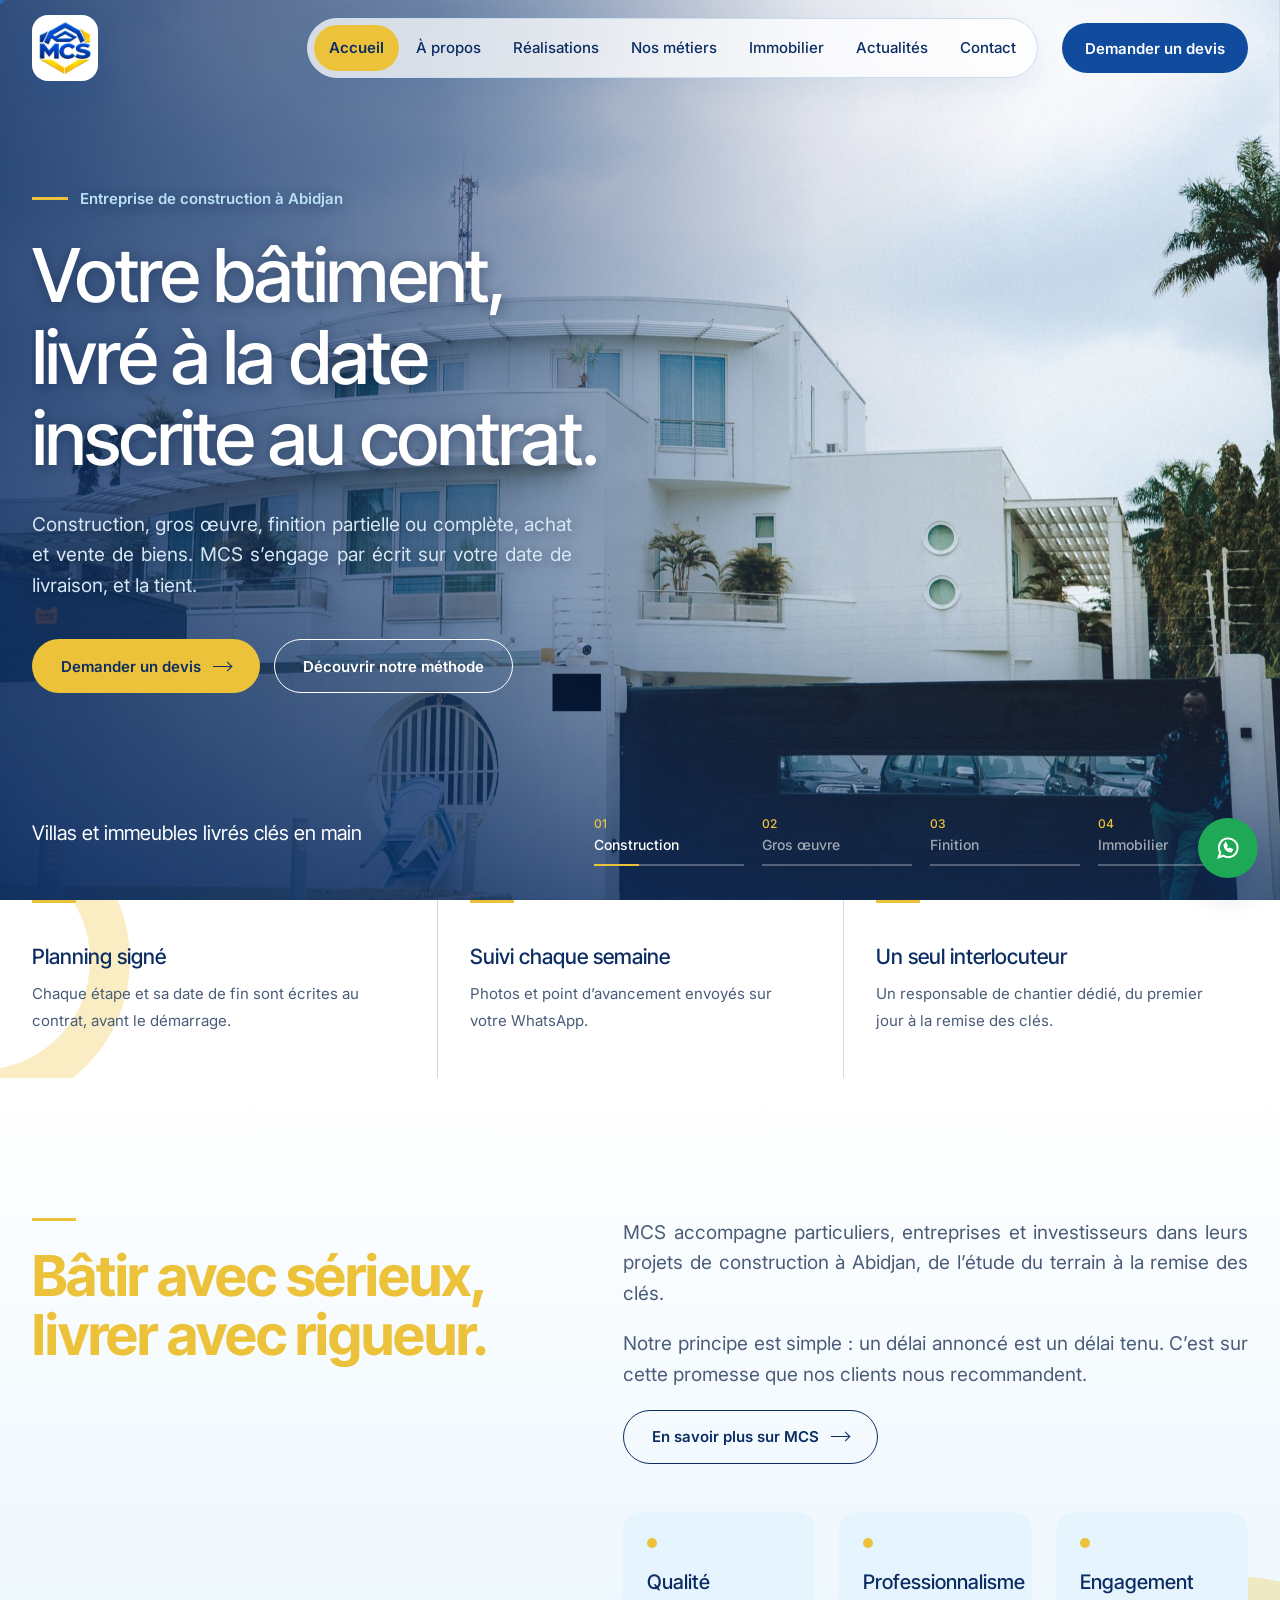
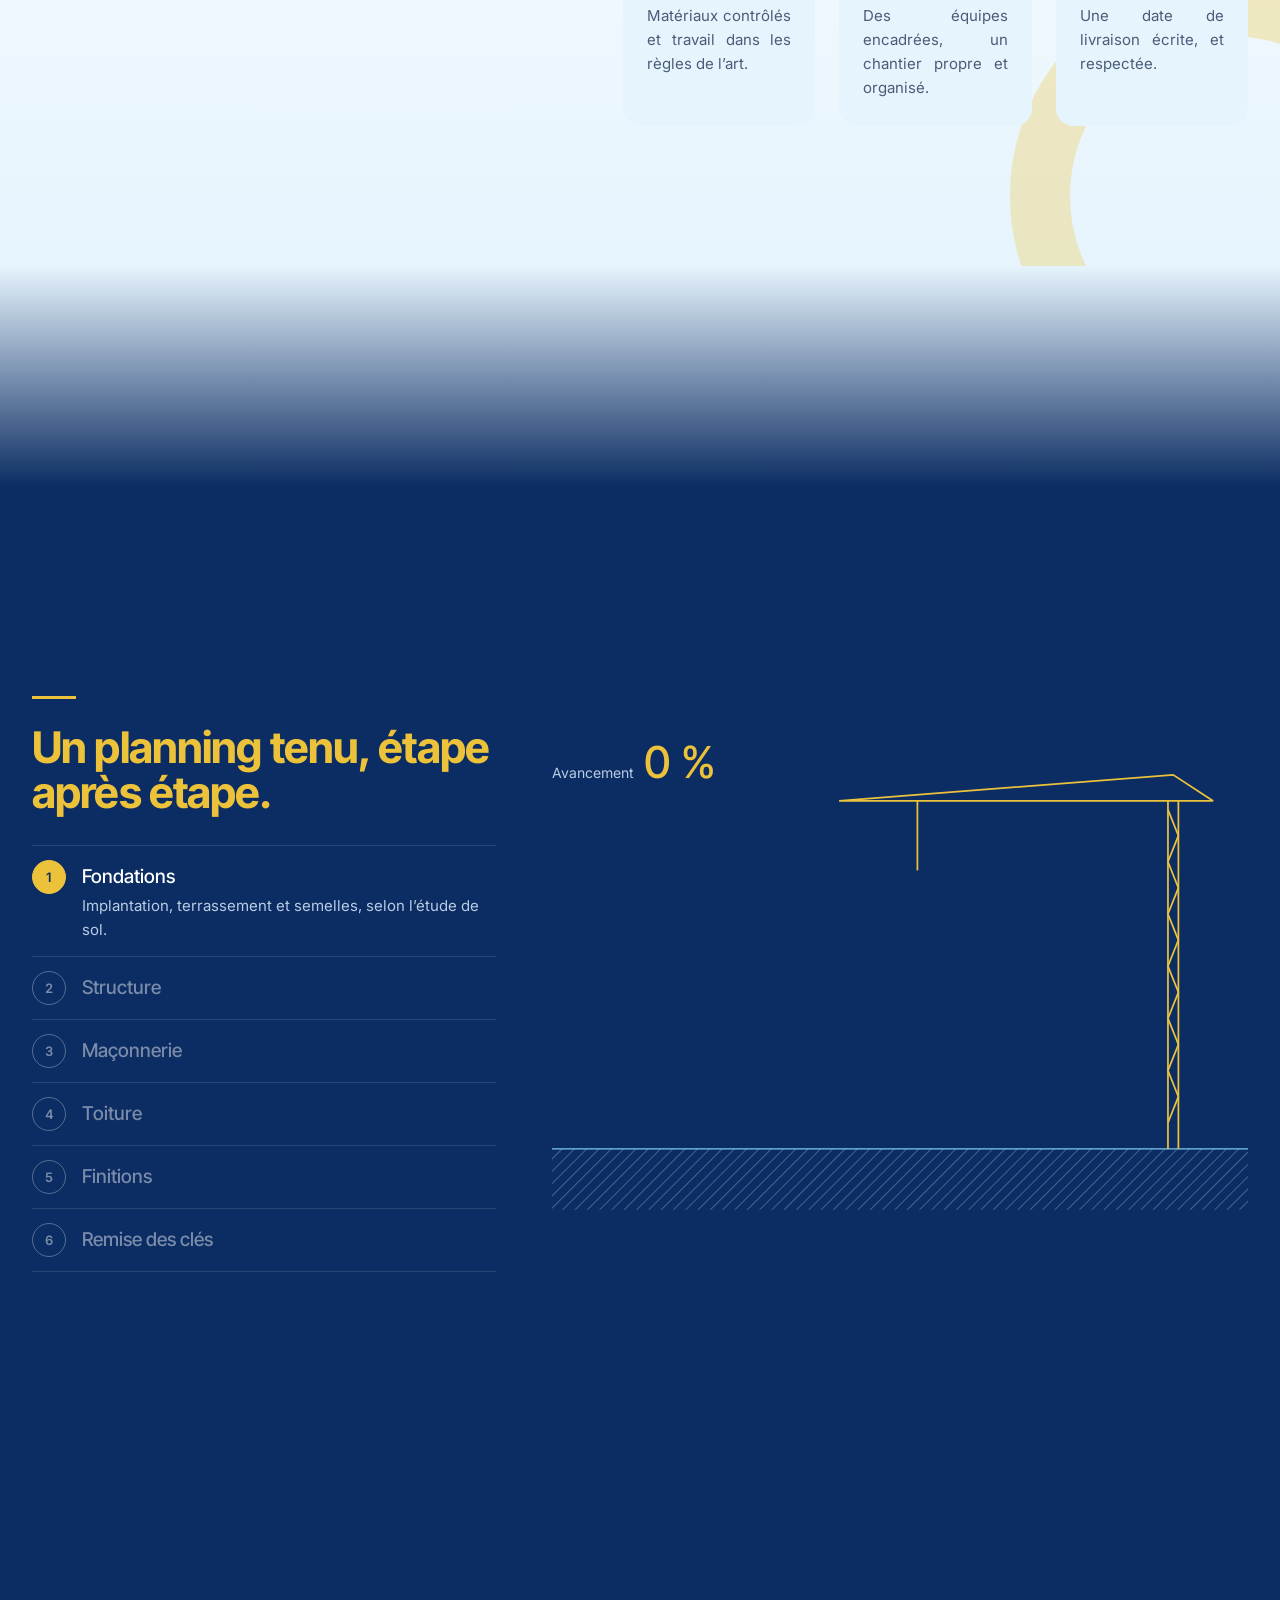
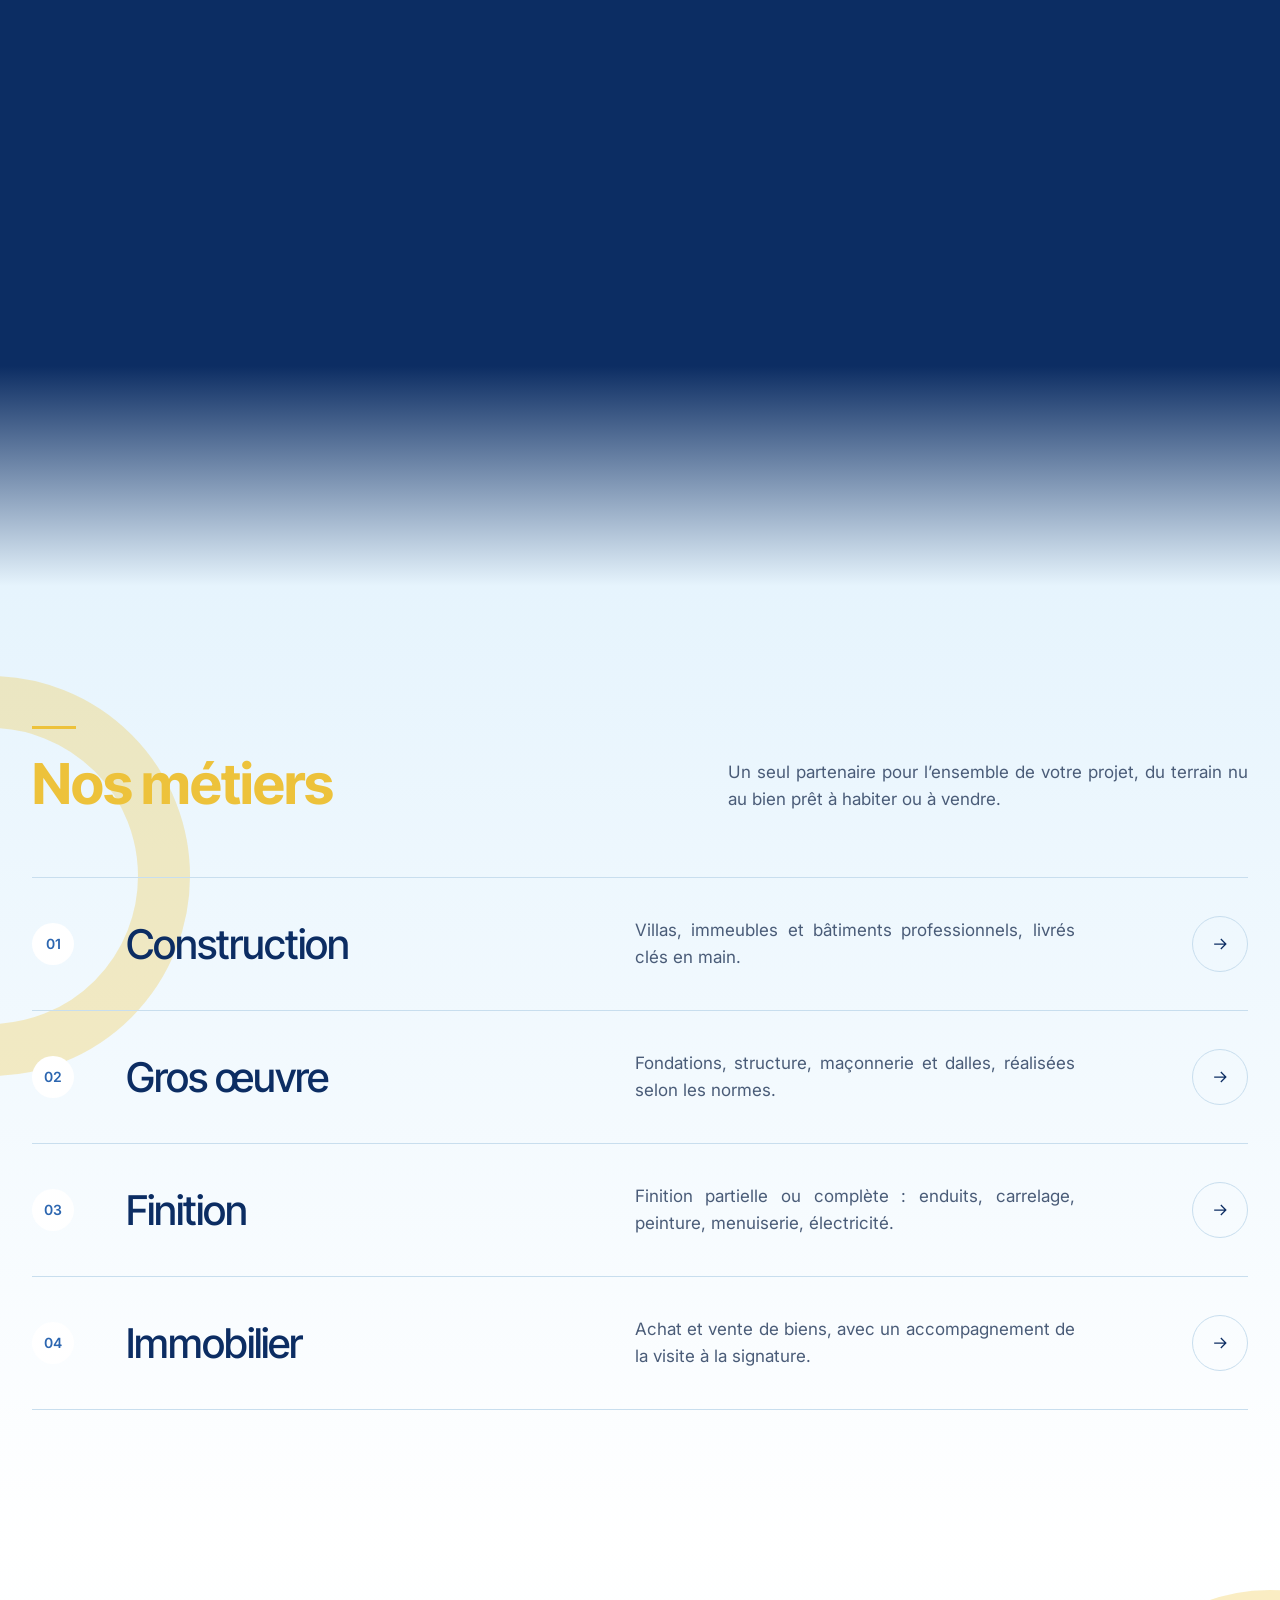
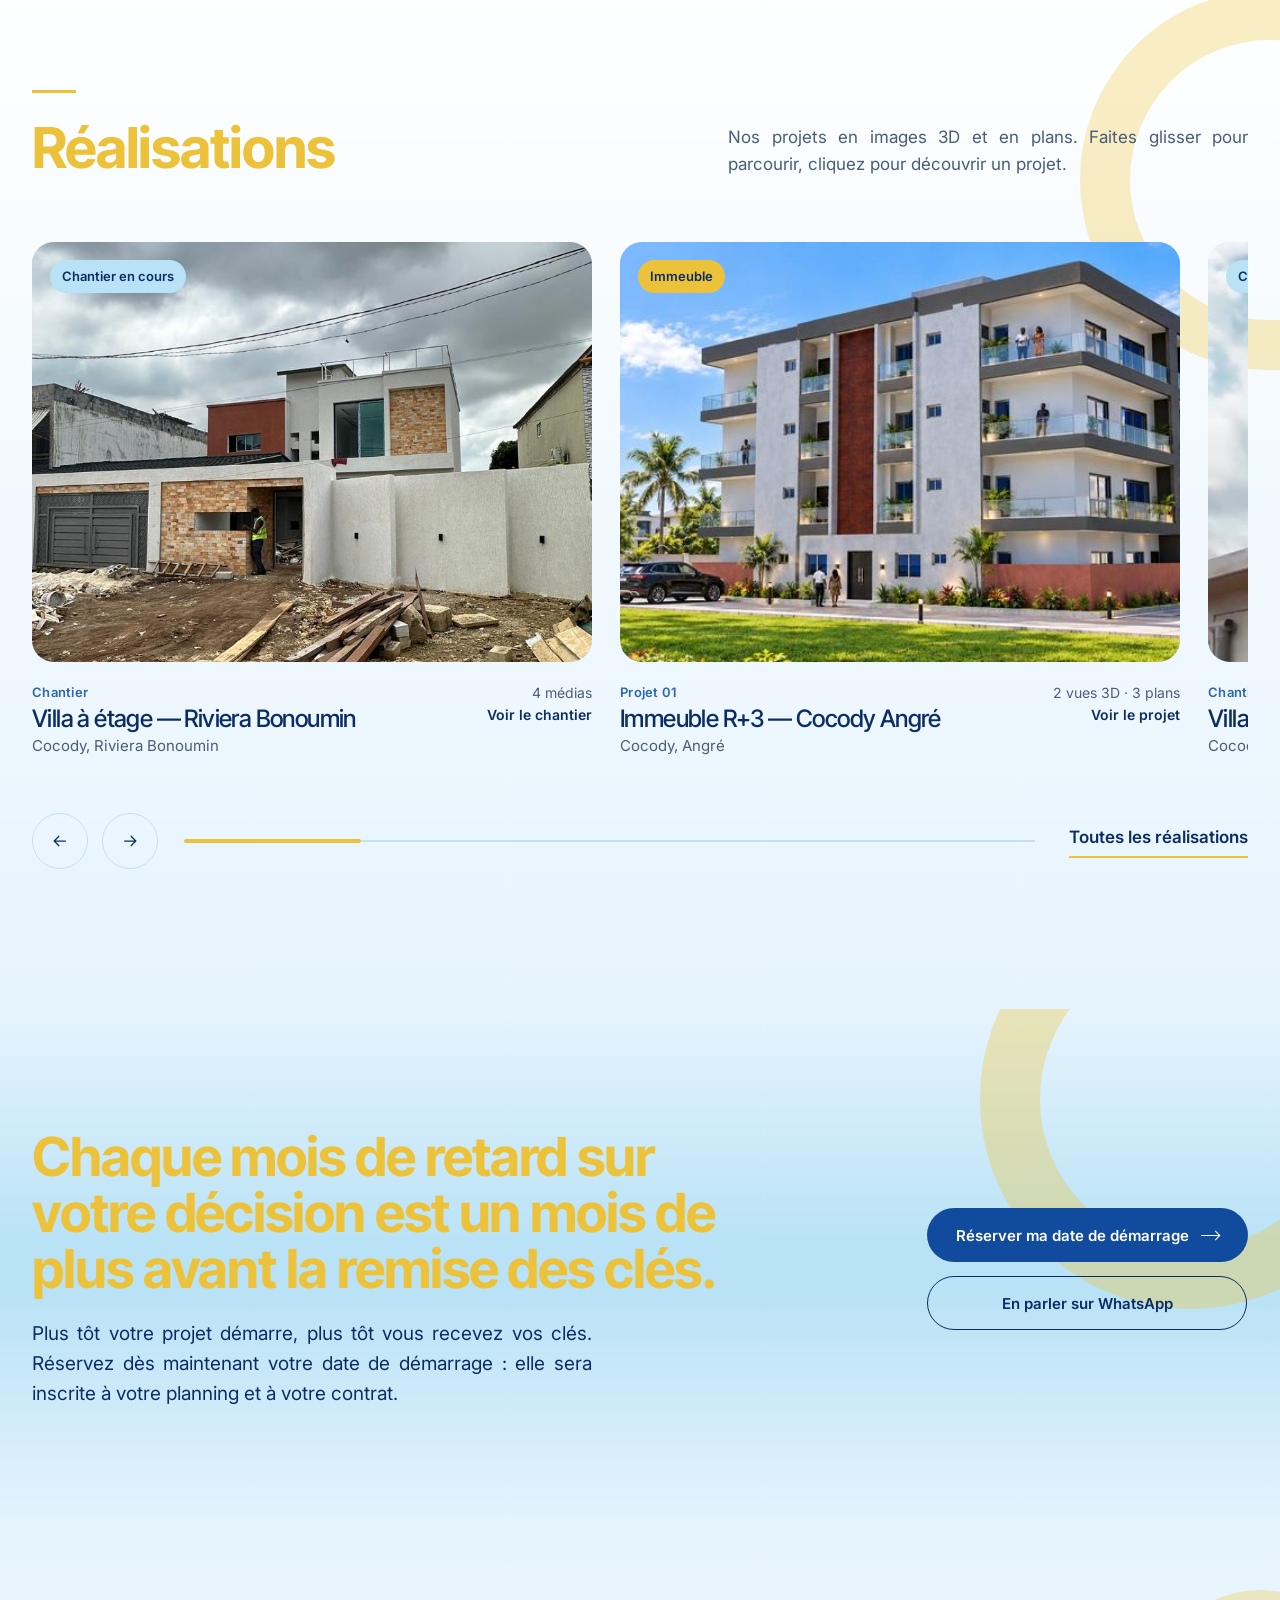
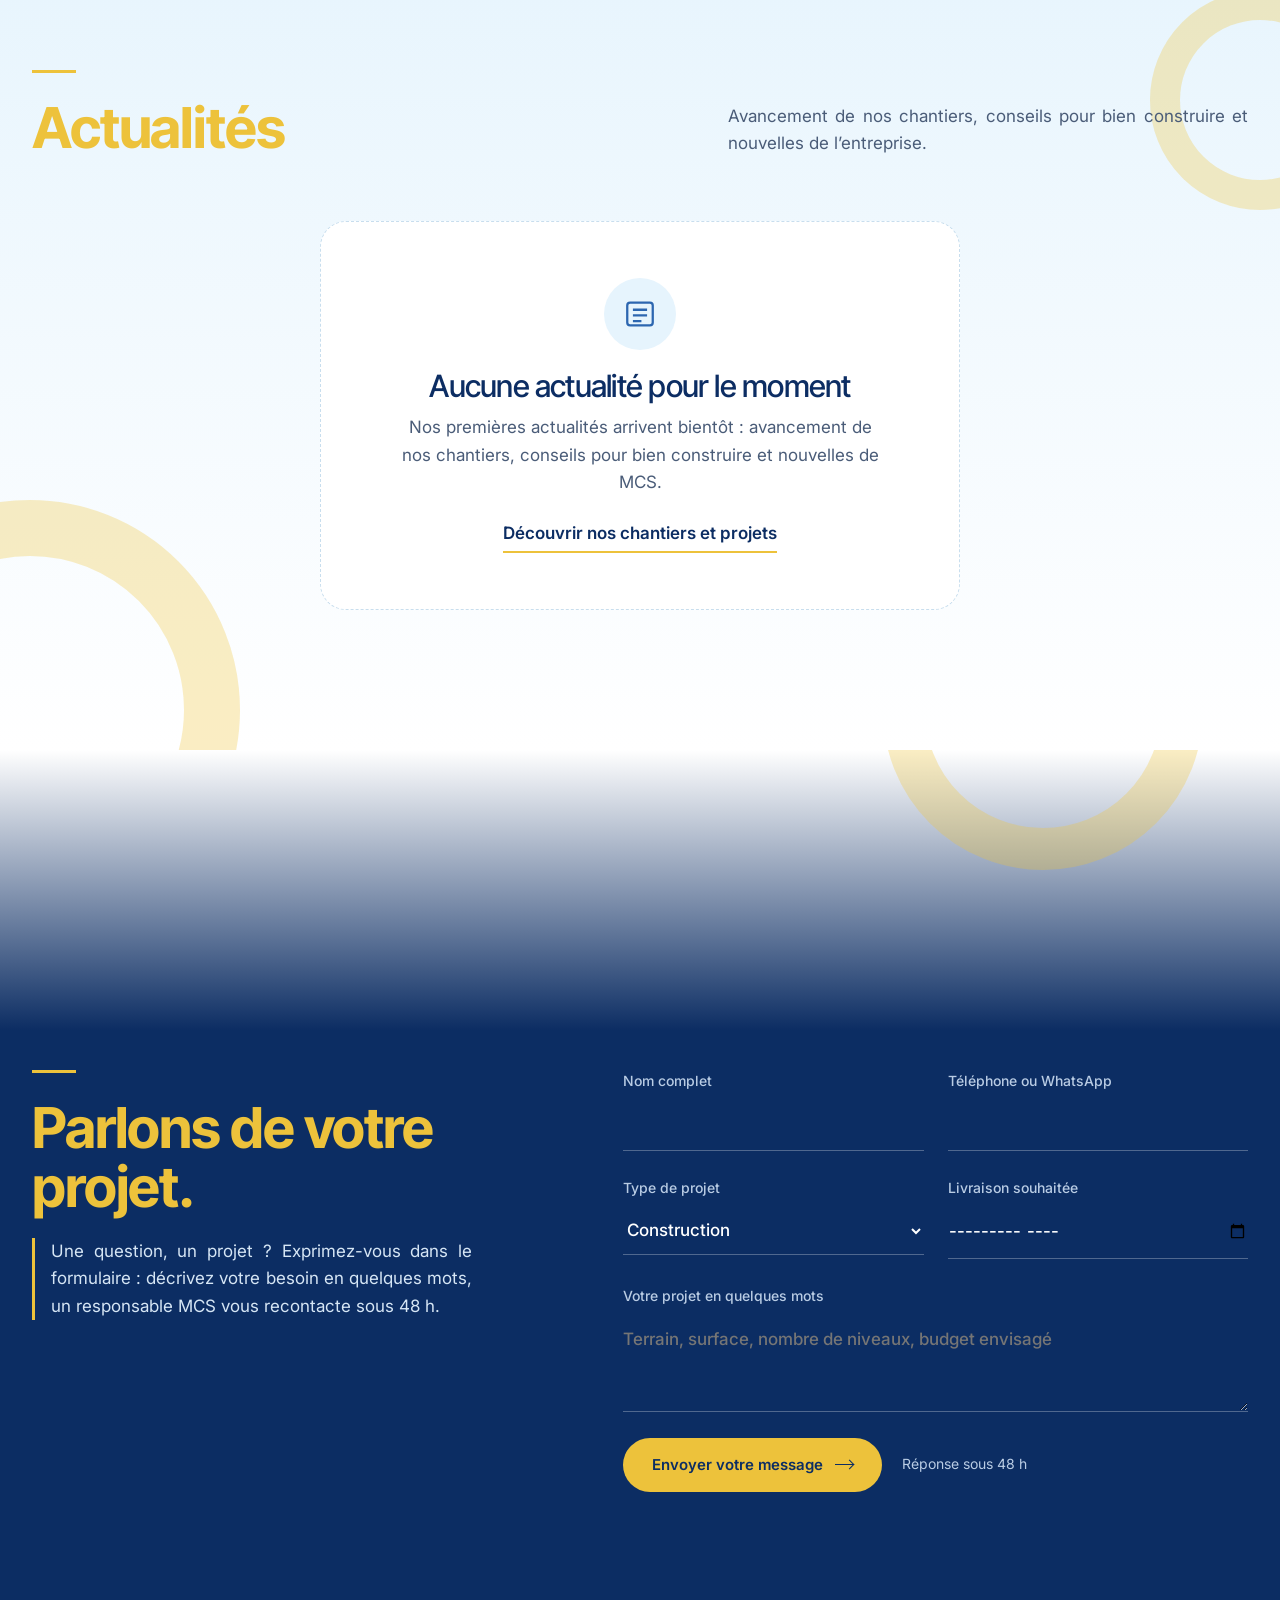
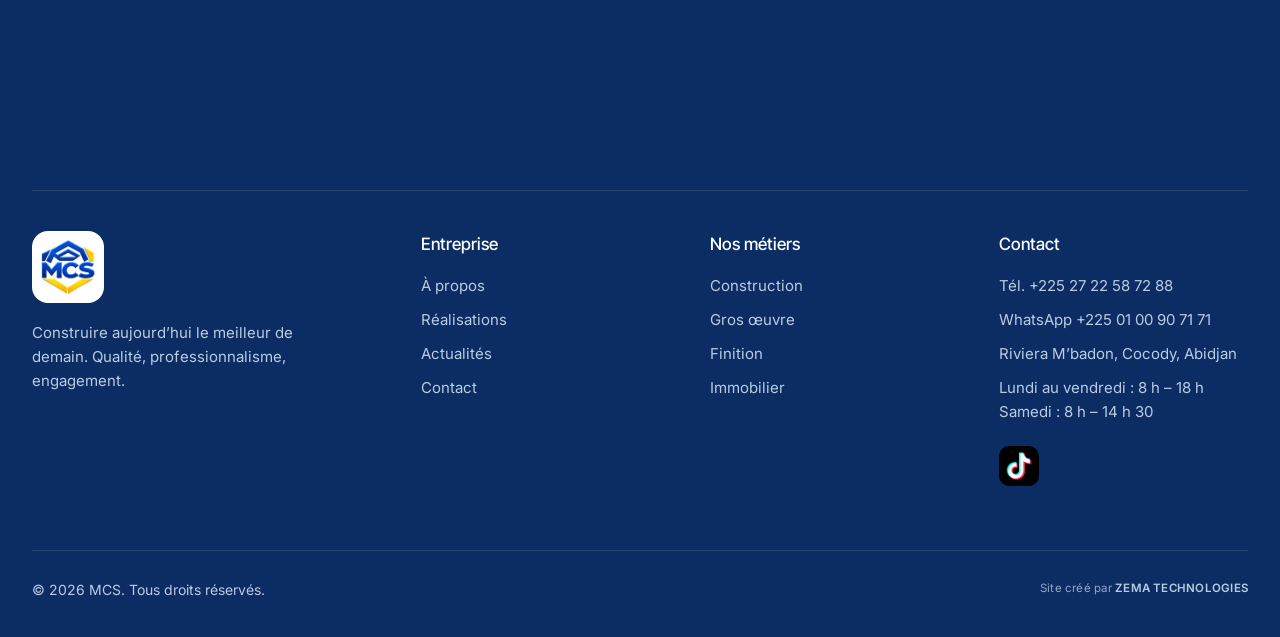
<file: index.html>
<!doctype html>
<html lang="fr">
<head>
<meta charset="utf-8">
<meta name="viewport" content="width=device-width, initial-scale=1, viewport-fit=cover">
<title>MCS — Construction, gros œuvre, finition et immobilier à Abidjan</title>
<meta name="description" content="MCS construit, réalise le gros œuvre et les finitions de vos bâtiments à Abidjan, et vous accompagne dans l’achat ou la vente de biens. Une date de livraison écrite au contrat, et tenue.">
<meta property="og:title" content="MCS — Construction, gros œuvre, finition et immobilier à Abidjan">
<meta property="og:description" content="MCS construit, réalise le gros œuvre et les finitions de vos bâtiments à Abidjan, et vous accompagne dans l’achat ou la vente de biens. Une date de livraison écrite au contrat, et tenue.">
<meta property="og:image" content="assets/img/logo-complet.jpg">
<meta name="theme-color" content="#0C2D63">
<link rel="icon" href="favicon.ico" sizes="any">
<link rel="icon" type="image/png" sizes="32x32" href="assets/img/favicon-32.png">
<link rel="icon" type="image/png" sizes="192x192" href="assets/img/icon-192.png">
<link rel="apple-touch-icon" href="assets/img/apple-touch-icon.png">
<link rel="manifest" href="site.webmanifest">
<meta name="theme-color" content="#114B9D">
<link rel="preconnect" href="https://fonts.googleapis.com">
<link rel="preconnect" href="https://fonts.gstatic.com" crossorigin>
<link href="https://fonts.googleapis.com/css2?family=Inter+Tight:wght@300;400;500;600;700&family=Inter:wght@400;500;600&display=swap" rel="stylesheet">
<link rel="stylesheet" href="assets/css/style.css?v=20261125">
</head>
<body class="charge" data-page="accueil">

<div class="chargement" id="chargement" aria-hidden="true">
  <div class="volet h"></div><div class="volet b"></div>
  <div class="centre"><div class="logo3d"><img src="assets/img/logo.png" alt=""></div><div class="jauge"><i id="jauge-chargement"></i></div></div>
</div>
<div class="point" aria-hidden="true"></div>
<div class="anneau" aria-hidden="true"><span></span></div>
<div class="apercu" aria-hidden="true"></div>

<header class="entete" id="entete">
  <div class="wrap">
    <a class="marque" href="index.html" aria-label="MCS, accueil" data-libelle="Accueil"><img src="assets/img/logo.png" alt="MCS"></a>
    <nav class="menu" id="menu" aria-label="Navigation principale">
      <span class="indic" aria-hidden="true"></span>
      <a href="index.html" data-page="accueil">Accueil</a><a href="a-propos.html" data-page="apropos">À propos</a><a href="realisations.html" data-page="realisations">Réalisations</a><a href="metiers.html" data-page="metiers">Nos métiers</a><a href="immobilier.html" data-page="immobilier">Immobilier</a><a href="actualites.html" data-page="actualites">Actualités</a><a href="contact.html" data-page="contact">Contact</a>
    </nav>
    <a class="btn btn-bleu" href="contact.html#formulaire" data-libelle="Devis">Demander un devis</a>
    <button class="burger" type="button" aria-label="Ouvrir le menu" aria-expanded="false" aria-controls="tiroir" id="burger"><span></span></button>
  </div>
</header>
<nav class="tiroir" id="tiroir" aria-label="Menu mobile">
  <a href="index.html" data-page="accueil">Accueil</a><a href="a-propos.html" data-page="apropos">À propos</a><a href="realisations.html" data-page="realisations">Réalisations</a><a href="metiers.html" data-page="metiers">Nos métiers</a><a href="immobilier.html" data-page="immobilier">Immobilier</a><a href="actualites.html" data-page="actualites">Actualités</a><a href="contact.html" data-page="contact">Contact</a>
  <a class="btn btn-jaune" href="contact.html#formulaire">Demander un devis</a>
</nav>

<main>
<section class="hero" id="accueil" aria-roledescription="carrousel" aria-label="MCS en images">
  <div id="slider">
  <div class="slide active" aria-roledescription="diapositive" aria-label="1 sur 4"><img src="assets/img/accueil/construction.jpg" alt="Grande villa blanche aux lignes arrondies" style="object-position:60% 60%" fetchpriority="high"></div>
  <div class="slide" aria-roledescription="diapositive" aria-label="2 sur 4"><img src="assets/img/accueil/gros-oeuvre.jpg" alt="Structure en béton armé en cours de construction" style="object-position:center 40%" loading="eager"></div>
  <div class="slide" aria-roledescription="diapositive" aria-label="3 sur 4"><img src="assets/img/accueil/finition.jpg" alt="Hall en marbre avec escalier en bois et garde-corps en verre" style="object-position:center 45%" loading="eager"></div>
  <div class="slide" aria-roledescription="diapositive" aria-label="4 sur 4"><img src="assets/img/accueil/immobilier.jpg" alt="Villa contemporaine avec terrasse et piscine" style="object-position:center 38%" loading="eager"></div>
  </div>
  <script>if(matchMedia("(max-width:700px)").matches){var _s=document.querySelectorAll("#slider .slide");if(_s.length>1){_s[0].classList.remove("active");_s[1].classList.add("active");}}</script>
  <div class="voile" aria-hidden="true"></div>
  <div class="wrap contenu">
    <div class="lieu"><i></i>Entreprise de construction à Abidjan</div>
    <h1><span class="ligne"><span>Votre bâtiment,</span></span><span class="ligne"><span>livré à la date</span></span><span class="ligne"><span>inscrite au contrat.</span></span></h1>
    <p class="chapo">Construction, gros œuvre, finition partielle ou complète, achat et vente de biens. MCS s’engage par écrit sur votre date de livraison, et la tient.</p>
    <div class="actions">
      <a class="btn btn-jaune" href="#contact" data-libelle="Devis">Demander un devis<i class="fleche"></i></a>
      <a class="btn btn-trait" href="#chantier" data-libelle="Voir">Découvrir notre méthode</a>
    </div>
  </div>
  <div class="bas"><div class="wrap"><div class="legendes" aria-live="polite"><p class="legende active">Villas et immeubles livrés clés en main</p><p class="legende">Fondations et structure réalisées selon les normes</p><p class="legende">Des intérieurs finis au détail près</p><p class="legende">Des biens sélectionnés, à acheter en toute confiance</p></div><div class="puces" id="puces"><button type="button" aria-label="Voir : Construction" class="courant"><span>01</span>Construction<i></i></button><button type="button" aria-label="Voir : Gros œuvre"><span>02</span>Gros œuvre<i></i></button><button type="button" aria-label="Voir : Finition"><span>03</span>Finition<i></i></button><button type="button" aria-label="Voir : Immobilier"><span>04</span>Immobilier<i></i></button></div></div></div>
</section>

<section class="engagements-bande">
  <span class="arc" style="width:300px;height:300px;border-width:40px;left:-170px;top:-90px" aria-hidden="true"></span>
  <div class="wrap">
    <div class="engagements">
      <div><b>Planning signé</b><span>Chaque étape et sa date de fin sont écrites au contrat, avant le démarrage.</span></div>
      <div><b>Suivi chaque semaine</b><span>Photos et point d’avancement envoyés sur votre WhatsApp.</span></div>
      <div><b>Un seul interlocuteur</b><span>Un responsable de chantier dédié, du premier jour à la remise des clés.</span></div>
    </div>
  </div>
</section>

<section class="apropos bloc" id="apropos">
  <span class="arc" style="width:440px;height:440px;border-width:60px;right:-170px;bottom:-150px" aria-hidden="true"></span>
  <div class="wrap">
    <div><span class="regle"></span><h2 class="revele">Bâtir avec sérieux, livrer avec rigueur.</h2></div>
    <div class="texte revele">
      <p>MCS accompagne particuliers, entreprises et investisseurs dans leurs projets de construction à Abidjan, de l’étude du terrain à la remise des clés.</p>
      <p>Notre principe est simple : un délai annoncé est un délai tenu. C’est sur cette promesse que nos clients nous recommandent.</p>
      <a class="btn btn-trait" href="a-propos.html" data-libelle="Voir">En savoir plus sur MCS<i class="fleche"></i></a>
      <div class="valeurs">
        <div><b>Qualité</b><span>Matériaux contrôlés et travail dans les règles de l’art.</span></div>
        <div><b>Professionnalisme</b><span>Des équipes encadrées, un chantier propre et organisé.</span></div>
        <div><b>Engagement</b><span>Une date de livraison écrite, et respectée.</span></div>
      </div>
    </div>
  </div>
</section>

<div class="fondu vers-nuit" aria-hidden="true"></div>
<section class="chantier sombre" id="chantier" aria-labelledby="titre-chantier">
  <div class="scene">
    <div class="wrap">
      <div>
        <span class="regle"></span>
        <h2 id="titre-chantier">Un planning tenu, étape après étape.</h2>
        <ol class="phases" id="phases">
          <li><span class="pastille">1</span><span><b>Fondations</b><span class="desc">Implantation, terrassement et semelles, selon l’étude de sol.</span></span></li>
          <li><span class="pastille">2</span><span><b>Structure</b><span class="desc">Poteaux, poutres et dalles en béton armé.</span></span></li>
          <li><span class="pastille">3</span><span><b>Maçonnerie</b><span class="desc">Élévation des murs, niveau par niveau.</span></span></li>
          <li><span class="pastille">4</span><span><b>Toiture</b><span class="desc">Dalle de toiture, acrotère et étanchéité.</span></span></li>
          <li><span class="pastille">5</span><span><b>Finitions</b><span class="desc">Menuiseries, enduits, peinture, électricité et aménagements.</span></span></li>
          <li><span class="pastille">6</span><span><b>Remise des clés</b><span class="desc">Réception avec vous, à la date inscrite au contrat.</span></span></li>
        </ol>
      </div>
      <div class="facade">
        <div class="avance">Avancement <b id="pct">0 %</b></div>
        <div class="livre" id="livre"><svg width="18" height="18" viewBox="0 0 24 24" fill="none" stroke="#0C2D63" stroke-width="3" aria-hidden="true"><path d="M5 12l5 5 9-10"/></svg>Livré à la date du contrat</div>
        <svg viewBox="0 0 800 560" role="img" aria-label="Façade d’un bâtiment qui se construit étape par étape">
          <defs>
            <pattern id="hachure" width="10" height="10" patternUnits="userSpaceOnUse" patternTransform="rotate(45)"><path d="M0 0V10" stroke="rgba(185,226,246,.35)" stroke-width="2"/></pattern>
            <pattern id="blocs" width="40" height="16" patternUnits="userSpaceOnUse"><path d="M0 16H40M0 8H40M20 0V8M0 8V16M40 8V16" stroke="rgba(124,200,239,.35)" stroke-width="1" fill="none"/></pattern>
            <linearGradient id="verre" x1="0" y1="0" x2="1" y2="1"><stop offset="0" stop-color="#B9E2F6"/><stop offset="1" stop-color="#2C66B0"/></linearGradient>
          </defs>
          <rect x="0" y="470" width="800" height="70" fill="url(#hachure)"/>
          <path d="M0 470H800" stroke="#7CC8EF" stroke-width="1.5"/>

          <g class="grue" id="grue" stroke="#EDC23B" stroke-width="2" fill="none">
            <path class="t" data-p="0" d="M720 470V70"/><path class="t" data-p="0" d="M708 470V70"/>
            <path class="t" data-p="0" d="M708 440L720 410L708 380L720 350L708 320L720 290L708 260L720 230L708 200L720 170L708 140L720 110L708 80"/>
            <path class="t" data-p="0" d="M760 70H330M330 70L714 40L760 70"/>
            <path class="t" data-p="0" d="M420 70V150"/>
          </g>

          <g data-p="0">
            <path class="t" d="M130 455H670V470H130Z" stroke="#B9E2F6" stroke-width="1.5" fill="none"/>
            <path class="t" d="M145 470V502H195V470M285 470V502H335V470M425 470V502H475V470M565 470V502H615V470" stroke="#B9E2F6" stroke-width="1.5" fill="none"/>
            <rect class="r" x="130" y="455" width="540" height="15" fill="url(#hachure)"/>
          </g>

          <g data-p="1" stroke="#7CC8EF" stroke-width="1.5" fill="none">
            <path class="t" d="M163 455V200M177 455V200M303 455V200M317 455V200M443 455V200M457 455V200M583 455V200M597 455V200"/>
            <path class="t" d="M140 330H660M140 344H660M140 200H660M140 214H660"/>
            <path class="t" d="M140 200V344M660 200V344"/>
          </g>
          <g data-p="1" class="echafaudage" id="echaf" stroke="rgba(237,194,59,.75)" stroke-width="1.2" fill="none">
            <path class="t" d="M110 470V180M690 470V180M110 400H130M110 330H130M110 260H130M110 190H130M670 400H690M670 330H690M670 260H690M670 190H690M110 400L130 330M670 260L690 190"/>
          </g>

          <g data-p="2">
            <rect class="r" x="177" y="344" width="126" height="111" fill="url(#blocs)"/>
            <rect class="r" x="317" y="344" width="126" height="111" fill="url(#blocs)"/>
            <rect class="r" x="457" y="344" width="126" height="111" fill="url(#blocs)"/>
            <rect class="r" x="177" y="214" width="126" height="116" fill="url(#blocs)"/>
            <rect class="r" x="317" y="214" width="126" height="116" fill="url(#blocs)"/>
            <rect class="r" x="457" y="214" width="126" height="116" fill="url(#blocs)"/>
          </g>

          <g data-p="3" stroke="#B9E2F6" stroke-width="1.5" fill="none">
            <path class="t" d="M126 186H674V200H126Z"/>
            <path class="t" d="M126 186V166H140V186M660 186V166H674V186M126 166H674"/>
            <path class="t" d="M470 166V120H600V166"/>
            <rect class="r" x="126" y="166" width="548" height="34" fill="rgba(185,226,246,.12)" stroke="none"/>
          </g>

          <g data-p="4">
            <rect class="r" x="140" y="214" width="520" height="241" fill="#F4F8FC"/>
            <rect class="r" x="140" y="200" width="520" height="14" fill="#0C2D63"/>
            <rect class="r" x="140" y="330" width="520" height="14" fill="#0C2D63"/>
            <rect class="r" x="126" y="166" width="548" height="34" fill="#0C2D63"/>
            <rect class="r" x="470" y="120" width="130" height="46" fill="#DCE9F4"/>
            <rect class="r" x="485" y="130" width="100" height="26" fill="url(#verre)"/>
            <rect class="r" x="190" y="236" width="100" height="78" fill="url(#verre)"/>
            <rect class="r" x="330" y="236" width="230" height="78" fill="url(#verre)"/>
            <rect class="r" x="190" y="366" width="100" height="70" fill="url(#verre)"/>
            <rect class="r" x="470" y="366" width="90" height="70" fill="url(#verre)"/>
            <rect class="r" x="350" y="366" width="70" height="89" fill="#114B9D"/>
            <rect class="r" x="330" y="352" width="110" height="8" fill="#EDC23B"/>
            <path class="t" d="M330 296H560M330 288V314M375 288V314M420 288V314M465 288V314M510 288V314M560 288V314" stroke="#0C2D63" stroke-width="2.5" fill="none"/>
            <path class="t" d="M445 236V314M240 236V314" stroke="#F4F8FC" stroke-width="3" fill="none"/>
            <circle class="r" cx="320" cy="390" r="5" fill="#EDC23B"/><circle class="r" cx="450" cy="390" r="5" fill="#EDC23B"/>
            <rect class="r" x="150" y="440" width="34" height="15" rx="7" fill="#2F7A4D"/><rect class="r" x="616" y="440" width="34" height="15" rx="7" fill="#2F7A4D"/>
          </g>

          <g data-p="5">
            <circle class="r" cx="400" cy="92" r="30" fill="#EDC23B"/>
            <path class="t" d="M386 92l10 10 18-20" stroke="#0C2D63" stroke-width="4" fill="none" stroke-linecap="round"/>
          </g>
        </svg>
      </div>
    </div>
  </div>
</section>
<div class="fondu vers-brume" aria-hidden="true"></div>

<section class="metiers bloc" id="metiers">
  <span class="arc" style="width:400px;height:400px;border-width:52px;left:-210px;top:90px" aria-hidden="true"></span>
  <div class="wrap">
    <div class="entete-section"><div><span class="regle"></span><h2 class="revele">Nos métiers</h2></div><p class="revele">Un seul partenaire pour l’ensemble de votre projet, du terrain nu au bien prêt à habiter ou à vendre.</p></div>
    <div class="liste-metiers">
      <a class="metier" href="metiers.html" data-apercu="1" data-libelle="Voir"><span class="n">01</span><h3>Construction</h3><p>Villas, immeubles et bâtiments professionnels, livrés clés en main.</p><span class="rond"><svg width="20" height="20" viewBox="0 0 24 24" fill="none" stroke="#0C2D63" stroke-width="1.5" aria-hidden="true"><path d="M5 12h14M13 6l6 6-6 6"/></svg></span></a>
      <a class="metier" href="metiers.html" data-apercu="2" data-libelle="Voir"><span class="n">02</span><h3>Gros œuvre</h3><p>Fondations, structure, maçonnerie et dalles, réalisées selon les normes.</p><span class="rond"><svg width="20" height="20" viewBox="0 0 24 24" fill="none" stroke="#0C2D63" stroke-width="1.5" aria-hidden="true"><path d="M5 12h14M13 6l6 6-6 6"/></svg></span></a>
      <a class="metier" href="metiers.html" data-apercu="3" data-libelle="Voir"><span class="n">03</span><h3>Finition</h3><p>Finition partielle ou complète : enduits, carrelage, peinture, menuiserie, électricité.</p><span class="rond"><svg width="20" height="20" viewBox="0 0 24 24" fill="none" stroke="#0C2D63" stroke-width="1.5" aria-hidden="true"><path d="M5 12h14M13 6l6 6-6 6"/></svg></span></a>
      <a class="metier" href="immobilier.html" data-apercu="4" data-libelle="Voir"><span class="n">04</span><h3>Immobilier</h3><p>Achat et vente de biens, avec un accompagnement de la visite à la signature.</p><span class="rond"><svg width="20" height="20" viewBox="0 0 24 24" fill="none" stroke="#0C2D63" stroke-width="1.5" aria-hidden="true"><path d="M5 12h14M13 6l6 6-6 6"/></svg></span></a>
    </div>
  </div>
</section>

<section class="realisations bloc" id="realisations">
  <span class="arc" style="width:380px;height:380px;border-width:50px;right:-180px;top:40px" aria-hidden="true"></span>
  <div class="wrap">
    <div class="entete-section"><div><span class="regle"></span><h2 class="revele">Réalisations</h2></div><p class="revele">Nos projets en images 3D et en plans. Faites glisser pour parcourir, cliquez pour découvrir un projet.</p></div>
    <div class="piste-proj" id="piste" data-rendu="projets-piste" data-limite="20"></div>
    <div class="commandes">
      <button type="button" id="gauche" aria-label="Réalisation précédente"><svg width="20" height="20" viewBox="0 0 24 24" fill="none" stroke="currentColor" stroke-width="1.5" aria-hidden="true"><path d="M19 12H5M11 6l-6 6 6 6"/></svg></button>
      <button type="button" id="droite" aria-label="Réalisation suivante"><svg width="20" height="20" viewBox="0 0 24 24" fill="none" stroke="currentColor" stroke-width="1.5" aria-hidden="true"><path d="M5 12h14M13 6l6 6-6 6"/></svg></button>
      <div class="jauge" aria-hidden="true"><i id="jauge"></i></div>
      <a class="lien-tout" href="realisations.html">Toutes les réalisations</a>
    </div>
  </div>
</section>

<section class="decision">
  <div class="wrap">
    <div>
      <h2 class="revele">Chaque mois de retard sur votre décision est un mois de plus avant la remise des clés.</h2>
      <p class="revele">Plus tôt votre projet démarre, plus tôt vous recevez vos clés. Réservez dès maintenant votre date de démarrage : elle sera inscrite à votre planning et à votre contrat.</p>
    </div>
    <div class="actions-decision revele">
      <a class="btn btn-bleu" href="contact.html#formulaire" data-libelle="Réserver">Réserver ma date de démarrage<i class="fleche"></i></a>
      <a class="btn btn-trait" data-lien="whatsapp" href="contact.html#formulaire" data-libelle="WhatsApp">En parler sur WhatsApp</a>
    </div>
  </div>
</section>

<section class="actualites bloc" id="actualites">
  <span class="arc" style="width:420px;height:420px;border-width:56px;left:-180px;bottom:-170px" aria-hidden="true"></span><span class="arc" style="width:220px;height:220px;border-width:30px;right:-90px;top:60px" aria-hidden="true"></span>
  <div class="wrap">
    <div class="entete-section"><div><span class="regle"></span><h2 class="revele">Actualités</h2></div><p class="revele">Avancement de nos chantiers, conseils pour bien construire et nouvelles de l’entreprise.</p></div>
    <div class="grille-actu" data-rendu="articles" data-limite="3"></div>
    <p style="margin:48px 0 0"><a class="lien-tout" href="actualites.html">Toutes les actualités</a></p>
  </div>
</section>

<section class="contact bloc sombre" id="contact">
  <span id="formulaire"></span>
  <span class="arc" style="width:320px;height:320px;border-width:42px;right:6%;top:-200px" aria-hidden="true"></span>
  <div class="wrap">
    <div>
      <span class="regle"></span>
      <h2>Parlons de votre projet.</h2>
      <p class="invite-form">Une question, un projet ? Exprimez-vous dans le formulaire : décrivez votre besoin en quelques mots, un responsable MCS vous recontacte sous <span data-info="delaiReponse">48 h</span>.</p>
    </div>
    <form class="form" id="form" novalidate data-sujet="Demande de devis depuis le site MCS">
      <label>Nom complet<input name="nom" autocomplete="name" required></label>
      <label>Téléphone ou WhatsApp<input name="tel" type="tel" autocomplete="tel" required></label>
      <label>Type de projet<select name="projet"><option value="construction">Construction</option><option value="gros-oeuvre">Gros œuvre</option><option value="finition">Finition</option><option value="immobilier">Achat ou vente de bien</option></select></label>
      <label>Livraison souhaitée<input name="date" type="month"></label>
      <label class="plein">Votre projet en quelques mots<textarea name="message" placeholder="Terrain, surface, nombre de niveaux, budget envisagé"></textarea></label>
      <div class="envoi plein"><button class="btn btn-jaune" type="submit" data-libelle="Envoyer">Envoyer votre message<i class="fleche"></i></button><span class="note">Réponse sous <span data-info="delaiReponse">48 h</span></span></div>
      <p class="msg" aria-live="polite"></p>
    </form>
  </div>
</section>
</main>

<footer>
  <div class="wrap">
    <div class="colonnes">
      <div><img class="logo-pied" src="assets/img/logo.png" alt="MCS"><p style="margin:0;max-width:300px"><span data-info="slogan">Construire aujourd’hui le meilleur de demain.</span> Qualité, professionnalisme, engagement.</p></div>
      <div><h4>Entreprise</h4><ul><li><a href="a-propos.html">À propos</a></li><li><a href="realisations.html">Réalisations</a></li><li><a href="actualites.html">Actualités</a></li><li><a href="contact.html">Contact</a></li></ul></div>
      <div><h4>Nos métiers</h4><ul><li><a href="metiers.html">Construction</a></li><li><a href="metiers.html">Gros œuvre</a></li><li><a href="metiers.html">Finition</a></li><li><a href="immobilier.html">Immobilier</a></li></ul></div>
      <div><h4>Contact</h4><ul><li>Tél. <a data-lien="tel" data-info="telephone" href="contact.html">[Numéro]</a></li><li>WhatsApp <a data-lien="whatsapp" data-info="whatsappAffiche" href="contact.html">[WhatsApp]</a></li><li data-si="email"><a data-lien="email" data-info="email" href="contact.html">[Adresse email]</a></li><li data-info="adresse">[Adresse], Abidjan</li><li class="horaires" data-info="horaires">[Horaires]</li></ul><div class="reseaux"><a data-reseau="facebook" href="#">Facebook</a><a data-reseau="instagram" href="#">Instagram</a><a data-reseau="linkedin" href="#">LinkedIn</a><a class="reseau-ico" data-reseau="tiktok" href="#" aria-label="MCS sur TikTok" title="TikTok"><img src="assets/img/tiktok.png" alt="TikTok" width="40" height="40"></a></div></div>
    </div>
    <div class="bas"><span>© <span class="annee">2026</span> MCS. Tous droits réservés.</span><span class="signature">Site créé par <a href="https://www.zematechnologies.com" target="_blank" rel="noopener">ZEMA TECHNOLOGIES</a></span></div>
  </div>
</footer>

<a class="wa" data-lien="whatsapp" href="contact.html#formulaire" aria-label="Écrire à MCS sur WhatsApp" data-libelle="WhatsApp"><svg width="28" height="28" viewBox="0 0 24 24" fill="none" stroke="#fff" stroke-width="1.7" aria-hidden="true"><path d="M4 20l1.4-4A8 8 0 1 1 8 18.6z"/><path d="M9 9.5c0 3 2.5 5.5 5.5 5.5l1-1.5-2-1-1 1c-1-.5-2-1.5-2.5-2.5l1-1-1-2z"/></svg></a>

<script src="assets/js/donnees.js?v=20261125"></script>
<script src="assets/js/config.js"></script>
<script src="assets/js/store.js"></script>
<script src="assets/js/main.js?v=20261125b"></script>
</body>
</html>
</file>
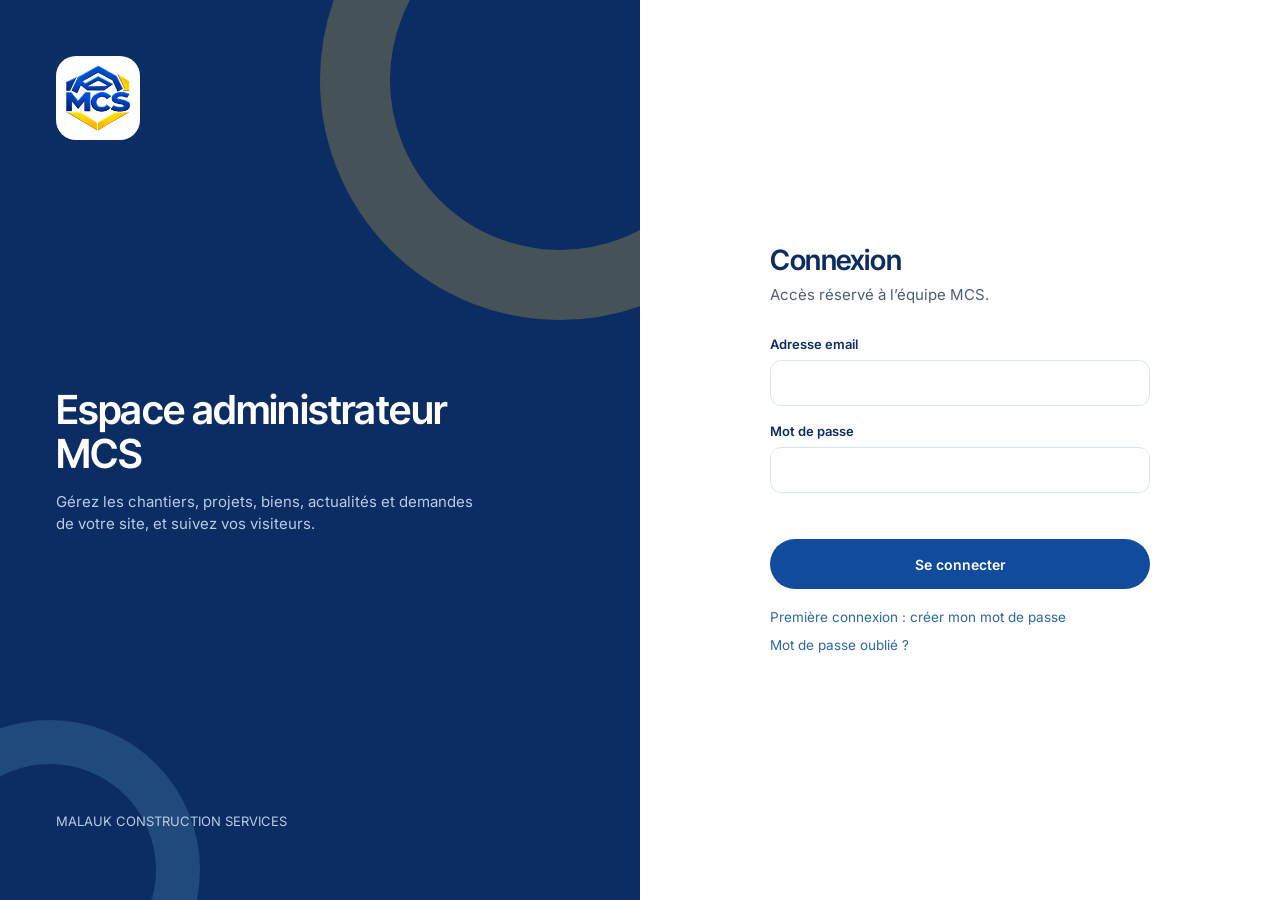
<file: admin/index.html>
<!doctype html>
<html lang="fr">
<head>
<meta charset="utf-8">
<meta name="viewport" content="width=device-width, initial-scale=1">
<meta name="robots" content="noindex, nofollow">
<title>Administration MCS</title>
<link rel="icon" href="../favicon.ico" sizes="any">
<link rel="icon" type="image/png" sizes="32x32" href="../assets/img/favicon-32.png">
<link rel="apple-touch-icon" href="../assets/img/apple-touch-icon.png">
<link rel="preconnect" href="https://fonts.googleapis.com">
<link rel="preconnect" href="https://fonts.gstatic.com" crossorigin>
<link href="https://fonts.googleapis.com/css2?family=Inter+Tight:wght@400;500;600;700&family=Inter:wght@400;500;600;700&display=swap" rel="stylesheet">
<link rel="stylesheet" href="admin.css">
</head>
<body>

<!-- Connexion -->
<div class="ecran-connexion" id="connexion" hidden>
  <div class="visuel">
    <img src="../assets/img/logo.png" alt="MCS">
    <div>
      <h1>Espace administrateur MCS</h1>
      <p>Gérez les chantiers, projets, biens, actualités et demandes de votre site, et suivez vos visiteurs.</p>
    </div>
    <p style="font-size:13px">MALAUK CONSTRUCTION SERVICES</p>
  </div>
  <div class="formulaire">
    <form class="carte-connexion" id="form-connexion" autocomplete="on">
      <h2 id="c-titre">Connexion</h2>
      <p id="c-intro">Accès réservé à l’équipe MCS.</p>
      <div class="champ" id="z-email"><label for="c-id">Adresse email</label><input id="c-id" name="email" type="email" autocomplete="username" required></div>
      <div class="champ" id="z-mdp"><label for="c-mdp">Mot de passe</label><input id="c-mdp" name="mdp" type="password" autocomplete="current-password" minlength="8" required></div>
      <div class="champ" id="z-mdp2" hidden><label for="c-mdp2">Confirmer le mot de passe</label><input id="c-mdp2" name="mdp2" type="password" autocomplete="new-password" minlength="8"></div>
      <p class="erreur" id="c-erreur" aria-live="polite"></p>
      <p class="succes" id="c-ok" aria-live="polite"></p>
      <button class="btn btn-bleu" type="submit" id="c-bouton">Se connecter</button>
      <div class="liens-connexion" id="c-liens">
        <a href="#" data-mode="creation">Première connexion : créer mon mot de passe</a>
        <a href="#" data-mode="oubli">Mot de passe oublié ?</a>
        <a href="#" data-mode="connexion" hidden>← Retour à la connexion</a>
      </div>
    </form>
  </div>
</div>

<!-- Application -->
<div class="app" id="app" hidden>
  <aside class="barre" id="barre">
    <div class="marque"><img src="../assets/img/logo.png" alt=""><div><b>MCS Admin</b><small>Malauk Construction Services</small></div></div>
    <nav id="nav"></nav>
    <div class="bas"><b id="u-nom"></b><span id="u-role"></span></div>
  </aside>
  <div class="principal">
    <header class="haut">
      <button class="burger" id="burger" aria-label="Menu"><svg width="20" height="20" viewBox="0 0 24 24" fill="none" stroke="currentColor" stroke-width="2"><path d="M4 7h16M4 12h16M4 17h16"/></svg></button>
      <h1 id="titre-page">Tableau de bord</h1>
      <a class="btn btn-trait btn-petit" href="../index.html" target="_blank" rel="noopener">Voir le site
        <svg width="14" height="14" viewBox="0 0 24 24" fill="none" stroke="currentColor" stroke-width="2"><path d="M14 4h6v6M20 4l-9 9M19 14v5a1 1 0 0 1-1 1H5a1 1 0 0 1-1-1V6a1 1 0 0 1 1-1h5"/></svg></a>
    </header>
    <main class="contenu" id="contenu"></main>
  </div>
</div>

<div class="voile" id="voile" hidden></div>
<aside class="panneau" id="panneau" aria-modal="true" role="dialog" hidden>
  <div class="tete"><h2 id="p-titre"></h2><button class="btn btn-trait btn-icone" id="p-fermer" aria-label="Fermer"><svg width="18" height="18" viewBox="0 0 24 24" fill="none" stroke="currentColor" stroke-width="2"><path d="M6 6l12 12M18 6L6 18"/></svg></button></div>
  <div class="corps" id="p-corps"></div>
  <div class="pied" id="p-pied"></div>
</aside>
<div class="toast" id="toast" role="status"></div>

<script src="../assets/js/donnees.js"></script>
<script src="supabase.js"></script>
<script src="../assets/js/config.js"></script>
<script src="admin.js"></script>
</body>
</html>
</file>
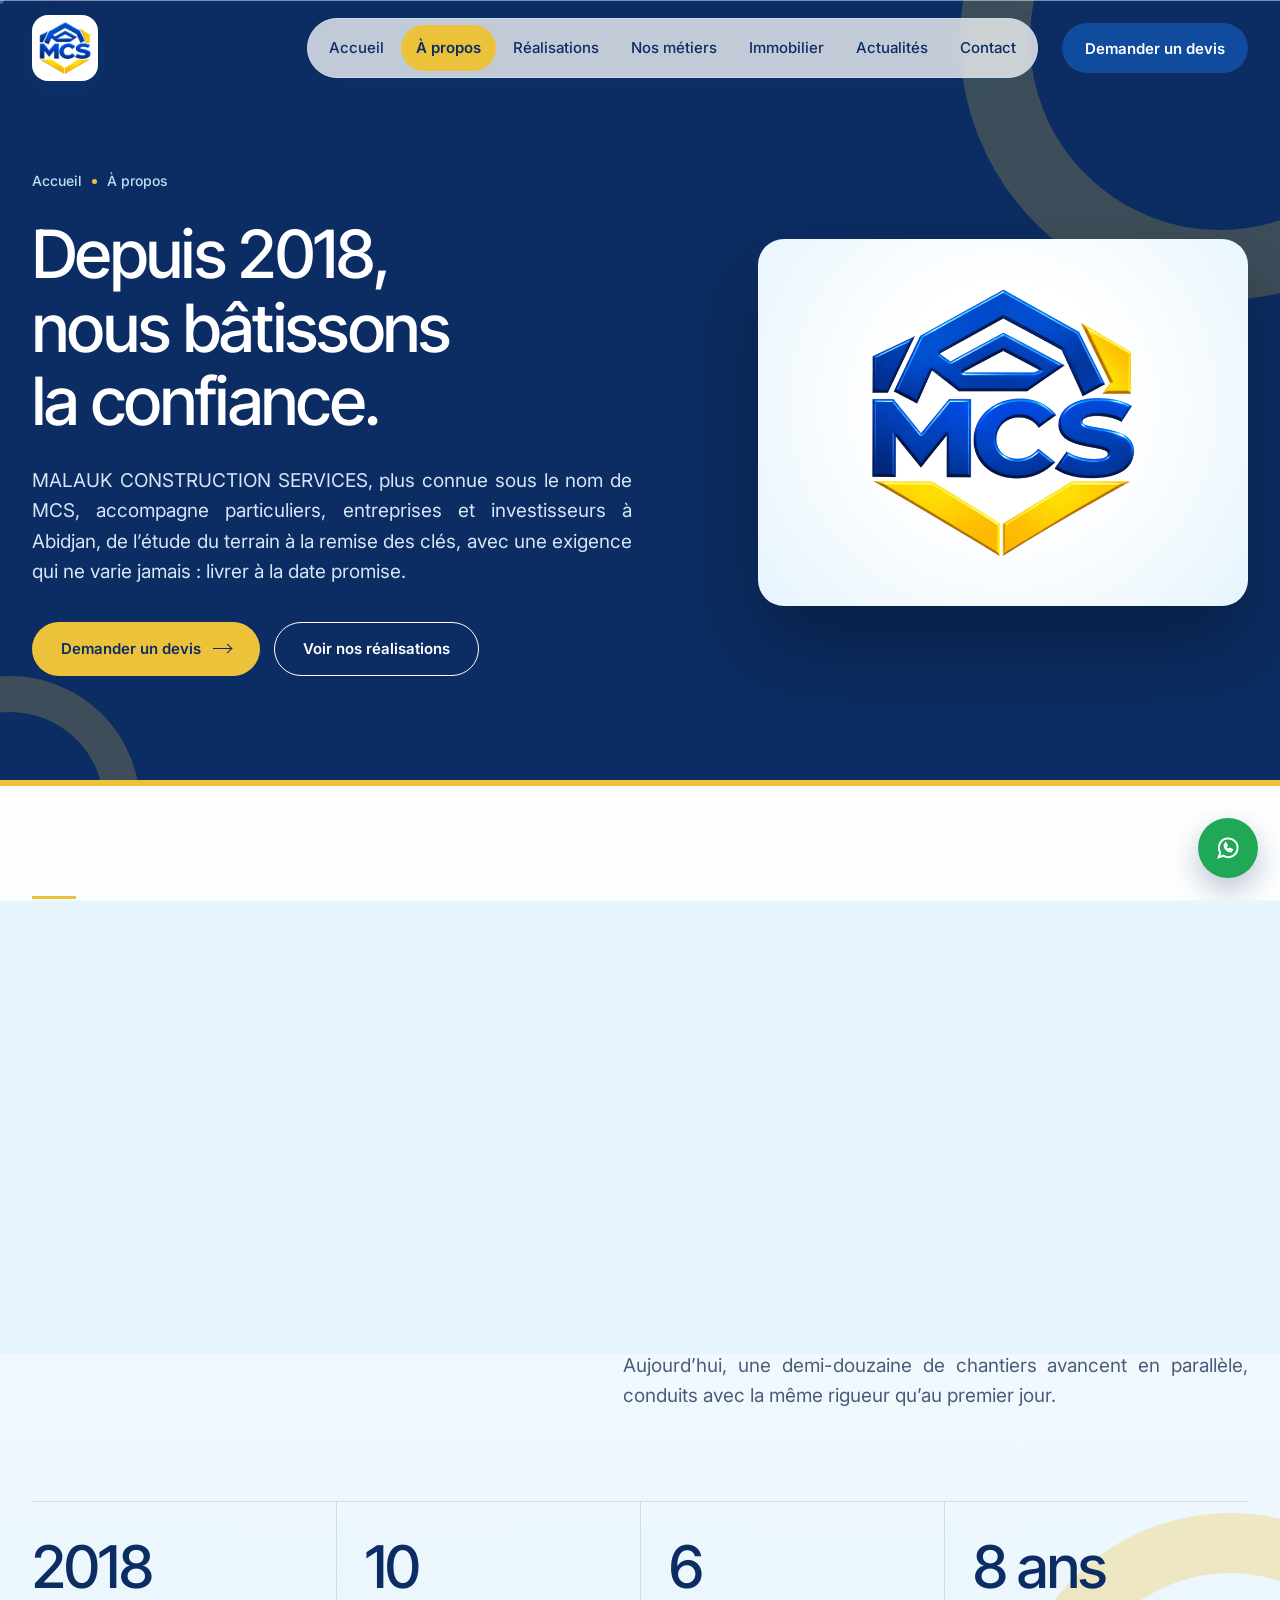
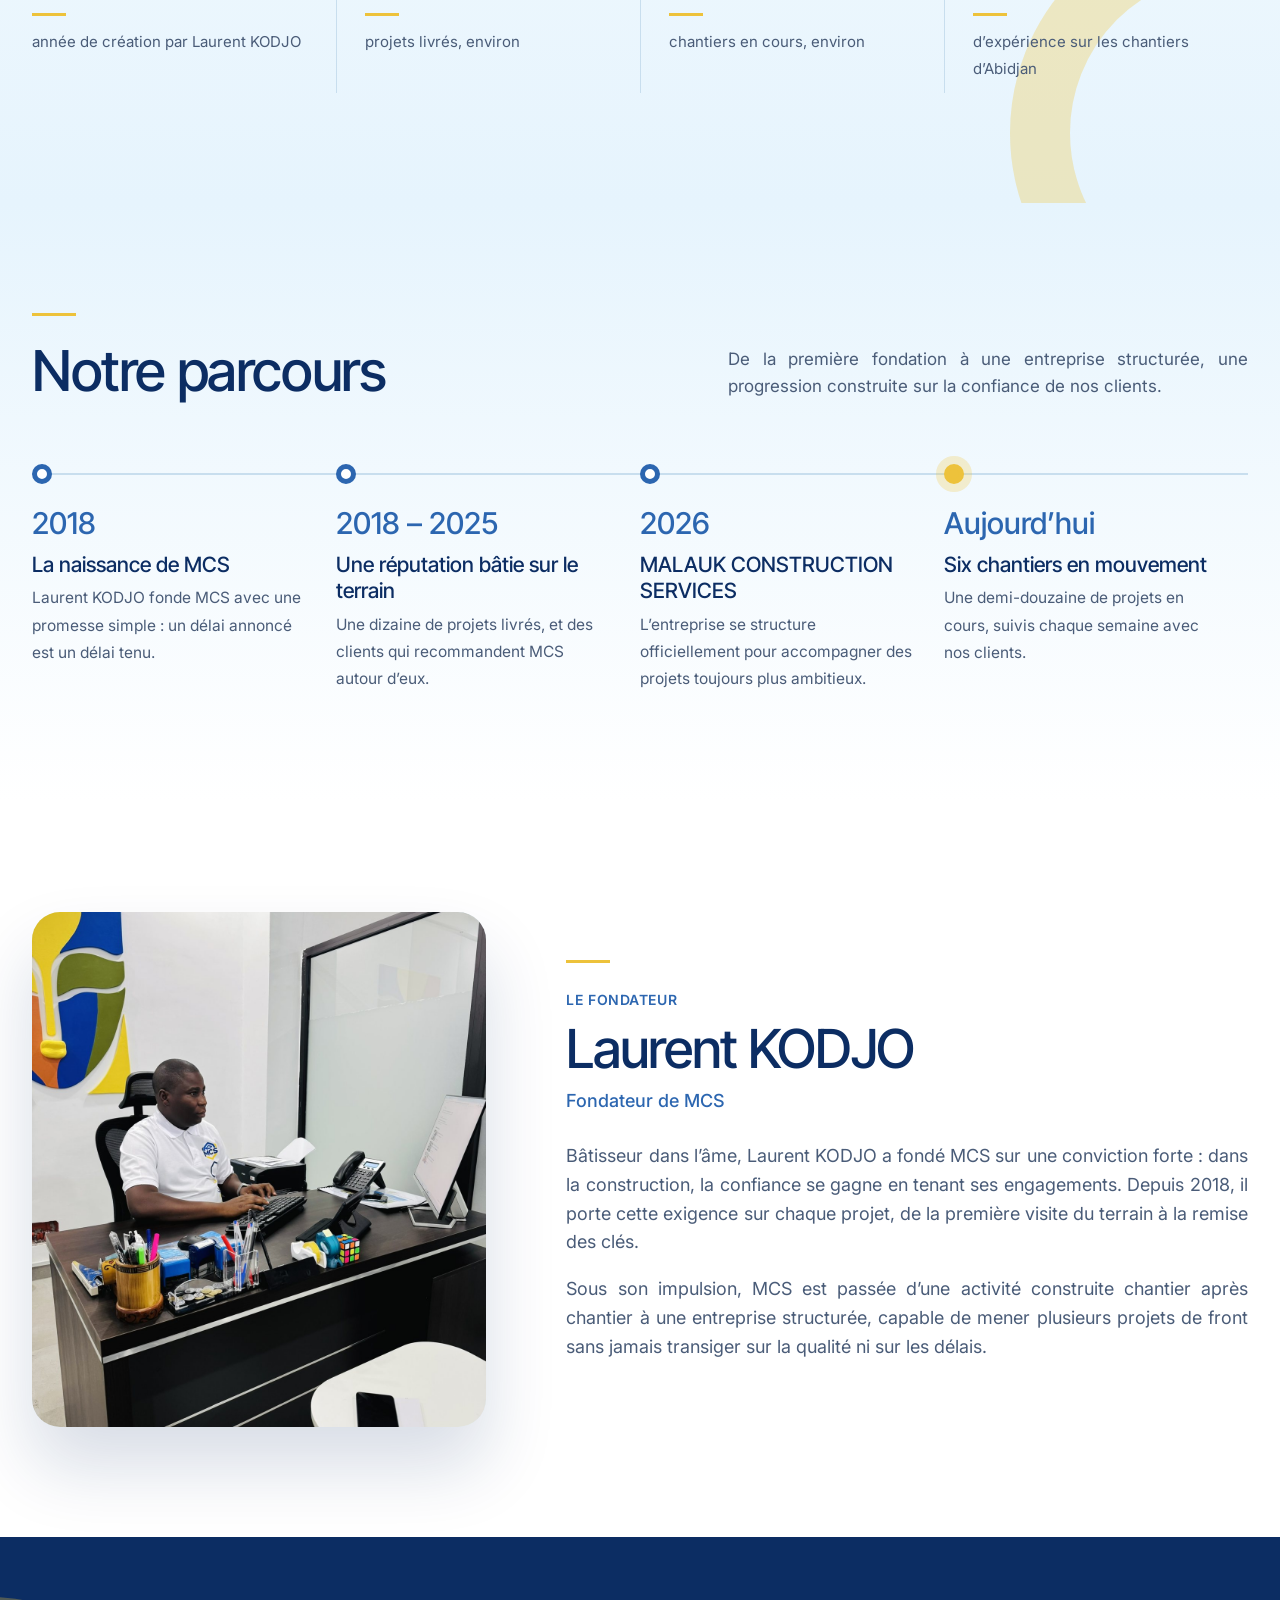
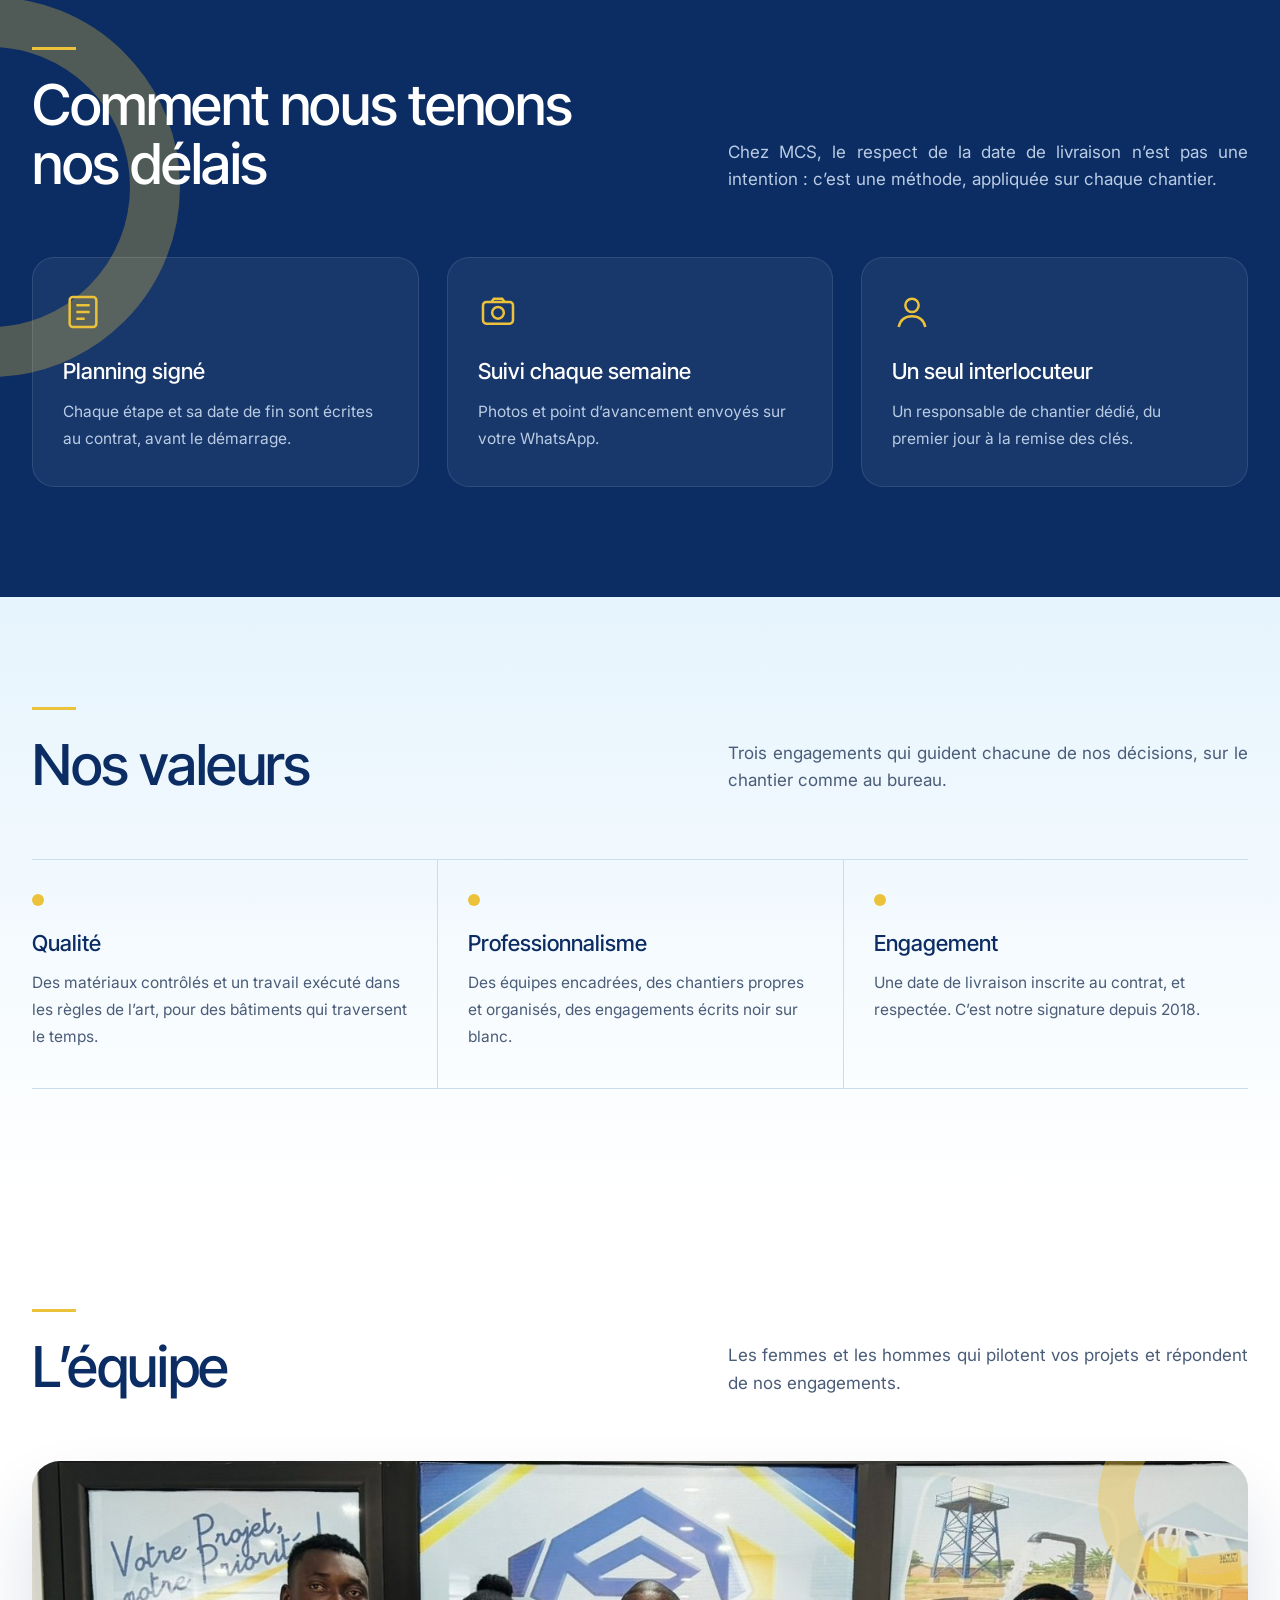
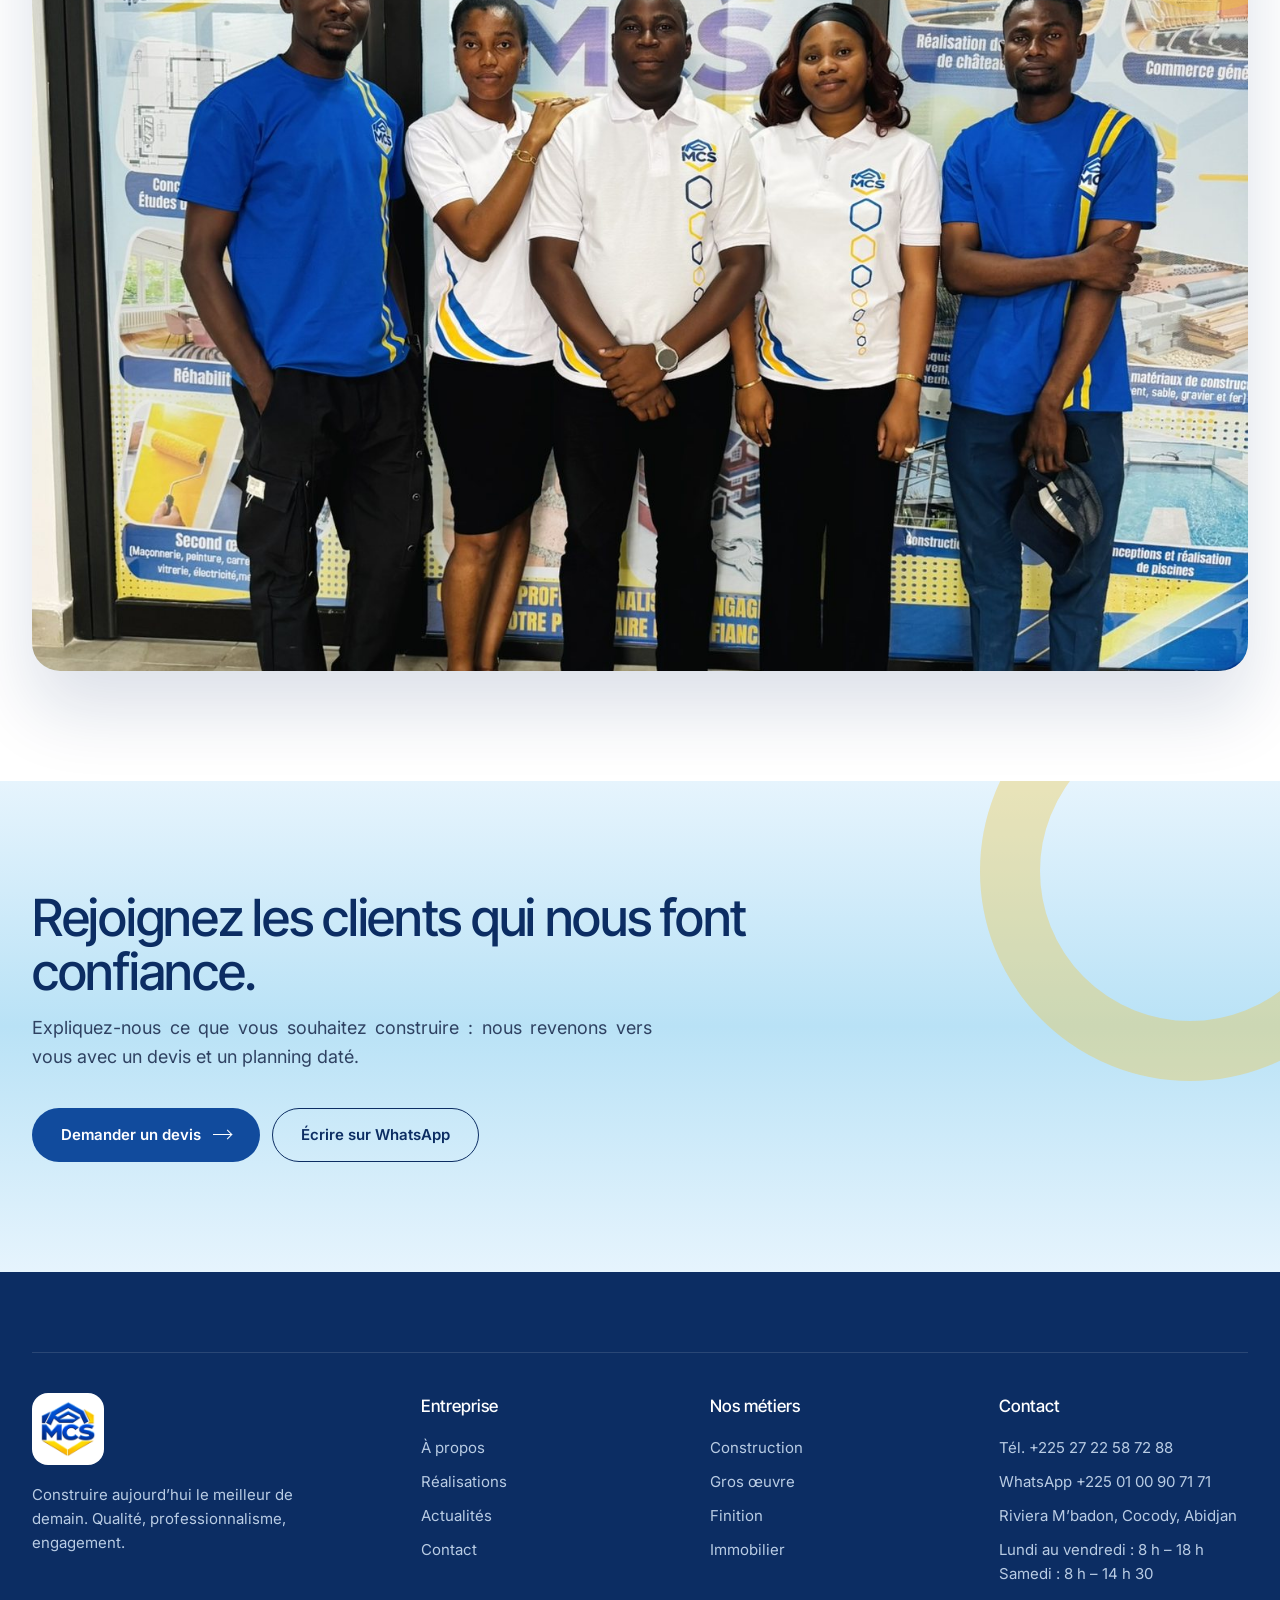
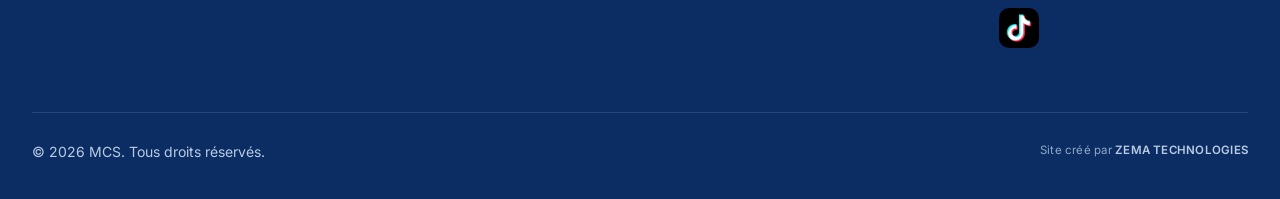
<file: a-propos.html>
<!doctype html>
<html lang="fr">
<head>
<meta charset="utf-8">
<meta name="viewport" content="width=device-width, initial-scale=1, viewport-fit=cover">
<title>À propos — MCS, MALAUK CONSTRUCTION SERVICES, Abidjan</title>
<meta name="description" content="Fondée en 2018 par Laurent KODJO, MCS (MALAUK CONSTRUCTION SERVICES) a livré une dizaine de projets à Abidjan. Notre histoire, notre méthode pour tenir les délais et nos valeurs.">
<meta property="og:title" content="À propos — MCS, MALAUK CONSTRUCTION SERVICES, Abidjan">
<meta property="og:description" content="Fondée en 2018 par Laurent KODJO, MCS (MALAUK CONSTRUCTION SERVICES) a livré une dizaine de projets à Abidjan. Notre histoire, notre méthode pour tenir les délais et nos valeurs.">
<meta property="og:image" content="assets/img/logo-complet.jpg">
<meta name="theme-color" content="#0C2D63">
<link rel="icon" href="favicon.ico" sizes="any">
<link rel="icon" type="image/png" sizes="32x32" href="assets/img/favicon-32.png">
<link rel="icon" type="image/png" sizes="192x192" href="assets/img/icon-192.png">
<link rel="apple-touch-icon" href="assets/img/apple-touch-icon.png">
<link rel="manifest" href="site.webmanifest">
<meta name="theme-color" content="#114B9D">
<link rel="preconnect" href="https://fonts.googleapis.com">
<link rel="preconnect" href="https://fonts.gstatic.com" crossorigin>
<link href="https://fonts.googleapis.com/css2?family=Inter+Tight:wght@300;400;500;600;700&family=Inter:wght@400;500;600&display=swap" rel="stylesheet">
<link rel="stylesheet" href="assets/css/style.css?v=20261125">
</head>
<body class="charge" data-page="apropos">

<div class="chargement" id="chargement" aria-hidden="true">
  <div class="volet h"></div><div class="volet b"></div>
  <div class="centre"><div class="logo3d"><img src="assets/img/logo.png" alt=""></div><div class="jauge"><i id="jauge-chargement"></i></div></div>
</div>
<div class="point" aria-hidden="true"></div>
<div class="anneau" aria-hidden="true"><span></span></div>
<div class="apercu" aria-hidden="true"></div>

<header class="entete" id="entete">
  <div class="wrap">
    <a class="marque" href="index.html" aria-label="MCS, accueil" data-libelle="Accueil"><img src="assets/img/logo.png" alt="MCS"></a>
    <nav class="menu" id="menu" aria-label="Navigation principale">
      <span class="indic" aria-hidden="true"></span>
      <a href="index.html" data-page="accueil">Accueil</a><a href="a-propos.html" data-page="apropos">À propos</a><a href="realisations.html" data-page="realisations">Réalisations</a><a href="metiers.html" data-page="metiers">Nos métiers</a><a href="immobilier.html" data-page="immobilier">Immobilier</a><a href="actualites.html" data-page="actualites">Actualités</a><a href="contact.html" data-page="contact">Contact</a>
    </nav>
    <a class="btn btn-bleu" href="contact.html#formulaire" data-libelle="Devis">Demander un devis</a>
    <button class="burger" type="button" aria-label="Ouvrir le menu" aria-expanded="false" aria-controls="tiroir" id="burger"><span></span></button>
  </div>
</header>
<nav class="tiroir" id="tiroir" aria-label="Menu mobile">
  <a href="index.html" data-page="accueil">Accueil</a><a href="a-propos.html" data-page="apropos">À propos</a><a href="realisations.html" data-page="realisations">Réalisations</a><a href="metiers.html" data-page="metiers">Nos métiers</a><a href="immobilier.html" data-page="immobilier">Immobilier</a><a href="actualites.html" data-page="actualites">Actualités</a><a href="contact.html" data-page="contact">Contact</a>
  <a class="btn btn-jaune" href="contact.html#formulaire">Demander un devis</a>
</nav>

<main>
<section class="page-hero sombre ">
  <span class="arc" style="width:520px;height:520px;border-width:70px;right:-200px;top:-220px" aria-hidden="true"></span>
  <span class="arc" style="width:260px;height:260px;border-width:36px;left:-120px;bottom:-150px" aria-hidden="true"></span>
  <div class="wrap">
    <div>
      <nav class="fil" aria-label="Fil d’Ariane"><a href="index.html">Accueil</a><i></i>À propos</nav>
      <h1 class="anime"><span class="ligne"><span>Depuis 2018,</span></span><span class="ligne"><span>nous bâtissons</span></span><span class="ligne"><span>la confiance.</span></span></h1>
      <p class="chapo">MALAUK CONSTRUCTION SERVICES, plus connue sous le nom de MCS, accompagne particuliers, entreprises et investisseurs à Abidjan, de l’étude du terrain à la remise des clés, avec une exigence qui ne varie jamais : livrer à la date promise.</p>
      
      <div class="actions"><a class="btn btn-jaune" href="contact.html#formulaire" data-libelle="Devis">Demander un devis<i class="fleche"></i></a><a class="btn btn-trait" href="realisations.html" data-libelle="Voir">Voir nos réalisations</a></div>
    </div>
    <div class="visuel"><img class="logo-hero" src="assets/img/logo.png" alt="Logo MCS, MALAUK CONSTRUCTION SERVICES"></div>
  </div>
</section>
<section class="bloc-s degrade">
  <span class="arc" style="width:440px;height:440px;border-width:60px;right:-170px;bottom:-150px" aria-hidden="true"></span>
  <div class="wrap deux-col">
    <div><span class="regle"></span><h2 class="revele">Une entreprise née d’une exigence.</h2></div>
    <div class="texte revele" data-texte="histoire">
      <p>MCS est née en 2018 de la vision de Monsieur Laurent KODJO : offrir aux familles, aux entreprises et aux investisseurs d’Abidjan un constructeur sur lequel on peut réellement compter. Un partenaire qui annonce une date, et qui la tient.</p>
      <p>Chantier après chantier, cette exigence a forgé sa réputation. Avec une dizaine de projets livrés, MCS s’est imposée par la qualité de son travail et le respect de sa parole, portée avant tout par la recommandation de clients satisfaits.</p>
      <p>En 2026, l’entreprise franchit une nouvelle étape et se structure officiellement sous le nom de MALAUK CONSTRUCTION SERVICES. Une organisation à la hauteur de ses ambitions, qui réunit quatre métiers complémentaires : la construction, le gros œuvre, la finition et l’immobilier.</p>
      <p>Aujourd’hui, une demi-douzaine de chantiers avancent en parallèle, conduits avec la même rigueur qu’au premier jour.</p>
    </div>
  </div>
  <div class="wrap" style="margin-top:90px"><div class="chiffres" data-rendu-chiffres></div></div>
</section>

<section class="bloc-s degrade-inv">
  <div class="wrap">
    <div class="entete-section"><div><span class="regle"></span><h2 class="revele">Notre parcours</h2></div><p class="revele">De la première fondation à une entreprise structurée, une progression construite sur la confiance de nos clients.</p></div>
    <ol class="frise">
      <li class="revele"><span class="date">2018</span><b>La naissance de MCS</b><span>Laurent KODJO fonde MCS avec une promesse simple : un délai annoncé est un délai tenu.</span></li>
      <li class="revele"><span class="date">2018 – 2025</span><b>Une réputation bâtie sur le terrain</b><span>Une dizaine de projets livrés, et des clients qui recommandent MCS autour d’eux.</span></li>
      <li class="revele"><span class="date">2026</span><b>MALAUK CONSTRUCTION SERVICES</b><span>L’entreprise se structure officiellement pour accompagner des projets toujours plus ambitieux.</span></li>
      <li class="revele"><span class="date">Aujourd’hui</span><b>Six chantiers en mouvement</b><span>Une demi-douzaine de projets en cours, suivis chaque semaine avec nos clients.</span></li>
    </ol>
  </div>
</section>

<section class="bloc-s clair">
  <div class="wrap fondateur">
    <div class="photo revele"><img data-photo="fondateur" src="assets/img/laurent-kodjo.jpg" alt="Laurent KODJO, fondateur de MCS, à son bureau" style="object-position:30% 40%" loading="lazy"></div>
    <div class="revele">
      <span class="regle"></span>
      <small class="sur-titre">Le fondateur</small>
      <h2 class="h2">Laurent KODJO</h2>
      <p class="role">Fondateur de MCS</p>
      <div data-texte="fondateur"><p>Bâtisseur dans l’âme, Laurent KODJO a fondé MCS sur une conviction forte : dans la construction, la confiance se gagne en tenant ses engagements. Depuis 2018, il porte cette exigence sur chaque projet, de la première visite du terrain à la remise des clés.</p><p>Sous son impulsion, MCS est passée d’une activité construite chantier après chantier à une entreprise structurée, capable de mener plusieurs projets de front sans jamais transiger sur la qualité ni sur les délais.</p></div>
    </div>
  </div>
</section>

<section class="bloc-s bande-sombre sombre">
  <span class="arc" style="width:380px;height:380px;border-width:50px;left:-200px;top:60px" aria-hidden="true"></span>
  <div class="wrap">
    <div class="entete-section"><div><span class="regle"></span><h2 class="revele">Comment nous tenons nos délais</h2></div><p class="revele">Chez MCS, le respect de la date de livraison n’est pas une intention : c’est une méthode, appliquée sur chaque chantier.</p></div>
    <div class="garanties">
      <div class="revele"><svg width="40" height="40" viewBox="0 0 24 24" fill="none" stroke="#EDC23B" stroke-width="1.5" aria-hidden="true"><rect x="4" y="3" width="16" height="18" rx="2"/><path d="M8 8h8M8 12h8M8 16h5"/></svg><b>Planning signé</b><span>Chaque étape et sa date de fin sont écrites au contrat, avant le démarrage.</span></div>
      <div class="revele"><svg width="40" height="40" viewBox="0 0 24 24" fill="none" stroke="#EDC23B" stroke-width="1.5" aria-hidden="true"><rect x="3" y="6" width="18" height="13" rx="2"/><circle cx="12" cy="12.5" r="3.5"/><path d="M8 6l1.5-2h5L16 6"/></svg><b>Suivi chaque semaine</b><span>Photos et point d’avancement envoyés sur votre WhatsApp.</span></div>
      <div class="revele"><svg width="40" height="40" viewBox="0 0 24 24" fill="none" stroke="#EDC23B" stroke-width="1.5" aria-hidden="true"><circle cx="12" cy="8" r="4"/><path d="M4 21c1-4.5 4-6.5 8-6.5s7 2 8 6.5"/></svg><b>Un seul interlocuteur</b><span>Un responsable de chantier dédié, du premier jour à la remise des clés.</span></div>
    </div>
  </div>
</section>

<section class="bloc-s degrade-inv">
  <div class="wrap">
    <div class="entete-section"><div><span class="regle"></span><h2 class="revele">Nos valeurs</h2></div><p class="revele">Trois engagements qui guident chacune de nos décisions, sur le chantier comme au bureau.</p></div>
    <div class="prestations">
      <div class="revele"><b>Qualité</b><span>Des matériaux contrôlés et un travail exécuté dans les règles de l’art, pour des bâtiments qui traversent le temps.</span></div>
      <div class="revele"><b>Professionnalisme</b><span>Des équipes encadrées, des chantiers propres et organisés, des engagements écrits noir sur blanc.</span></div>
      <div class="revele"><b>Engagement</b><span>Une date de livraison inscrite au contrat, et respectée. C’est notre signature depuis 2018.</span></div>
    </div>
  </div>
</section>

<section class="bloc-s clair">
  <div class="wrap">
    <div class="entete-section"><div><span class="regle"></span><h2 class="revele">L’équipe</h2></div><p class="revele">Les femmes et les hommes qui pilotent vos projets et répondent de nos engagements.</p></div>
    <figure class="photo-equipe revele" data-rendu-equipe></figure>
  </div>
</section>
<section class="appel">
  <div class="wrap">
    <div><h2 class="revele">Rejoignez les clients qui nous font confiance.</h2><p class="revele">Expliquez-nous ce que vous souhaitez construire : nous revenons vers vous avec un devis et un planning daté.</p></div>
    <div class="actions revele"><a class="btn btn-bleu" href="contact.html#formulaire" data-libelle="Devis">Demander un devis<i class="fleche"></i></a><a class="btn btn-trait" data-lien="whatsapp" href="contact.html#formulaire" data-libelle="WhatsApp">Écrire sur WhatsApp</a></div>
  </div>
</section>
</main>

<footer>
  <div class="wrap">
    <div class="colonnes">
      <div><img class="logo-pied" src="assets/img/logo.png" alt="MCS"><p style="margin:0;max-width:300px"><span data-info="slogan">Construire aujourd’hui le meilleur de demain.</span> Qualité, professionnalisme, engagement.</p></div>
      <div><h4>Entreprise</h4><ul><li><a href="a-propos.html">À propos</a></li><li><a href="realisations.html">Réalisations</a></li><li><a href="actualites.html">Actualités</a></li><li><a href="contact.html">Contact</a></li></ul></div>
      <div><h4>Nos métiers</h4><ul><li><a href="metiers.html">Construction</a></li><li><a href="metiers.html">Gros œuvre</a></li><li><a href="metiers.html">Finition</a></li><li><a href="immobilier.html">Immobilier</a></li></ul></div>
      <div><h4>Contact</h4><ul><li>Tél. <a data-lien="tel" data-info="telephone" href="contact.html">[Numéro]</a></li><li>WhatsApp <a data-lien="whatsapp" data-info="whatsappAffiche" href="contact.html">[WhatsApp]</a></li><li data-si="email"><a data-lien="email" data-info="email" href="contact.html">[Adresse email]</a></li><li data-info="adresse">[Adresse], Abidjan</li><li class="horaires" data-info="horaires">[Horaires]</li></ul><div class="reseaux"><a data-reseau="facebook" href="#">Facebook</a><a data-reseau="instagram" href="#">Instagram</a><a data-reseau="linkedin" href="#">LinkedIn</a><a class="reseau-ico" data-reseau="tiktok" href="#" aria-label="MCS sur TikTok" title="TikTok"><img src="assets/img/tiktok.png" alt="TikTok" width="40" height="40"></a></div></div>
    </div>
    <div class="bas"><span>© <span class="annee">2026</span> MCS. Tous droits réservés.</span><span class="signature">Site créé par <a href="https://www.zematechnologies.com" target="_blank" rel="noopener">ZEMA TECHNOLOGIES</a></span></div>
  </div>
</footer>

<a class="wa" data-lien="whatsapp" href="contact.html#formulaire" aria-label="Écrire à MCS sur WhatsApp" data-libelle="WhatsApp"><svg width="28" height="28" viewBox="0 0 24 24" fill="none" stroke="#fff" stroke-width="1.7" aria-hidden="true"><path d="M4 20l1.4-4A8 8 0 1 1 8 18.6z"/><path d="M9 9.5c0 3 2.5 5.5 5.5 5.5l1-1.5-2-1-1 1c-1-.5-2-1.5-2.5-2.5l1-1-1-2z"/></svg></a>

<script src="assets/js/donnees.js?v=20261125"></script>
<script src="assets/js/config.js"></script>
<script src="assets/js/store.js"></script>
<script src="assets/js/main.js?v=20261125b"></script>
</body>
</html>
</file>
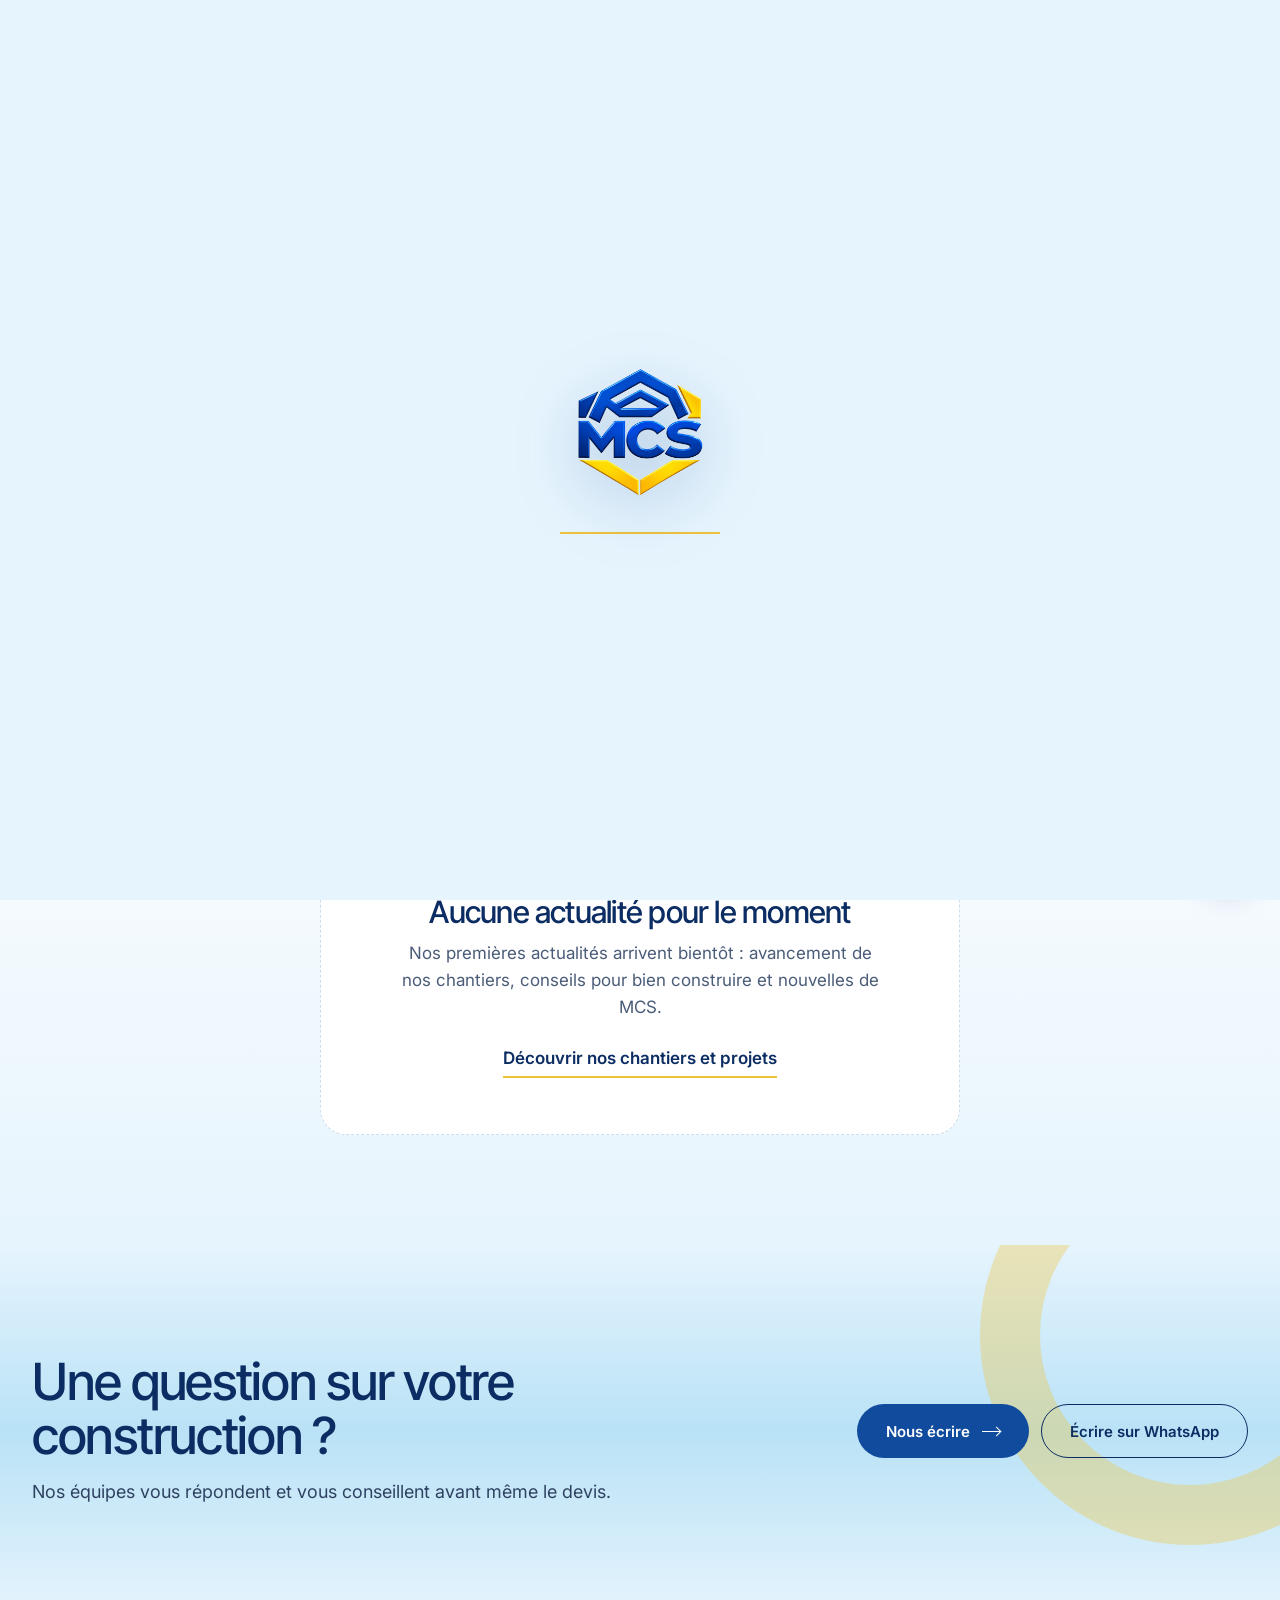
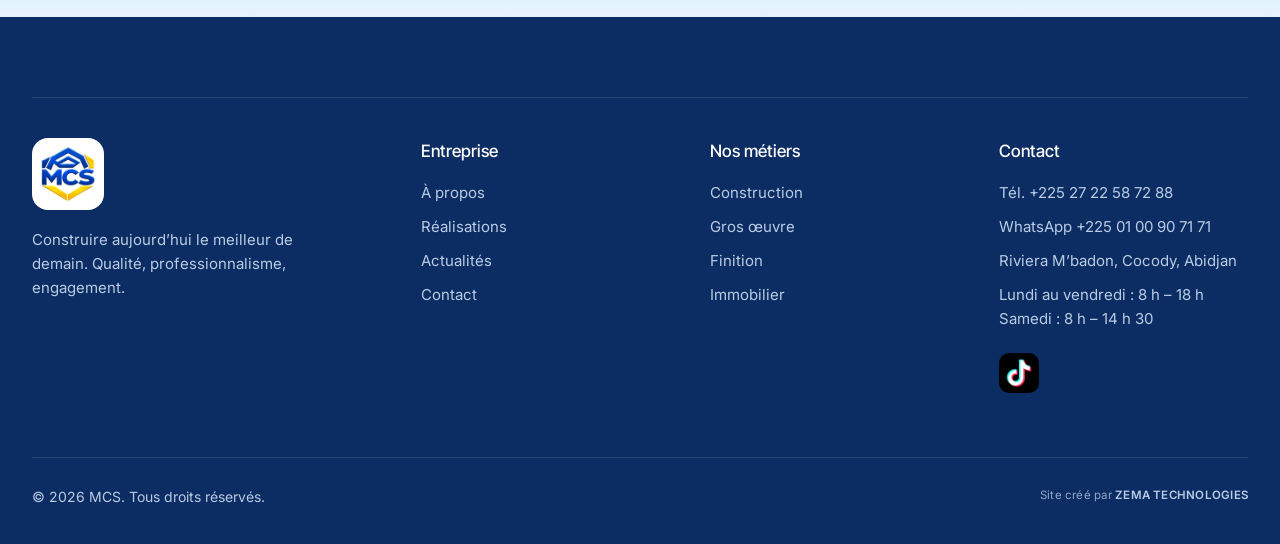
<file: actualites.html>
<!doctype html>
<html lang="fr">
<head>
<meta charset="utf-8">
<meta name="viewport" content="width=device-width, initial-scale=1, viewport-fit=cover">
<title>Actualités — Chantiers, conseils et nouvelles de MCS</title>
<meta name="description" content="Suivez l’avancement des chantiers MCS, nos conseils pour bien construire à Abidjan et les nouvelles de l’entreprise.">
<meta property="og:title" content="Actualités — Chantiers, conseils et nouvelles de MCS">
<meta property="og:description" content="Suivez l’avancement des chantiers MCS, nos conseils pour bien construire à Abidjan et les nouvelles de l’entreprise.">
<meta property="og:image" content="assets/img/logo-complet.jpg">
<meta name="theme-color" content="#0C2D63">
<link rel="icon" href="favicon.ico" sizes="any">
<link rel="icon" type="image/png" sizes="32x32" href="assets/img/favicon-32.png">
<link rel="icon" type="image/png" sizes="192x192" href="assets/img/icon-192.png">
<link rel="apple-touch-icon" href="assets/img/apple-touch-icon.png">
<link rel="manifest" href="site.webmanifest">
<meta name="theme-color" content="#114B9D">
<link rel="preconnect" href="https://fonts.googleapis.com">
<link rel="preconnect" href="https://fonts.gstatic.com" crossorigin>
<link href="https://fonts.googleapis.com/css2?family=Inter+Tight:wght@300;400;500;600;700&family=Inter:wght@400;500;600&display=swap" rel="stylesheet">
<link rel="stylesheet" href="assets/css/style.css?v=20261125">
</head>
<body class="charge" data-page="actualites">

<div class="chargement" id="chargement" aria-hidden="true">
  <div class="volet h"></div><div class="volet b"></div>
  <div class="centre"><div class="logo3d"><img src="assets/img/logo.png" alt=""></div><div class="jauge"><i id="jauge-chargement"></i></div></div>
</div>
<div class="point" aria-hidden="true"></div>
<div class="anneau" aria-hidden="true"><span></span></div>
<div class="apercu" aria-hidden="true"></div>

<header class="entete" id="entete">
  <div class="wrap">
    <a class="marque" href="index.html" aria-label="MCS, accueil" data-libelle="Accueil"><img src="assets/img/logo.png" alt="MCS"></a>
    <nav class="menu" id="menu" aria-label="Navigation principale">
      <span class="indic" aria-hidden="true"></span>
      <a href="index.html" data-page="accueil">Accueil</a><a href="a-propos.html" data-page="apropos">À propos</a><a href="realisations.html" data-page="realisations">Réalisations</a><a href="metiers.html" data-page="metiers">Nos métiers</a><a href="immobilier.html" data-page="immobilier">Immobilier</a><a href="actualites.html" data-page="actualites">Actualités</a><a href="contact.html" data-page="contact">Contact</a>
    </nav>
    <a class="btn btn-bleu" href="contact.html#formulaire" data-libelle="Devis">Demander un devis</a>
    <button class="burger" type="button" aria-label="Ouvrir le menu" aria-expanded="false" aria-controls="tiroir" id="burger"><span></span></button>
  </div>
</header>
<nav class="tiroir" id="tiroir" aria-label="Menu mobile">
  <a href="index.html" data-page="accueil">Accueil</a><a href="a-propos.html" data-page="apropos">À propos</a><a href="realisations.html" data-page="realisations">Réalisations</a><a href="metiers.html" data-page="metiers">Nos métiers</a><a href="immobilier.html" data-page="immobilier">Immobilier</a><a href="actualites.html" data-page="actualites">Actualités</a><a href="contact.html" data-page="contact">Contact</a>
  <a class="btn btn-jaune" href="contact.html#formulaire">Demander un devis</a>
</nav>

<main>
<section class="page-hero sombre sans-visuel ">
  <span class="arc" style="width:520px;height:520px;border-width:70px;right:-200px;top:-220px" aria-hidden="true"></span>
  <span class="arc" style="width:260px;height:260px;border-width:36px;left:-120px;bottom:-150px" aria-hidden="true"></span>
  <div class="wrap">
    <div>
      <nav class="fil" aria-label="Fil d’Ariane"><a href="index.html">Accueil</a><i></i>Actualités</nav>
      <h1 class="anime"><span class="ligne"><span>Nos chantiers,</span></span><span class="ligne"><span>nos conseils,</span></span><span class="ligne"><span>nos nouvelles.</span></span></h1>
      <p class="chapo">Avancement de nos chantiers, conseils pour bien construire et nouvelles de l’entreprise.</p>
      
      
    </div>
    
  </div>
</section>
<section class="bloc-s degrade">
  <div class="wrap">
    <div class="barre-filtres">
      <div class="filtres" data-cible="#grille-articles" data-attr="categorie" role="group" aria-label="Filtrer par catégorie">
        <button type="button" class="actif" data-filtre="*" aria-pressed="true">Tout</button><button type="button" data-filtre="Chantier" aria-pressed="false">Chantier</button><button type="button" data-filtre="Conseils" aria-pressed="false">Conseils</button><button type="button" data-filtre="Entreprise" aria-pressed="false">Entreprise</button>
      </div>
      <span class="compte"></span>
    </div>
    <div class="grille-actu" id="grille-articles" data-rendu="articles"></div>
    <p class="vide-filtre" hidden>Aucun article dans cette catégorie pour le moment.</p>
  </div>
</section>
<section class="appel">
  <div class="wrap">
    <div><h2 class="revele">Une question sur votre construction ?</h2><p class="revele">Nos équipes vous répondent et vous conseillent avant même le devis.</p></div>
    <div class="actions revele"><a class="btn btn-bleu" href="contact.html#formulaire" data-libelle="Devis">Nous écrire<i class="fleche"></i></a><a class="btn btn-trait" data-lien="whatsapp" href="contact.html#formulaire" data-libelle="WhatsApp">Écrire sur WhatsApp</a></div>
  </div>
</section>
</main>

<footer>
  <div class="wrap">
    <div class="colonnes">
      <div><img class="logo-pied" src="assets/img/logo.png" alt="MCS"><p style="margin:0;max-width:300px"><span data-info="slogan">Construire aujourd’hui le meilleur de demain.</span> Qualité, professionnalisme, engagement.</p></div>
      <div><h4>Entreprise</h4><ul><li><a href="a-propos.html">À propos</a></li><li><a href="realisations.html">Réalisations</a></li><li><a href="actualites.html">Actualités</a></li><li><a href="contact.html">Contact</a></li></ul></div>
      <div><h4>Nos métiers</h4><ul><li><a href="metiers.html">Construction</a></li><li><a href="metiers.html">Gros œuvre</a></li><li><a href="metiers.html">Finition</a></li><li><a href="immobilier.html">Immobilier</a></li></ul></div>
      <div><h4>Contact</h4><ul><li>Tél. <a data-lien="tel" data-info="telephone" href="contact.html">[Numéro]</a></li><li>WhatsApp <a data-lien="whatsapp" data-info="whatsappAffiche" href="contact.html">[WhatsApp]</a></li><li data-si="email"><a data-lien="email" data-info="email" href="contact.html">[Adresse email]</a></li><li data-info="adresse">[Adresse], Abidjan</li><li class="horaires" data-info="horaires">[Horaires]</li></ul><div class="reseaux"><a data-reseau="facebook" href="#">Facebook</a><a data-reseau="instagram" href="#">Instagram</a><a data-reseau="linkedin" href="#">LinkedIn</a><a class="reseau-ico" data-reseau="tiktok" href="#" aria-label="MCS sur TikTok" title="TikTok"><img src="assets/img/tiktok.png" alt="TikTok" width="40" height="40"></a></div></div>
    </div>
    <div class="bas"><span>© <span class="annee">2026</span> MCS. Tous droits réservés.</span><span class="signature">Site créé par <a href="https://www.zematechnologies.com" target="_blank" rel="noopener">ZEMA TECHNOLOGIES</a></span></div>
  </div>
</footer>

<a class="wa" data-lien="whatsapp" href="contact.html#formulaire" aria-label="Écrire à MCS sur WhatsApp" data-libelle="WhatsApp"><svg width="28" height="28" viewBox="0 0 24 24" fill="none" stroke="#fff" stroke-width="1.7" aria-hidden="true"><path d="M4 20l1.4-4A8 8 0 1 1 8 18.6z"/><path d="M9 9.5c0 3 2.5 5.5 5.5 5.5l1-1.5-2-1-1 1c-1-.5-2-1.5-2.5-2.5l1-1-1-2z"/></svg></a>

<script src="assets/js/donnees.js?v=20261125"></script>
<script src="assets/js/config.js"></script>
<script src="assets/js/store.js"></script>
<script src="assets/js/main.js?v=20261125b"></script>
</body>
</html>
</file>
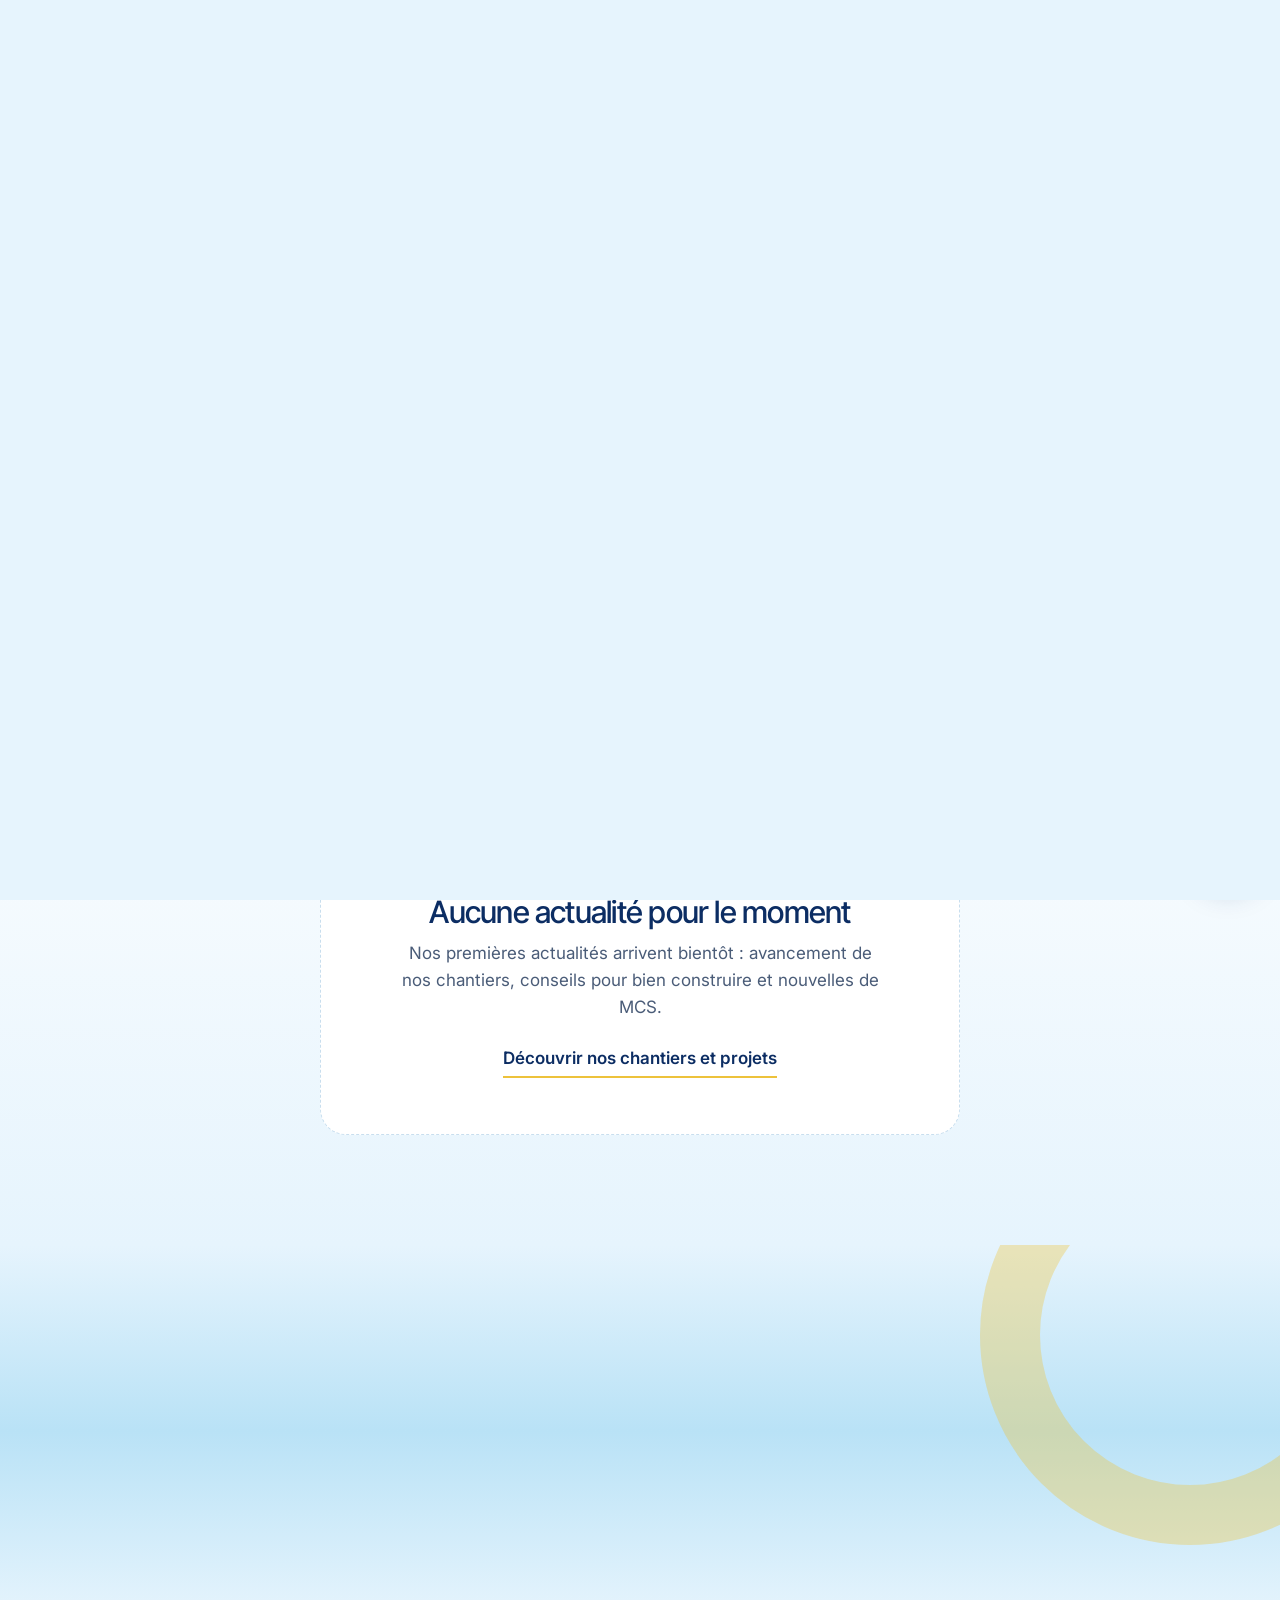
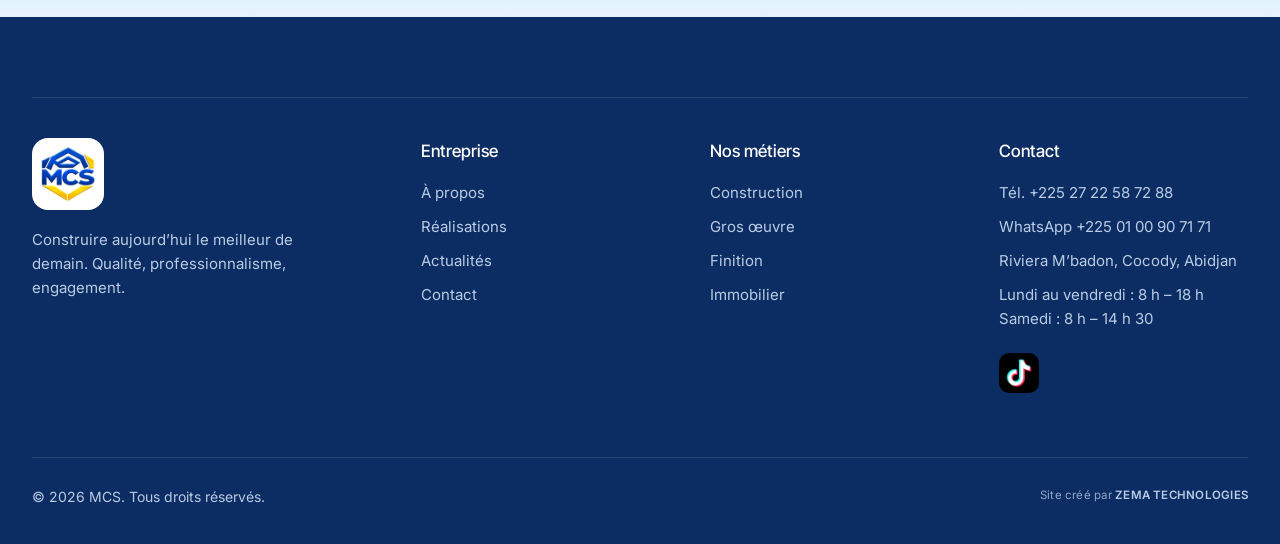
<file: article.html>
<!doctype html>
<html lang="fr">
<head>
<meta charset="utf-8">
<meta name="viewport" content="width=device-width, initial-scale=1, viewport-fit=cover">
<title>Article — MCS</title>
<meta name="description" content="Actualité MCS.">
<meta property="og:title" content="Article — MCS">
<meta property="og:description" content="Actualité MCS.">
<meta property="og:image" content="assets/img/logo-complet.jpg">
<meta name="theme-color" content="#0C2D63">
<link rel="icon" href="favicon.ico" sizes="any">
<link rel="icon" type="image/png" sizes="32x32" href="assets/img/favicon-32.png">
<link rel="icon" type="image/png" sizes="192x192" href="assets/img/icon-192.png">
<link rel="apple-touch-icon" href="assets/img/apple-touch-icon.png">
<link rel="manifest" href="site.webmanifest">
<meta name="theme-color" content="#114B9D">
<link rel="preconnect" href="https://fonts.googleapis.com">
<link rel="preconnect" href="https://fonts.gstatic.com" crossorigin>
<link href="https://fonts.googleapis.com/css2?family=Inter+Tight:wght@300;400;500;600;700&family=Inter:wght@400;500;600&display=swap" rel="stylesheet">
<link rel="stylesheet" href="assets/css/style.css?v=20261125">
</head>
<body class="charge" data-page="actualites">

<div class="chargement" id="chargement" aria-hidden="true">
  <div class="volet h"></div><div class="volet b"></div>
  <div class="centre"><div class="logo3d"><img src="assets/img/logo.png" alt=""></div><div class="jauge"><i id="jauge-chargement"></i></div></div>
</div>
<div class="point" aria-hidden="true"></div>
<div class="anneau" aria-hidden="true"><span></span></div>
<div class="apercu" aria-hidden="true"></div>

<header class="entete" id="entete">
  <div class="wrap">
    <a class="marque" href="index.html" aria-label="MCS, accueil" data-libelle="Accueil"><img src="assets/img/logo.png" alt="MCS"></a>
    <nav class="menu" id="menu" aria-label="Navigation principale">
      <span class="indic" aria-hidden="true"></span>
      <a href="index.html" data-page="accueil">Accueil</a><a href="a-propos.html" data-page="apropos">À propos</a><a href="realisations.html" data-page="realisations">Réalisations</a><a href="metiers.html" data-page="metiers">Nos métiers</a><a href="immobilier.html" data-page="immobilier">Immobilier</a><a href="actualites.html" data-page="actualites">Actualités</a><a href="contact.html" data-page="contact">Contact</a>
    </nav>
    <a class="btn btn-bleu" href="contact.html#formulaire" data-libelle="Devis">Demander un devis</a>
    <button class="burger" type="button" aria-label="Ouvrir le menu" aria-expanded="false" aria-controls="tiroir" id="burger"><span></span></button>
  </div>
</header>
<nav class="tiroir" id="tiroir" aria-label="Menu mobile">
  <a href="index.html" data-page="accueil">Accueil</a><a href="a-propos.html" data-page="apropos">À propos</a><a href="realisations.html" data-page="realisations">Réalisations</a><a href="metiers.html" data-page="metiers">Nos métiers</a><a href="immobilier.html" data-page="immobilier">Immobilier</a><a href="actualites.html" data-page="actualites">Actualités</a><a href="contact.html" data-page="contact">Contact</a>
  <a class="btn btn-jaune" href="contact.html#formulaire">Demander un devis</a>
</nav>

<main>
<section class="page-hero sombre sans-visuel article">
  <span class="arc" style="width:520px;height:520px;border-width:70px;right:-200px;top:-220px" aria-hidden="true"></span>
  <div class="wrap">
    <div>
      <nav class="fil" aria-label="Fil d’Ariane"><a href="index.html">Accueil</a><i></i><a href="actualites.html">Actualités</a><i></i><span data-champ="categorie">Article</span></nav>
      <h1 class="anime"><span class="ligne"><span data-champ="titre">[Titre de l’article]</span></span></h1>
      <div class="meta-hero"><span class="cat" data-champ="categorie"></span><span data-champ="date"></span></div>
    </div>
  </div>
</section>

<section class="bloc-s clair" data-detail="article" style="overflow:visible">
  <div class="wrap">
    <article class="article-corps">
      <div class="couverture" data-champ="media"></div>
      <p class="chapeau" data-champ="resume"></p>
      <div class="texte" data-champ="contenu"></div>
      <div class="partage"><span>Un projet en tête ?</span><a class="btn btn-bleu" href="contact.html#formulaire" data-libelle="Devis">Demander un devis<i class="fleche"></i></a></div>
    </article>
  </div>
</section>

<section class="bloc-s degrade">
  <div class="wrap">
    <div class="entete-section"><div><span class="regle"></span><h2 class="revele">À lire aussi</h2></div><p class="revele"><a class="lien-tout" href="actualites.html">Toutes les actualités</a></p></div>
    <div class="grille-actu" data-rendu-similaires></div>
  </div>
</section>
</main>

<footer>
  <div class="wrap">
    <div class="colonnes">
      <div><img class="logo-pied" src="assets/img/logo.png" alt="MCS"><p style="margin:0;max-width:300px"><span data-info="slogan">Construire aujourd’hui le meilleur de demain.</span> Qualité, professionnalisme, engagement.</p></div>
      <div><h4>Entreprise</h4><ul><li><a href="a-propos.html">À propos</a></li><li><a href="realisations.html">Réalisations</a></li><li><a href="actualites.html">Actualités</a></li><li><a href="contact.html">Contact</a></li></ul></div>
      <div><h4>Nos métiers</h4><ul><li><a href="metiers.html">Construction</a></li><li><a href="metiers.html">Gros œuvre</a></li><li><a href="metiers.html">Finition</a></li><li><a href="immobilier.html">Immobilier</a></li></ul></div>
      <div><h4>Contact</h4><ul><li>Tél. <a data-lien="tel" data-info="telephone" href="contact.html">[Numéro]</a></li><li>WhatsApp <a data-lien="whatsapp" data-info="whatsappAffiche" href="contact.html">[WhatsApp]</a></li><li data-si="email"><a data-lien="email" data-info="email" href="contact.html">[Adresse email]</a></li><li data-info="adresse">[Adresse], Abidjan</li><li class="horaires" data-info="horaires">[Horaires]</li></ul><div class="reseaux"><a data-reseau="facebook" href="#">Facebook</a><a data-reseau="instagram" href="#">Instagram</a><a data-reseau="linkedin" href="#">LinkedIn</a><a class="reseau-ico" data-reseau="tiktok" href="#" aria-label="MCS sur TikTok" title="TikTok"><img src="assets/img/tiktok.png" alt="TikTok" width="40" height="40"></a></div></div>
    </div>
    <div class="bas"><span>© <span class="annee">2026</span> MCS. Tous droits réservés.</span><span class="signature">Site créé par <a href="https://www.zematechnologies.com" target="_blank" rel="noopener">ZEMA TECHNOLOGIES</a></span></div>
  </div>
</footer>

<a class="wa" data-lien="whatsapp" href="contact.html#formulaire" aria-label="Écrire à MCS sur WhatsApp" data-libelle="WhatsApp"><svg width="28" height="28" viewBox="0 0 24 24" fill="none" stroke="#fff" stroke-width="1.7" aria-hidden="true"><path d="M4 20l1.4-4A8 8 0 1 1 8 18.6z"/><path d="M9 9.5c0 3 2.5 5.5 5.5 5.5l1-1.5-2-1-1 1c-1-.5-2-1.5-2.5-2.5l1-1-1-2z"/></svg></a>

<script src="assets/js/donnees.js?v=20261125"></script>
<script src="assets/js/config.js"></script>
<script src="assets/js/store.js"></script>
<script src="assets/js/main.js?v=20261125b"></script>
</body>
</html>
</file>
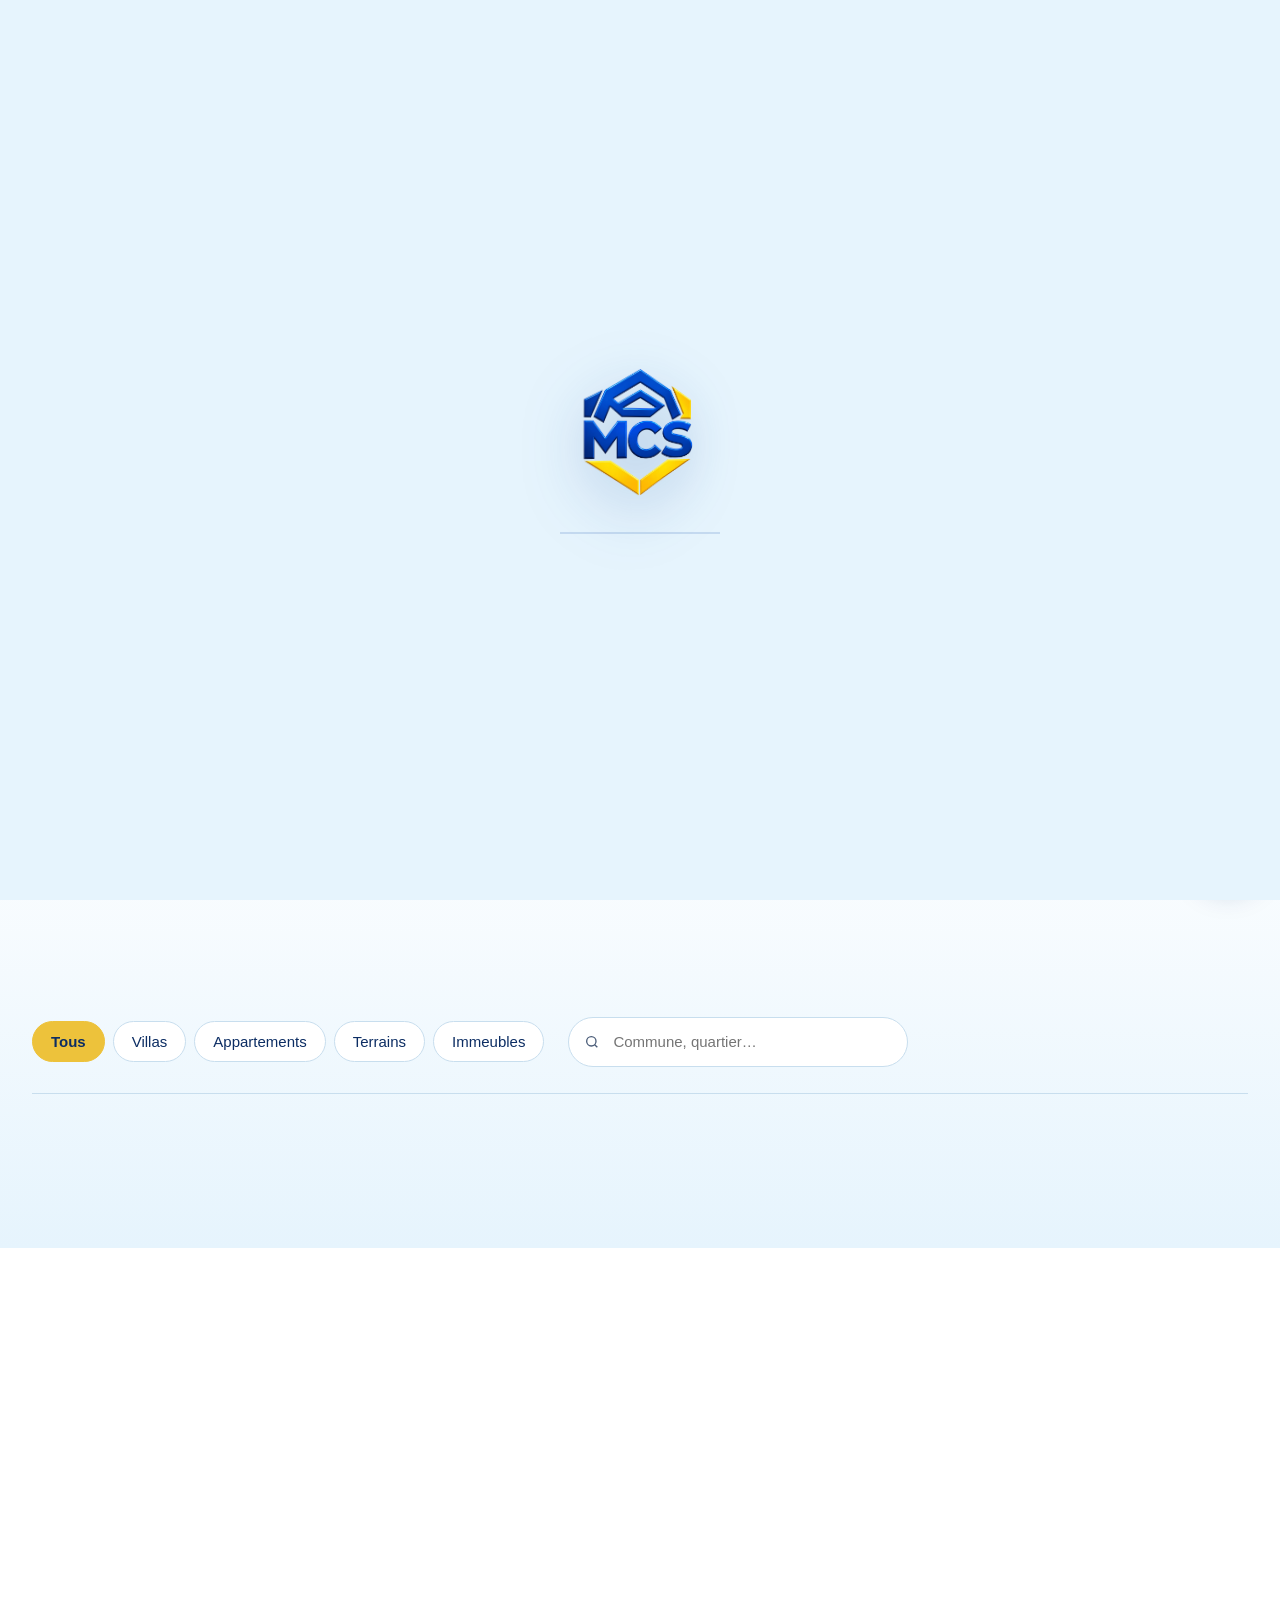
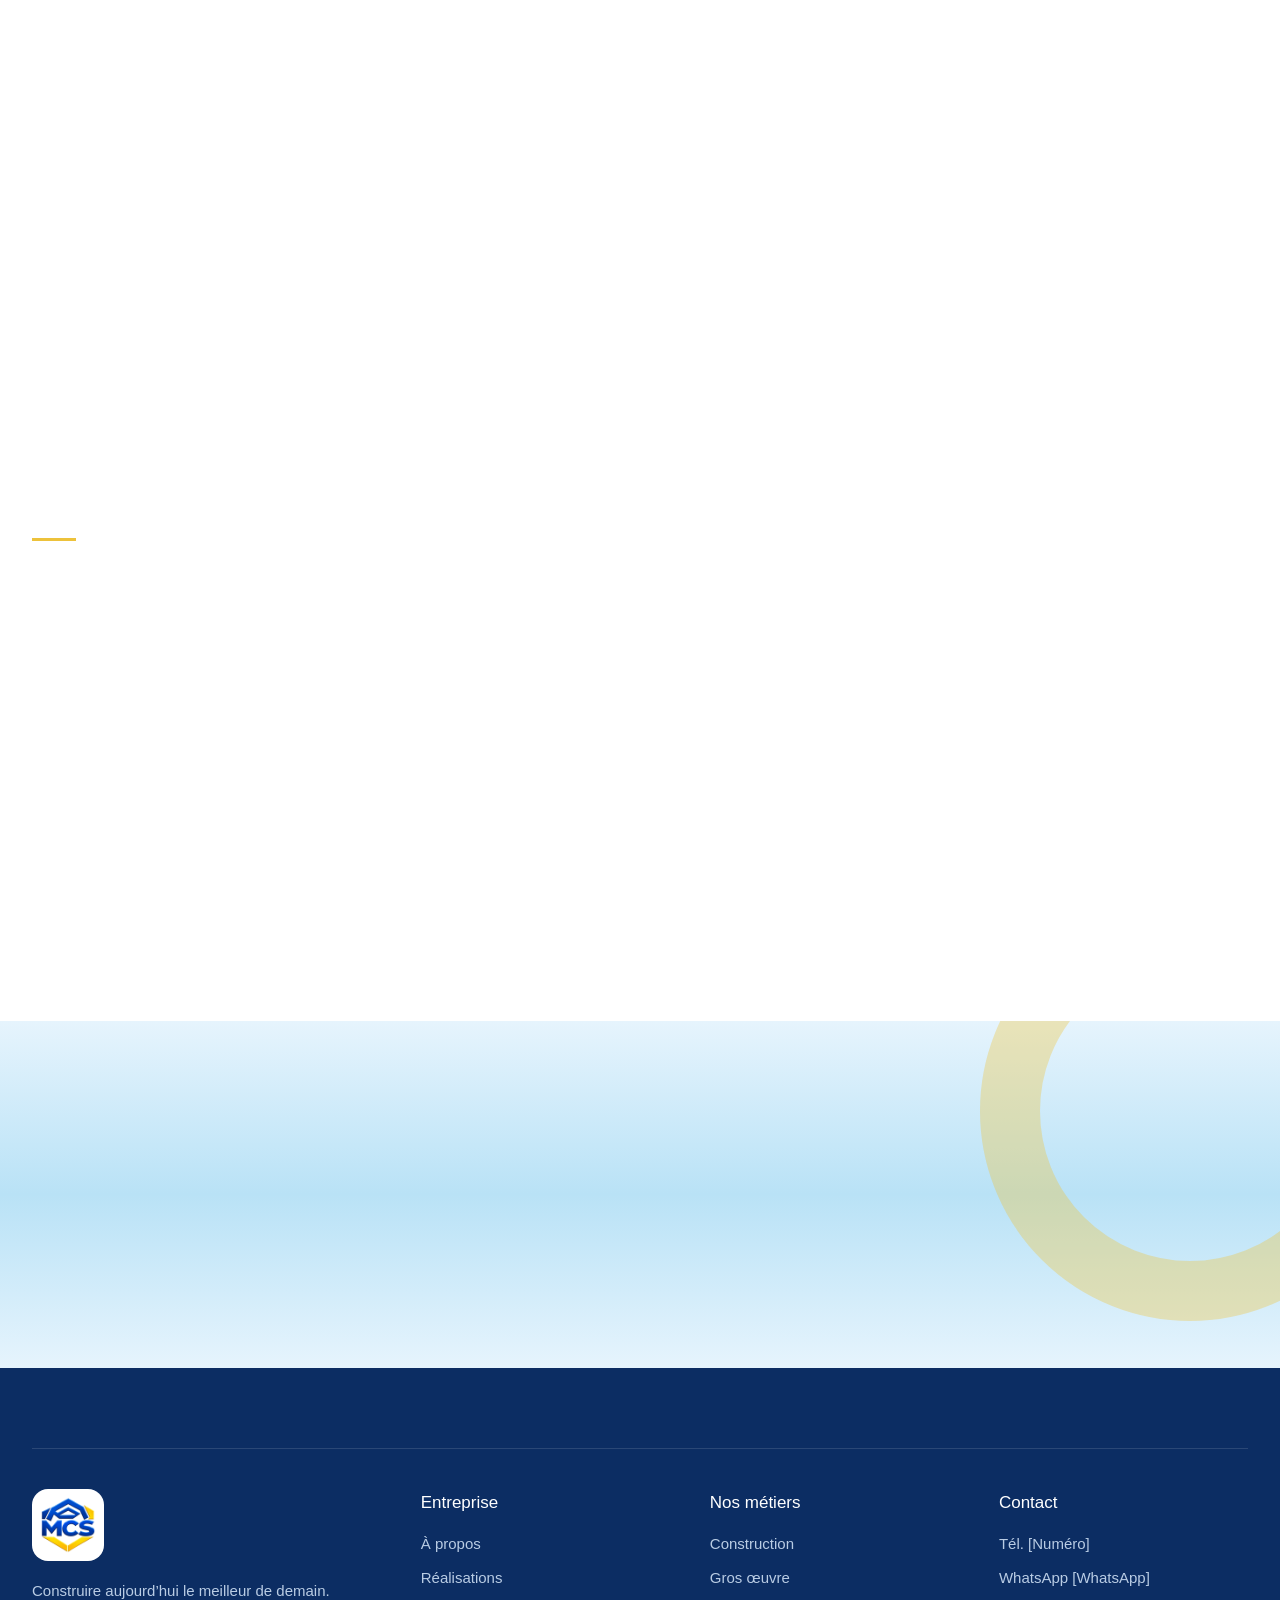
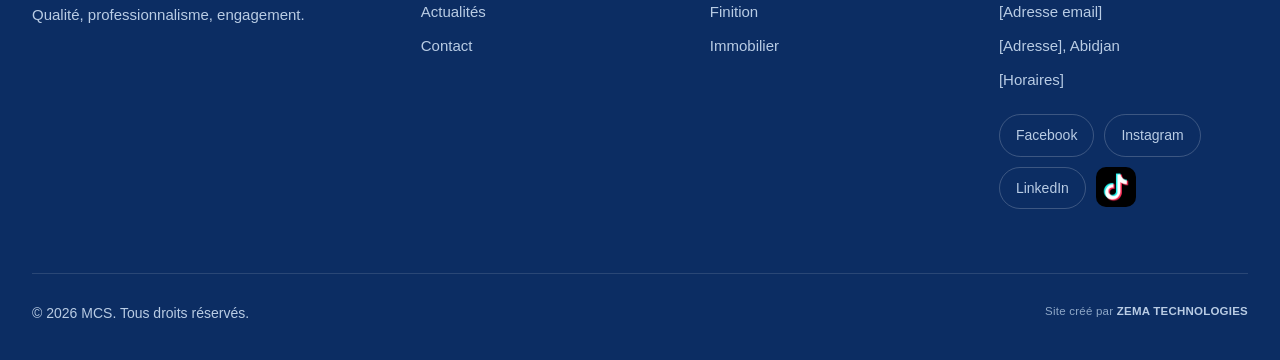
<file: bien.html>
<!doctype html>
<html lang="fr">
<head>
<meta charset="utf-8">
<meta name="viewport" content="width=device-width, initial-scale=1, viewport-fit=cover">
<title>Bien immobilier — MCS</title>
<meta name="description" content="Fiche du bien : caractéristiques, photos et demande de visite.">
<meta property="og:title" content="Bien immobilier — MCS">
<meta property="og:description" content="Fiche du bien : caractéristiques, photos et demande de visite.">
<meta property="og:image" content="assets/img/logo-complet.jpg">
<meta name="theme-color" content="#0C2D63">
<link rel="icon" href="favicon.ico" sizes="any">
<link rel="icon" type="image/png" sizes="32x32" href="assets/img/favicon-32.png">
<link rel="icon" type="image/png" sizes="192x192" href="assets/img/icon-192.png">
<link rel="apple-touch-icon" href="assets/img/apple-touch-icon.png">
<link rel="manifest" href="site.webmanifest">
<meta name="theme-color" content="#114B9D">
<link rel="preconnect" href="https://fonts.googleapis.com">
<link rel="preconnect" href="https://fonts.gstatic.com" crossorigin>
<link href="https://fonts.googleapis.com/css2?family=Inter+Tight:wght@300;400;500;600;700&family=Inter:wght@400;500;600&display=swap" rel="stylesheet">
<link rel="stylesheet" href="assets/css/style.css?v=20261125">
</head>
<body class="charge" data-page="immobilier">

<div class="chargement" id="chargement" aria-hidden="true">
  <div class="volet h"></div><div class="volet b"></div>
  <div class="centre"><div class="logo3d"><img src="assets/img/logo.png" alt=""></div><div class="jauge"><i id="jauge-chargement"></i></div></div>
</div>
<div class="point" aria-hidden="true"></div>
<div class="anneau" aria-hidden="true"><span></span></div>
<div class="apercu" aria-hidden="true"></div>

<header class="entete" id="entete">
  <div class="wrap">
    <a class="marque" href="index.html" aria-label="MCS, accueil" data-libelle="Accueil"><img src="assets/img/logo.png" alt="MCS"></a>
    <nav class="menu" id="menu" aria-label="Navigation principale">
      <span class="indic" aria-hidden="true"></span>
      <a href="index.html" data-page="accueil">Accueil</a><a href="a-propos.html" data-page="apropos">À propos</a><a href="realisations.html" data-page="realisations">Réalisations</a><a href="metiers.html" data-page="metiers">Nos métiers</a><a href="immobilier.html" data-page="immobilier">Immobilier</a><a href="actualites.html" data-page="actualites">Actualités</a><a href="contact.html" data-page="contact">Contact</a>
    </nav>
    <a class="btn btn-bleu" href="contact.html#formulaire" data-libelle="Devis">Demander un devis</a>
    <button class="burger" type="button" aria-label="Ouvrir le menu" aria-expanded="false" aria-controls="tiroir" id="burger"><span></span></button>
  </div>
</header>
<nav class="tiroir" id="tiroir" aria-label="Menu mobile">
  <a href="index.html" data-page="accueil">Accueil</a><a href="a-propos.html" data-page="apropos">À propos</a><a href="realisations.html" data-page="realisations">Réalisations</a><a href="metiers.html" data-page="metiers">Nos métiers</a><a href="immobilier.html" data-page="immobilier">Immobilier</a><a href="actualites.html" data-page="actualites">Actualités</a><a href="contact.html" data-page="contact">Contact</a>
  <a class="btn btn-jaune" href="contact.html#formulaire">Demander un devis</a>
</nav>

<main>
<section class="page-hero sombre">
  <span class="arc" style="width:520px;height:520px;border-width:70px;right:-200px;top:-220px" aria-hidden="true"></span>
  <div class="wrap">
    <div>
      <nav class="fil" aria-label="Fil d’Ariane"><a href="index.html">Accueil</a><i></i><a href="immobilier.html">Immobilier</a><i></i><span data-champ="type">Bien</span></nav>
      <h1 class="anime"><span class="ligne"><span data-champ="titre">[Titre du bien]</span></span></h1>
      <div class="meta-hero"><span data-champ="lieu">[Commune, quartier]</span><b data-champ="prix">[Prix]</b></div>
      <div class="actions"><a class="btn btn-jaune" href="#visite" data-libelle="Visiter">Planifier une visite<i class="fleche"></i></a><a class="btn btn-trait" data-lien="whatsapp-bien" href="#visite" data-libelle="WhatsApp">Écrire sur WhatsApp</a></div>
    </div>
    <div class="visuel"><span class="badge" data-champ="statut">Disponible</span><div data-champ="media"></div></div>
  </div>
</section>

<section class="bloc-s degrade" data-detail="bien">
  <div class="wrap fiche">
    <div class="principal">
      <div data-champ="galerie"></div>
      <h2>Description</h2>
      <div data-champ="description"></div>
    </div>
    <aside>
      <div class="carte-info">
        <h3>Caractéristiques</h3>
        <dl>
          <div><dt>Type</dt><dd data-champ="type"></dd></div>
          <div><dt>Prix</dt><dd data-champ="prix"></dd></div>
          <div><dt>Localisation</dt><dd data-champ="lieu"></dd></div>
          <div data-optionnel><dt>Surface habitable</dt><dd data-champ="surface"></dd></div>
          <div data-optionnel><dt>Terrain</dt><dd data-champ="terrain"></dd></div>
          <div data-optionnel><dt>Chambres</dt><dd data-champ="chambres"></dd></div>
          <div data-optionnel><dt>Salles de bain</dt><dd data-champ="sdb"></dd></div>
        </dl>
      </div>
      <div class="carte-sombre sombre" id="visite">
        <h3>Planifier une visite</h3>
        <p>Laissez vos coordonnées, un conseiller vous rappelle pour fixer un rendez-vous.</p>
        <form class="form" novalidate data-sujet="Demande de visite depuis le site MCS" data-merci="Demande envoyée. Un conseiller MCS vous rappelle pour fixer la visite.">
          <input type="hidden" name="bien">
          <label>Nom complet<input name="nom" autocomplete="name" required></label>
          <label>Téléphone ou WhatsApp<input name="tel" type="tel" autocomplete="tel" required></label>
          <label>Disponibilités<input name="dispo" placeholder="Ex. samedi matin"></label>
          <button class="btn btn-jaune" type="submit" data-libelle="Envoyer">Envoyer votre message<i class="fleche"></i></button>
          <p class="msg" aria-live="polite"></p>
        </form>
      </div>
    </aside>
  </div>
</section>

<section class="bloc-s degrade-inv">
  <div class="wrap">
    <div class="entete-section"><div><span class="regle"></span><h2 class="revele">D’autres biens</h2></div><p class="revele"><a class="lien-tout" href="immobilier.html">Tous les biens</a></p></div>
    <div class="grille-biens" data-rendu-similaires></div>
  </div>
</section>
</main>

<footer>
  <div class="wrap">
    <div class="colonnes">
      <div><img class="logo-pied" src="assets/img/logo.png" alt="MCS"><p style="margin:0;max-width:300px"><span data-info="slogan">Construire aujourd’hui le meilleur de demain.</span> Qualité, professionnalisme, engagement.</p></div>
      <div><h4>Entreprise</h4><ul><li><a href="a-propos.html">À propos</a></li><li><a href="realisations.html">Réalisations</a></li><li><a href="actualites.html">Actualités</a></li><li><a href="contact.html">Contact</a></li></ul></div>
      <div><h4>Nos métiers</h4><ul><li><a href="metiers.html">Construction</a></li><li><a href="metiers.html">Gros œuvre</a></li><li><a href="metiers.html">Finition</a></li><li><a href="immobilier.html">Immobilier</a></li></ul></div>
      <div><h4>Contact</h4><ul><li>Tél. <a data-lien="tel" data-info="telephone" href="contact.html">[Numéro]</a></li><li>WhatsApp <a data-lien="whatsapp" data-info="whatsappAffiche" href="contact.html">[WhatsApp]</a></li><li data-si="email"><a data-lien="email" data-info="email" href="contact.html">[Adresse email]</a></li><li data-info="adresse">[Adresse], Abidjan</li><li class="horaires" data-info="horaires">[Horaires]</li></ul><div class="reseaux"><a data-reseau="facebook" href="#">Facebook</a><a data-reseau="instagram" href="#">Instagram</a><a data-reseau="linkedin" href="#">LinkedIn</a><a class="reseau-ico" data-reseau="tiktok" href="#" aria-label="MCS sur TikTok" title="TikTok"><img src="assets/img/tiktok.png" alt="TikTok" width="40" height="40"></a></div></div>
    </div>
    <div class="bas"><span>© <span class="annee">2026</span> MCS. Tous droits réservés.</span><span class="signature">Site créé par <a href="https://www.zematechnologies.com" target="_blank" rel="noopener">ZEMA TECHNOLOGIES</a></span></div>
  </div>
</footer>

<a class="wa" data-lien="whatsapp" href="contact.html#formulaire" aria-label="Écrire à MCS sur WhatsApp" data-libelle="WhatsApp"><svg width="28" height="28" viewBox="0 0 24 24" fill="none" stroke="#fff" stroke-width="1.7" aria-hidden="true"><path d="M4 20l1.4-4A8 8 0 1 1 8 18.6z"/><path d="M9 9.5c0 3 2.5 5.5 5.5 5.5l1-1.5-2-1-1 1c-1-.5-2-1.5-2.5-2.5l1-1-1-2z"/></svg></a>

<script src="assets/js/donnees.js?v=20261125"></script>
<script src="assets/js/config.js"></script>
<script src="assets/js/store.js"></script>
<script src="assets/js/main.js?v=20261125b"></script>
</body>
</html>
</file>
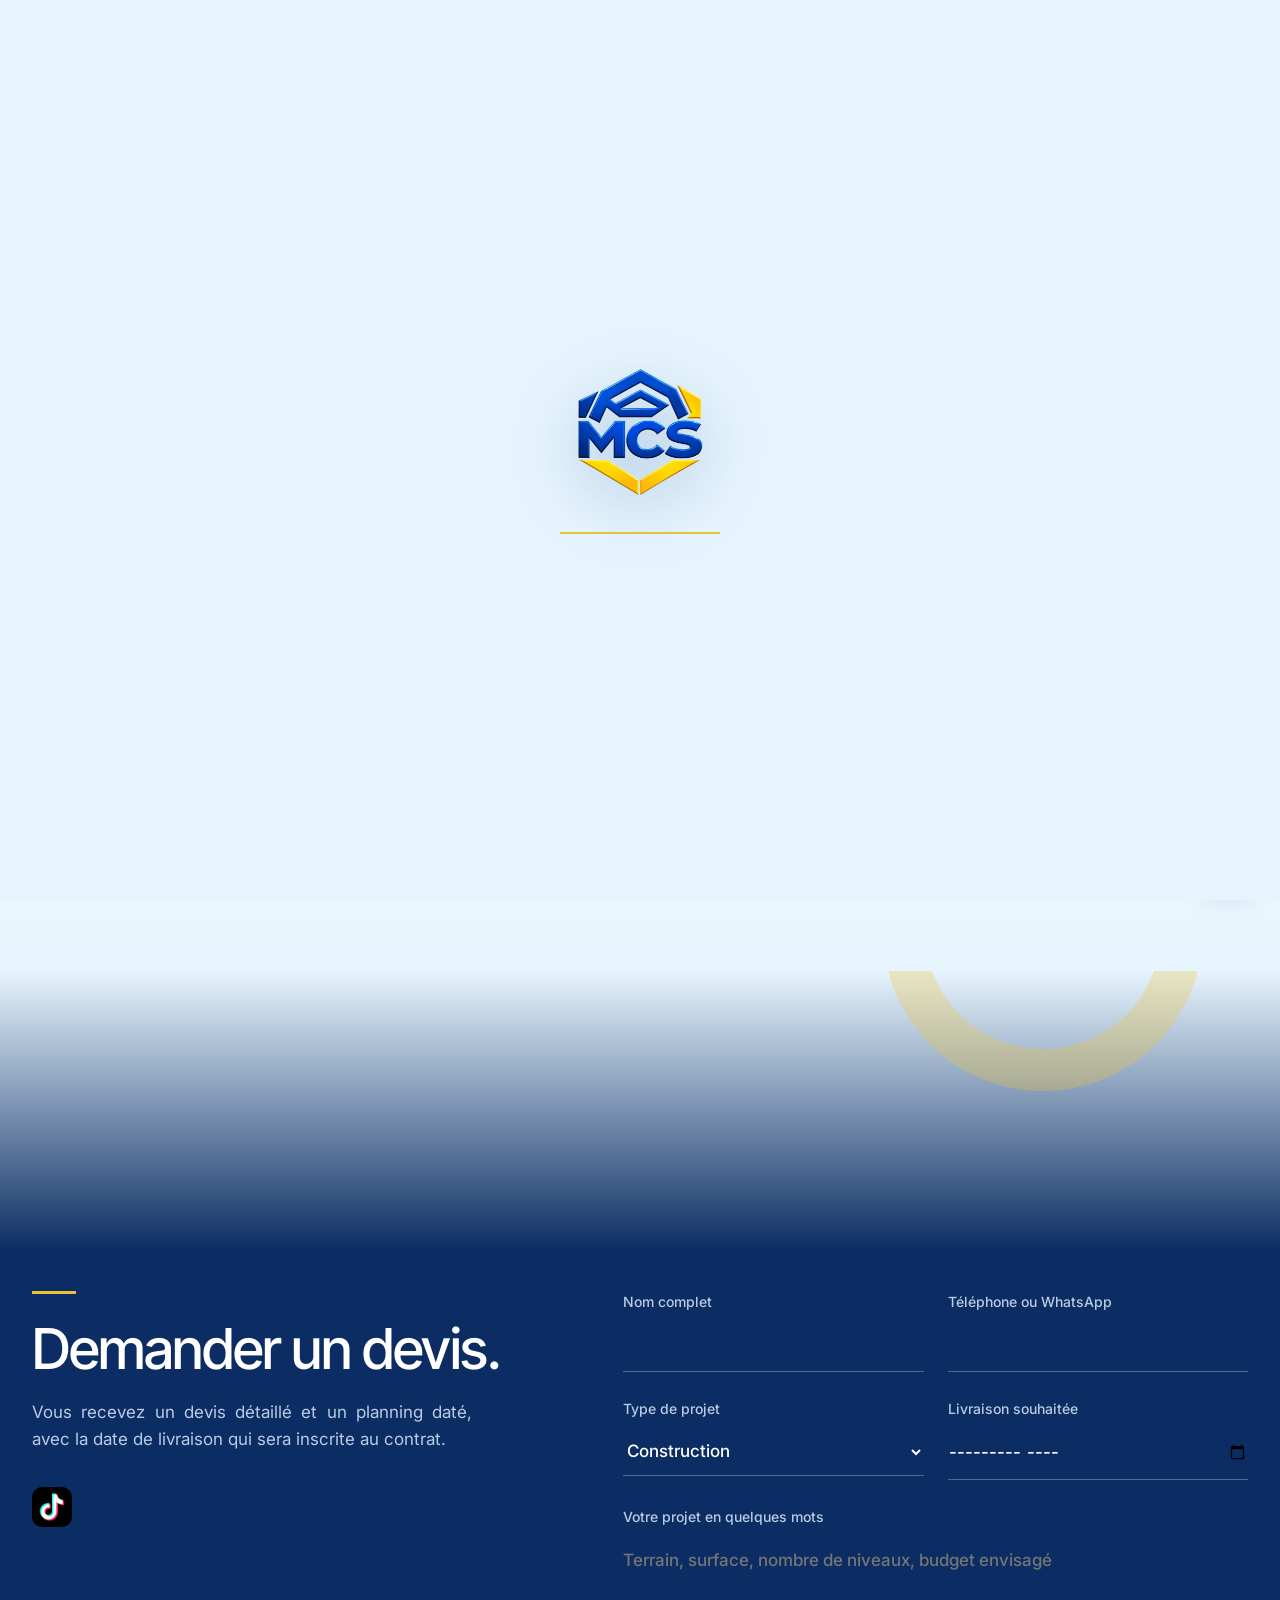
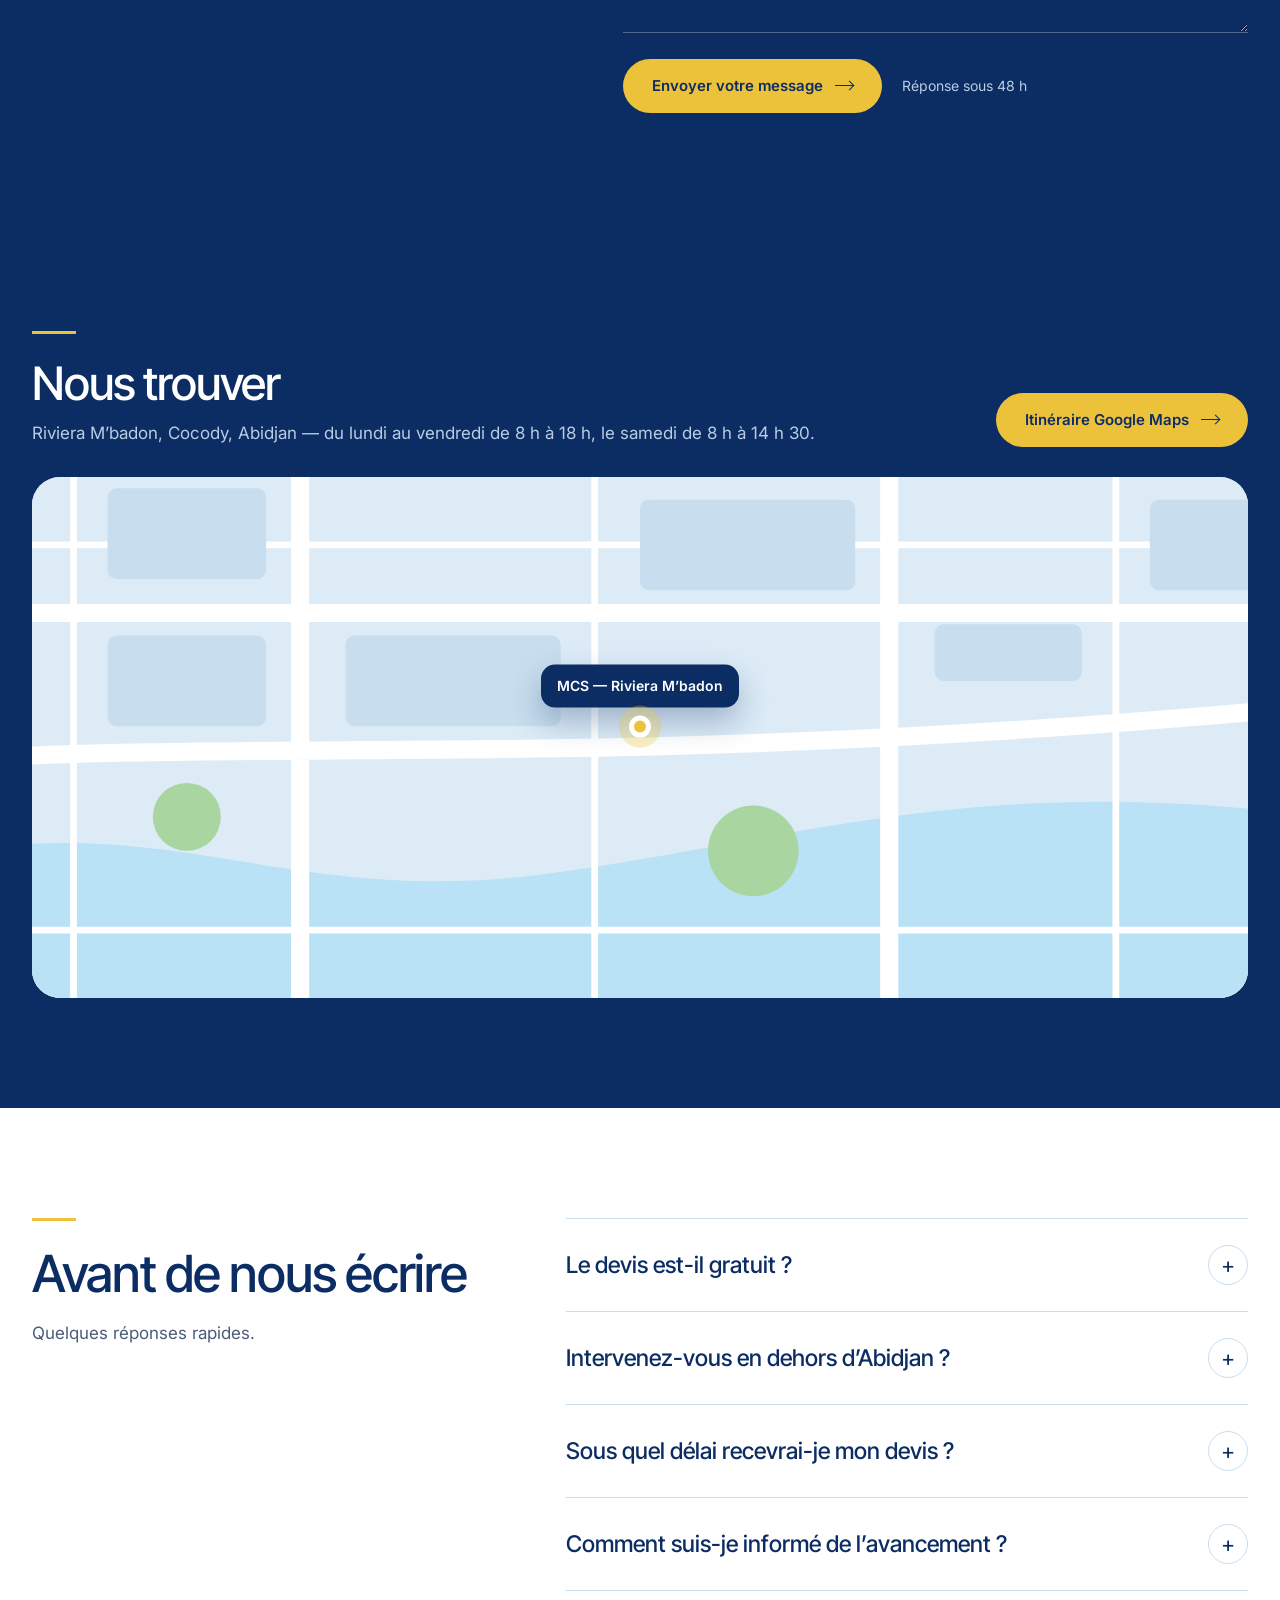
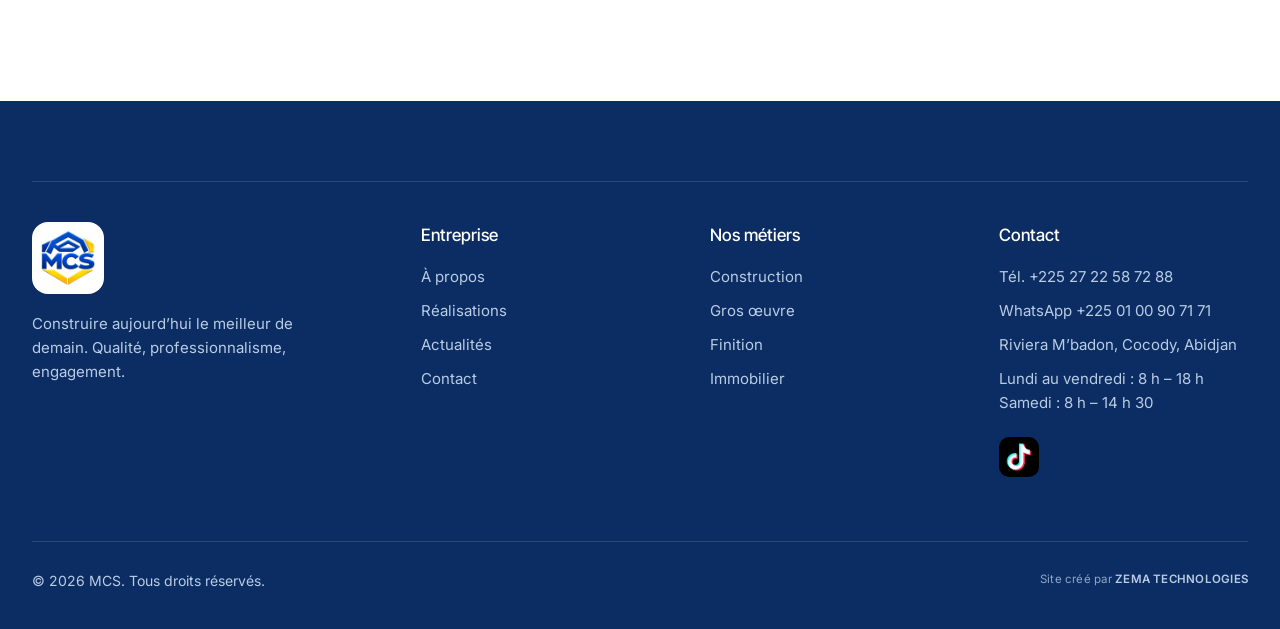
<file: contact.html>
<!doctype html>
<html lang="fr">
<head>
<meta charset="utf-8">
<meta name="viewport" content="width=device-width, initial-scale=1, viewport-fit=cover">
<title>Contact — Demander un devis à MCS</title>
<meta name="description" content="Contactez MCS par téléphone, WhatsApp ou email, ou demandez votre devis et votre planning en ligne.">
<meta property="og:title" content="Contact — Demander un devis à MCS">
<meta property="og:description" content="Contactez MCS par téléphone, WhatsApp ou email, ou demandez votre devis et votre planning en ligne.">
<meta property="og:image" content="assets/img/logo-complet.jpg">
<meta name="theme-color" content="#0C2D63">
<link rel="icon" href="favicon.ico" sizes="any">
<link rel="icon" type="image/png" sizes="32x32" href="assets/img/favicon-32.png">
<link rel="icon" type="image/png" sizes="192x192" href="assets/img/icon-192.png">
<link rel="apple-touch-icon" href="assets/img/apple-touch-icon.png">
<link rel="manifest" href="site.webmanifest">
<meta name="theme-color" content="#114B9D">
<link rel="preconnect" href="https://fonts.googleapis.com">
<link rel="preconnect" href="https://fonts.gstatic.com" crossorigin>
<link href="https://fonts.googleapis.com/css2?family=Inter+Tight:wght@300;400;500;600;700&family=Inter:wght@400;500;600&display=swap" rel="stylesheet">
<link rel="stylesheet" href="assets/css/style.css?v=20261125">
</head>
<body class="charge" data-page="contact">

<div class="chargement" id="chargement" aria-hidden="true">
  <div class="volet h"></div><div class="volet b"></div>
  <div class="centre"><div class="logo3d"><img src="assets/img/logo.png" alt=""></div><div class="jauge"><i id="jauge-chargement"></i></div></div>
</div>
<div class="point" aria-hidden="true"></div>
<div class="anneau" aria-hidden="true"><span></span></div>
<div class="apercu" aria-hidden="true"></div>

<header class="entete" id="entete">
  <div class="wrap">
    <a class="marque" href="index.html" aria-label="MCS, accueil" data-libelle="Accueil"><img src="assets/img/logo.png" alt="MCS"></a>
    <nav class="menu" id="menu" aria-label="Navigation principale">
      <span class="indic" aria-hidden="true"></span>
      <a href="index.html" data-page="accueil">Accueil</a><a href="a-propos.html" data-page="apropos">À propos</a><a href="realisations.html" data-page="realisations">Réalisations</a><a href="metiers.html" data-page="metiers">Nos métiers</a><a href="immobilier.html" data-page="immobilier">Immobilier</a><a href="actualites.html" data-page="actualites">Actualités</a><a href="contact.html" data-page="contact">Contact</a>
    </nav>
    <a class="btn btn-bleu" href="contact.html#formulaire" data-libelle="Devis">Demander un devis</a>
    <button class="burger" type="button" aria-label="Ouvrir le menu" aria-expanded="false" aria-controls="tiroir" id="burger"><span></span></button>
  </div>
</header>
<nav class="tiroir" id="tiroir" aria-label="Menu mobile">
  <a href="index.html" data-page="accueil">Accueil</a><a href="a-propos.html" data-page="apropos">À propos</a><a href="realisations.html" data-page="realisations">Réalisations</a><a href="metiers.html" data-page="metiers">Nos métiers</a><a href="immobilier.html" data-page="immobilier">Immobilier</a><a href="actualites.html" data-page="actualites">Actualités</a><a href="contact.html" data-page="contact">Contact</a>
  <a class="btn btn-jaune" href="contact.html#formulaire">Demander un devis</a>
</nav>

<main>
<section class="page-hero sombre sans-visuel ">
  <span class="arc" style="width:520px;height:520px;border-width:70px;right:-200px;top:-220px" aria-hidden="true"></span>
  <span class="arc" style="width:260px;height:260px;border-width:36px;left:-120px;bottom:-150px" aria-hidden="true"></span>
  <div class="wrap">
    <div>
      <nav class="fil" aria-label="Fil d’Ariane"><a href="index.html">Accueil</a><i></i>Contact</nav>
      <h1 class="anime"><span class="ligne"><span>Parlons de</span></span><span class="ligne"><span>votre projet.</span></span></h1>
      <p class="chapo">Un devis, une visite de bien, une question : choisissez le moyen qui vous convient, nous vous répondons sous <span data-info="delaiReponse">48 h</span>.</p>
      
      
    </div>
    
  </div>
</section>
<section class="bloc-s degrade">
  <div class="wrap">
    <div class="contact-rapide">
      <a class="revele" data-lien="tel" href="#formulaire" data-libelle="Appeler"><span class="ico"><svg width="22" height="22" viewBox="0 0 24 24" fill="none" stroke="#2C66B0" stroke-width="1.7" aria-hidden="true"><path d="M5 4h4l2 5-2.5 1.5a11 11 0 0 0 5 5L15 13l5 2v4a2 2 0 0 1-2 2A16 16 0 0 1 3 6a2 2 0 0 1 2-2"/></svg></span><small>Appelez-nous</small><b data-info="telephone">[Numéro]</b></a>
      <a class="revele" data-lien="whatsapp" href="#formulaire" data-libelle="WhatsApp"><span class="ico"><svg width="22" height="22" viewBox="0 0 24 24" fill="none" stroke="#2C66B0" stroke-width="1.7" aria-hidden="true"><path d="M4 20l1.4-4A8 8 0 1 1 8 18.6z"/></svg></span><small>Écrivez-nous sur WhatsApp</small><b data-info="whatsappAffiche">[WhatsApp]</b></a>
      <a class="revele" data-lien="itineraire" data-itineraire href="#carte" data-libelle="Y aller"><span class="ico"><svg width="22" height="22" viewBox="0 0 24 24" fill="none" stroke="#2C66B0" stroke-width="1.7" aria-hidden="true"><path d="M12 21s-7-6.2-7-11.5A7 7 0 0 1 19 9.5C19 14.8 12 21 12 21z"/><circle cx="12" cy="9.5" r="2.5"/></svg></span><small>Venez nous voir</small><b>Riviera M’badon</b></a>
      <a class="revele" data-si="email" data-lien="email" href="#formulaire" data-libelle="Écrire"><span class="ico"><svg width="22" height="22" viewBox="0 0 24 24" fill="none" stroke="#2C66B0" stroke-width="1.7" aria-hidden="true"><rect x="3" y="5" width="18" height="14" rx="2"/><path d="M3 7l9 6 9-6"/></svg></span><small>Envoyez un email</small><b data-info="email">[Adresse email]</b></a>
    </div>
  </div>
</section>

<section class="contact contact-page bloc sombre" id="formulaire">
  <span class="arc" style="width:320px;height:320px;border-width:42px;right:6%;top:-200px" aria-hidden="true"></span>
  <div class="wrap">
    <div>
      <span class="regle"></span>
      <h2>Demander un devis.</h2>
      <p style="color:#B9CCE4;margin:20px 0 0;max-width:440px">Vous recevez un devis détaillé et un planning daté, avec la date de livraison qui sera inscrite au contrat.</p>
      <div class="reseaux"><a data-reseau="facebook" href="#">Facebook</a><a data-reseau="instagram" href="#">Instagram</a><a data-reseau="linkedin" href="#">LinkedIn</a><a class="reseau-ico" data-reseau="tiktok" href="#" aria-label="MCS sur TikTok" title="TikTok"><img src="assets/img/tiktok.png" alt="TikTok" width="40" height="40"></a></div>
    </div>
    <form class="form" id="form" novalidate data-sujet="Demande de devis depuis le site MCS">
      <label>Nom complet<input name="nom" autocomplete="name" required></label>
      <label>Téléphone ou WhatsApp<input name="tel" type="tel" autocomplete="tel" required></label>
      <label>Type de projet<select name="projet"><option value="construction">Construction</option><option value="gros-oeuvre">Gros œuvre</option><option value="finition">Finition</option><option value="immobilier">Achat ou vente de bien</option></select></label>
      <label>Livraison souhaitée<input name="date" type="month"></label>
      <label class="plein">Votre projet en quelques mots<textarea name="message" placeholder="Terrain, surface, nombre de niveaux, budget envisagé"></textarea></label>
      <div class="envoi plein"><button class="btn btn-jaune" type="submit" data-libelle="Envoyer">Envoyer votre message<i class="fleche"></i></button><span class="note">Réponse sous <span data-info="delaiReponse">48 h</span></span></div>
      <p class="msg" aria-live="polite"></p>
    </form>
  </div>
</section>

<section class="bloc-s brume" style="padding-top:0;background:var(--nuit)">
  <div class="wrap">
    <div class="tete-carte"><div><span class="regle"></span><h2>Nous trouver</h2><p><span data-info="adresse">[Adresse]</span> — <span class="horaires-ligne">du lundi au vendredi de 8 h à 18 h, le samedi de 8 h à 14 h 30.</span></p></div><a class="btn btn-jaune" data-itineraire href="#carte" data-libelle="Y aller">Itinéraire Google Maps<i class="fleche"></i></a></div>
    <div class="plan carte revele" id="carte" data-carte><svg viewBox="0 0 1200 460" preserveAspectRatio="xMidYMid slice" aria-hidden="true"><rect width="1200" height="460" fill="#DCEBF6"/><path d="M0 330C200 300 300 380 520 350S900 260 1200 300V460H0Z" fill="#B9E2F6"/><g stroke="#fff" stroke-width="16" fill="none" stroke-linecap="round"><path d="M-20 120H1220M300 -20V480M820 -20V480M-20 250C300 230 600 260 1220 200"/></g><g stroke="#fff" stroke-width="6" fill="none"><path d="M100 -20V480M560 -20V480M1020 -20V480M-20 60H1220M-20 400H1220"/></g><g fill="#C8DEEE"><rect x="130" y="140" width="140" height="80" rx="8"/><rect x="340" y="140" width="190" height="80" rx="8"/><rect x="600" y="20" width="190" height="80" rx="8"/><rect x="860" y="130" width="130" height="50" rx="8"/><rect x="130" y="10" width="140" height="80" rx="8"/><rect x="1050" y="20" width="130" height="80" rx="8"/></g><circle cx="700" cy="330" r="40" fill="#A8D5A0"/><circle cx="200" cy="300" r="30" fill="#A8D5A0"/></svg><div class="etiquette"><span>MCS — Riviera M’badon</span><i></i></div></div>
  </div>
</section>
<section class="bloc-s clair">
  <div class="wrap faq-grille">
    <div><span class="regle"></span><h2 class="revele">Avant de nous écrire</h2><p class="intro revele">Quelques réponses rapides.</p></div>
    <div class="faq revele" data-faq="contact"><details><summary>Le devis est-il gratuit ?</summary><p>Oui, le devis est gratuit et sans engagement.</p></details><details><summary>Intervenez-vous en dehors d’Abidjan ?</summary><p>Nous intervenons principalement à Abidjan et dans ses environs. Pour un projet ailleurs en Côte d’Ivoire, contactez-nous : nous étudions chaque demande.</p></details><details><summary>Sous quel délai recevrai-je mon devis ?</summary><p>Vous recevez votre devis détaillé et votre planning sous 48 h maximum après votre demande.</p></details><details><summary>Comment suis-je informé de l’avancement ?</summary><p>Chaque semaine, votre responsable de chantier vous envoie des photos et un point d’avancement sur WhatsApp. Vous pouvez aussi visiter le chantier sur rendez-vous.</p></details></div>
  </div>
</section>
</main>

<footer>
  <div class="wrap">
    <div class="colonnes">
      <div><img class="logo-pied" src="assets/img/logo.png" alt="MCS"><p style="margin:0;max-width:300px"><span data-info="slogan">Construire aujourd’hui le meilleur de demain.</span> Qualité, professionnalisme, engagement.</p></div>
      <div><h4>Entreprise</h4><ul><li><a href="a-propos.html">À propos</a></li><li><a href="realisations.html">Réalisations</a></li><li><a href="actualites.html">Actualités</a></li><li><a href="contact.html">Contact</a></li></ul></div>
      <div><h4>Nos métiers</h4><ul><li><a href="metiers.html">Construction</a></li><li><a href="metiers.html">Gros œuvre</a></li><li><a href="metiers.html">Finition</a></li><li><a href="immobilier.html">Immobilier</a></li></ul></div>
      <div><h4>Contact</h4><ul><li>Tél. <a data-lien="tel" data-info="telephone" href="contact.html">[Numéro]</a></li><li>WhatsApp <a data-lien="whatsapp" data-info="whatsappAffiche" href="contact.html">[WhatsApp]</a></li><li data-si="email"><a data-lien="email" data-info="email" href="contact.html">[Adresse email]</a></li><li data-info="adresse">[Adresse], Abidjan</li><li class="horaires" data-info="horaires">[Horaires]</li></ul><div class="reseaux"><a data-reseau="facebook" href="#">Facebook</a><a data-reseau="instagram" href="#">Instagram</a><a data-reseau="linkedin" href="#">LinkedIn</a><a class="reseau-ico" data-reseau="tiktok" href="#" aria-label="MCS sur TikTok" title="TikTok"><img src="assets/img/tiktok.png" alt="TikTok" width="40" height="40"></a></div></div>
    </div>
    <div class="bas"><span>© <span class="annee">2026</span> MCS. Tous droits réservés.</span><span class="signature">Site créé par <a href="https://www.zematechnologies.com" target="_blank" rel="noopener">ZEMA TECHNOLOGIES</a></span></div>
  </div>
</footer>

<a class="wa" data-lien="whatsapp" href="contact.html#formulaire" aria-label="Écrire à MCS sur WhatsApp" data-libelle="WhatsApp"><svg width="28" height="28" viewBox="0 0 24 24" fill="none" stroke="#fff" stroke-width="1.7" aria-hidden="true"><path d="M4 20l1.4-4A8 8 0 1 1 8 18.6z"/><path d="M9 9.5c0 3 2.5 5.5 5.5 5.5l1-1.5-2-1-1 1c-1-.5-2-1.5-2.5-2.5l1-1-1-2z"/></svg></a>

<script src="assets/js/donnees.js?v=20261125"></script>
<script src="assets/js/config.js"></script>
<script src="assets/js/store.js"></script>
<script src="assets/js/main.js?v=20261125b"></script>
</body>
</html>
</file>
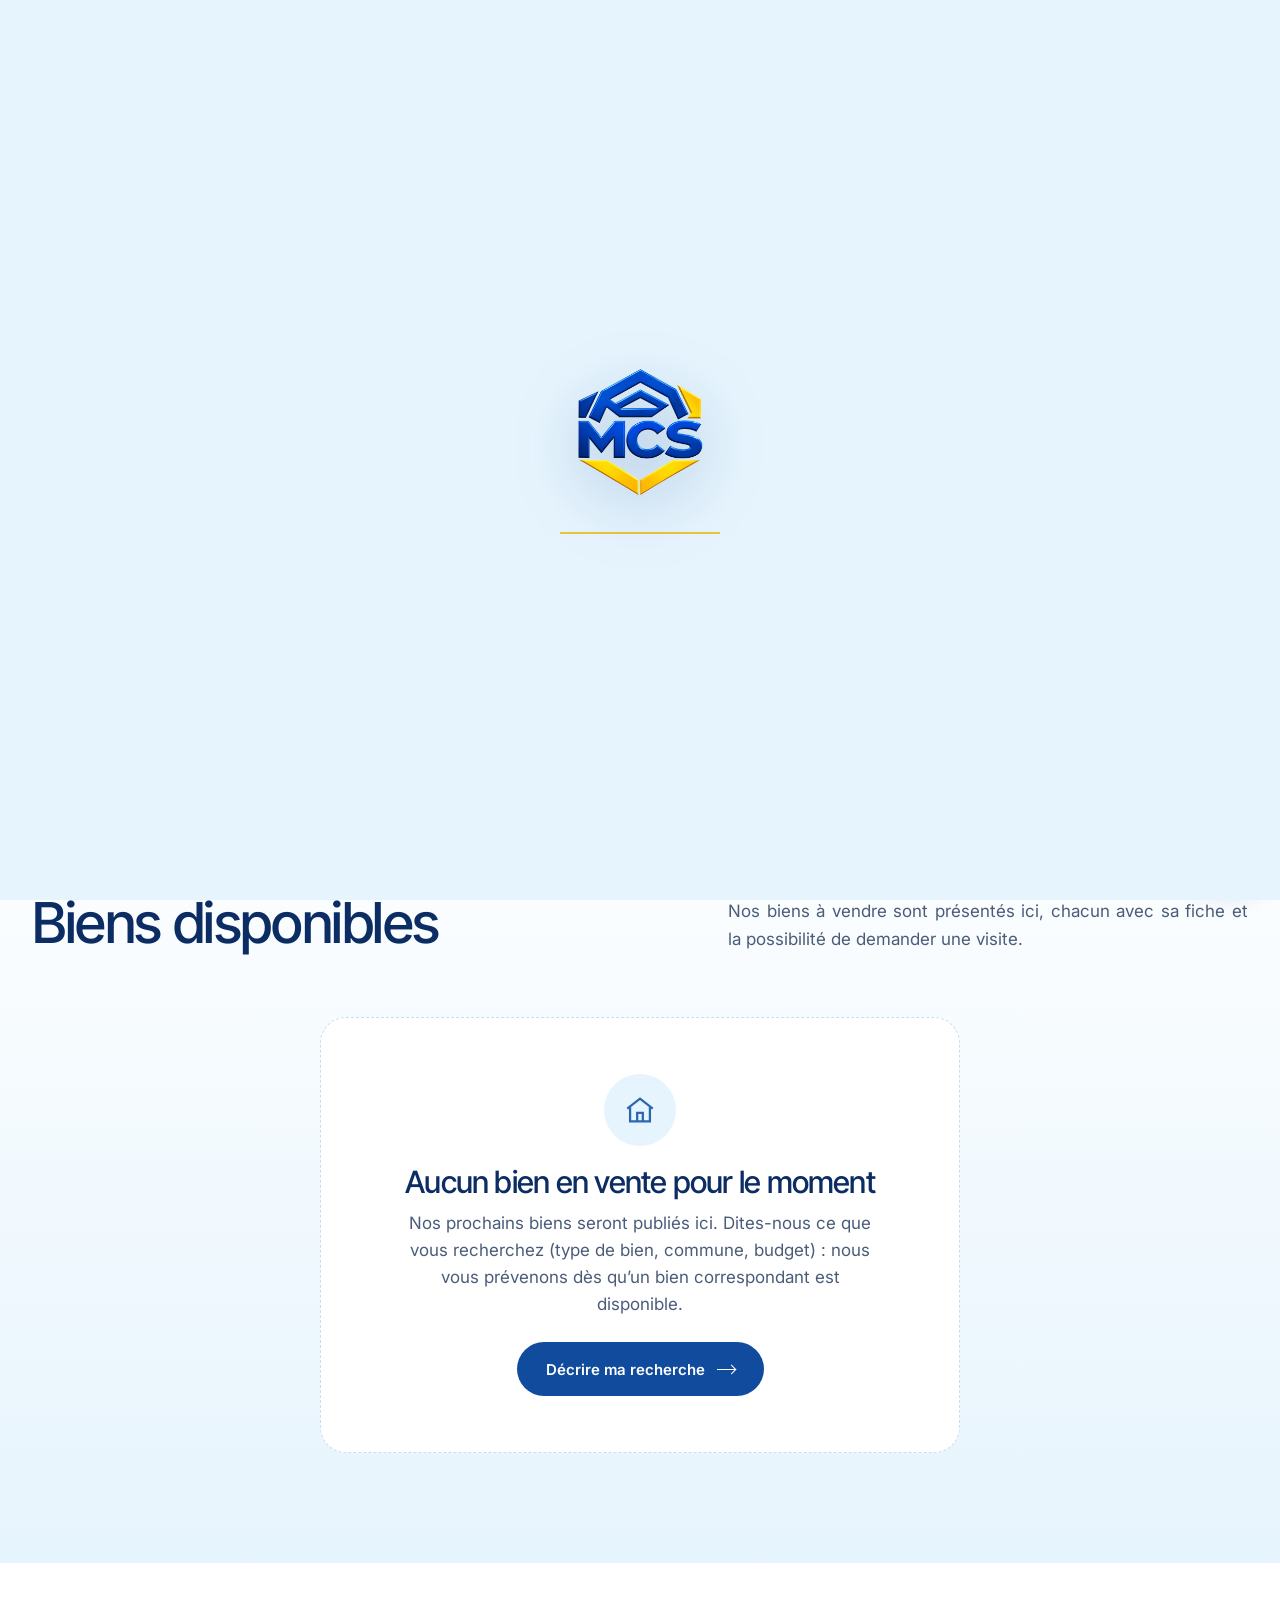
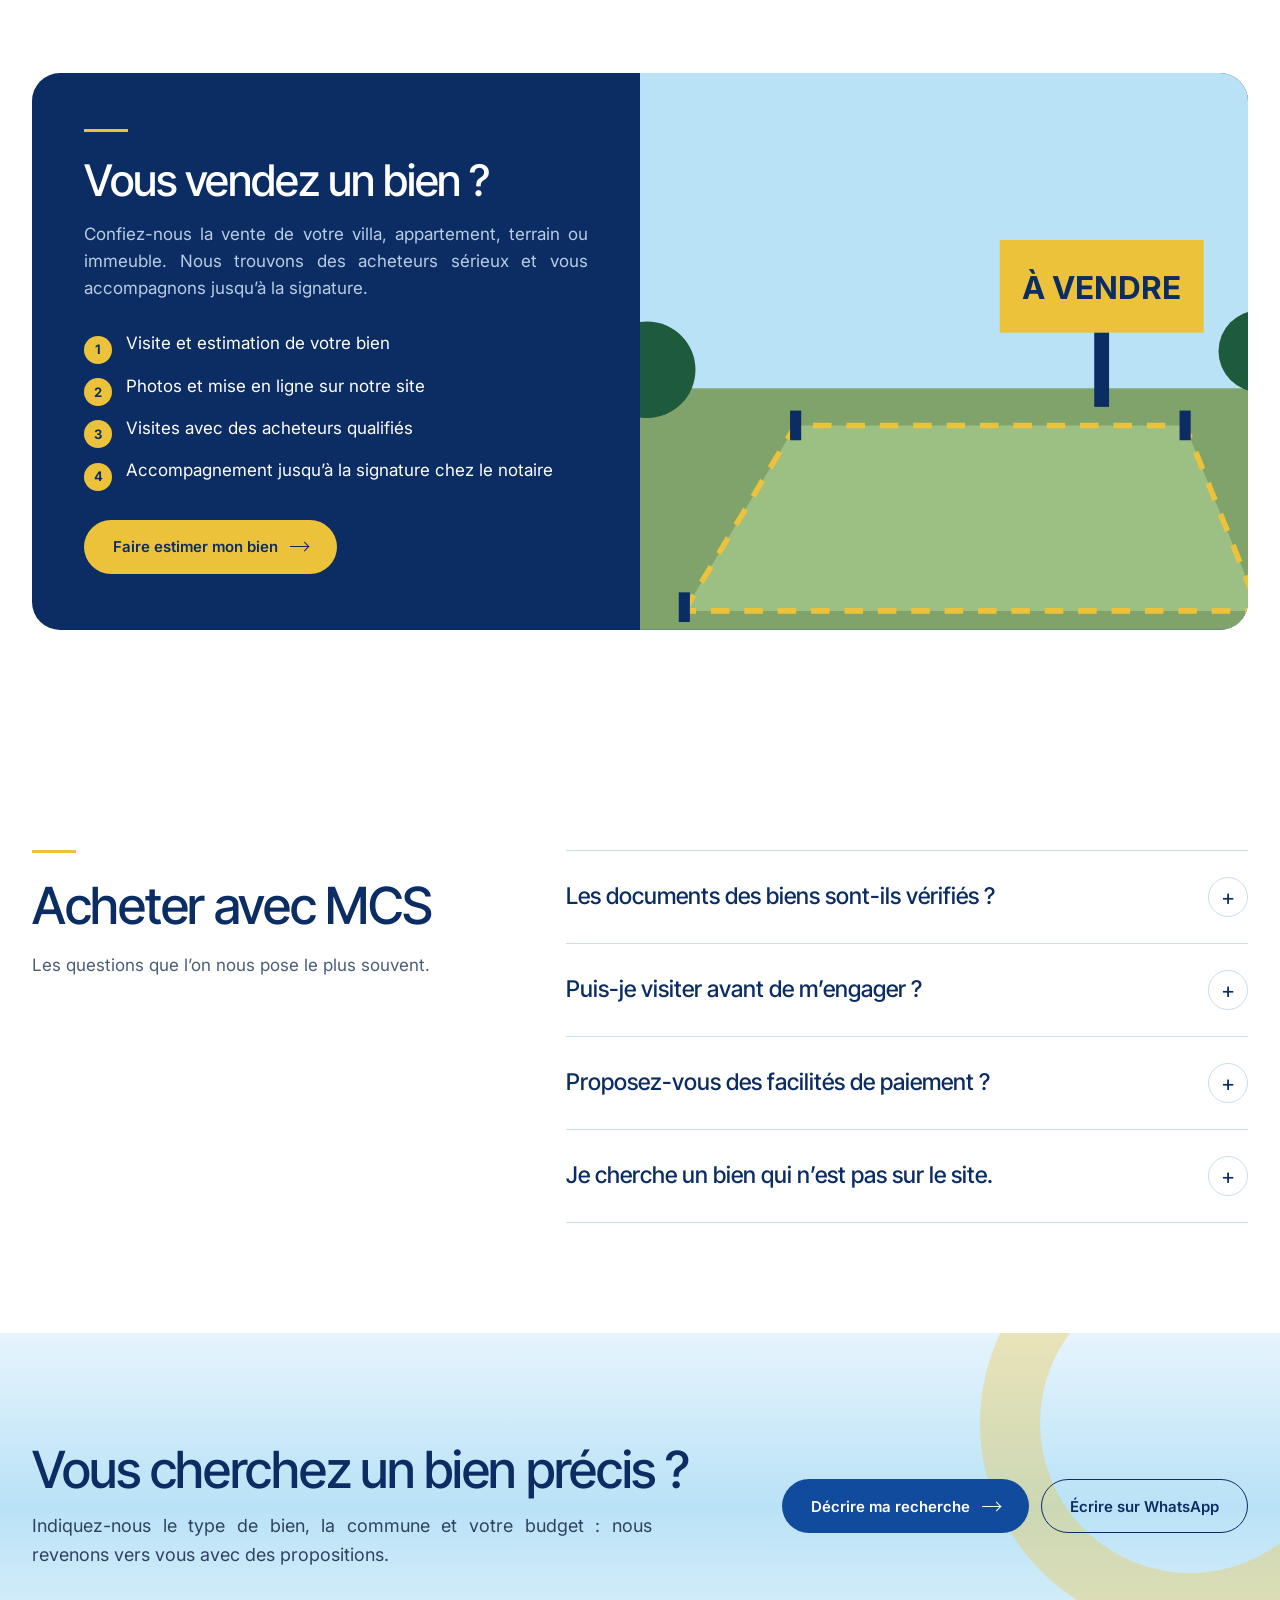
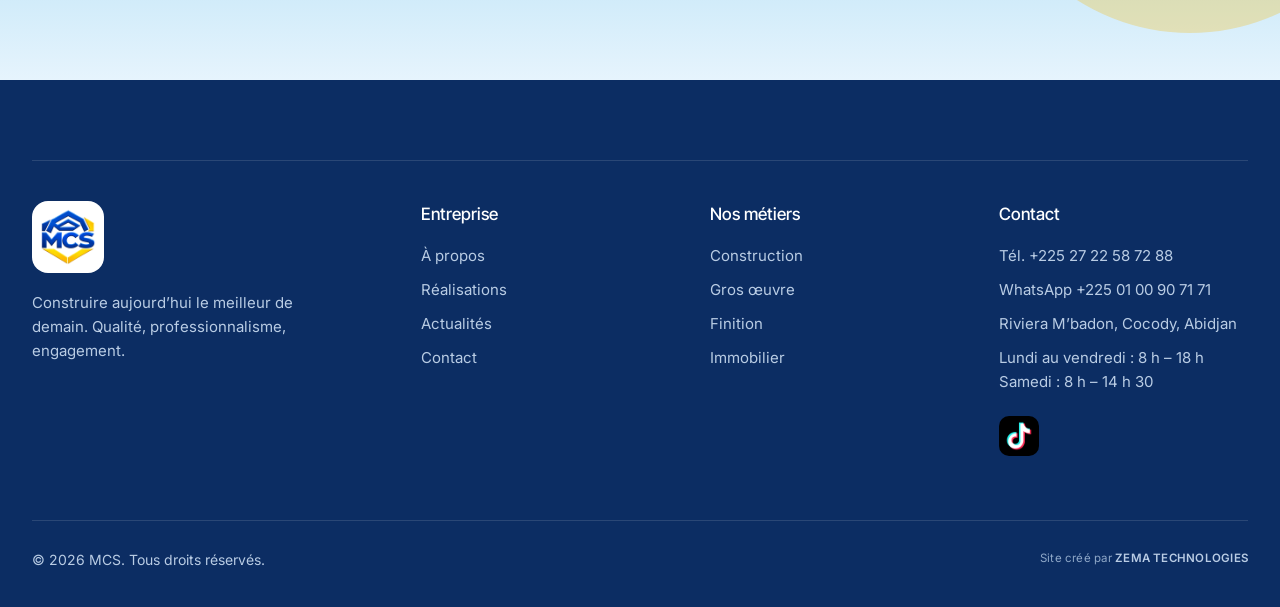
<file: immobilier.html>
<!doctype html>
<html lang="fr">
<head>
<meta charset="utf-8">
<meta name="viewport" content="width=device-width, initial-scale=1, viewport-fit=cover">
<title>Immobilier à Abidjan — Achat et vente de biens | MCS</title>
<meta name="description" content="Villas, appartements, terrains et immeubles à vendre à Abidjan. MCS vous accompagne de la visite à la signature.">
<meta property="og:title" content="Immobilier à Abidjan — Achat et vente de biens | MCS">
<meta property="og:description" content="Villas, appartements, terrains et immeubles à vendre à Abidjan. MCS vous accompagne de la visite à la signature.">
<meta property="og:image" content="assets/img/logo-complet.jpg">
<meta name="theme-color" content="#0C2D63">
<link rel="icon" href="favicon.ico" sizes="any">
<link rel="icon" type="image/png" sizes="32x32" href="assets/img/favicon-32.png">
<link rel="icon" type="image/png" sizes="192x192" href="assets/img/icon-192.png">
<link rel="apple-touch-icon" href="assets/img/apple-touch-icon.png">
<link rel="manifest" href="site.webmanifest">
<meta name="theme-color" content="#114B9D">
<link rel="preconnect" href="https://fonts.googleapis.com">
<link rel="preconnect" href="https://fonts.gstatic.com" crossorigin>
<link href="https://fonts.googleapis.com/css2?family=Inter+Tight:wght@300;400;500;600;700&family=Inter:wght@400;500;600&display=swap" rel="stylesheet">
<link rel="stylesheet" href="assets/css/style.css?v=20261125">
</head>
<body class="charge" data-page="immobilier">

<div class="chargement" id="chargement" aria-hidden="true">
  <div class="volet h"></div><div class="volet b"></div>
  <div class="centre"><div class="logo3d"><img src="assets/img/logo.png" alt=""></div><div class="jauge"><i id="jauge-chargement"></i></div></div>
</div>
<div class="point" aria-hidden="true"></div>
<div class="anneau" aria-hidden="true"><span></span></div>
<div class="apercu" aria-hidden="true"></div>

<header class="entete" id="entete">
  <div class="wrap">
    <a class="marque" href="index.html" aria-label="MCS, accueil" data-libelle="Accueil"><img src="assets/img/logo.png" alt="MCS"></a>
    <nav class="menu" id="menu" aria-label="Navigation principale">
      <span class="indic" aria-hidden="true"></span>
      <a href="index.html" data-page="accueil">Accueil</a><a href="a-propos.html" data-page="apropos">À propos</a><a href="realisations.html" data-page="realisations">Réalisations</a><a href="metiers.html" data-page="metiers">Nos métiers</a><a href="immobilier.html" data-page="immobilier">Immobilier</a><a href="actualites.html" data-page="actualites">Actualités</a><a href="contact.html" data-page="contact">Contact</a>
    </nav>
    <a class="btn btn-bleu" href="contact.html#formulaire" data-libelle="Devis">Demander un devis</a>
    <button class="burger" type="button" aria-label="Ouvrir le menu" aria-expanded="false" aria-controls="tiroir" id="burger"><span></span></button>
  </div>
</header>
<nav class="tiroir" id="tiroir" aria-label="Menu mobile">
  <a href="index.html" data-page="accueil">Accueil</a><a href="a-propos.html" data-page="apropos">À propos</a><a href="realisations.html" data-page="realisations">Réalisations</a><a href="metiers.html" data-page="metiers">Nos métiers</a><a href="immobilier.html" data-page="immobilier">Immobilier</a><a href="actualites.html" data-page="actualites">Actualités</a><a href="contact.html" data-page="contact">Contact</a>
  <a class="btn btn-jaune" href="contact.html#formulaire">Demander un devis</a>
</nav>

<main>
<section class="page-hero sombre ">
  <span class="arc" style="width:520px;height:520px;border-width:70px;right:-200px;top:-220px" aria-hidden="true"></span>
  <span class="arc" style="width:260px;height:260px;border-width:36px;left:-120px;bottom:-150px" aria-hidden="true"></span>
  <div class="wrap">
    <div>
      <nav class="fil" aria-label="Fil d’Ariane"><a href="index.html">Accueil</a><i></i>Immobilier</nav>
      <h1 class="anime"><span class="ligne"><span>Acheter ou vendre</span></span><span class="ligne"><span>un bien, en toute</span></span><span class="ligne"><span>confiance.</span></span></h1>
      <p class="chapo">Villas, appartements, terrains et immeubles à Abidjan. MCS vous accompagne de la visite à la signature, avec des biens dont nous connaissons la construction.</p>
      
      <div class="actions"><a class="btn btn-jaune" href="#biens" data-libelle="Voir">Voir les biens<i class="fleche"></i></a><a class="btn btn-trait" href="#vendre" data-libelle="Vendre">Vendre mon bien</a></div>
    </div>
    <div class="visuel"><img src="assets/img/pages/immobilier.jpg" alt="Poignée de main entre un client et un conseiller" style="object-position:55% center"></div>
  </div>
</section>
<section class="bloc-s degrade" id="biens">
  <div class="wrap">
    <div class="entete-section"><div><span class="regle"></span><h2 class="revele">Biens disponibles</h2></div><p class="revele">Nos biens à vendre sont présentés ici, chacun avec sa fiche et la possibilité de demander une visite.</p></div>
    <div class="barre-filtres">
      <div class="filtres" data-cible="#grille-biens" data-attr="type" role="group" aria-label="Filtrer par type">
        <button type="button" class="actif" data-filtre="*" aria-pressed="true">Tous</button><button type="button" data-filtre="Villa" aria-pressed="false">Villas</button><button type="button" data-filtre="Appartement" aria-pressed="false">Appartements</button><button type="button" data-filtre="Terrain" aria-pressed="false">Terrains</button><button type="button" data-filtre="Immeuble" aria-pressed="false">Immeubles</button>
      </div>
      <label class="recherche"><svg width="16" height="16" viewBox="0 0 24 24" fill="none" stroke="#4A5C78" stroke-width="2" aria-hidden="true"><circle cx="11" cy="11" r="7"/><path d="M20 20l-4-4"/></svg><input type="search" data-recherche="#grille-biens" placeholder="Commune, quartier…" aria-label="Rechercher une commune ou un quartier"></label>
      <span class="compte"></span>
    </div>
    <div class="grille-biens" id="grille-biens" data-rendu="biens"></div>
    <p class="vide-filtre" hidden>Aucun bien ne correspond pour le moment. Dites-nous ce que vous cherchez, nous vous prévenons dès qu’un bien se libère.</p>
  </div>
</section>

<section class="bloc-s clair" id="vendre">
  <div class="wrap">
    <div class="vendre revele">
      <div class="gauche">
        <span class="regle"></span>
        <h2>Vous vendez un bien ?</h2>
        <p>Confiez-nous la vente de votre villa, appartement, terrain ou immeuble. Nous trouvons des acheteurs sérieux et vous accompagnons jusqu’à la signature.</p>
        <ol><li>Visite et estimation de votre bien</li><li>Photos et mise en ligne sur notre site</li><li>Visites avec des acheteurs qualifiés</li><li>Accompagnement jusqu’à la signature chez le notaire</li></ol>
        <a class="btn btn-jaune" href="contact.html?projet=immobilier#formulaire" data-libelle="Vendre">Faire estimer mon bien<i class="fleche"></i></a>
      </div>
      <div class="droite"><svg data-ill="terrain"></svg></div>
    </div>
  </div>
</section>
<section class="bloc-s clair">
  <div class="wrap faq-grille">
    <div><span class="regle"></span><h2 class="revele">Acheter avec MCS</h2><p class="intro revele">Les questions que l’on nous pose le plus souvent.</p></div>
    <div class="faq revele" data-faq="immobilier"><details><summary>Les documents des biens sont-ils vérifiés ?</summary><p>Oui. Avant toute mise en vente, nous vérifions les documents du bien (ACD, titre foncier, permis de construire selon le cas), pour que vous achetiez en toute sécurité.</p></details><details><summary>Puis-je visiter avant de m’engager ?</summary><p>Oui, toutes les visites se font sur rendez-vous, avec un conseiller MCS.</p></details><details><summary>Proposez-vous des facilités de paiement ?</summary><p>Oui. MCS propose des facilités de paiement pour rendre votre achat plus accessible. Les modalités sont définies avec vous selon le bien choisi et votre situation : contactez-nous pour en discuter.</p></details><details><summary>Je cherche un bien qui n’est pas sur le site.</summary><p>Dites-nous ce que vous cherchez (type, commune, budget). Nous vous prévenons dès qu’un bien correspondant est disponible.</p></details></div>
  </div>
</section><section class="appel">
  <div class="wrap">
    <div><h2 class="revele">Vous cherchez un bien précis ?</h2><p class="revele">Indiquez-nous le type de bien, la commune et votre budget : nous revenons vers vous avec des propositions.</p></div>
    <div class="actions revele"><a class="btn btn-bleu" href="contact.html?projet=immobilier#formulaire" data-libelle="Devis">Décrire ma recherche<i class="fleche"></i></a><a class="btn btn-trait" data-lien="whatsapp" href="contact.html#formulaire" data-libelle="WhatsApp">Écrire sur WhatsApp</a></div>
  </div>
</section>
</main>

<footer>
  <div class="wrap">
    <div class="colonnes">
      <div><img class="logo-pied" src="assets/img/logo.png" alt="MCS"><p style="margin:0;max-width:300px"><span data-info="slogan">Construire aujourd’hui le meilleur de demain.</span> Qualité, professionnalisme, engagement.</p></div>
      <div><h4>Entreprise</h4><ul><li><a href="a-propos.html">À propos</a></li><li><a href="realisations.html">Réalisations</a></li><li><a href="actualites.html">Actualités</a></li><li><a href="contact.html">Contact</a></li></ul></div>
      <div><h4>Nos métiers</h4><ul><li><a href="metiers.html">Construction</a></li><li><a href="metiers.html">Gros œuvre</a></li><li><a href="metiers.html">Finition</a></li><li><a href="immobilier.html">Immobilier</a></li></ul></div>
      <div><h4>Contact</h4><ul><li>Tél. <a data-lien="tel" data-info="telephone" href="contact.html">[Numéro]</a></li><li>WhatsApp <a data-lien="whatsapp" data-info="whatsappAffiche" href="contact.html">[WhatsApp]</a></li><li data-si="email"><a data-lien="email" data-info="email" href="contact.html">[Adresse email]</a></li><li data-info="adresse">[Adresse], Abidjan</li><li class="horaires" data-info="horaires">[Horaires]</li></ul><div class="reseaux"><a data-reseau="facebook" href="#">Facebook</a><a data-reseau="instagram" href="#">Instagram</a><a data-reseau="linkedin" href="#">LinkedIn</a><a class="reseau-ico" data-reseau="tiktok" href="#" aria-label="MCS sur TikTok" title="TikTok"><img src="assets/img/tiktok.png" alt="TikTok" width="40" height="40"></a></div></div>
    </div>
    <div class="bas"><span>© <span class="annee">2026</span> MCS. Tous droits réservés.</span><span class="signature">Site créé par <a href="https://www.zematechnologies.com" target="_blank" rel="noopener">ZEMA TECHNOLOGIES</a></span></div>
  </div>
</footer>

<a class="wa" data-lien="whatsapp" href="contact.html#formulaire" aria-label="Écrire à MCS sur WhatsApp" data-libelle="WhatsApp"><svg width="28" height="28" viewBox="0 0 24 24" fill="none" stroke="#fff" stroke-width="1.7" aria-hidden="true"><path d="M4 20l1.4-4A8 8 0 1 1 8 18.6z"/><path d="M9 9.5c0 3 2.5 5.5 5.5 5.5l1-1.5-2-1-1 1c-1-.5-2-1.5-2.5-2.5l1-1-1-2z"/></svg></a>

<script src="assets/js/donnees.js?v=20261125"></script>
<script src="assets/js/config.js"></script>
<script src="assets/js/store.js"></script>
<script src="assets/js/main.js?v=20261125b"></script>
</body>
</html>
</file>
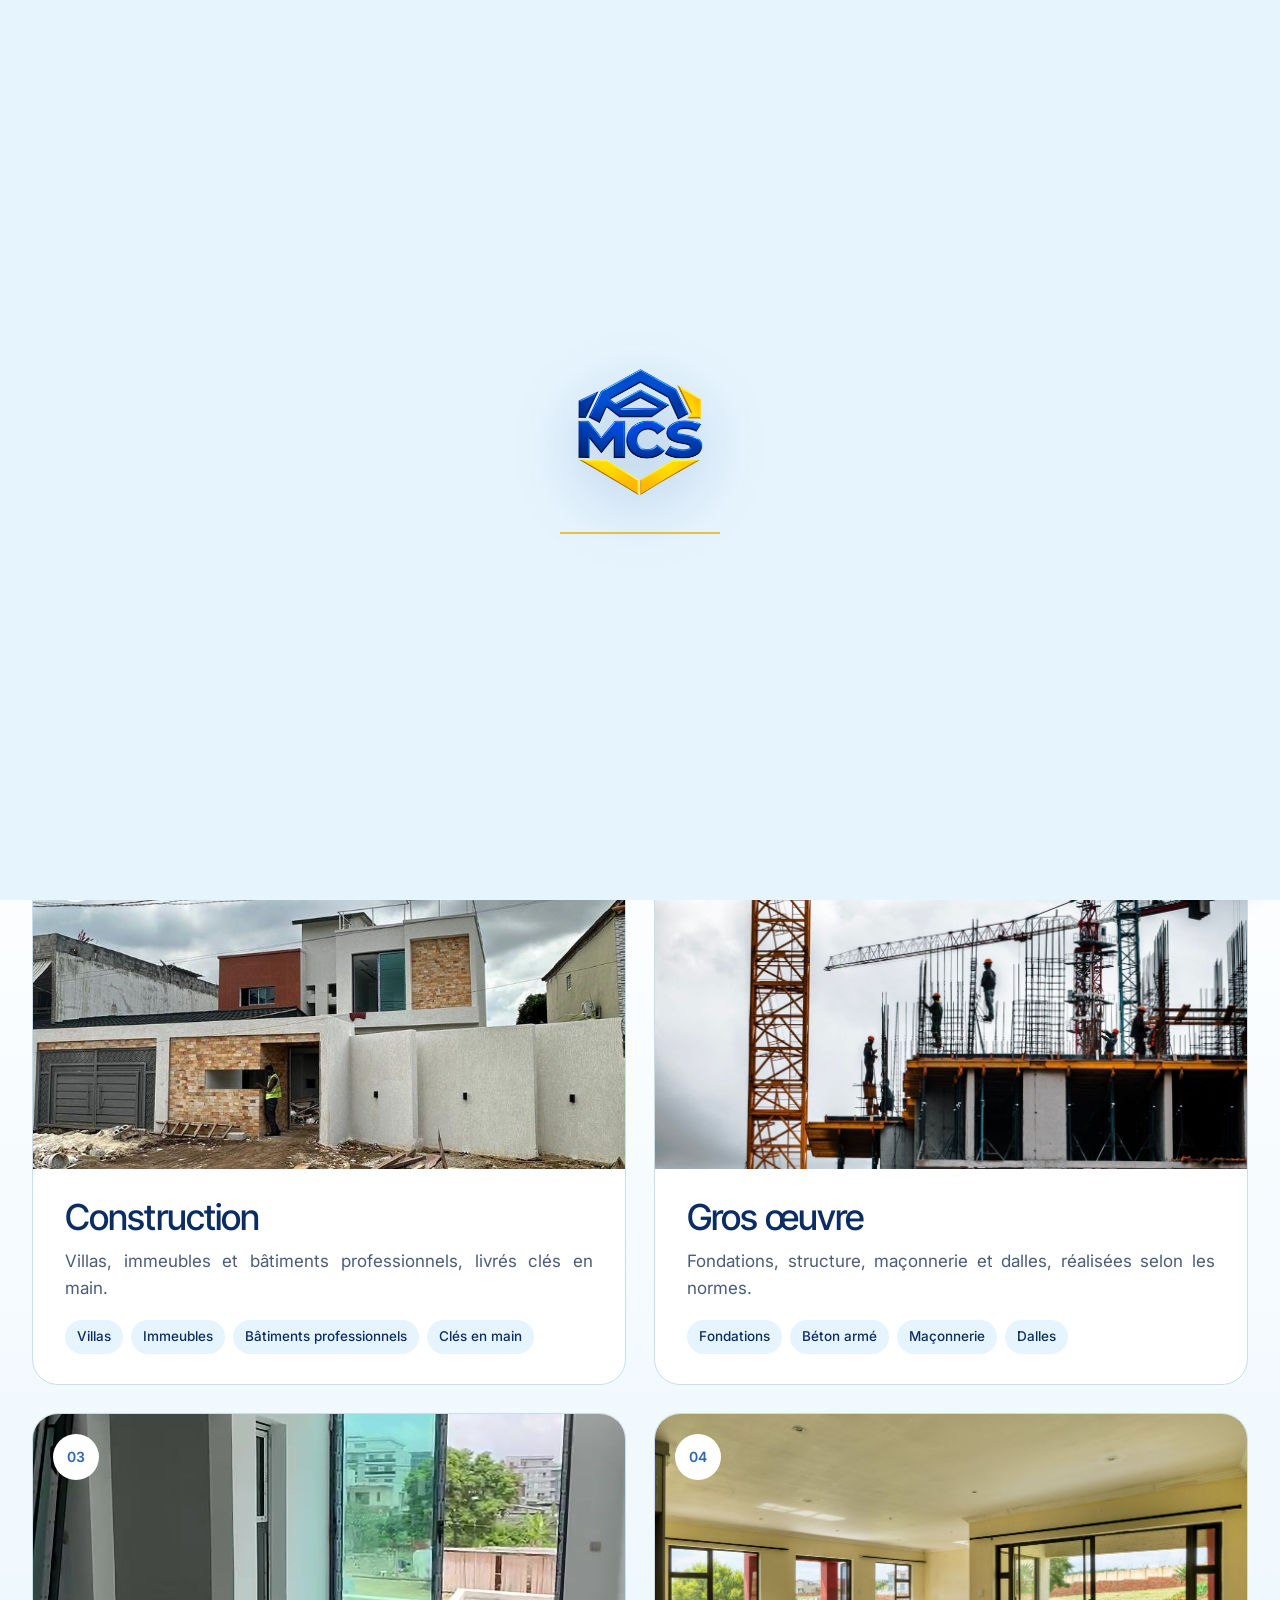
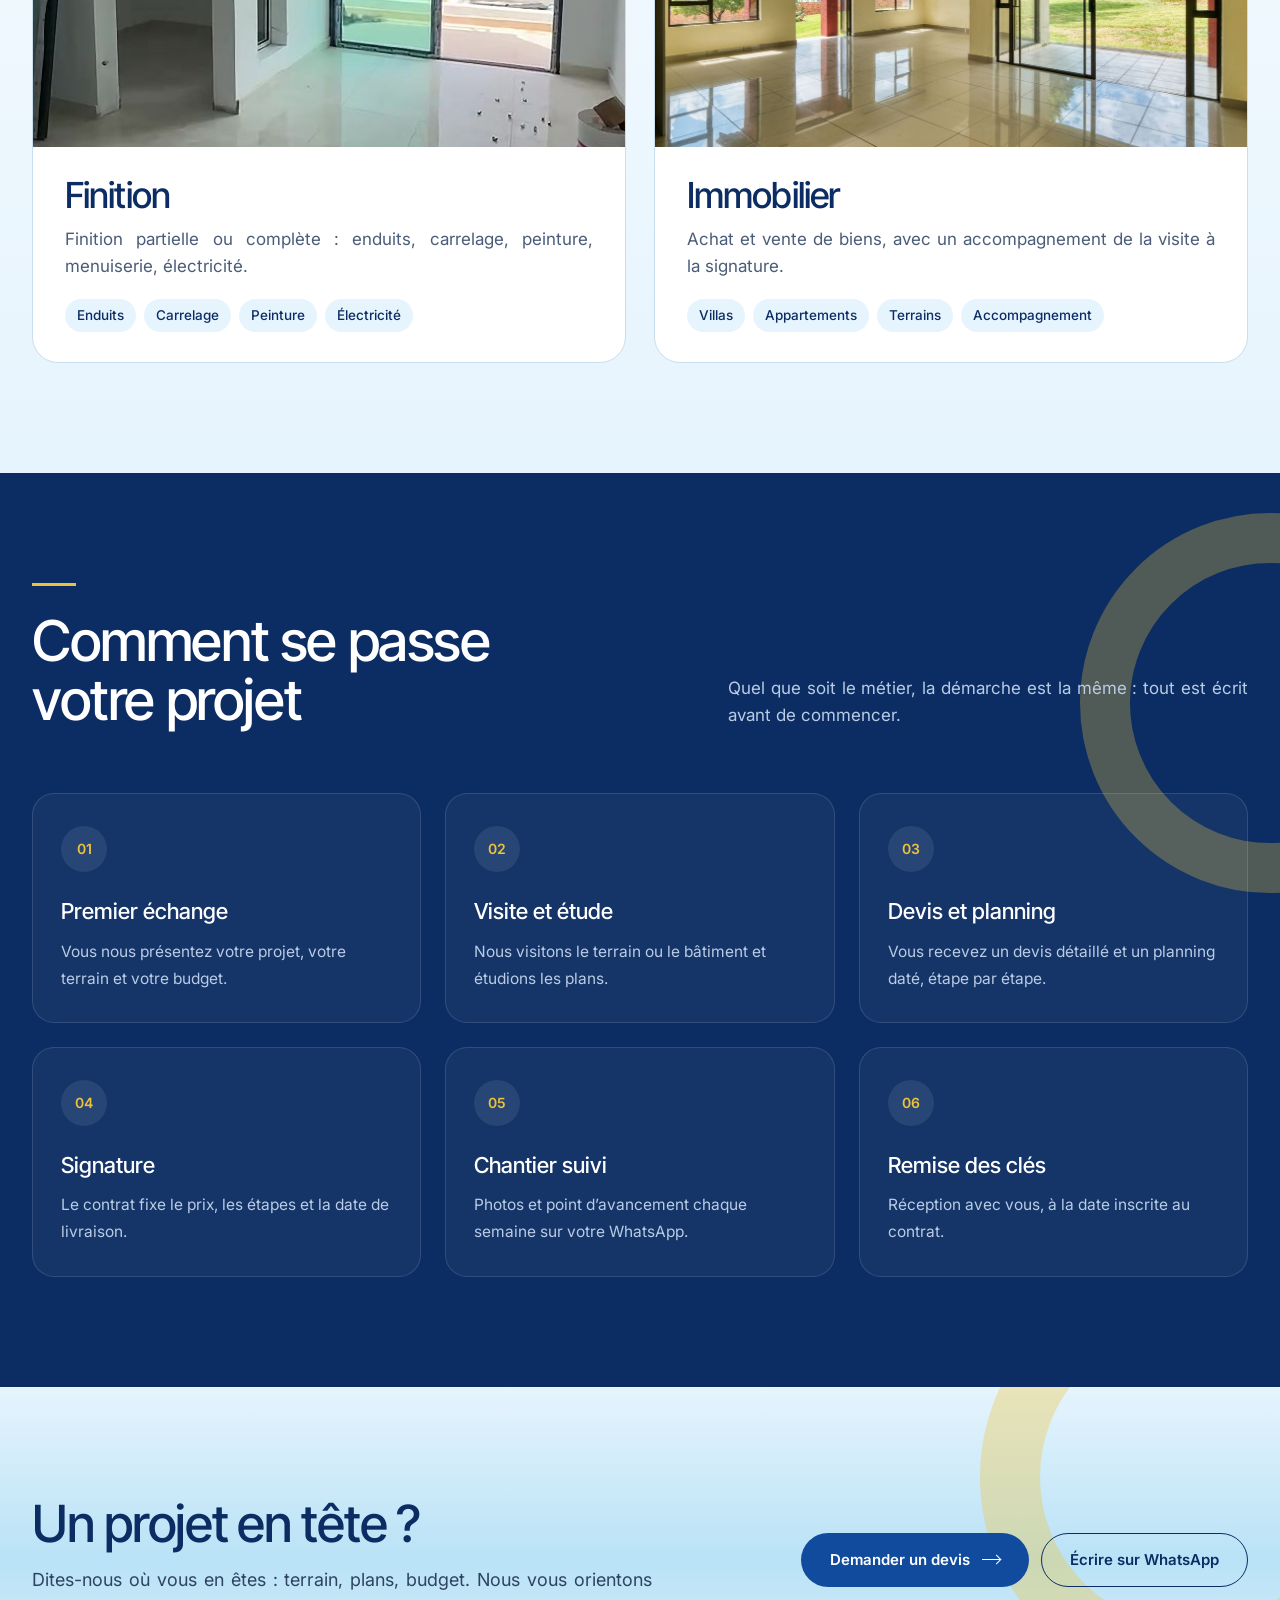
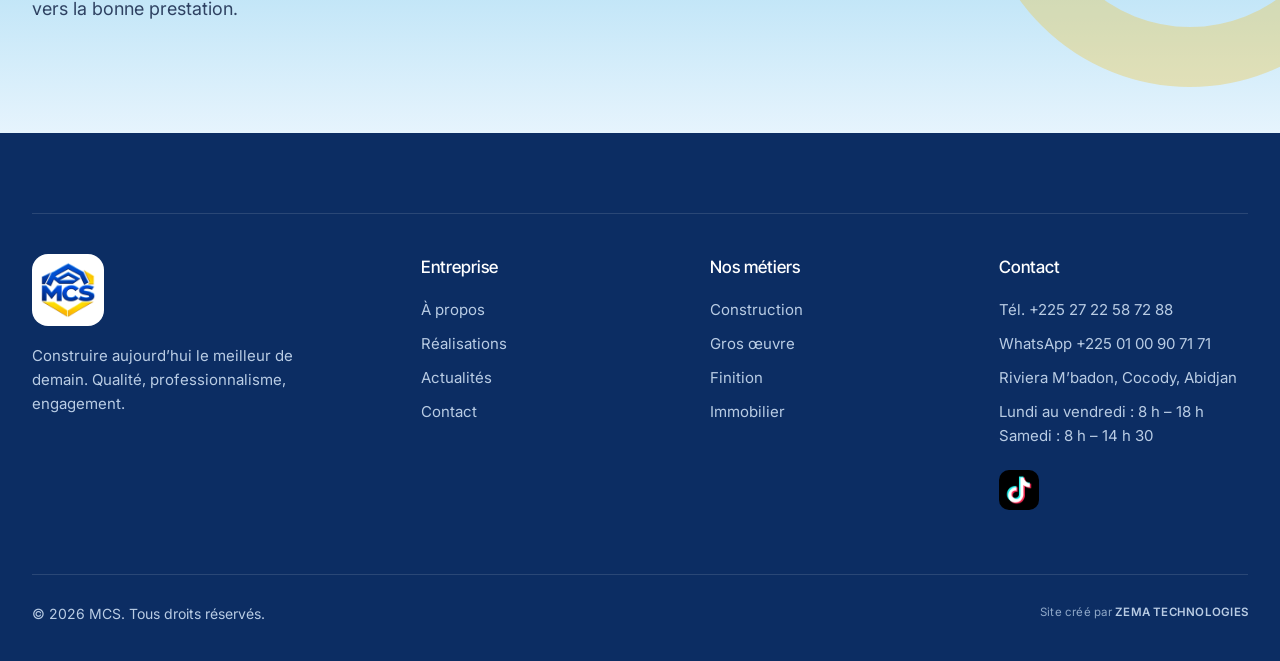
<file: metiers.html>
<!doctype html>
<html lang="fr">
<head>
<meta charset="utf-8">
<meta name="viewport" content="width=device-width, initial-scale=1, viewport-fit=cover">
<title>Nos métiers — Construction, gros œuvre, finition, immobilier | MCS</title>
<meta name="description" content="MCS réunit quatre métiers : construction clés en main, gros œuvre, finition et immobilier à Abidjan.">
<meta property="og:title" content="Nos métiers — Construction, gros œuvre, finition, immobilier | MCS">
<meta property="og:description" content="MCS réunit quatre métiers : construction clés en main, gros œuvre, finition et immobilier à Abidjan.">
<meta property="og:image" content="assets/img/logo-complet.jpg">
<meta name="theme-color" content="#0C2D63">
<link rel="icon" href="favicon.ico" sizes="any">
<link rel="icon" type="image/png" sizes="32x32" href="assets/img/favicon-32.png">
<link rel="icon" type="image/png" sizes="192x192" href="assets/img/icon-192.png">
<link rel="apple-touch-icon" href="assets/img/apple-touch-icon.png">
<link rel="manifest" href="site.webmanifest">
<meta name="theme-color" content="#114B9D">
<link rel="preconnect" href="https://fonts.googleapis.com">
<link rel="preconnect" href="https://fonts.gstatic.com" crossorigin>
<link href="https://fonts.googleapis.com/css2?family=Inter+Tight:wght@300;400;500;600;700&family=Inter:wght@400;500;600&display=swap" rel="stylesheet">
<link rel="stylesheet" href="assets/css/style.css?v=20261125">
</head>
<body class="charge" data-page="metiers">

<div class="chargement" id="chargement" aria-hidden="true">
  <div class="volet h"></div><div class="volet b"></div>
  <div class="centre"><div class="logo3d"><img src="assets/img/logo.png" alt=""></div><div class="jauge"><i id="jauge-chargement"></i></div></div>
</div>
<div class="point" aria-hidden="true"></div>
<div class="anneau" aria-hidden="true"><span></span></div>
<div class="apercu" aria-hidden="true"></div>

<header class="entete" id="entete">
  <div class="wrap">
    <a class="marque" href="index.html" aria-label="MCS, accueil" data-libelle="Accueil"><img src="assets/img/logo.png" alt="MCS"></a>
    <nav class="menu" id="menu" aria-label="Navigation principale">
      <span class="indic" aria-hidden="true"></span>
      <a href="index.html" data-page="accueil">Accueil</a><a href="a-propos.html" data-page="apropos">À propos</a><a href="realisations.html" data-page="realisations">Réalisations</a><a href="metiers.html" data-page="metiers">Nos métiers</a><a href="immobilier.html" data-page="immobilier">Immobilier</a><a href="actualites.html" data-page="actualites">Actualités</a><a href="contact.html" data-page="contact">Contact</a>
    </nav>
    <a class="btn btn-bleu" href="contact.html#formulaire" data-libelle="Devis">Demander un devis</a>
    <button class="burger" type="button" aria-label="Ouvrir le menu" aria-expanded="false" aria-controls="tiroir" id="burger"><span></span></button>
  </div>
</header>
<nav class="tiroir" id="tiroir" aria-label="Menu mobile">
  <a href="index.html" data-page="accueil">Accueil</a><a href="a-propos.html" data-page="apropos">À propos</a><a href="realisations.html" data-page="realisations">Réalisations</a><a href="metiers.html" data-page="metiers">Nos métiers</a><a href="immobilier.html" data-page="immobilier">Immobilier</a><a href="actualites.html" data-page="actualites">Actualités</a><a href="contact.html" data-page="contact">Contact</a>
  <a class="btn btn-jaune" href="contact.html#formulaire">Demander un devis</a>
</nav>

<main>
<section class="page-hero sombre ">
  <span class="arc" style="width:520px;height:520px;border-width:70px;right:-200px;top:-220px" aria-hidden="true"></span>
  <span class="arc" style="width:260px;height:260px;border-width:36px;left:-120px;bottom:-150px" aria-hidden="true"></span>
  <div class="wrap">
    <div>
      <nav class="fil" aria-label="Fil d’Ariane"><a href="index.html">Accueil</a><i></i>Nos métiers</nav>
      <h1 class="anime"><span class="ligne"><span>Un seul partenaire,</span></span><span class="ligne"><span>du terrain nu</span></span><span class="ligne"><span>à la remise des clés.</span></span></h1>
      <p class="chapo">Construction, gros œuvre, finition et immobilier : quatre métiers complémentaires, une seule équipe et un seul planning.</p>
      
      <div class="actions"><a class="btn btn-jaune" href="contact.html#formulaire" data-libelle="Devis">Demander un devis<i class="fleche"></i></a></div>
    </div>
    <div class="visuel"><img src="assets/img/pages/metiers.jpg" alt="Étude d’un plan de construction" style="object-position:45% center"></div>
  </div>
</section>
<section class="bloc-s degrade">
  <div class="wrap">
    <div class="cartes-metiers">
      <div class="carte-metier revele" data-cle="construction"><div class="cadre"><img src="assets/img/metiers/construction.jpg" alt="Construction" loading="lazy"><span class="n">01</span></div><div class="corps"><h3>Construction</h3><p>Villas, immeubles et bâtiments professionnels, livrés clés en main.</p><ul><li>Villas</li><li>Immeubles</li><li>Bâtiments professionnels</li><li>Clés en main</li></ul></div></div>
      <div class="carte-metier revele" data-cle="gros-oeuvre"><div class="cadre"><img src="assets/img/metiers/gros-oeuvre.jpg" alt="Gros œuvre" loading="lazy"><span class="n">02</span></div><div class="corps"><h3>Gros œuvre</h3><p>Fondations, structure, maçonnerie et dalles, réalisées selon les normes.</p><ul><li>Fondations</li><li>Béton armé</li><li>Maçonnerie</li><li>Dalles</li></ul></div></div>
      <div class="carte-metier revele" data-cle="finition"><div class="cadre"><img src="assets/img/metiers/finition.jpg" alt="Finition" loading="lazy"><span class="n">03</span></div><div class="corps"><h3>Finition</h3><p>Finition partielle ou complète : enduits, carrelage, peinture, menuiserie, électricité.</p><ul><li>Enduits</li><li>Carrelage</li><li>Peinture</li><li>Électricité</li></ul></div></div>
      <div class="carte-metier revele" data-cle="immobilier"><div class="cadre"><img src="assets/img/metiers/immobilier.jpg" alt="Immobilier" loading="lazy"><span class="n">04</span></div><div class="corps"><h3>Immobilier</h3><p>Achat et vente de biens, avec un accompagnement de la visite à la signature.</p><ul><li>Villas</li><li>Appartements</li><li>Terrains</li><li>Accompagnement</li></ul></div></div>
    </div>
  </div>
</section>

<section class="bloc-s bande-sombre sombre">
  <span class="arc" style="width:380px;height:380px;border-width:50px;right:-180px;top:40px" aria-hidden="true"></span>
  <div class="wrap">
    <div class="entete-section"><div><span class="regle"></span><h2 class="revele">Comment se passe votre projet</h2></div><p class="revele">Quel que soit le métier, la démarche est la même : tout est écrit avant de commencer.</p></div>
    <ol class="etapes">
      <li class="revele"><b>Premier échange</b><span>Vous nous présentez votre projet, votre terrain et votre budget.</span></li>
      <li class="revele"><b>Visite et étude</b><span>Nous visitons le terrain ou le bâtiment et étudions les plans.</span></li>
      <li class="revele"><b>Devis et planning</b><span>Vous recevez un devis détaillé et un planning daté, étape par étape.</span></li>
      <li class="revele"><b>Signature</b><span>Le contrat fixe le prix, les étapes et la date de livraison.</span></li>
      <li class="revele"><b>Chantier suivi</b><span>Photos et point d’avancement chaque semaine sur votre WhatsApp.</span></li>
      <li class="revele"><b>Remise des clés</b><span>Réception avec vous, à la date inscrite au contrat.</span></li>
    </ol>
  </div>
</section>
<section class="appel">
  <div class="wrap">
    <div><h2 class="revele">Un projet en tête ?</h2><p class="revele">Dites-nous où vous en êtes : terrain, plans, budget. Nous vous orientons vers la bonne prestation.</p></div>
    <div class="actions revele"><a class="btn btn-bleu" href="contact.html#formulaire" data-libelle="Devis">Demander un devis<i class="fleche"></i></a><a class="btn btn-trait" data-lien="whatsapp" href="contact.html#formulaire" data-libelle="WhatsApp">Écrire sur WhatsApp</a></div>
  </div>
</section>
</main>

<footer>
  <div class="wrap">
    <div class="colonnes">
      <div><img class="logo-pied" src="assets/img/logo.png" alt="MCS"><p style="margin:0;max-width:300px"><span data-info="slogan">Construire aujourd’hui le meilleur de demain.</span> Qualité, professionnalisme, engagement.</p></div>
      <div><h4>Entreprise</h4><ul><li><a href="a-propos.html">À propos</a></li><li><a href="realisations.html">Réalisations</a></li><li><a href="actualites.html">Actualités</a></li><li><a href="contact.html">Contact</a></li></ul></div>
      <div><h4>Nos métiers</h4><ul><li><a href="metiers.html">Construction</a></li><li><a href="metiers.html">Gros œuvre</a></li><li><a href="metiers.html">Finition</a></li><li><a href="immobilier.html">Immobilier</a></li></ul></div>
      <div><h4>Contact</h4><ul><li>Tél. <a data-lien="tel" data-info="telephone" href="contact.html">[Numéro]</a></li><li>WhatsApp <a data-lien="whatsapp" data-info="whatsappAffiche" href="contact.html">[WhatsApp]</a></li><li data-si="email"><a data-lien="email" data-info="email" href="contact.html">[Adresse email]</a></li><li data-info="adresse">[Adresse], Abidjan</li><li class="horaires" data-info="horaires">[Horaires]</li></ul><div class="reseaux"><a data-reseau="facebook" href="#">Facebook</a><a data-reseau="instagram" href="#">Instagram</a><a data-reseau="linkedin" href="#">LinkedIn</a><a class="reseau-ico" data-reseau="tiktok" href="#" aria-label="MCS sur TikTok" title="TikTok"><img src="assets/img/tiktok.png" alt="TikTok" width="40" height="40"></a></div></div>
    </div>
    <div class="bas"><span>© <span class="annee">2026</span> MCS. Tous droits réservés.</span><span class="signature">Site créé par <a href="https://www.zematechnologies.com" target="_blank" rel="noopener">ZEMA TECHNOLOGIES</a></span></div>
  </div>
</footer>

<a class="wa" data-lien="whatsapp" href="contact.html#formulaire" aria-label="Écrire à MCS sur WhatsApp" data-libelle="WhatsApp"><svg width="28" height="28" viewBox="0 0 24 24" fill="none" stroke="#fff" stroke-width="1.7" aria-hidden="true"><path d="M4 20l1.4-4A8 8 0 1 1 8 18.6z"/><path d="M9 9.5c0 3 2.5 5.5 5.5 5.5l1-1.5-2-1-1 1c-1-.5-2-1.5-2.5-2.5l1-1-1-2z"/></svg></a>

<script src="assets/js/donnees.js?v=20261125"></script>
<script src="assets/js/config.js"></script>
<script src="assets/js/store.js"></script>
<script src="assets/js/main.js?v=20261125b"></script>
</body>
</html>
</file>
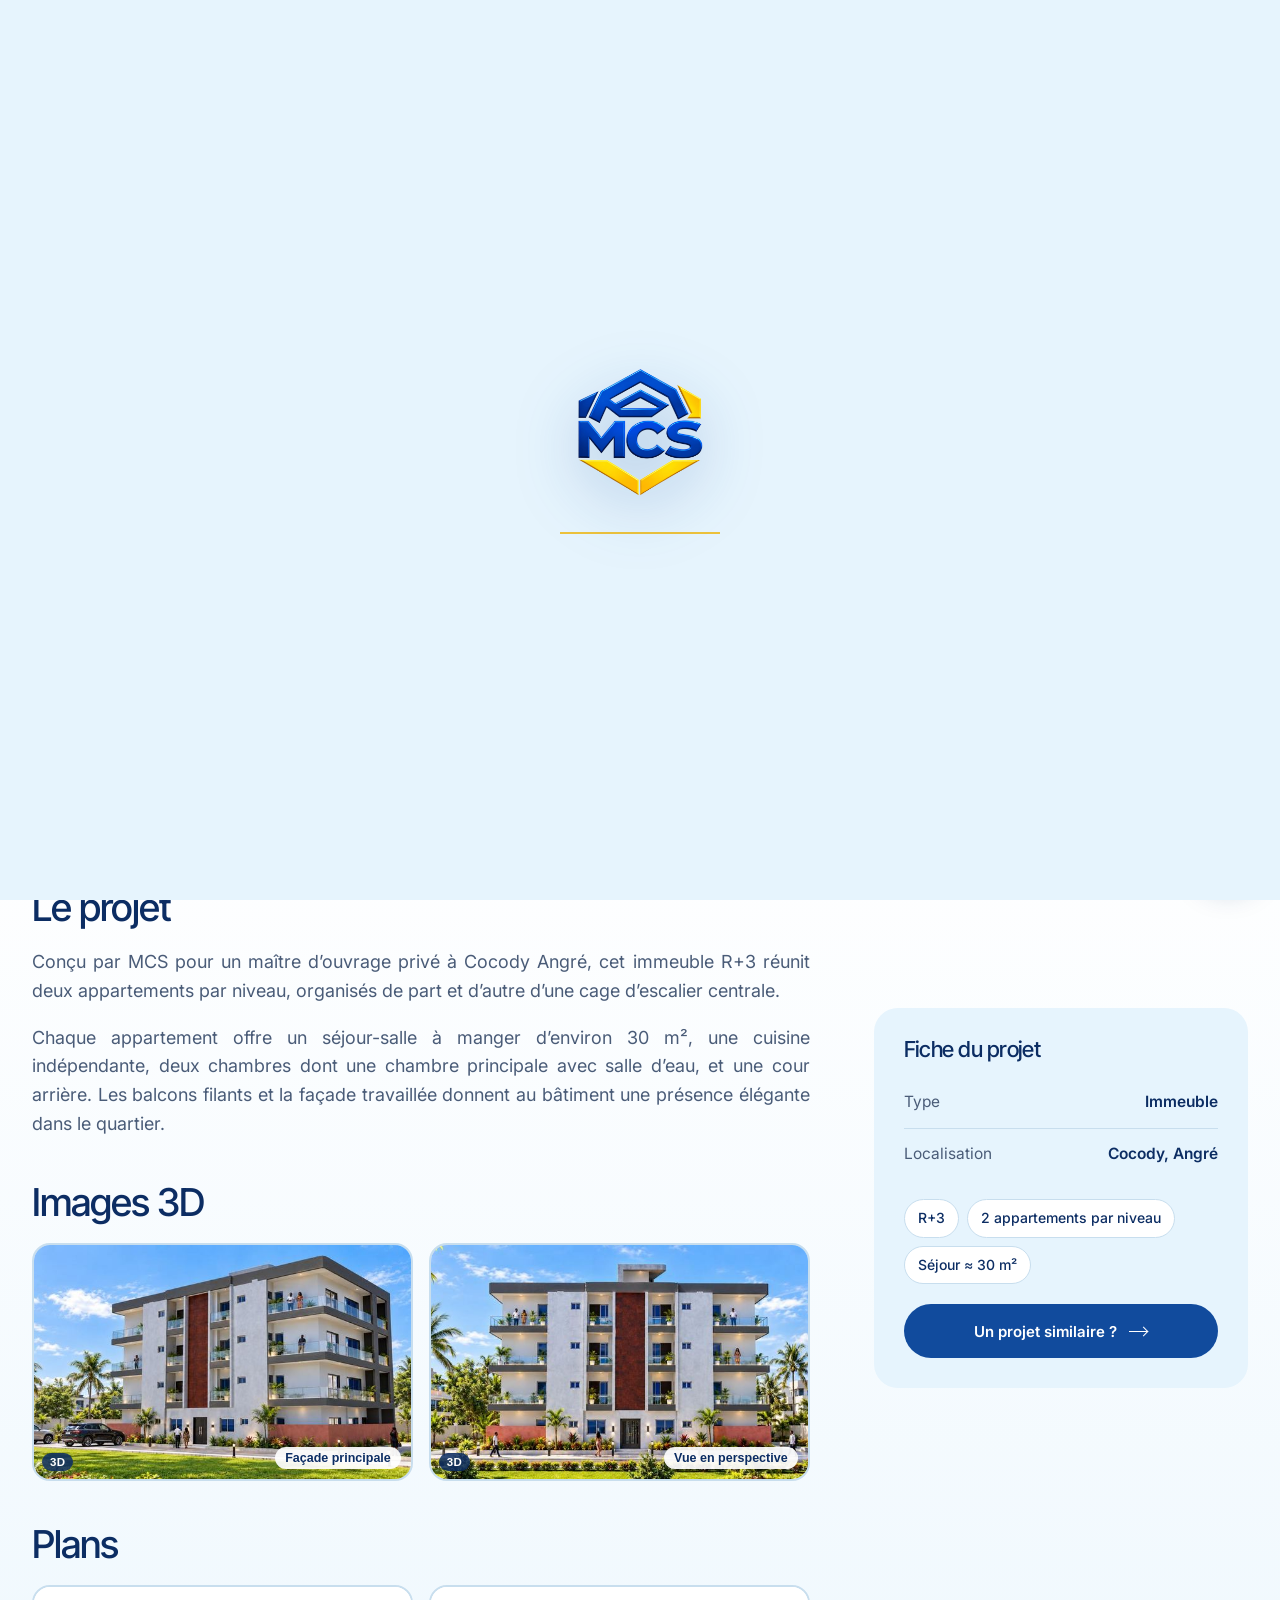
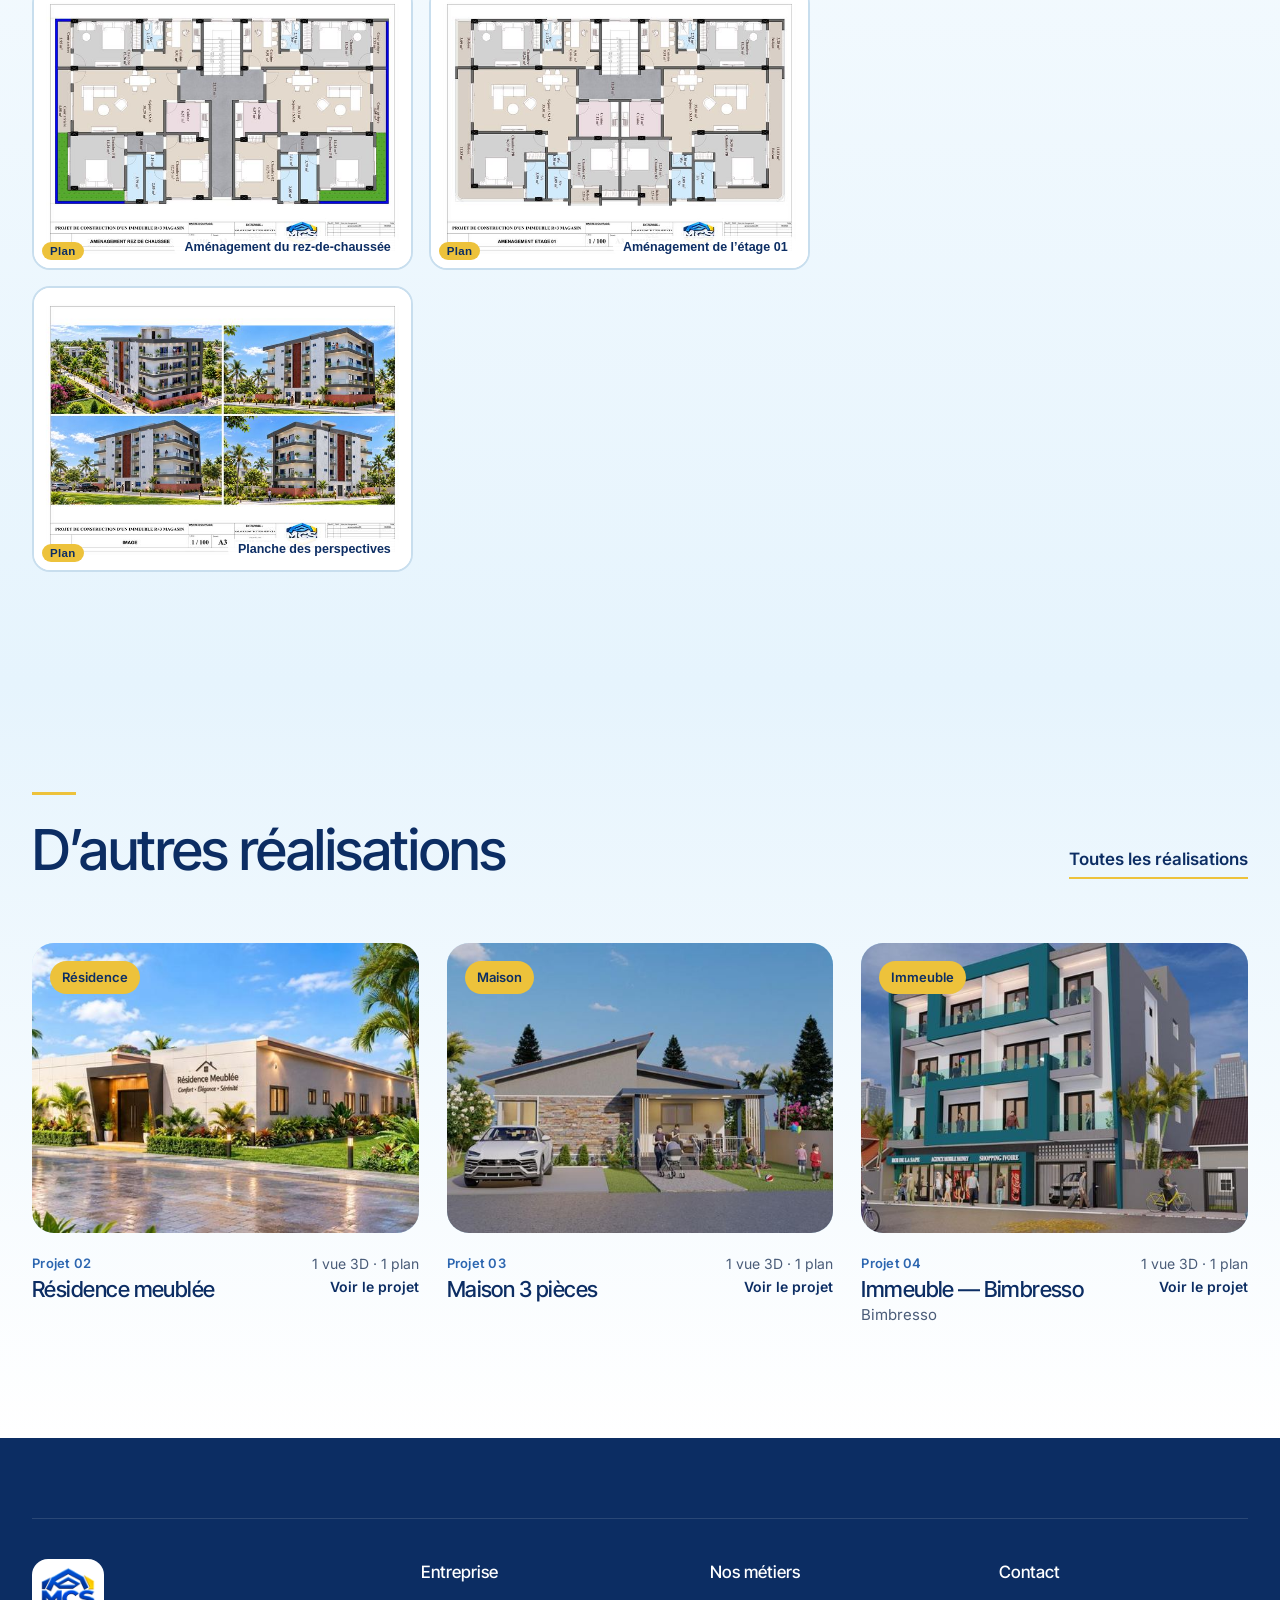
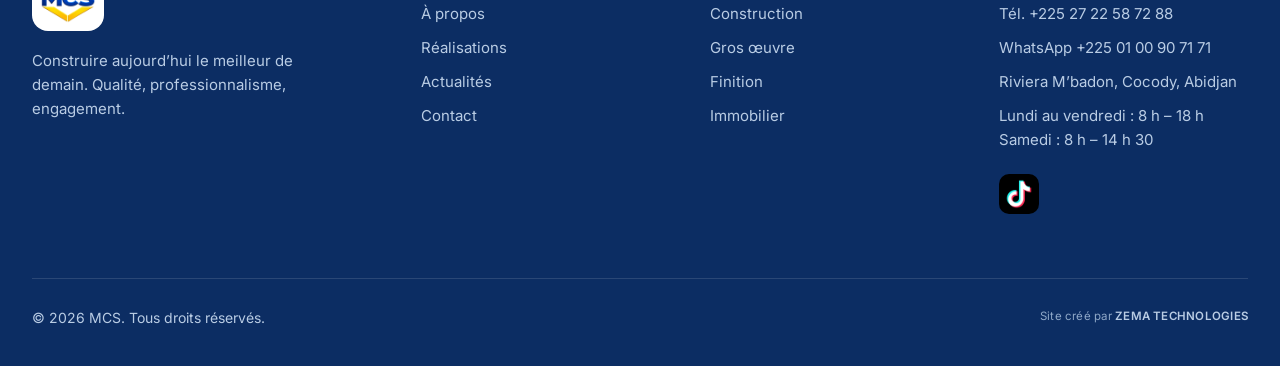
<file: projet.html>
<!doctype html>
<html lang="fr">
<head>
<meta charset="utf-8">
<meta name="viewport" content="width=device-width, initial-scale=1, viewport-fit=cover">
<title>Réalisation — MCS</title>
<meta name="description" content="Fiche projet : images 3D, plans et description.">
<meta property="og:title" content="Réalisation — MCS">
<meta property="og:description" content="Fiche projet : images 3D, plans et description.">
<meta property="og:image" content="assets/img/logo-complet.jpg">
<meta name="theme-color" content="#0C2D63">
<link rel="icon" href="favicon.ico" sizes="any">
<link rel="icon" type="image/png" sizes="32x32" href="assets/img/favicon-32.png">
<link rel="icon" type="image/png" sizes="192x192" href="assets/img/icon-192.png">
<link rel="apple-touch-icon" href="assets/img/apple-touch-icon.png">
<link rel="manifest" href="site.webmanifest">
<meta name="theme-color" content="#114B9D">
<link rel="preconnect" href="https://fonts.googleapis.com">
<link rel="preconnect" href="https://fonts.gstatic.com" crossorigin>
<link href="https://fonts.googleapis.com/css2?family=Inter+Tight:wght@300;400;500;600;700&family=Inter:wght@400;500;600&display=swap" rel="stylesheet">
<link rel="stylesheet" href="assets/css/style.css?v=20261125">
</head>
<body class="charge" data-page="realisations">

<div class="chargement" id="chargement" aria-hidden="true">
  <div class="volet h"></div><div class="volet b"></div>
  <div class="centre"><div class="logo3d"><img src="assets/img/logo.png" alt=""></div><div class="jauge"><i id="jauge-chargement"></i></div></div>
</div>
<div class="point" aria-hidden="true"></div>
<div class="anneau" aria-hidden="true"><span></span></div>
<div class="apercu" aria-hidden="true"></div>

<header class="entete" id="entete">
  <div class="wrap">
    <a class="marque" href="index.html" aria-label="MCS, accueil" data-libelle="Accueil"><img src="assets/img/logo.png" alt="MCS"></a>
    <nav class="menu" id="menu" aria-label="Navigation principale">
      <span class="indic" aria-hidden="true"></span>
      <a href="index.html" data-page="accueil">Accueil</a><a href="a-propos.html" data-page="apropos">À propos</a><a href="realisations.html" data-page="realisations">Réalisations</a><a href="metiers.html" data-page="metiers">Nos métiers</a><a href="immobilier.html" data-page="immobilier">Immobilier</a><a href="actualites.html" data-page="actualites">Actualités</a><a href="contact.html" data-page="contact">Contact</a>
    </nav>
    <a class="btn btn-bleu" href="contact.html#formulaire" data-libelle="Devis">Demander un devis</a>
    <button class="burger" type="button" aria-label="Ouvrir le menu" aria-expanded="false" aria-controls="tiroir" id="burger"><span></span></button>
  </div>
</header>
<nav class="tiroir" id="tiroir" aria-label="Menu mobile">
  <a href="index.html" data-page="accueil">Accueil</a><a href="a-propos.html" data-page="apropos">À propos</a><a href="realisations.html" data-page="realisations">Réalisations</a><a href="metiers.html" data-page="metiers">Nos métiers</a><a href="immobilier.html" data-page="immobilier">Immobilier</a><a href="actualites.html" data-page="actualites">Actualités</a><a href="contact.html" data-page="contact">Contact</a>
  <a class="btn btn-jaune" href="contact.html#formulaire">Demander un devis</a>
</nav>

<main>
<section class="page-hero sombre">
  <span class="arc" style="width:520px;height:520px;border-width:70px;right:-200px;top:-220px" aria-hidden="true"></span>
  <div class="wrap">
    <div>
      <nav class="fil" aria-label="Fil d’Ariane"><a href="index.html">Accueil</a><i></i><a href="realisations.html">Réalisations</a><i></i><span data-champ="metier">Projet</span></nav>
      <h1 class="anime"><span class="ligne"><span data-champ="titre">[Nom du projet]</span></span></h1>
      <p class="chapo" data-champ="resume"></p>
      <div class="meta-hero"><span data-champ="lieu"></span></div>
      <div class="actions" data-champ="actions"></div>
    </div>
    <div class="visuel"><span class="badge" data-champ="statut">Projet</span><div data-champ="media"></div></div>
  </div>
</section>

<section class="bloc-s degrade" data-detail="projet">
  <div class="wrap fiche">
    <div class="principal">
      <h2>Le projet</h2>
      <div data-champ="description"></div>
      <div data-champ="galerie"></div>
      <div class="bloc-videos" data-rendu-videos><h2>Le chantier en images</h2><div class="grille-medias compacte"></div></div>
    </div>
    <aside>
      <div class="carte-info">
        <h3>Fiche du projet</h3>
        <div class="delais" data-si-delais style="margin:0 0 10px"><div><small>Délai prévu</small><b data-champ="prevu"></b></div><div><small>Délai réel</small><b data-champ="reel"></b></div></div>
        <dl>
          <div><dt>Type</dt><dd data-champ="metier"></dd></div>
          <div><dt>Localisation</dt><dd data-champ="lieu"></dd></div>
          <div><dt>Surface</dt><dd data-champ="surface"></dd></div>
          <div><dt>Année</dt><dd data-champ="annee"></dd></div>
        </dl>
        <ul class="points" data-si-points data-champ="points"></ul>
        <a class="btn btn-bleu" href="contact.html#formulaire" data-libelle="Devis">Un projet similaire ?<i class="fleche"></i></a>
      </div>
    </aside>
  </div>
</section>

<section class="bloc-s degrade-inv">
  <div class="wrap">
    <div class="entete-section"><div><span class="regle"></span><h2 class="revele">D’autres réalisations</h2></div><p class="revele"><a class="lien-tout" href="realisations.html">Toutes les réalisations</a></p></div>
    <div class="grille-proj" data-rendu-similaires></div>
  </div>
</section>
</main>

<footer>
  <div class="wrap">
    <div class="colonnes">
      <div><img class="logo-pied" src="assets/img/logo.png" alt="MCS"><p style="margin:0;max-width:300px"><span data-info="slogan">Construire aujourd’hui le meilleur de demain.</span> Qualité, professionnalisme, engagement.</p></div>
      <div><h4>Entreprise</h4><ul><li><a href="a-propos.html">À propos</a></li><li><a href="realisations.html">Réalisations</a></li><li><a href="actualites.html">Actualités</a></li><li><a href="contact.html">Contact</a></li></ul></div>
      <div><h4>Nos métiers</h4><ul><li><a href="metiers.html">Construction</a></li><li><a href="metiers.html">Gros œuvre</a></li><li><a href="metiers.html">Finition</a></li><li><a href="immobilier.html">Immobilier</a></li></ul></div>
      <div><h4>Contact</h4><ul><li>Tél. <a data-lien="tel" data-info="telephone" href="contact.html">[Numéro]</a></li><li>WhatsApp <a data-lien="whatsapp" data-info="whatsappAffiche" href="contact.html">[WhatsApp]</a></li><li data-si="email"><a data-lien="email" data-info="email" href="contact.html">[Adresse email]</a></li><li data-info="adresse">[Adresse], Abidjan</li><li class="horaires" data-info="horaires">[Horaires]</li></ul><div class="reseaux"><a data-reseau="facebook" href="#">Facebook</a><a data-reseau="instagram" href="#">Instagram</a><a data-reseau="linkedin" href="#">LinkedIn</a><a class="reseau-ico" data-reseau="tiktok" href="#" aria-label="MCS sur TikTok" title="TikTok"><img src="assets/img/tiktok.png" alt="TikTok" width="40" height="40"></a></div></div>
    </div>
    <div class="bas"><span>© <span class="annee">2026</span> MCS. Tous droits réservés.</span><span class="signature">Site créé par <a href="https://www.zematechnologies.com" target="_blank" rel="noopener">ZEMA TECHNOLOGIES</a></span></div>
  </div>
</footer>

<a class="wa" data-lien="whatsapp" href="contact.html#formulaire" aria-label="Écrire à MCS sur WhatsApp" data-libelle="WhatsApp"><svg width="28" height="28" viewBox="0 0 24 24" fill="none" stroke="#fff" stroke-width="1.7" aria-hidden="true"><path d="M4 20l1.4-4A8 8 0 1 1 8 18.6z"/><path d="M9 9.5c0 3 2.5 5.5 5.5 5.5l1-1.5-2-1-1 1c-1-.5-2-1.5-2.5-2.5l1-1-1-2z"/></svg></a>

<script src="assets/js/donnees.js?v=20261125"></script>
<script src="assets/js/config.js"></script>
<script src="assets/js/store.js"></script>
<script src="assets/js/main.js?v=20261125b"></script>
</body>
</html>
</file>
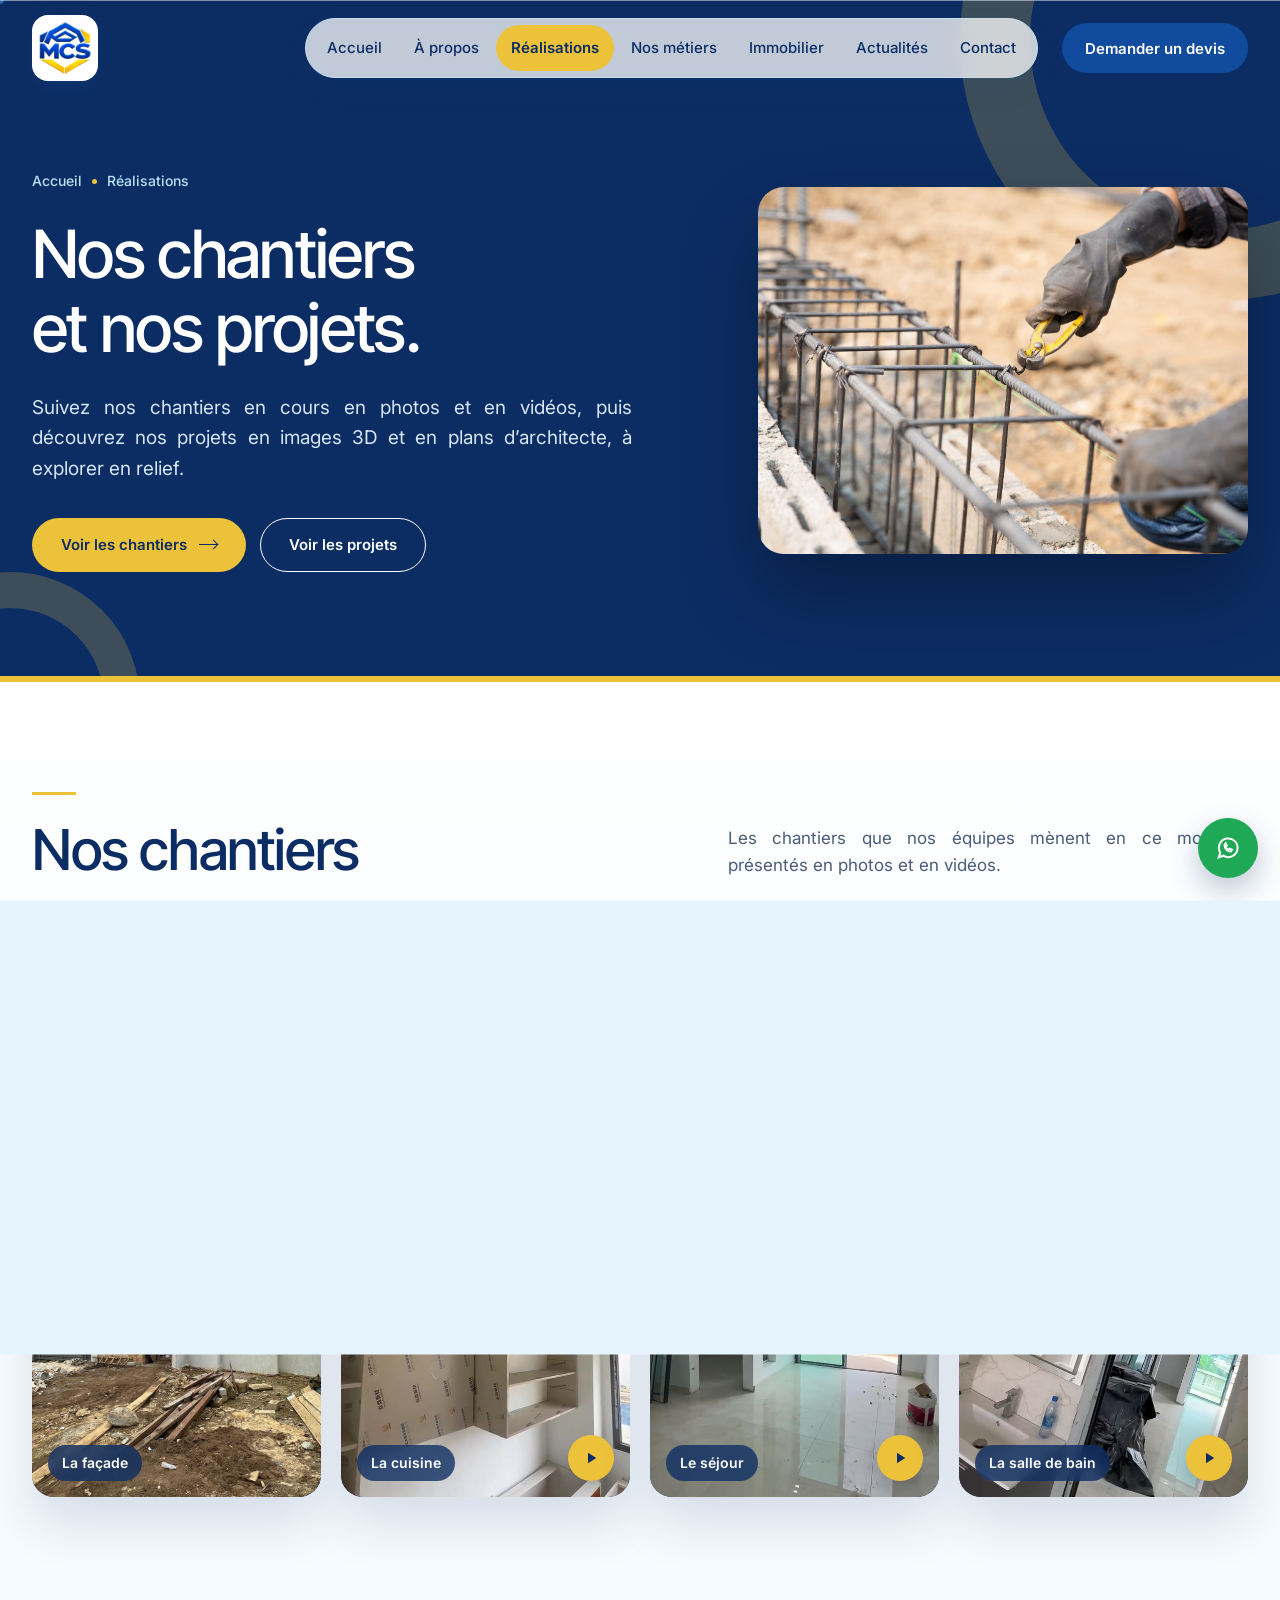
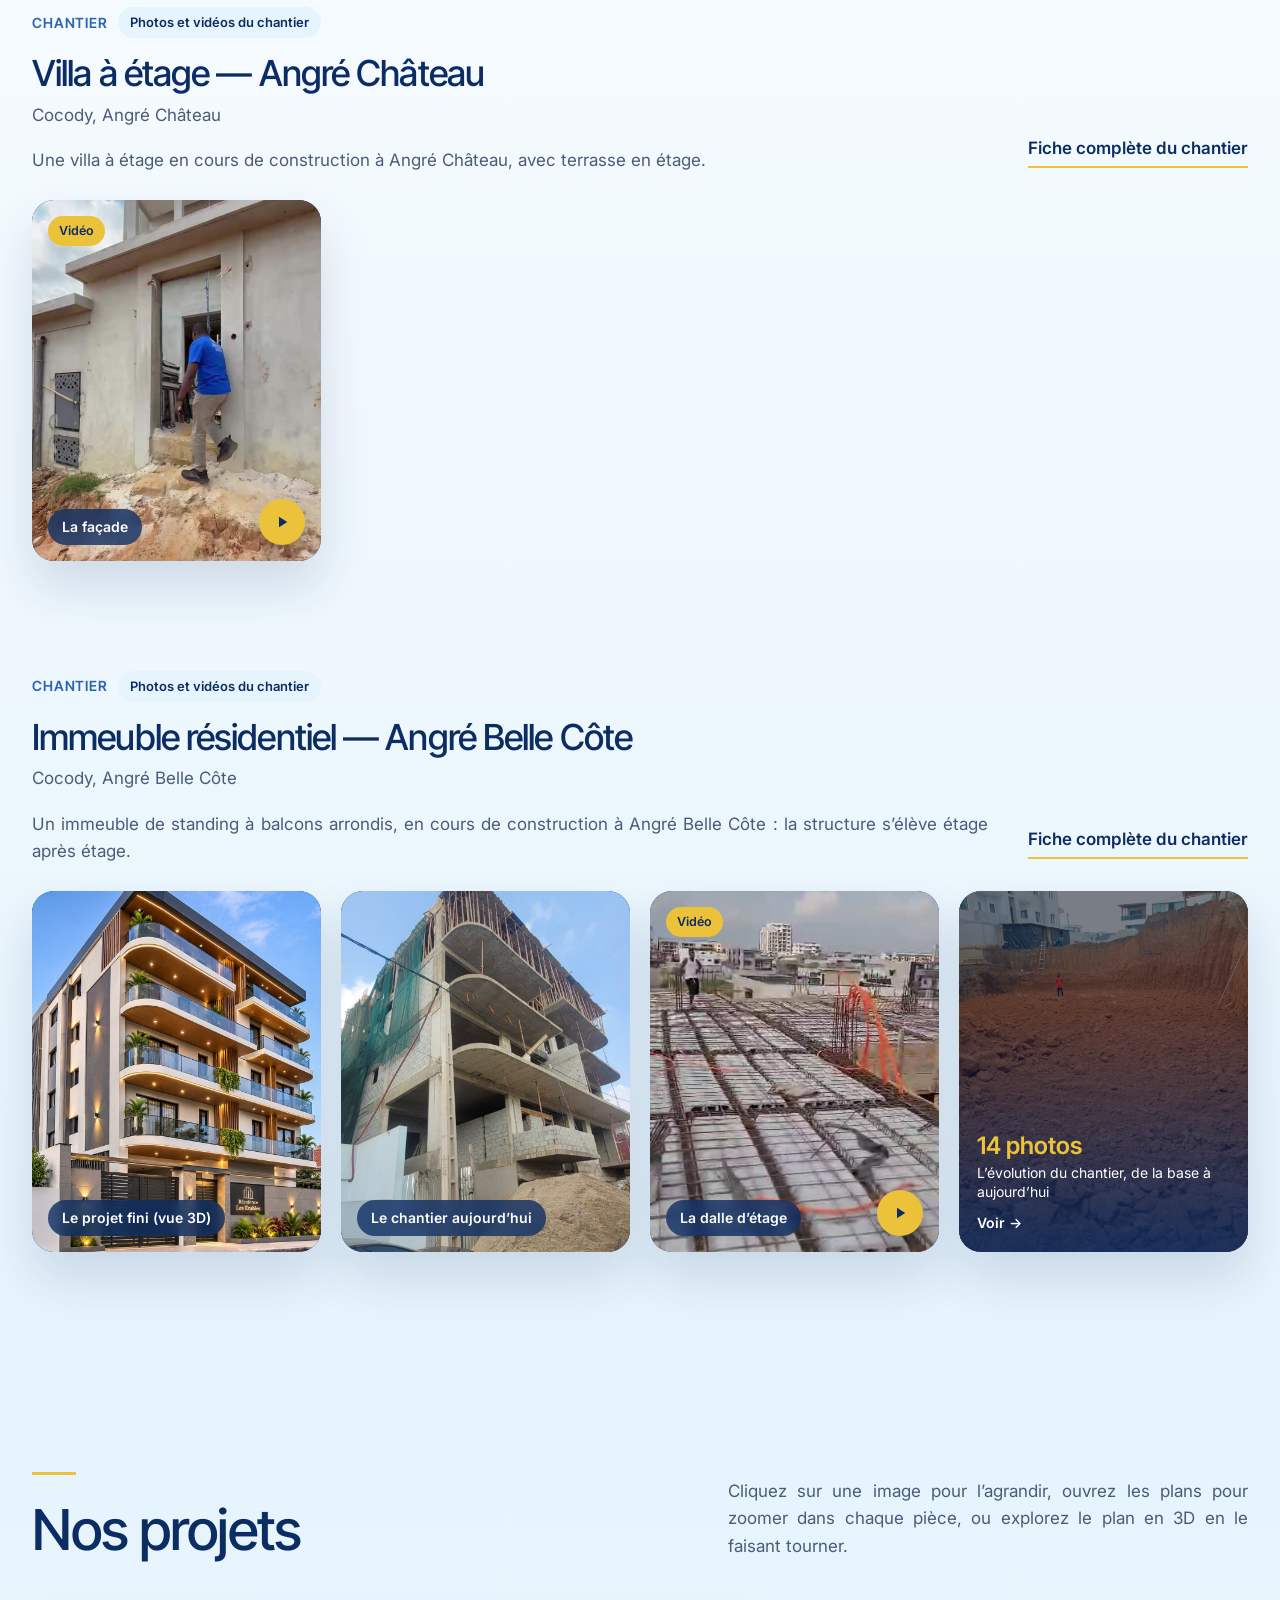
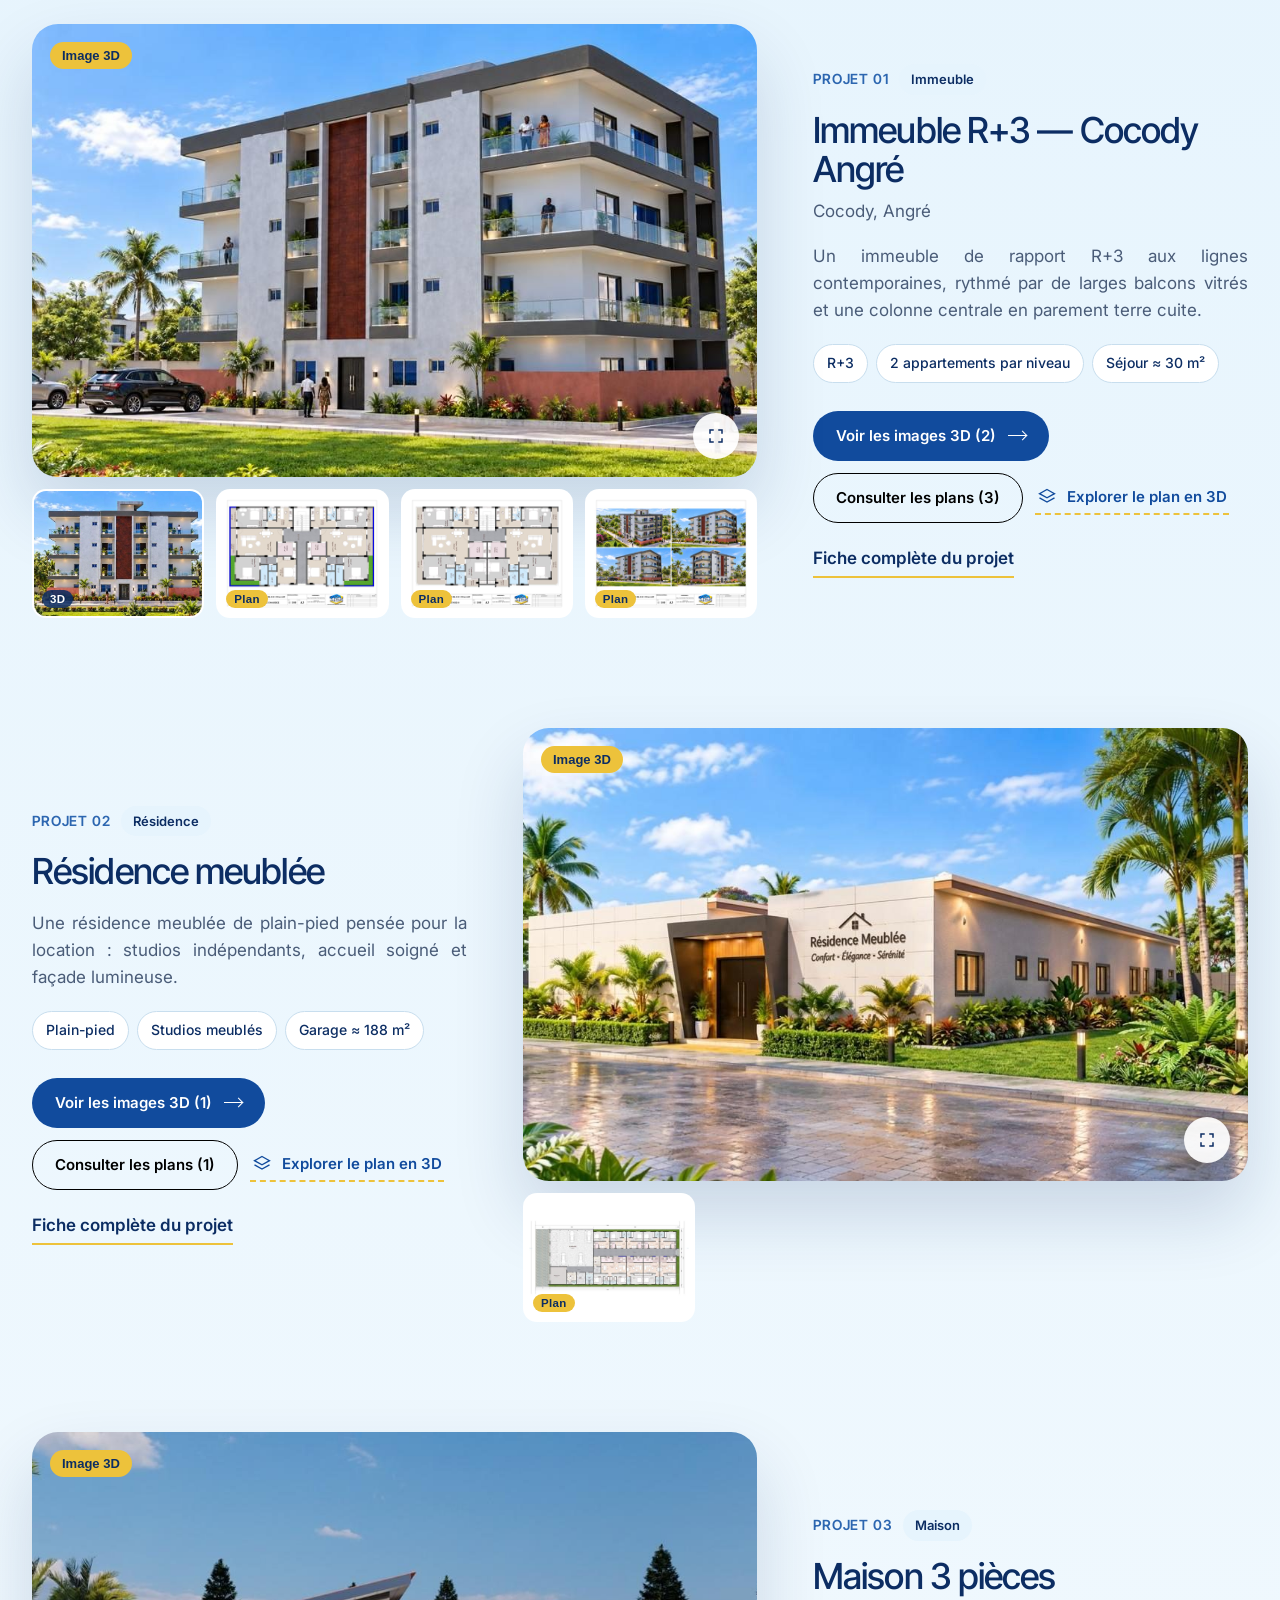
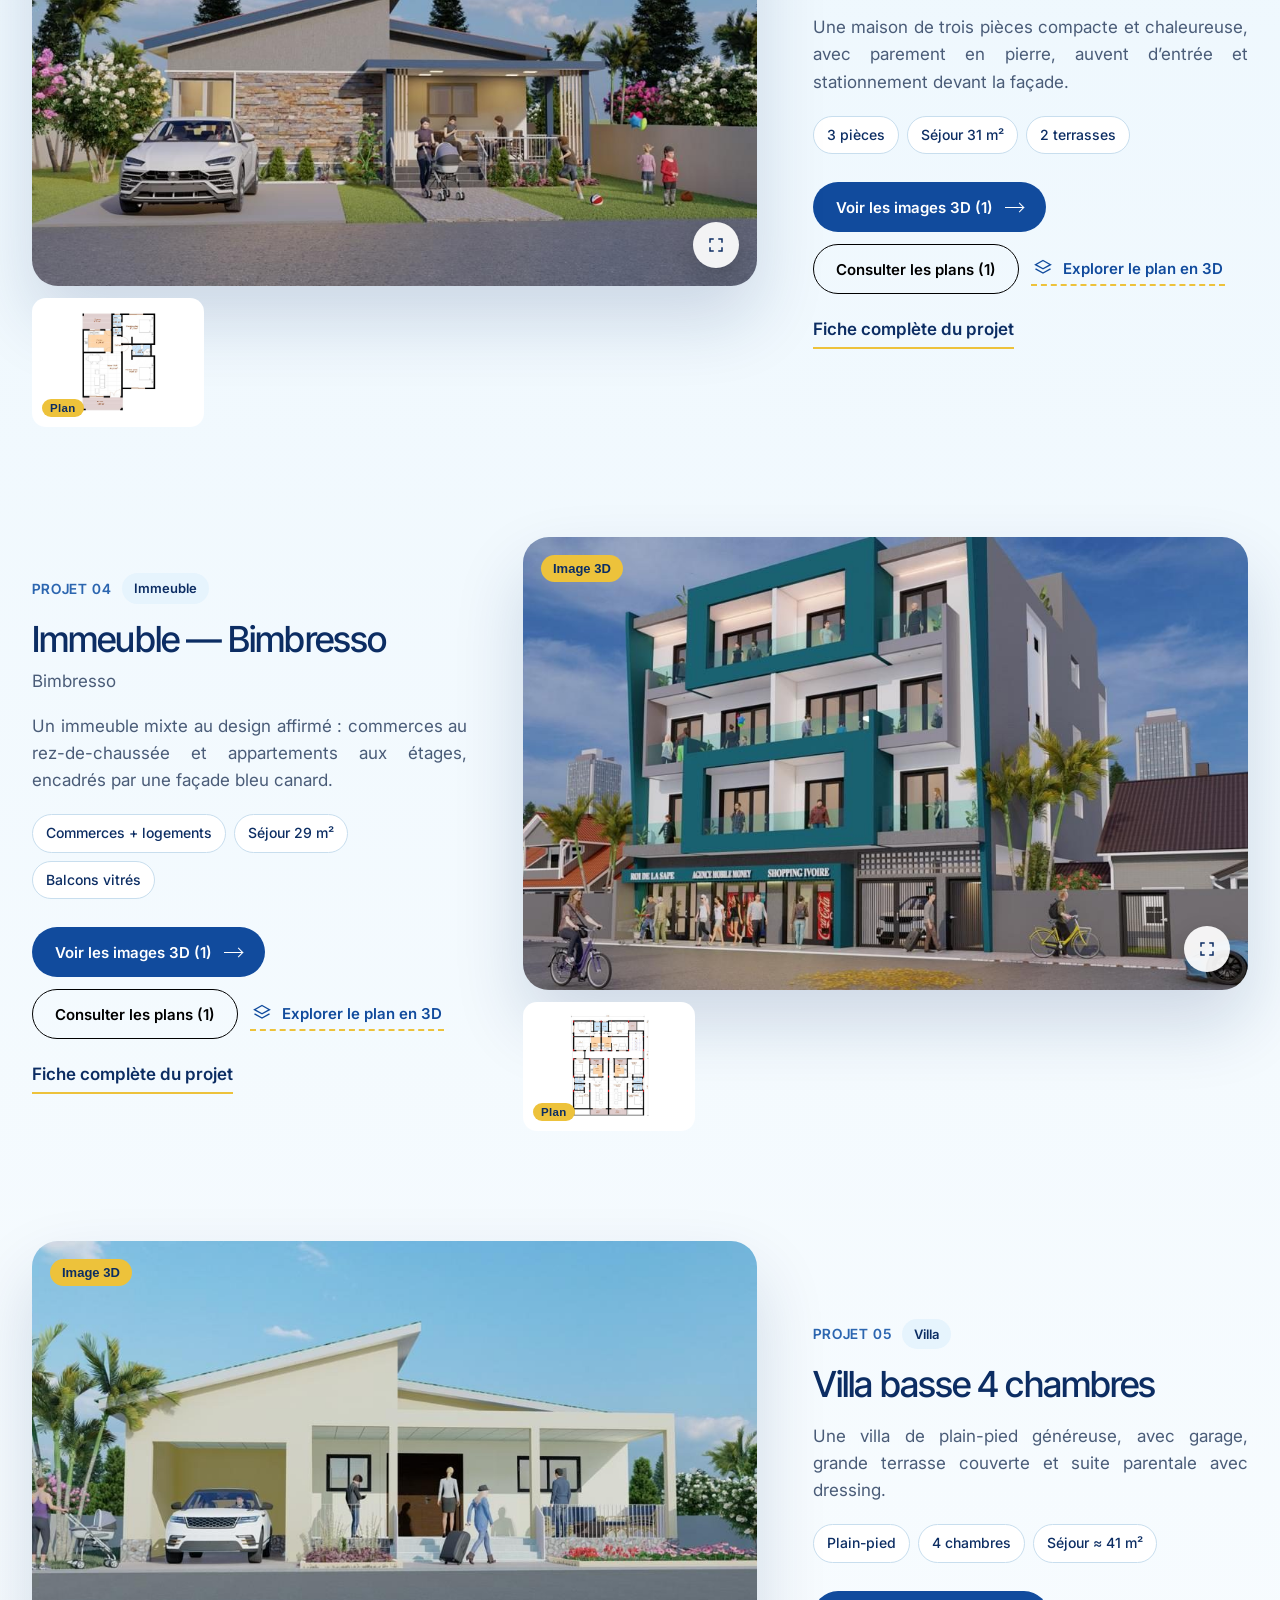
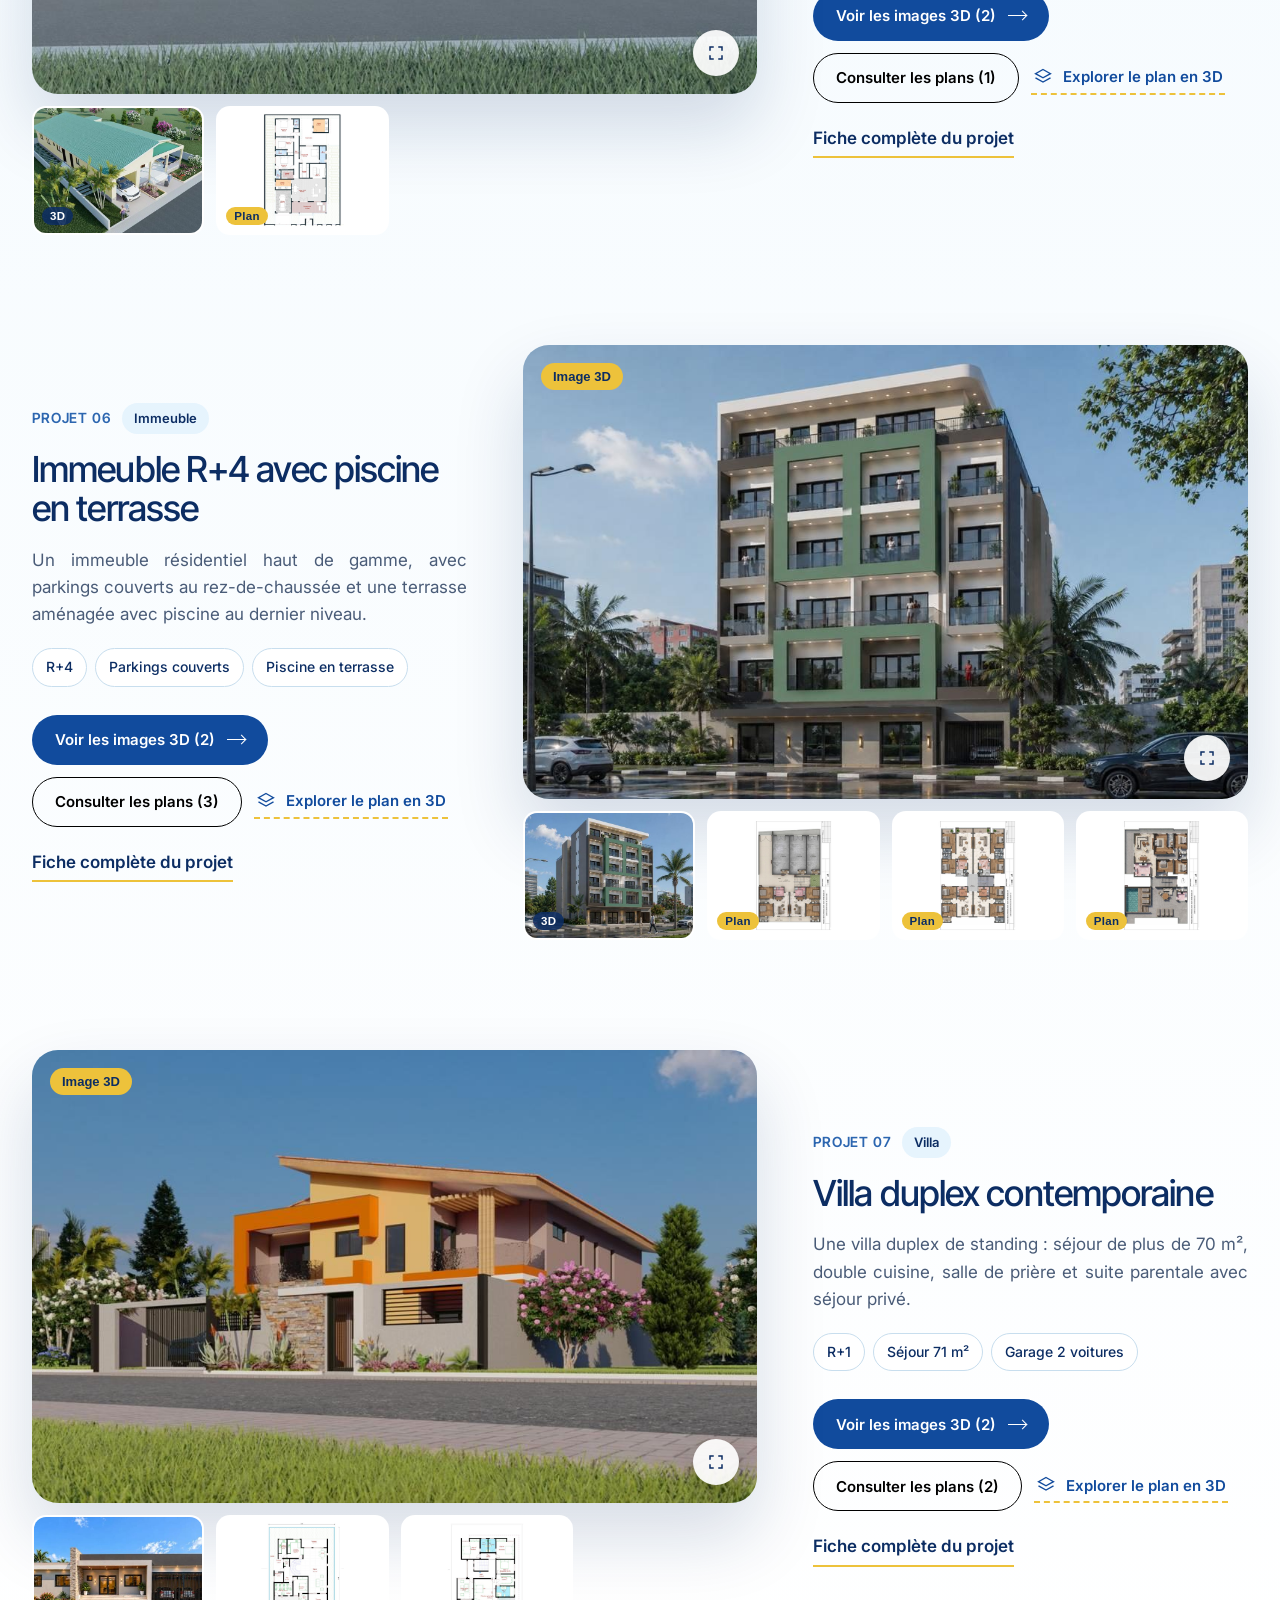
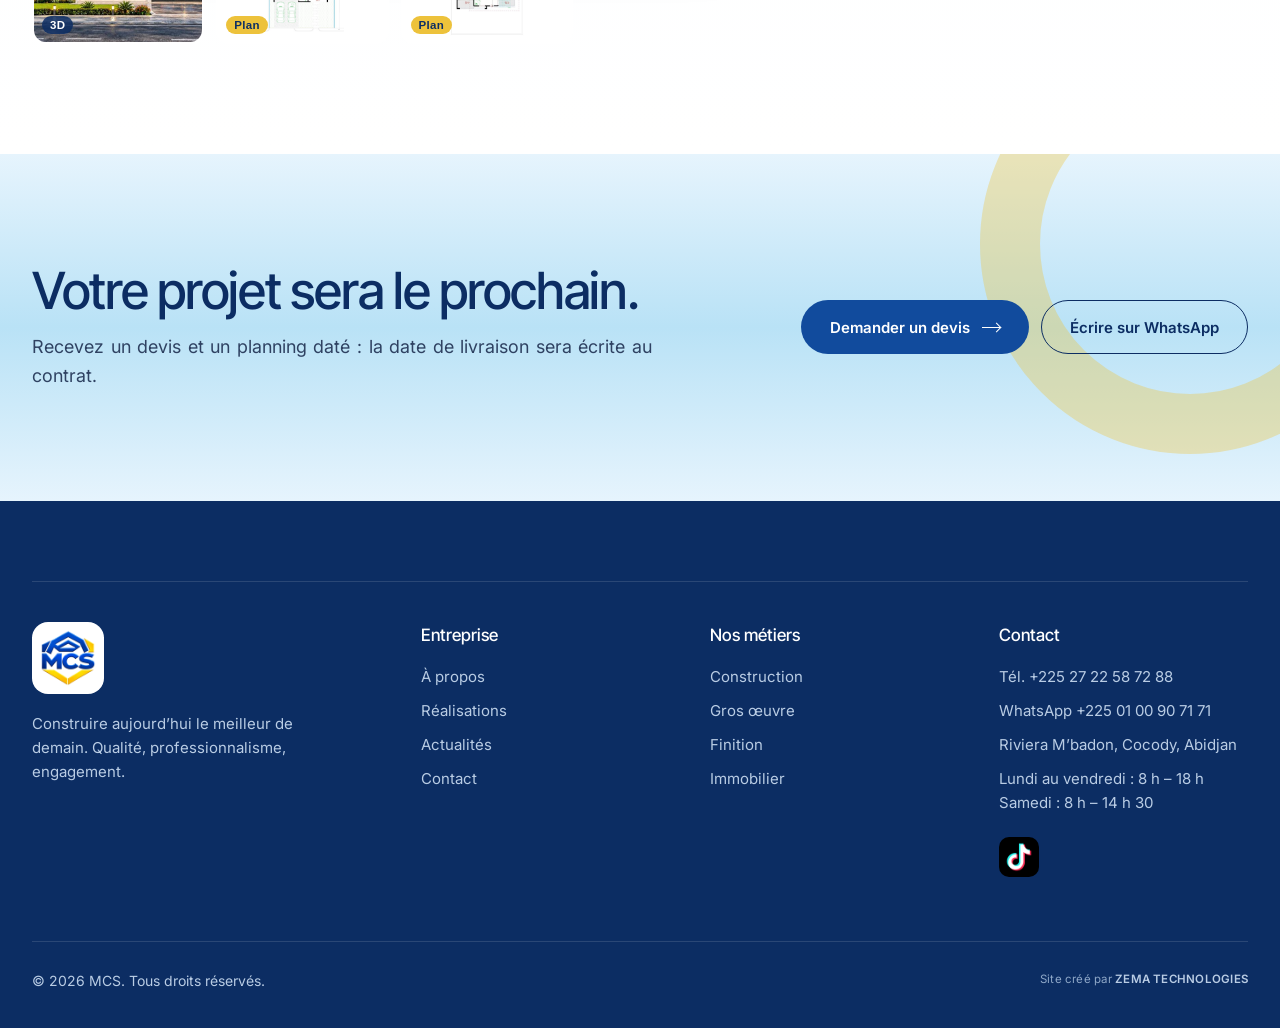
<file: realisations.html>
<!doctype html>
<html lang="fr">
<head>
<meta charset="utf-8">
<meta name="viewport" content="width=device-width, initial-scale=1, viewport-fit=cover">
<title>Réalisations — Chantiers et projets de MCS à Abidjan</title>
<meta name="description" content="Les chantiers en cours de MCS en photos et vidéos, et ses projets de villas, immeubles et résidences en images 3D et en plans.">
<meta property="og:title" content="Réalisations — Chantiers et projets de MCS à Abidjan">
<meta property="og:description" content="Les chantiers en cours de MCS en photos et vidéos, et ses projets de villas, immeubles et résidences en images 3D et en plans.">
<meta property="og:image" content="assets/img/logo-complet.jpg">
<meta name="theme-color" content="#0C2D63">
<link rel="icon" href="favicon.ico" sizes="any">
<link rel="icon" type="image/png" sizes="32x32" href="assets/img/favicon-32.png">
<link rel="icon" type="image/png" sizes="192x192" href="assets/img/icon-192.png">
<link rel="apple-touch-icon" href="assets/img/apple-touch-icon.png">
<link rel="manifest" href="site.webmanifest">
<meta name="theme-color" content="#114B9D">
<link rel="preconnect" href="https://fonts.googleapis.com">
<link rel="preconnect" href="https://fonts.gstatic.com" crossorigin>
<link href="https://fonts.googleapis.com/css2?family=Inter+Tight:wght@300;400;500;600;700&family=Inter:wght@400;500;600&display=swap" rel="stylesheet">
<link rel="stylesheet" href="assets/css/style.css?v=20261125">
</head>
<body class="charge" data-page="realisations">

<div class="chargement" id="chargement" aria-hidden="true">
  <div class="volet h"></div><div class="volet b"></div>
  <div class="centre"><div class="logo3d"><img src="assets/img/logo.png" alt=""></div><div class="jauge"><i id="jauge-chargement"></i></div></div>
</div>
<div class="point" aria-hidden="true"></div>
<div class="anneau" aria-hidden="true"><span></span></div>
<div class="apercu" aria-hidden="true"></div>

<header class="entete" id="entete">
  <div class="wrap">
    <a class="marque" href="index.html" aria-label="MCS, accueil" data-libelle="Accueil"><img src="assets/img/logo.png" alt="MCS"></a>
    <nav class="menu" id="menu" aria-label="Navigation principale">
      <span class="indic" aria-hidden="true"></span>
      <a href="index.html" data-page="accueil">Accueil</a><a href="a-propos.html" data-page="apropos">À propos</a><a href="realisations.html" data-page="realisations">Réalisations</a><a href="metiers.html" data-page="metiers">Nos métiers</a><a href="immobilier.html" data-page="immobilier">Immobilier</a><a href="actualites.html" data-page="actualites">Actualités</a><a href="contact.html" data-page="contact">Contact</a>
    </nav>
    <a class="btn btn-bleu" href="contact.html#formulaire" data-libelle="Devis">Demander un devis</a>
    <button class="burger" type="button" aria-label="Ouvrir le menu" aria-expanded="false" aria-controls="tiroir" id="burger"><span></span></button>
  </div>
</header>
<nav class="tiroir" id="tiroir" aria-label="Menu mobile">
  <a href="index.html" data-page="accueil">Accueil</a><a href="a-propos.html" data-page="apropos">À propos</a><a href="realisations.html" data-page="realisations">Réalisations</a><a href="metiers.html" data-page="metiers">Nos métiers</a><a href="immobilier.html" data-page="immobilier">Immobilier</a><a href="actualites.html" data-page="actualites">Actualités</a><a href="contact.html" data-page="contact">Contact</a>
  <a class="btn btn-jaune" href="contact.html#formulaire">Demander un devis</a>
</nav>

<main>
<section class="page-hero sombre ">
  <span class="arc" style="width:520px;height:520px;border-width:70px;right:-200px;top:-220px" aria-hidden="true"></span>
  <span class="arc" style="width:260px;height:260px;border-width:36px;left:-120px;bottom:-150px" aria-hidden="true"></span>
  <div class="wrap">
    <div>
      <nav class="fil" aria-label="Fil d’Ariane"><a href="index.html">Accueil</a><i></i>Réalisations</nav>
      <h1 class="anime"><span class="ligne"><span>Nos chantiers</span></span><span class="ligne"><span>et nos projets.</span></span></h1>
      <p class="chapo">Suivez nos chantiers en cours en photos et en vidéos, puis découvrez nos projets en images 3D et en plans d’architecte, à explorer en relief.</p>
      
      <div class="actions"><a class="btn btn-jaune" href="#chantiers" data-libelle="Voir">Voir les chantiers<i class="fleche"></i></a><a class="btn btn-trait" href="#projets" data-libelle="Voir">Voir les projets</a></div>
    </div>
    <div class="visuel"><img src="assets/img/pages/realisations.jpg" alt="Ferraillage d’une fondation sur un chantier" style="object-position:55% center"></div>
  </div>
</section>
<section class="bloc-s degrade" id="chantiers">
  <div class="wrap">
    <div class="entete-section"><div><span class="regle"></span><h2 class="revele">Nos chantiers</h2></div><p class="revele">Les chantiers que nos équipes mènent en ce moment, présentés en photos et en vidéos.</p></div>
    <div class="liste-projets" data-rendu="projets-blocs" data-statut="en-cours"></div>
  </div>
</section>

<section class="bloc-s degrade-inv" id="projets">
  <div class="wrap">
    <div class="entete-section"><div><span class="regle"></span><h2 class="revele">Nos projets</h2></div><p class="revele">Cliquez sur une image pour l’agrandir, ouvrez les plans pour zoomer dans chaque pièce, ou explorez le plan en 3D en le faisant tourner.</p></div>
    <div class="liste-projets" data-rendu="projets-blocs"></div>
  </div>
</section>
<section class="appel">
  <div class="wrap">
    <div><h2 class="revele">Votre projet sera le prochain.</h2><p class="revele">Recevez un devis et un planning daté : la date de livraison sera écrite au contrat.</p></div>
    <div class="actions revele"><a class="btn btn-bleu" href="contact.html#formulaire" data-libelle="Devis">Demander un devis<i class="fleche"></i></a><a class="btn btn-trait" data-lien="whatsapp" href="contact.html#formulaire" data-libelle="WhatsApp">Écrire sur WhatsApp</a></div>
  </div>
</section>
</main>

<footer>
  <div class="wrap">
    <div class="colonnes">
      <div><img class="logo-pied" src="assets/img/logo.png" alt="MCS"><p style="margin:0;max-width:300px"><span data-info="slogan">Construire aujourd’hui le meilleur de demain.</span> Qualité, professionnalisme, engagement.</p></div>
      <div><h4>Entreprise</h4><ul><li><a href="a-propos.html">À propos</a></li><li><a href="realisations.html">Réalisations</a></li><li><a href="actualites.html">Actualités</a></li><li><a href="contact.html">Contact</a></li></ul></div>
      <div><h4>Nos métiers</h4><ul><li><a href="metiers.html">Construction</a></li><li><a href="metiers.html">Gros œuvre</a></li><li><a href="metiers.html">Finition</a></li><li><a href="immobilier.html">Immobilier</a></li></ul></div>
      <div><h4>Contact</h4><ul><li>Tél. <a data-lien="tel" data-info="telephone" href="contact.html">[Numéro]</a></li><li>WhatsApp <a data-lien="whatsapp" data-info="whatsappAffiche" href="contact.html">[WhatsApp]</a></li><li data-si="email"><a data-lien="email" data-info="email" href="contact.html">[Adresse email]</a></li><li data-info="adresse">[Adresse], Abidjan</li><li class="horaires" data-info="horaires">[Horaires]</li></ul><div class="reseaux"><a data-reseau="facebook" href="#">Facebook</a><a data-reseau="instagram" href="#">Instagram</a><a data-reseau="linkedin" href="#">LinkedIn</a><a class="reseau-ico" data-reseau="tiktok" href="#" aria-label="MCS sur TikTok" title="TikTok"><img src="assets/img/tiktok.png" alt="TikTok" width="40" height="40"></a></div></div>
    </div>
    <div class="bas"><span>© <span class="annee">2026</span> MCS. Tous droits réservés.</span><span class="signature">Site créé par <a href="https://www.zematechnologies.com" target="_blank" rel="noopener">ZEMA TECHNOLOGIES</a></span></div>
  </div>
</footer>

<a class="wa" data-lien="whatsapp" href="contact.html#formulaire" aria-label="Écrire à MCS sur WhatsApp" data-libelle="WhatsApp"><svg width="28" height="28" viewBox="0 0 24 24" fill="none" stroke="#fff" stroke-width="1.7" aria-hidden="true"><path d="M4 20l1.4-4A8 8 0 1 1 8 18.6z"/><path d="M9 9.5c0 3 2.5 5.5 5.5 5.5l1-1.5-2-1-1 1c-1-.5-2-1.5-2.5-2.5l1-1-1-2z"/></svg></a>

<script src="assets/js/donnees.js?v=20261125"></script>
<script src="assets/js/config.js"></script>
<script src="assets/js/store.js"></script>
<script src="assets/js/main.js?v=20261125b"></script>
</body>
</html>
</file>
<file: assets/css/style.css>
:root{
  --bleu:#2C66B0; --bleu-profond:#114B9D; --nuit:#0C2D63; --nuit-2:#0A2552;
  --ciel:#B9E2F6; --ciel-vif:#7CC8EF; --brume:#E6F4FD; --jaune:#EDC23B; --jaune-clair:#F6D86B;
  --fond:#FFFFFF; --texte:#0C2D63; --doux:#4A5C78; --trait:#C8DEEE;
  color-scheme:light;
  box-sizing:border-box;
  padding-top:env(safe-area-inset-top,0px);
  padding-bottom:env(safe-area-inset-bottom,0px);
}
@media (prefers-color-scheme: dark){
  :root:not([data-theme="light"]){ --fond:#FFFFFF; --texte:#0C2D63; --doux:#4A5C78; --trait:#C8DEEE; }
}
:root[data-theme="dark"]{ --fond:#FFFFFF; --texte:#0C2D63; --doux:#4A5C78; --trait:#C8DEEE; }
*,*::before,*::after{box-sizing:border-box}
html{scroll-behavior:smooth; scroll-padding-top:calc(env(safe-area-inset-top,0px) + 96px)}
body{margin:0; font-family:Inter, "Helvetica Neue", Arial, sans-serif; font-size:17px; line-height:1.6; color:var(--texte); background:var(--fond); -webkit-font-smoothing:antialiased}
body.charge{overflow:hidden}
h1,h2,h3{font-family:"Inter Tight", Inter, Arial, sans-serif; font-weight:500; letter-spacing:-0.025em; line-height:1.04; margin:0}
a{color:inherit; text-decoration:none}
img,svg{display:block; max-width:100%}
:focus-visible{outline:2px solid var(--jaune); outline-offset:4px}
.wrap{max-width:1280px; margin:0 auto; padding:0 32px}
@media (max-width:700px){ .wrap{padding:0 20px} body{font-size:16px} }
.regle{display:block; width:44px; height:3px; background:var(--jaune); margin-bottom:26px}

/* chargement */
.chargement{position:fixed; inset:0; z-index:300; pointer-events:none}
.chargement .volet{position:absolute; left:0; right:0; height:50.5%; background:var(--brume); transition:transform 1s cubic-bezier(.8,0,.2,1)}
.chargement .volet.h{top:0} .chargement .volet.b{bottom:0}
.chargement .centre{position:absolute; inset:0; display:flex; flex-direction:column; align-items:center; justify-content:center; gap:34px; transition:opacity .4s}
.chargement .logo3d{perspective:700px}
.chargement img{width:132px; height:132px; animation:tourne 1.6s cubic-bezier(.6,0,.4,1) infinite; filter:drop-shadow(0 18px 30px rgba(17,75,157,.25))}
@keyframes tourne{0%{transform:rotateY(0)}100%{transform:rotateY(360deg)}}
.chargement .jauge{width:160px; height:2px; background:rgba(44,102,176,.18); overflow:hidden}
.chargement .jauge i{display:block; height:100%; width:0; background:var(--jaune); transition:width .3s}
.chargement.ouvert .centre{opacity:0}
.chargement.ouvert .volet.h{transform:translateY(-100%)}
.chargement.ouvert .volet.b{transform:translateY(100%)}
.chargement.fini{display:none}

/* curseur point */
@media (pointer:fine){ html.curseur-actif, html.curseur-actif *{cursor:none !important} }
.point,.anneau{position:fixed; left:0; top:0; z-index:250; pointer-events:none; border-radius:50%; opacity:0}
.point{width:8px; height:8px; margin:-4px 0 0 -4px; background:var(--bleu)}
.anneau{width:40px; height:40px; margin:-20px 0 0 -20px; border:1px solid var(--bleu); transition:width .25s, height .25s, margin .25s, background .25s, border-color .25s}
.anneau span{position:absolute; inset:0; display:flex; align-items:center; justify-content:center; font:600 11px/1 Inter, Arial, sans-serif; color:var(--nuit); opacity:0; transition:opacity .2s}
html.curseur-actif .point, html.curseur-actif .anneau{opacity:1}
.anneau.survol{width:74px; height:74px; margin:-37px 0 0 -37px; background:rgba(237,194,59,.55); border-color:transparent}
.anneau.survol.libelle span{opacity:1}
body.sombre-curseur .point{background:var(--jaune)} body.sombre-curseur .anneau{border-color:var(--ciel)}

/* boutons */
.btn{display:inline-flex; align-items:center; gap:12px; min-height:54px; padding:0 28px; border-radius:999px; font:600 15px/1 Inter, Arial, sans-serif; border:1px solid transparent; cursor:pointer; transition:background .25s, color .25s, border-color .25s, transform .25s}
.btn-jaune{background:var(--jaune); color:var(--nuit)}
.btn-jaune:hover{background:var(--jaune-clair)}
.btn-bleu{background:var(--bleu-profond); color:#fff}
.btn-bleu:hover{background:var(--nuit)}
.btn-trait{border-color:currentColor}
.btn-trait:hover{background:var(--nuit); color:#fff; border-color:var(--nuit)}
.btn .fleche{width:18px; height:1px; background:currentColor; position:relative; transition:width .25s}
.btn .fleche::after{content:""; position:absolute; right:0; top:-3px; width:7px; height:7px; border-top:1px solid currentColor; border-right:1px solid currentColor; transform:rotate(45deg)}
.btn:hover .fleche{width:26px}

/* en-tête */
body::before{content:""; position:fixed; inset:0 0 auto; height:env(safe-area-inset-top,0px); z-index:60; background:#fff}
.entete{position:fixed; top:0; left:0; right:0; z-index:50; padding-top:env(safe-area-inset-top,0px); transition:background .3s, box-shadow .3s}
.entete.plein{background:rgba(255,255,255,.88); backdrop-filter:blur(16px); -webkit-backdrop-filter:blur(16px); box-shadow:0 1px 0 #C8DEEE}
.entete .wrap{display:flex; align-items:center; gap:24px; height:96px}
.marque{margin-right:auto; display:block; border-radius:16px; transition:transform .3s}
.marque img{width:66px; height:66px; object-fit:contain; border-radius:16px; box-shadow:0 8px 22px rgba(17,75,157,.18); background:#fff}
.marque:hover{transform:rotate(-4deg) scale(1.04)}
.menu{position:relative; display:flex; gap:2px; padding:6px; border-radius:999px; background:rgba(255,255,255,.75); border:1px solid #C8DEEE; box-shadow:0 10px 30px rgba(17,75,157,.08); backdrop-filter:blur(12px); -webkit-backdrop-filter:blur(12px)}
.menu a{position:relative; z-index:1; padding:11px 18px; border-radius:999px; font-size:15px; font-weight:500; color:var(--nuit); transition:color .25s}
.menu a.actif{color:var(--nuit); font-weight:600}
.menu .indic{position:absolute; z-index:0; top:6px; height:calc(100% - 12px); border-radius:999px; background:var(--jaune); transition:left .35s cubic-bezier(.4,0,.2,1), width .35s cubic-bezier(.4,0,.2,1), opacity .25s; opacity:0}
.entete .btn{min-height:50px; padding:0 22px}
.burger{display:none; width:52px; height:52px; border:1px solid #C8DEEE; background:#fff; border-radius:50%; position:relative}
.burger span,.burger::before,.burger::after{content:""; position:absolute; left:16px; right:16px; height:1.5px; background:var(--nuit); transition:transform .3s, opacity .3s}
.burger::before{top:19px} .burger span{top:25px} .burger::after{top:31px}
.burger[aria-expanded="true"]::before{transform:translateY(6px) rotate(45deg)} .burger[aria-expanded="true"] span{opacity:0} .burger[aria-expanded="true"]::after{transform:translateY(-6px) rotate(-45deg)}
.tiroir{display:none}
@media (max-width:1180px){
  .menu{display:none} .burger{display:block} .entete .btn{display:none}
  .marque img{width:56px; height:56px}
  .tiroir{position:fixed; inset:0; z-index:49; background:var(--brume); padding:calc(env(safe-area-inset-top,0px) + 120px) 24px 40px; display:flex; flex-direction:column; transform:translateY(-100%); transition:transform .5s cubic-bezier(.7,0,.2,1)}
  .tiroir.ouvert{transform:none}
  .tiroir a{font-family:"Inter Tight", Arial, sans-serif; font-size:32px; color:var(--nuit); padding:12px 0; border-bottom:1px solid #C8DEEE; display:flex; justify-content:space-between; align-items:center}
  .tiroir a::after{content:""; width:10px; height:10px; border-radius:50%; background:var(--jaune)}
  .tiroir .btn{margin-top:28px; align-self:flex-start; font-size:16px}
}

/* hero plein écran */
.hero{position:relative; height:100svh; min-height:660px; max-height:1080px; color:#fff; overflow:hidden; background:var(--nuit)}
.slide{position:absolute; inset:0; clip-path:inset(0 0 0 100%); transition:clip-path 1.2s cubic-bezier(.77,0,.18,1)}
.slide.active{clip-path:inset(0 0 0 0); z-index:2}
.slide.sortie{clip-path:inset(0 0 0 0); z-index:1}
.slide svg{position:absolute; inset:0; width:100%; height:100%; transform:scale(1.1); transition:transform 7s linear}
.slide.active svg{transform:scale(1)}
.voile{position:absolute; inset:0; z-index:3; pointer-events:none; background:linear-gradient(90deg, rgba(12,45,99,.92) 0%, rgba(12,45,99,.72) 34%, rgba(12,45,99,.15) 64%, rgba(12,45,99,0) 80%), linear-gradient(to top, rgba(12,45,99,.75) 0%, rgba(12,45,99,0) 34%)}
.hero .contenu{position:relative; z-index:4; height:100%; display:flex; flex-direction:column; justify-content:center; padding-top:calc(env(safe-area-inset-top,0px) + 70px); padding-bottom:90px}
.hero .lieu{display:flex; align-items:center; gap:12px; font-size:15px; color:var(--ciel); font-weight:600; margin-bottom:26px}
.hero .lieu i{width:36px; height:3px; background:var(--jaune)}
.hero h1{font-size:clamp(44px,5.8vw,94px); max-width:760px; color:#fff}
.hero h1 .ligne{display:block; overflow:hidden; padding-bottom:.06em}
.hero h1 .ligne > span{display:block; transform:translateY(110%)}
body.pret .hero h1 .ligne > span{animation:monte 1s cubic-bezier(.2,.8,.2,1) forwards}
body.pret .hero h1 .ligne:nth-child(2) > span{animation-delay:.12s}
body.pret .hero h1 .ligne:nth-child(3) > span{animation-delay:.24s}
@keyframes monte{to{transform:none}}
.hero .chapo,.hero .actions,.hero .bas{opacity:0}
body.pret .hero .chapo{animation:fondu .8s ease forwards .5s}
body.pret .hero .actions{animation:fondu .8s ease forwards .65s}
body.pret .hero .bas{animation:fondu .8s ease forwards .9s}
@keyframes fondu{to{opacity:1}}
.hero .chapo{font-size:19px; color:#D6E6F5; max-width:540px; margin:28px 0 0}
.hero .actions{display:flex; flex-wrap:wrap; gap:14px; margin-top:38px}
.hero .btn-trait{color:#fff}
.hero .btn-trait:hover{background:#fff; color:var(--nuit); border-color:#fff}
.hero .bas{position:absolute; z-index:4; left:0; right:0; bottom:34px}
.hero .bas .wrap{display:flex; justify-content:space-between; align-items:flex-end; gap:32px}
.legendes{position:relative; min-height:56px; flex:1; max-width:420px}
.legende{position:absolute; left:0; bottom:0; font-family:"Inter Tight", Arial, sans-serif; font-size:20px; line-height:1.3; color:#fff; opacity:0; transform:translateY(12px); transition:opacity .7s .3s, transform .7s .3s}
.legende.active{opacity:1; transform:none}
.puces{display:flex; gap:18px}
.puces button{width:150px; background:none; border:0; padding:0 0 12px; cursor:pointer; position:relative; text-align:left; font:500 14px/1.2 Inter, Arial, sans-serif; color:rgba(255,255,255,.6); transition:color .3s}
.puces button.courant{color:#fff}
.puces button::before{content:""; position:absolute; left:0; right:0; bottom:0; height:2px; background:rgba(255,255,255,.28)}
.puces button i{position:absolute; left:0; bottom:0; height:2px; width:0; background:var(--jaune)}
.puces button.fait i{width:100%}
.puces button span{display:block; font-size:12px; color:var(--jaune); margin-bottom:6px}
.engagements-bande{background:#FFFFFF; padding:0}
.engagements{display:grid; grid-template-columns:repeat(3,minmax(0,1fr))}
.engagements div{padding:40px 32px 44px 0; position:relative}
.engagements div + div{padding-left:32px; border-left:1px solid #C8DEEE}
.engagements div::before{content:""; position:absolute; top:0; left:0; width:44px; height:3px; background:var(--jaune)}
.engagements div + div::before{left:32px}
.engagements b{display:block; font-family:"Inter Tight", Arial, sans-serif; font-weight:500; font-size:21px; color:var(--nuit); margin-bottom:6px}
.engagements span{color:#4A5C78; font-size:15px}
@media (max-width:960px){
  .voile{background:linear-gradient(to top, rgba(12,45,99,.95) 0%, rgba(12,45,99,.75) 55%, rgba(12,45,99,.35) 100%)}
  .hero .contenu{justify-content:flex-end; padding-bottom:150px}
  .legendes{display:none}
  .puces{width:100%; gap:10px} .puces button{flex:1; width:auto; font-size:0} .puces button span{display:none}
  .engagements{grid-template-columns:1fr} .engagements div + div{padding-left:0; border-left:0; border-top:1px solid #C8DEEE} .engagements div + div::before{left:0}
}

/* sections, en fondu */
.arc{position:absolute; border-radius:50%; border-style:solid; border-color:rgba(237,194,59,.30); pointer-events:none; z-index:0}
.apropos,.metiers,.actualites,.contact,.engagements-bande,.realisations{overflow:hidden}
.apropos > .wrap,.metiers > .wrap,.actualites > .wrap,.contact > .wrap,.engagements-bande > .wrap,.realisations > .wrap{position:relative; z-index:1}
@media (max-width:700px){ .arc{transform:scale(.6)} }

section{position:relative}
.apropos{background:linear-gradient(#FFFFFF 0%, var(--brume) 100%)}
.fondu{height:220px}
.fondu.vers-nuit{background:linear-gradient(var(--brume), var(--nuit))}
.fondu.vers-brume{background:linear-gradient(var(--nuit), var(--brume))}
.metiers{background:linear-gradient(var(--brume) 0%, #FFFFFF 100%) !important}
.realisations{background:linear-gradient(#FFFFFF 0%, var(--brume) 100%)}
.decision{background:linear-gradient(var(--brume) 0%, var(--ciel) 45%, var(--ciel) 55%, var(--brume) 100%) !important}
.actualites{background:linear-gradient(var(--brume) 0%, #FFFFFF 100%) !important}
.contact{background:linear-gradient(#FFFFFF 0px, var(--nuit) 280px, var(--nuit) 100%) !important}
.contact.bloc{padding-top:320px}
footer{border-top:0 !important; background:var(--nuit) !important}
footer .colonnes{padding-top:40px; border-top:1px solid rgba(255,255,255,.12)}
.bloc{padding:140px 0}
.entete-section{display:grid; grid-template-columns:1fr 1fr; gap:40px; align-items:end; margin-bottom:64px}
.entete-section h2{font-size:clamp(36px,4.4vw,64px)}
.entete-section p{color:var(--doux); max-width:520px; margin:0; justify-self:end}
@media (max-width:900px){ .bloc{padding:96px 0} .entete-section{grid-template-columns:1fr} .entete-section p{justify-self:start} }

.apropos .wrap{display:grid; grid-template-columns:.9fr 1.1fr; gap:80px; align-items:start}
.apropos h2{font-size:clamp(36px,4.4vw,64px)}
.apropos .texte p{color:var(--doux); margin:0 0 20px; font-size:19px}
.valeurs{display:grid; grid-template-columns:repeat(3,minmax(0,1fr)); gap:24px; margin-top:48px}
.valeurs div{padding:26px 24px; border-radius:18px; background:var(--brume); color:#0C2D63}
.valeurs div::before{content:""; display:block; width:10px; height:10px; border-radius:50%; background:var(--jaune); margin-bottom:18px}
.valeurs b{font-family:"Inter Tight", Arial, sans-serif; font-weight:500; font-size:20px}
.valeurs span{display:block; color:#4A5C78; font-size:15px; margin-top:6px}
@media (max-width:900px){ .apropos .wrap{grid-template-columns:1fr; gap:40px} .valeurs{grid-template-columns:1fr} }

/* chantier épinglé */
.chantier{background:var(--nuit); color:#fff; height:520vh}
.chantier .scene{position:sticky; top:0; height:100svh; display:flex; align-items:center; overflow:hidden; padding-top:calc(env(safe-area-inset-top,0px) + 96px)}
.chantier .wrap{width:100%; display:grid; grid-template-columns:.8fr 1.2fr; gap:56px; align-items:center}
.chantier h2{font-size:clamp(30px,3.4vw,50px); margin-bottom:30px}
.phases{list-style:none; margin:0; padding:0; border-top:1px solid rgba(255,255,255,.12)}
.phases li{display:grid; grid-template-columns:34px 1fr; gap:16px; padding:14px 0; border-bottom:1px solid rgba(255,255,255,.12); color:rgba(255,255,255,.45); transition:color .3s}
.phases .pastille{width:34px; height:34px; border-radius:50%; border:1px solid rgba(255,255,255,.3); display:flex; align-items:center; justify-content:center; font-size:13px; font-weight:600; transition:background .3s, border-color .3s, color .3s}
.phases b{display:block; font-family:"Inter Tight", Arial, sans-serif; font-weight:500; font-size:19px; line-height:34px}
.phases span.desc{display:block; font-size:15px; color:#B9CCE4; max-height:0; overflow:hidden; transition:max-height .4s ease}
.phases li.fait{color:rgba(255,255,255,.75)}
.phases li.fait .pastille{background:var(--bleu); border-color:var(--bleu); color:#fff}
.phases li.actif{color:#fff}
.phases li.actif .pastille{background:var(--jaune); border-color:var(--jaune); color:var(--nuit)}
.phases li.actif span.desc{max-height:60px}
.facade{position:relative}
.facade svg{width:100%; height:auto; overflow:visible}
.facade .avance{position:absolute; left:0; top:0; display:flex; align-items:baseline; gap:10px; font-size:14px; color:#B9CCE4}
.facade .avance b{font-family:"Inter Tight", Arial, sans-serif; font-weight:500; font-size:44px; color:var(--jaune); line-height:1}
.facade .livre{position:absolute; right:0; top:0; display:flex; align-items:center; gap:10px; background:var(--jaune); color:var(--nuit); font-weight:600; font-size:15px; padding:10px 18px; border-radius:999px; opacity:0; transform:translateY(-8px); transition:opacity .5s, transform .5s}
.facade .livre.on{opacity:1; transform:none}
@media (max-width:960px){
  .chantier .wrap{grid-template-columns:1fr; gap:18px}
  .chantier h2{font-size:26px; margin-bottom:12px}
  .phases li:not(.actif){display:none} .phases{border-top:0}
  .facade{order:-1} .facade .avance b{font-size:30px}
}

/* métiers */
.metiers{background:var(--brume); color:#0C2D63}
.metiers .entete-section p{color:#4A5C78}
.liste-metiers{border-top:1px solid #C8DEEE}
.metier{display:grid; grid-template-columns:70px 1fr 1.1fr auto; gap:24px; align-items:center; padding:38px 0; border-bottom:1px solid #C8DEEE; position:relative}
.metier::after{content:""; position:absolute; left:0; bottom:-1px; height:2px; width:0; background:var(--jaune); transition:width .5s cubic-bezier(.2,.8,.2,1)}
.metier:hover::after{width:100%}
.metier .n{width:42px; height:42px; border-radius:50%; background:#fff; display:flex; align-items:center; justify-content:center; font-weight:600; font-size:14px; color:var(--bleu)}
.metier h3{font-size:clamp(28px,3.2vw,46px); transition:transform .35s}
.metier p{color:#4A5C78; margin:0; max-width:440px}
.metier .rond{width:56px; height:56px; border:1px solid #C8DEEE; border-radius:50%; display:flex; align-items:center; justify-content:center; transition:background .3s, border-color .3s}
.metier:hover h3{transform:translateX(12px)}
.metier:hover .rond{background:var(--jaune); border-color:var(--jaune)}
.apercu{position:fixed; left:0; top:0; width:300px; height:220px; z-index:40; pointer-events:none; opacity:0; transition:opacity .3s; border-radius:18px; overflow:hidden; box-shadow:0 30px 60px rgba(12,45,99,.28)}
.apercu.visible{opacity:1}
.apercu svg{width:100%; height:100%}
@media (max-width:900px){ .metier{grid-template-columns:1fr; gap:10px} .metier .rond{display:none} .apercu{display:none} }

/* réalisations */
.realisations{overflow:hidden}
.piste-proj{display:flex; gap:28px; overflow-x:auto; scroll-snap-type:x mandatory; padding-bottom:20px; scrollbar-width:none}
.piste-proj::-webkit-scrollbar{display:none}
.proj{flex:0 0 min(560px, 84vw); scroll-snap-align:start}
.proj .cadre{aspect-ratio:4/3; background:var(--ciel); position:relative; overflow:hidden; border-radius:22px}
.proj .cadre svg{position:absolute; inset:0; width:100%; height:100%; transition:transform .8s cubic-bezier(.2,.8,.2,1)}
.proj:hover .cadre svg{transform:scale(1.05)}
.proj .cadre .badge{position:absolute; left:18px; top:18px; font-size:13px; font-weight:600; color:var(--nuit); background:var(--jaune); padding:6px 12px; border-radius:999px}
.proj .info{display:flex; justify-content:space-between; gap:20px; align-items:flex-start; padding-top:20px}
.proj h3{font-size:24px}
.proj .lieu{color:var(--doux); font-size:15px}
.proj .delai{flex:none; text-align:right; font-size:14px; color:var(--doux)}
.proj .delai b{display:block; color:var(--texte); font-weight:600}
.commandes{display:flex; align-items:center; gap:14px; margin-top:34px}
.commandes button{width:56px; height:56px; border-radius:50%; border:1px solid var(--trait); background:transparent; color:var(--texte); display:flex; align-items:center; justify-content:center; cursor:pointer; transition:background .25s, border-color .25s}
.commandes button:hover{background:var(--jaune); border-color:var(--jaune); color:var(--nuit)}
.commandes .jauge{flex:1; height:2px; background:var(--trait); position:relative; margin-left:12px}
.commandes .jauge i{position:absolute; left:0; top:-1px; height:4px; width:20%; background:var(--jaune); border-radius:2px; transition:left .2s, width .2s}

/* décision */
.decision{background:var(--ciel); color:var(--nuit); padding:120px 0; position:relative; overflow:hidden}
.decision::before{content:""; position:absolute; right:-120px; top:-120px; width:420px; height:420px; border-radius:50%; border:60px solid rgba(237,194,59,.35)}
.decision .wrap{position:relative; display:grid; grid-template-columns:1.2fr .8fr; gap:56px; align-items:center}
.decision h2{font-size:clamp(34px,4.2vw,60px)}
.decision p{font-size:19px; margin:22px 0 0; max-width:560px}
.decision .carte{background:#fff; padding:36px; border-radius:24px; box-shadow:0 30px 60px rgba(17,75,157,.15)}
.decision .carte small{display:block; font-size:14px; color:#4A5C78; font-weight:500}
.decision .carte b{display:block; font-family:"Inter Tight", Arial, sans-serif; font-weight:500; font-size:38px; margin:6px 0 4px}
.decision .carte .barre-places{height:8px; background:#E6F4FD; margin:18px 0 26px; border-radius:4px; overflow:hidden}
.decision .carte .barre-places i{display:block; height:100%; width:70%; background:var(--jaune); border-radius:4px}
@media (max-width:900px){ .decision .wrap{grid-template-columns:1fr} }

/* actualités */
.actualites{background:var(--brume); color:#0C2D63}
.actualites .entete-section p{color:#4A5C78}
.grille-actu{display:grid; grid-template-columns:repeat(3,minmax(0,1fr)); gap:32px}
.actu .cadre{aspect-ratio:16/11; background:var(--ciel); overflow:hidden; border-radius:20px; position:relative}
.actu .cadre svg{position:absolute; inset:0; width:100%; height:100%; transition:transform .8s cubic-bezier(.2,.8,.2,1)}
.actu:hover .cadre svg{transform:scale(1.05)}
.actu .meta{display:flex; align-items:center; gap:14px; font-size:14px; margin:20px 0 10px}
.actu .meta .cat{font-weight:600; color:var(--nuit); background:var(--jaune); padding:4px 12px; border-radius:999px}
.actu .meta .date{color:#4A5C78}
.actu h3{font-size:23px; line-height:1.2}
.actu:hover h3{text-decoration:underline; text-decoration-color:var(--jaune); text-underline-offset:6px; text-decoration-thickness:2px}
@media (max-width:900px){ .grille-actu{grid-template-columns:1fr} }

/* contact */
.contact{background:var(--nuit); color:#fff}
.contact .wrap{display:grid; grid-template-columns:.9fr 1.1fr; gap:80px}
.contact h2{font-size:clamp(36px,4.4vw,64px)}
.contact .coord{margin-top:44px; display:grid; gap:22px}
.contact .coord small{display:block; color:var(--jaune); font-size:14px; font-weight:600}
.contact .coord span{font-size:19px}
.form{display:grid; grid-template-columns:1fr 1fr; gap:26px 24px}
.form .plein{grid-column:1 / -1}
.form label{display:flex; flex-direction:column; gap:8px; font-size:14px; color:#B9CCE4; font-weight:500}
.form input,.form select,.form textarea{font:inherit; font-size:17px; color:#fff; background:transparent; border:0; border-bottom:1px solid rgba(255,255,255,.28); padding:10px 0 12px; border-radius:0; min-height:48px}
.form select option{color:#0C2D63}
.form textarea{resize:vertical; min-height:96px}
.form input:focus,.form select:focus,.form textarea:focus{outline:none; border-bottom-color:var(--jaune)}
.form .envoi{display:flex; flex-wrap:wrap; align-items:center; gap:20px}
.form .note{font-size:14px; color:#B9CCE4}
.form .msg{grid-column:1 / -1; font-size:15px; min-height:22px; color:var(--jaune)}
@media (max-width:900px){ .contact .wrap{grid-template-columns:1fr; gap:48px} .form{grid-template-columns:1fr} }

footer{background:var(--nuit-2); color:#B9CCE4; padding:80px 0 calc(36px + env(safe-area-inset-bottom,0px)); font-size:15px; border-top:4px solid var(--jaune)}
footer .colonnes{display:grid; grid-template-columns:1.4fr 1fr 1fr 1fr; gap:40px}
footer h4{color:#fff; font-family:"Inter Tight", Arial, sans-serif; font-weight:500; font-size:17px; margin:0 0 16px}
footer ul{list-style:none; margin:0; padding:0; display:grid; gap:10px}
footer a:hover{color:var(--jaune)}
footer .logo-pied{width:72px; height:72px; border-radius:16px; margin-bottom:18px; background:#fff}
footer .bas{display:flex; flex-wrap:wrap; justify-content:space-between; gap:16px; margin-top:64px; padding-top:28px; border-top:1px solid rgba(255,255,255,.12); font-size:14px}
@media (max-width:900px){ footer .colonnes{grid-template-columns:1fr 1fr} }

.wa{position:fixed; right:22px; bottom:calc(22px + env(safe-area-inset-bottom,0px)); z-index:45; width:60px; height:60px; border-radius:50%; background:#1FA855; display:flex; align-items:center; justify-content:center; box-shadow:0 12px 30px rgba(12,45,99,.28)}

.revele{opacity:0; transform:translateY(28px); transition:opacity .9s ease, transform .9s cubic-bezier(.2,.8,.2,1)}
.revele.vu{opacity:1; transform:none}

@media (prefers-reduced-motion: reduce){
  *{animation:none !important; transition:none !important; scroll-behavior:auto !important}
  .hero h1 .ligne > span{transform:none} .hero .chapo,.hero .actions,.hero .slider{opacity:1}
  .revele{opacity:1; transform:none}
}

/* =================== Ajouts multi-pages =================== */
.cadre img{position:absolute; inset:0; width:100%; height:100%; object-fit:cover; transition:transform .8s cubic-bezier(.2,.8,.2,1)}
.proj:hover .cadre img,.actu:hover .cadre img,.bien:hover .cadre img{transform:scale(1.05)}
.proj{display:block; color:inherit}
.proj .sur-titre{display:block; font-size:13px; font-weight:600; color:var(--bleu); margin-bottom:4px; letter-spacing:.02em}
.proj .cadre .badge.en-cours,.badge.en-cours{background:var(--ciel); color:var(--nuit)}
.piste-proj .proj{cursor:grab}
.lien-tout{display:inline-flex; align-items:center; gap:10px; font-weight:600; color:var(--nuit); border-bottom:2px solid var(--jaune); padding-bottom:4px}
.lien-tout:hover{color:var(--bleu)}
.commandes .lien-tout{margin-left:20px; flex:none}
@media (max-width:700px){ .commandes .lien-tout{display:none} }
.vide{color:var(--doux); grid-column:1 / -1; padding:40px 0}

/* chargement rapide (navigation entre pages) */
.chargement.rapide .centre{display:none}
.chargement.rapide .volet{transition-duration:.5s}
.chargement.ferme{pointer-events:auto}

/* menu : 7 entrées */
.menu a{padding:11px 15px}
@media (max-width:1240px){ .menu a{padding:10px 12px; font-size:14.5px} .entete .wrap{gap:16px} }
@media (max-width:1180px){
  .menu{display:none} .burger{display:block} .entete .btn{display:none}
  .marque img{width:56px; height:56px}
  .tiroir{position:fixed; inset:0; z-index:49; background:var(--brume); padding:calc(env(safe-area-inset-top,0px) + 112px) 24px 40px; display:flex; flex-direction:column; transform:translateY(-100%); transition:transform .5s cubic-bezier(.7,0,.2,1); overflow-y:auto}
  .tiroir.ouvert{transform:none}
  .tiroir a{font-family:"Inter Tight", Arial, sans-serif; font-size:28px; color:var(--nuit); padding:11px 0; border-bottom:1px solid #C8DEEE; display:flex; justify-content:space-between; align-items:center}
  .tiroir a::after{content:""; width:10px; height:10px; border-radius:50%; background:var(--ciel)}
  .tiroir a.actif::after{background:var(--jaune)}
  .tiroir .btn{margin-top:28px; align-self:flex-start; font-size:16px; border-bottom:0; padding:0 28px; font-family:Inter, Arial, sans-serif; font-weight:600}
  .tiroir .btn::after{display:none}
  body.tiroir-ouvert{overflow:hidden}
}
@media (max-height:640px) and (max-width:1180px){ .tiroir a{font-size:22px; padding:8px 0} }

/* ---------- En-tête de page intérieure ---------- */
.page-hero{position:relative; background:var(--nuit); color:#fff; overflow:hidden; padding:calc(env(safe-area-inset-top,0px) + 170px) 0 110px}
.page-hero::after{content:""; position:absolute; left:0; right:0; bottom:0; height:6px; background:var(--jaune)}
.page-hero .arc{border-color:rgba(237,194,59,.22)}
.page-hero .wrap{position:relative; z-index:1; display:grid; grid-template-columns:1.15fr .85fr; gap:64px; align-items:center}
.page-hero.sans-visuel .wrap{grid-template-columns:1fr}
.fil{display:flex; flex-wrap:wrap; align-items:center; gap:10px; font-size:14px; color:var(--ciel); margin-bottom:28px; font-weight:500}
.fil a:hover{color:var(--jaune)}
.fil i{width:5px; height:5px; border-radius:50%; background:var(--jaune)}
.page-hero h1{font-size:clamp(40px,5.2vw,80px); color:#fff; max-width:900px}
.anime .ligne{display:block; overflow:hidden; padding-bottom:.06em}
.anime .ligne > span{display:block; transform:translateY(110%)}
body.pret .anime .ligne > span{animation:monte 1s cubic-bezier(.2,.8,.2,1) forwards}
body.pret .anime .ligne:nth-child(2) > span{animation-delay:.12s}
body.pret .anime .ligne:nth-child(3) > span{animation-delay:.24s}
.page-hero .chapo{font-size:19px; color:#D6E6F5; max-width:600px; margin:26px 0 0; opacity:0}
.page-hero .actions{display:flex; flex-wrap:wrap; gap:14px; margin-top:34px; opacity:0}
.page-hero .btn-trait{color:#fff}
.page-hero .btn-trait:hover{background:#fff; color:var(--nuit); border-color:#fff}
body.pret .page-hero .chapo{animation:fondu .8s ease forwards .45s}
body.pret .page-hero .actions{animation:fondu .8s ease forwards .6s}
.page-hero .visuel{position:relative; aspect-ratio:4/3; border-radius:26px; overflow:hidden; box-shadow:0 40px 80px rgba(0,0,0,.3); opacity:0; transform:translateY(30px) scale(.97)}
body.pret .page-hero .visuel{animation:entre 1.1s cubic-bezier(.2,.8,.2,1) forwards .3s}
@keyframes entre{to{opacity:1; transform:none}}
.page-hero .visuel svg,.page-hero .visuel img{position:absolute; inset:0; width:100%; height:100%; object-fit:cover}
.page-hero .visuel .badge{position:absolute; left:18px; top:18px; z-index:1; font-size:13px; font-weight:600; color:var(--nuit); background:var(--jaune); padding:6px 12px; border-radius:999px}
.page-hero .meta-hero{display:flex; flex-wrap:wrap; gap:12px 26px; margin-top:28px; color:#B9CCE4; font-size:15px; opacity:0}
body.pret .page-hero .meta-hero{animation:fondu .8s ease forwards .55s}
.page-hero .meta-hero b{color:#fff; font-weight:600}
@media (max-width:960px){
  .page-hero{padding:calc(env(safe-area-inset-top,0px) + 130px) 0 80px}
  .page-hero .wrap{grid-template-columns:1fr; gap:44px}
}

/* ---------- Sections génériques ---------- */
.clair{background:#fff}
.brume{background:var(--brume)}
.degrade{background:linear-gradient(#fff 0%, var(--brume) 100%)}
.degrade-inv{background:linear-gradient(var(--brume) 0%, #fff 100%)}
.bloc-s{padding:110px 0}
@media (max-width:900px){ .bloc-s{padding:80px 0} }
.bloc,.bloc-s{overflow:hidden}
.bloc > .wrap,.bloc-s > .wrap{position:relative; z-index:1}
.deux-col{display:grid; grid-template-columns:.9fr 1.1fr; gap:80px; align-items:start}
.deux-col h2{font-size:clamp(34px,4.2vw,58px)}
.deux-col .texte p{color:var(--doux); margin:0 0 20px; font-size:19px}
.deux-col .texte p:last-of-type{margin-bottom:0}
@media (max-width:900px){ .deux-col{grid-template-columns:1fr; gap:36px} }
.h2{font-size:clamp(34px,4.2vw,58px)}

/* chiffres */
.chiffres{display:grid; grid-template-columns:repeat(4,minmax(0,1fr)); border-top:1px solid var(--trait)}
.chiffres div{padding:36px 28px 10px 0; position:relative}
.chiffres div + div{padding-left:28px; border-left:1px solid var(--trait)}
.chiffres b{display:block; font-family:"Inter Tight", Arial, sans-serif; font-weight:500; font-size:clamp(40px,4.6vw,64px); line-height:1; color:var(--nuit); letter-spacing:-.03em}
.chiffres b::after{content:""; display:block; width:34px; height:3px; background:var(--jaune); margin:16px 0 12px}
.chiffres span{color:var(--doux); font-size:15px}
@media (max-width:900px){ .chiffres{grid-template-columns:1fr 1fr} .chiffres div:nth-child(3){padding-left:0; border-left:0} .chiffres div:nth-child(n+3){border-top:1px solid var(--trait)} }

/* étapes */
.etapes{list-style:none; margin:0; padding:0; display:grid; grid-template-columns:repeat(3,minmax(0,1fr)); gap:24px; counter-reset:e}
.etapes li{position:relative; background:#fff; border-radius:22px; padding:32px 28px 30px; border:1px solid var(--trait); transition:transform .35s, box-shadow .35s, border-color .35s}
.etapes li:hover{transform:translateY(-6px); box-shadow:0 26px 50px rgba(17,75,157,.12); border-color:transparent}
.etapes li::before{counter-increment:e; content:counter(e, decimal-leading-zero); display:flex; align-items:center; justify-content:center; width:46px; height:46px; border-radius:50%; background:var(--brume); color:var(--bleu); font-weight:600; font-size:14px; margin-bottom:22px; transition:background .3s, color .3s}
.etapes li:hover::before{background:var(--jaune); color:var(--nuit)}
.etapes b{display:block; font-family:"Inter Tight", Arial, sans-serif; font-weight:500; font-size:22px; color:var(--nuit); margin-bottom:8px}
.etapes span{color:var(--doux); font-size:15.5px}
.sombre .etapes li{background:rgba(255,255,255,.04); border-color:rgba(255,255,255,.12)}
.sombre .etapes b{color:#fff} .sombre .etapes span{color:#B9CCE4}
.sombre .etapes li::before{background:rgba(255,255,255,.08); color:var(--jaune)}
@media (max-width:900px){ .etapes{grid-template-columns:1fr} }
@media (min-width:901px) and (max-width:1100px){ .etapes{grid-template-columns:1fr 1fr} }

/* prestations */
.prestations{display:grid; grid-template-columns:repeat(3,minmax(0,1fr)); gap:0; border-top:1px solid var(--trait)}
.prestations div{padding:34px 30px 38px 0; border-bottom:1px solid var(--trait); position:relative}
.prestations div:not(:nth-child(3n+1)){padding-left:30px; border-left:1px solid var(--trait)}
.prestations div::before{content:""; display:block; width:12px; height:12px; border-radius:50%; background:var(--jaune); margin-bottom:20px}
.prestations b{display:block; font-family:"Inter Tight", Arial, sans-serif; font-weight:500; font-size:22px; color:var(--nuit); margin-bottom:8px}
.prestations span{color:var(--doux); font-size:15.5px}
@media (max-width:900px){ .prestations{grid-template-columns:1fr} .prestations div:not(:nth-child(3n+1)){padding-left:0; border-left:0} }

/* sombre générique */
.bande-sombre{background:var(--nuit); color:#fff}
.bande-sombre h2{color:#fff}
.bande-sombre .entete-section p{color:#B9CCE4}

/* garanties (fond nuit) */
.garanties{display:grid; grid-template-columns:repeat(3,minmax(0,1fr)); gap:28px}
.garanties div{padding:34px 30px; border-radius:22px; background:rgba(255,255,255,.05); border:1px solid rgba(255,255,255,.1)}
.garanties svg{margin-bottom:22px}
.garanties b{display:block; font-family:"Inter Tight", Arial, sans-serif; font-weight:500; font-size:22px; margin-bottom:8px}
.garanties span{color:#B9CCE4; font-size:15.5px}
@media (max-width:900px){ .garanties{grid-template-columns:1fr} }

/* équipe */
.equipe{display:grid; grid-template-columns:repeat(3,minmax(0,1fr)); gap:32px}
.membre .photo{aspect-ratio:300/340; border-radius:22px; overflow:hidden; position:relative; margin-bottom:18px; background:var(--brume)}
.membre .photo svg,.membre .photo img{position:absolute; inset:0; width:100%; height:100%; object-fit:cover}
.membre b{display:block; font-family:"Inter Tight", Arial, sans-serif; font-weight:500; font-size:22px}
.membre span{color:var(--doux); font-size:15px}
@media (max-width:900px){ .equipe{grid-template-columns:1fr 1fr; gap:20px} }
@media (max-width:520px){ .equipe{grid-template-columns:1fr} }

/* cartes métiers (vue d'ensemble) */
.cartes-metiers{display:grid; grid-template-columns:1fr 1fr; gap:28px}
.carte-metier{position:relative; display:grid; grid-template-rows:auto 1fr; border-radius:26px; overflow:hidden; background:#fff; border:1px solid var(--trait); transition:transform .4s, box-shadow .4s}
.carte-metier:hover{transform:translateY(-6px); box-shadow:0 34px 60px rgba(17,75,157,.14)}
.carte-metier .cadre{aspect-ratio:16/9; position:relative; overflow:hidden}
.carte-metier .cadre svg{position:absolute; inset:0; width:100%; height:100%; transition:transform .8s cubic-bezier(.2,.8,.2,1)}
.carte-metier:hover .cadre svg{transform:scale(1.05)}
.carte-metier .n{position:absolute; left:20px; top:20px; width:46px; height:46px; border-radius:50%; background:#fff; color:var(--bleu); display:flex; align-items:center; justify-content:center; font-weight:600; font-size:14px}
.carte-metier .corps{padding:30px 32px 34px; display:flex; flex-direction:column; gap:12px}
.carte-metier h3{font-size:clamp(28px,2.8vw,40px)}
.carte-metier p{margin:0; color:var(--doux)}
.carte-metier ul{list-style:none; padding:0; margin:6px 0 0; display:flex; flex-wrap:wrap; gap:8px}
.carte-metier li{font-size:13.5px; padding:6px 12px; border-radius:999px; background:var(--brume); color:var(--nuit); font-weight:500}
.carte-metier .suite{margin-top:auto; padding-top:14px; display:inline-flex; align-items:center; gap:10px; font-weight:600; color:var(--nuit)}
.carte-metier .suite .rond{width:44px; height:44px; border-radius:50%; border:1px solid var(--trait); display:flex; align-items:center; justify-content:center; transition:background .3s, border-color .3s}
.carte-metier:hover .suite .rond{background:var(--jaune); border-color:var(--jaune)}
@media (max-width:900px){ .cartes-metiers{grid-template-columns:1fr} }

/* grilles de cartes */
.grille-proj{display:grid; grid-template-columns:repeat(3,minmax(0,1fr)); gap:48px 28px}
.grille-proj .proj{flex:none}
.grille-proj .proj h3{font-size:22px}
.grille-proj .proj .info{flex-wrap:wrap}
@media (max-width:1000px){ .grille-proj{grid-template-columns:1fr 1fr} }
@media (max-width:640px){ .grille-proj{grid-template-columns:1fr} }
.grille-actu.trois{grid-template-columns:repeat(3,minmax(0,1fr))}
@media (max-width:1000px){ .grille-actu{grid-template-columns:1fr 1fr} }
@media (max-width:640px){ .grille-actu{grid-template-columns:1fr} }
[hidden]{display:none !important}

/* filtres */
.barre-filtres{display:flex; flex-wrap:wrap; align-items:center; gap:16px 24px; margin-bottom:44px; padding-bottom:26px; border-bottom:1px solid var(--trait)}
.filtres{display:flex; flex-wrap:wrap; gap:8px}
.filtres button{font:500 15px/1 Inter, Arial, sans-serif; padding:12px 18px; border-radius:999px; border:1px solid var(--trait); background:#fff; color:var(--nuit); cursor:pointer; transition:background .25s, border-color .25s}
.filtres button:hover{border-color:var(--nuit)}
.filtres button.actif{background:var(--jaune); border-color:var(--jaune); font-weight:600}
.recherche{flex:1; min-width:220px; max-width:340px; position:relative}
.recherche input{width:100%; font:inherit; font-size:15px; color:var(--nuit); padding:12px 18px 12px 44px; border-radius:999px; border:1px solid var(--trait); background:#fff}
.recherche input:focus{outline:none; border-color:var(--bleu)}
.recherche svg{position:absolute; left:16px; top:50%; transform:translateY(-50%)}
.compte{margin-left:auto; color:var(--doux); font-size:14px}
.vide-filtre{color:var(--doux); padding:30px 0}

/* biens */
.grille-biens{display:grid; grid-template-columns:repeat(3,minmax(0,1fr)); gap:32px}
.bien{display:flex; flex-direction:column; background:#fff; border-radius:22px; overflow:hidden; border:1px solid var(--trait); transition:transform .4s, box-shadow .4s, opacity .9s}
.bien:hover{transform:translateY(-6px); box-shadow:0 30px 56px rgba(17,75,157,.14)}
.bien .cadre{aspect-ratio:4/3; position:relative; overflow:hidden; background:var(--ciel)}
.bien .cadre svg{position:absolute; inset:0; width:100%; height:100%; transition:transform .8s cubic-bezier(.2,.8,.2,1)}
.bien:hover .cadre svg{transform:scale(1.05)}
.bien .badge,.badge[class*="statut-"]{position:absolute; left:16px; top:16px; font-size:13px; font-weight:600; padding:6px 12px; border-radius:999px; background:var(--jaune); color:var(--nuit)}
.statut-reserve{background:#fff !important; color:var(--nuit) !important}
.statut-vendu{background:var(--nuit) !important; color:#fff !important}
.bien .type{position:absolute; right:16px; top:16px; font-size:13px; font-weight:600; padding:6px 12px; border-radius:999px; background:rgba(12,45,99,.82); color:#fff}
.bien .corps{padding:24px 24px 26px; display:flex; flex-direction:column; gap:4px; flex:1}
.bien .prix{font-family:"Inter Tight", Arial, sans-serif; font-weight:600; font-size:24px; color:var(--bleu-profond)}
.bien h3{font-size:21px; line-height:1.25}
.bien .lieu{color:var(--doux); font-size:15px}
.bien .specs{display:flex; flex-wrap:wrap; gap:8px; margin-top:auto; padding-top:16px}
.bien .specs span{font-size:13.5px; padding:5px 11px; border-radius:999px; background:var(--brume); color:var(--nuit)}
@media (max-width:1000px){ .grille-biens{grid-template-columns:1fr 1fr} }
@media (max-width:640px){ .grille-biens{grid-template-columns:1fr} }

/* vendre son bien */
.vendre{display:grid; grid-template-columns:1fr 1fr; gap:0; border-radius:28px; overflow:hidden; background:var(--nuit); color:#fff}
.vendre .gauche{padding:56px 52px}
.vendre h2{font-size:clamp(30px,3.4vw,46px); color:#fff}
.vendre p{color:#B9CCE4; font-size:17px}
.vendre ol{list-style:none; padding:0; margin:28px 0 34px; display:grid; gap:14px; counter-reset:v}
.vendre li{display:flex; gap:14px; align-items:baseline}
.vendre li::before{counter-increment:v; content:counter(v); flex:none; width:28px; height:28px; border-radius:50%; background:var(--jaune); color:var(--nuit); font-weight:700; font-size:13px; display:flex; align-items:center; justify-content:center; transform:translateY(5px)}
.vendre .droite{position:relative; min-height:320px}
.vendre .droite svg{position:absolute; inset:0; width:100%; height:100%}
@media (max-width:900px){ .vendre{grid-template-columns:1fr} .vendre .gauche{padding:40px 26px} .vendre .droite{min-height:240px; order:-1} }

/* fiche détail */
.fiche{display:grid; grid-template-columns:1.35fr .65fr; gap:64px; align-items:start}
.fiche .principal h2{font-size:clamp(28px,3vw,40px); margin:0 0 20px}
.fiche .principal p{color:var(--doux); font-size:18px; margin:0 0 18px}
.fiche aside{position:sticky; top:120px; display:grid; gap:20px}
.carte-info{background:var(--brume); border-radius:24px; padding:30px}
.carte-info h3{font-size:22px; margin-bottom:16px}
.carte-info dl{margin:0; display:grid; gap:0}
.carte-info dl > div{display:flex; justify-content:space-between; gap:16px; padding:13px 0; border-bottom:1px solid var(--trait); font-size:15.5px}
.carte-info dl > div:last-child{border-bottom:0}
.carte-info dt{color:var(--doux)} .carte-info dd{margin:0; font-weight:600; color:var(--nuit); text-align:right}
.carte-info .btn{width:100%; justify-content:center; margin-top:20px}
.carte-info .btn + .btn{margin-top:10px}
.carte-sombre{background:var(--nuit); color:#fff; border-radius:24px; padding:30px}
.carte-sombre h3{font-size:22px; margin-bottom:6px; color:#fff}
.carte-sombre > p{color:#B9CCE4; margin:0 0 20px; font-size:15px}
.carte-sombre .form{grid-template-columns:1fr; gap:18px}
.carte-sombre .btn{width:100%; justify-content:center}
.delais{display:grid; grid-template-columns:1fr 1fr; gap:14px; margin:30px 0}
.delais div{border-radius:20px; padding:22px 24px; background:var(--brume)}
.delais div:last-child{background:var(--jaune)}
.delais small{display:block; font-size:14px; color:var(--doux); font-weight:500}
.delais div:last-child small{color:var(--nuit)}
.delais b{font-family:"Inter Tight", Arial, sans-serif; font-weight:500; font-size:32px; color:var(--nuit)}
@media (max-width:960px){ .fiche{grid-template-columns:1fr; gap:40px} .fiche aside{position:static} }

/* galerie */
.galerie{display:grid; grid-template-columns:2fr 1fr; grid-template-rows:1fr 1fr; gap:14px; margin:0 0 44px; aspect-ratio:16/9}
.galerie figure{margin:0; position:relative; border-radius:20px; overflow:hidden; background:var(--ciel)}
.galerie .g0{grid-row:1 / 3}
.galerie figure svg,.galerie figure img{position:absolute; inset:0; width:100%; height:100%; object-fit:cover}
.galerie figcaption{position:absolute; left:12px; bottom:12px; font-size:12.5px; font-weight:600; background:rgba(255,255,255,.9); color:var(--nuit); padding:5px 10px; border-radius:999px}
.galerie .g3,.galerie .g4{display:none}
@media (max-width:640px){ .galerie{grid-template-columns:1fr 1fr; grid-template-rows:auto auto; aspect-ratio:auto} .galerie .g0{grid-column:1 / -1; grid-row:auto; aspect-ratio:4/3} .galerie .g1,.galerie .g2{aspect-ratio:1} }

/* article */
.article-corps{max-width:760px; margin:0 auto}
.article-corps .couverture{aspect-ratio:16/9; border-radius:24px; overflow:hidden; position:relative; margin:-150px 0 54px; box-shadow:0 30px 60px rgba(12,45,99,.2); background:var(--ciel)}
.article-corps .couverture svg,.article-corps .couverture img{position:absolute; inset:0; width:100%; height:100%; object-fit:cover}
.article-corps .chapeau{font-size:22px; line-height:1.5; color:var(--nuit); margin:0 0 30px; font-family:"Inter Tight", Arial, sans-serif}
.article-corps .texte p{font-size:18.5px; line-height:1.75; color:#2F4262; margin:0 0 24px}
.partage{display:flex; flex-wrap:wrap; gap:12px; align-items:center; margin-top:44px; padding-top:28px; border-top:1px solid var(--trait); font-size:15px; color:var(--doux)}
.page-hero.article{padding-bottom:210px}
.page-hero.article .meta-hero .cat{color:var(--nuit); background:var(--jaune); padding:4px 12px; border-radius:999px; font-weight:600}

/* FAQ */
.faq{border-top:1px solid var(--trait)}
.faq details{border-bottom:1px solid var(--trait)}
.faq summary{list-style:none; cursor:pointer; display:flex; justify-content:space-between; align-items:center; gap:24px; padding:26px 0; font-family:"Inter Tight", Arial, sans-serif; font-size:clamp(19px,1.8vw,23px); font-weight:500; color:var(--nuit)}
.faq summary::-webkit-details-marker{display:none}
.faq summary::after{content:"+"; flex:none; width:40px; height:40px; border-radius:50%; border:1px solid var(--trait); display:flex; align-items:center; justify-content:center; font:400 22px/1 Inter, Arial, sans-serif; transition:transform .3s, background .3s, border-color .3s}
.faq details[open] summary::after{transform:rotate(45deg); background:var(--jaune); border-color:var(--jaune)}
.faq details p{margin:0; padding:0 64px 26px 0; color:var(--doux); font-size:17px}
.faq-grille{display:grid; grid-template-columns:.8fr 1.2fr; gap:80px; align-items:start}
.faq-grille h2{font-size:clamp(34px,4vw,54px)}
.faq-grille .intro{color:var(--doux); margin:20px 0 0}
@media (max-width:900px){ .faq-grille{grid-template-columns:1fr; gap:30px} .faq details p{padding-right:0} }

/* appel à l'action (bande) */
.appel{background:linear-gradient(var(--brume) 0%, var(--ciel) 50%, var(--brume) 100%); padding:110px 0; position:relative; overflow:hidden}
.appel::before{content:""; position:absolute; right:-120px; top:-120px; width:420px; height:420px; border-radius:50%; border:60px solid rgba(237,194,59,.35)}
.appel .wrap{position:relative; display:flex; flex-wrap:wrap; justify-content:space-between; align-items:center; gap:36px}
.appel h2{font-size:clamp(32px,4vw,56px); max-width:760px}
.appel p{margin:16px 0 0; font-size:18px; max-width:620px; color:#2F4262}
.appel .actions{display:flex; flex-wrap:wrap; gap:12px}

/* contact page */
.contact-page .coord a:hover{color:var(--jaune)}
.reseaux{display:flex; flex-wrap:wrap; gap:10px; margin-top:34px}
.reseaux a{padding:9px 16px; border-radius:999px; border:1px solid rgba(255,255,255,.25); font-size:14px; font-weight:500; transition:background .25s, border-color .25s, color .25s}
.reseaux a:hover{background:var(--jaune); border-color:var(--jaune); color:var(--nuit) !important}
.plan{position:relative; border-radius:28px; overflow:hidden; aspect-ratio:21/8; background:#DCEBF6}
.plan svg{position:absolute; inset:0; width:100%; height:100%}
.plan .etiquette{position:absolute; left:50%; top:50%; transform:translate(-50%,-100%); display:flex; flex-direction:column; align-items:center; gap:8px}
.plan .etiquette span{background:var(--nuit); color:#fff; padding:10px 16px; border-radius:14px; font-size:14px; font-weight:600; white-space:nowrap; box-shadow:0 14px 30px rgba(12,45,99,.3)}
.plan .etiquette i{width:22px; height:22px; border-radius:50%; background:var(--jaune); border:5px solid #fff; box-shadow:0 0 0 10px rgba(237,194,59,.3)}
.plan small{position:absolute; right:16px; bottom:14px; font-size:12.5px; color:var(--doux); background:rgba(255,255,255,.85); padding:5px 10px; border-radius:999px}
@media (max-width:700px){ .plan{aspect-ratio:4/3} }
.contact-rapide{display:grid; grid-template-columns:repeat(3,minmax(0,1fr)); gap:20px}
.contact-rapide a{display:flex; flex-direction:column; gap:6px; padding:28px; border-radius:22px; background:#fff; border:1px solid var(--trait); transition:transform .35s, box-shadow .35s}
.contact-rapide a:hover{transform:translateY(-5px); box-shadow:0 24px 50px rgba(17,75,157,.12)}
.contact-rapide small{color:var(--doux); font-size:14px}
.contact-rapide b{font-family:"Inter Tight", Arial, sans-serif; font-weight:500; font-size:22px; color:var(--nuit)}
.contact-rapide .ico{width:48px; height:48px; border-radius:50%; background:var(--brume); display:flex; align-items:center; justify-content:center; margin-bottom:12px}
@media (max-width:900px){ .contact-rapide{grid-template-columns:1fr} }

/* mentions */
.mentions{max-width:820px}
.mentions h2{font-size:28px; margin:48px 0 14px}
.mentions h2:first-child{margin-top:0}
.mentions p,.mentions li{color:var(--doux); font-size:17px}

/* pied : réseaux */
footer .reseaux{margin-top:22px}
footer .reseaux a{border-color:rgba(255,255,255,.2)}
footer .bas a:hover{color:var(--jaune)}
.contact.contact-page{background:linear-gradient(var(--brume) 0px, var(--nuit) 280px, var(--nuit) 100%) !important}
.page-hero .meta-hero b[data-champ="prix"]{font-family:"Inter Tight", Arial, sans-serif; font-weight:500; font-size:28px; color:var(--jaune); line-height:1}
.page-hero .meta-hero{align-items:baseline}

/* frise (À propos) */
.frise{list-style:none; margin:0; padding:0; display:grid; grid-template-columns:repeat(4,minmax(0,1fr)); gap:0; position:relative}
.frise::before{content:""; position:absolute; left:0; right:0; top:9px; height:2px; background:var(--trait)}
.frise li{position:relative; padding:44px 28px 0 0}
.frise li::before{content:""; position:absolute; left:0; top:0; width:20px; height:20px; border-radius:50%; background:#fff; border:5px solid var(--bleu); box-sizing:border-box}
.frise li:last-child::before{background:var(--jaune); border-color:var(--jaune); box-shadow:0 0 0 8px rgba(237,194,59,.25)}
.frise .date{display:block; font-family:"Inter Tight", Arial, sans-serif; font-weight:500; font-size:30px; color:var(--bleu); line-height:1; margin-bottom:14px}
.frise b{display:block; font-family:"Inter Tight", Arial, sans-serif; font-weight:500; font-size:21px; color:var(--nuit); margin-bottom:6px; line-height:1.25}
.frise li > span:last-child{color:var(--doux); font-size:15.5px}
@media (max-width:900px){
  .frise{grid-template-columns:1fr; gap:34px; padding-left:34px}
  .frise::before{left:9px; right:auto; top:0; bottom:0; width:2px; height:auto}
  .frise li{padding:0}
  .frise li::before{left:-34px; top:4px}
}

/* fondateur */
.fondateur{display:grid; grid-template-columns:.8fr 1.2fr; gap:80px; align-items:center}
.fondateur .photo{position:relative; aspect-ratio:300/340; border-radius:28px; overflow:hidden; background:var(--brume); box-shadow:0 40px 70px rgba(12,45,99,.16)}
.fondateur .photo::after{content:""; position:absolute; right:-60px; bottom:-60px; width:200px; height:200px; border-radius:50%; border:34px solid rgba(237,194,59,.45)}
.fondateur .photo svg,.fondateur .photo img{position:absolute; inset:0; width:100%; height:100%; object-fit:cover}
.legende-photo{position:absolute; left:16px; top:16px; z-index:1; font-size:12.5px; font-weight:600; background:#fff; color:var(--nuit); padding:5px 10px; border-radius:999px}
.fondateur .sur-titre{display:block; font-size:14px; font-weight:600; color:var(--bleu); letter-spacing:.04em; text-transform:uppercase; margin-bottom:10px}
.fondateur .role{font-size:18px; color:var(--bleu); font-weight:500; margin:10px 0 26px}
.fondateur p{color:var(--doux); font-size:18px; margin:0 0 18px}
.a-completer{font-size:15px !important; font-style:italic}
@media (max-width:900px){ .fondateur{grid-template-columns:1fr; gap:40px} .fondateur .photo{max-width:420px} }

/* logo officiel */
.marque img{padding:6px}
footer .logo-pied{padding:8px; object-fit:contain}
.chargement img{object-fit:contain}

/* logo dans l'en-tête de la page À propos */
.page-hero .visuel img.logo-hero{object-fit:contain; padding:9%; background:radial-gradient(circle at 50% 45%, #FFFFFF 0%, #FFFFFF 38%, var(--brume) 100%)}

/* textes justifiés */
p, .etapes span, .prestations span, .garanties span, .frise li > span:last-child, .engagements span, .valeurs span, .metier p, .carte-metier p, .vendre li, .faq details p{text-align:justify; hyphens:auto; -webkit-hyphens:auto}
.btn, .note, .msg, .fil, .legende, .lieu, .meta, .compte, .vide, .vide-filtre, footer .bas, .contact-rapide small, .legende-photo{text-align:left}

/* photo d'équipe unique */
.photo-equipe{position:relative; margin:0; aspect-ratio:16/7; border-radius:28px; overflow:hidden; background:var(--brume); box-shadow:0 40px 70px rgba(12,45,99,.14)}
.photo-equipe svg,.photo-equipe img{position:absolute; inset:0; width:100%; height:100%; object-fit:cover}
.photo-equipe::after{content:""; position:absolute; right:-70px; top:-70px; width:220px; height:220px; border-radius:50%; border:36px solid rgba(237,194,59,.4); pointer-events:none}
@media (max-width:700px){ .photo-equipe{aspect-ratio:4/3; border-radius:22px} }

/* diaporama photo de l'accueil */
.slide img{position:absolute; inset:0; width:100%; height:100%; object-fit:cover; transform:scale(1.1); transition:transform 7s linear}
.slide.active img{transform:scale(1)}
.grille-proj .proj .info{flex-wrap:nowrap}
.grille-proj .proj .info > div:first-child{min-width:0}

/* vidéos de chantier */
.grille-videos{display:grid; grid-template-columns:repeat(3,minmax(0,1fr)); gap:28px}
.video-chantier{margin:0}
.cadre-video{position:relative; aspect-ratio:4/5; border-radius:22px; overflow:hidden; background:var(--nuit); box-shadow:0 26px 50px rgba(12,45,99,.14)}
.cadre-video video{position:absolute; inset:0; width:100%; height:100%; object-fit:cover; cursor:pointer}
.cadre-video .badge{position:absolute; left:16px; top:16px; font-size:13px; font-weight:600; padding:6px 12px; border-radius:999px}
.cadre-video .piece{position:absolute; left:16px; bottom:16px; font-size:14px; font-weight:600; color:#fff; background:rgba(12,45,99,.78); padding:7px 14px; border-radius:999px; backdrop-filter:blur(6px); -webkit-backdrop-filter:blur(6px)}
.cadre-video .lecture{position:absolute; right:16px; bottom:16px; width:46px; height:46px; border-radius:50%; border:0; background:var(--jaune); color:var(--nuit); display:flex; align-items:center; justify-content:center; cursor:pointer; box-shadow:0 10px 24px rgba(0,0,0,.25); transition:transform .25s}
.cadre-video .lecture:hover{transform:scale(1.08)}
.video-chantier .ic-pause{display:none}
.video-chantier.joue .ic-pause{display:inline} .video-chantier.joue .ic-play{display:none}
.video-chantier figcaption{padding-top:18px; display:flex; flex-direction:column; gap:2px}
.video-chantier .sur-titre{font-size:13px; font-weight:600; color:var(--bleu)}
.video-chantier b{font-family:"Inter Tight", Arial, sans-serif; font-weight:500; font-size:21px; color:var(--nuit); line-height:1.25}
.video-chantier .lieu{color:var(--doux); font-size:15px}
.video-chantier .lien-tout{align-self:flex-start; margin-top:12px; font-size:15px}
.bloc-videos{margin-top:44px}
.bloc-videos h2{margin-bottom:24px}
.grille-videos.compacte{gap:16px}
.grille-videos.compacte figcaption{display:none}
@media (max-width:900px){ .grille-videos{grid-template-columns:1fr 1fr} }
@media (max-width:600px){ .grille-videos{grid-template-columns:1fr} .cadre-video{aspect-ratio:3/4} .grille-videos.compacte{grid-template-columns:1fr 1fr 1fr; gap:10px} .grille-videos.compacte .cadre-video{aspect-ratio:9/16} .grille-videos.compacte .piece,.grille-videos.compacte .badge{display:none} .grille-videos.compacte .lecture{width:36px; height:36px; right:8px; bottom:8px} }
.grille-videos.compacte .badge{display:none}

/* chantiers en cours, regroupés par chantier */
.liste-chantiers{display:grid; gap:64px}
.groupe-chantier{padding-top:30px; border-top:1px solid var(--trait)}
.tete-groupe{display:flex; justify-content:space-between; align-items:flex-end; gap:24px; flex-wrap:wrap; margin-bottom:26px}
.tete-groupe .sur-titre{display:flex; align-items:center; gap:12px; font-size:13px; font-weight:600; color:var(--bleu); margin-bottom:10px}
.tete-groupe .badge{font-size:12.5px; padding:5px 11px; border-radius:999px}
.tete-groupe h3{font-size:clamp(26px,2.6vw,36px)}
.tete-groupe .lieu{color:var(--doux); font-size:16px}
.grille-medias{display:grid; grid-template-columns:repeat(4,minmax(0,1fr)); gap:20px}
.media-chantier{margin:0}
.media-chantier .cadre-video img{position:absolute; inset:0; width:100%; height:100%; object-fit:cover; transition:transform .8s cubic-bezier(.2,.8,.2,1)}
.media-chantier:hover .cadre-video img{transform:scale(1.04)}
.cadre-video .type-media{position:absolute; left:16px; top:16px; font-size:12.5px; font-weight:600; color:var(--nuit); background:var(--jaune); padding:5px 11px; border-radius:999px}
.media-chantier .ic-pause{display:none}
.media-chantier.joue .ic-pause{display:inline} .media-chantier.joue .ic-play{display:none}
.grille-medias.compacte{gap:14px}
@media (max-width:1000px){ .grille-medias{grid-template-columns:repeat(2,minmax(0,1fr))} }
@media (max-width:600px){ .grille-medias{gap:12px} .grille-medias .piece{font-size:12.5px; left:10px; bottom:10px; padding:5px 10px} .grille-medias .type-media{left:10px; top:10px} .grille-medias .lecture{width:36px; height:36px; right:10px; bottom:46px} .tete-groupe{align-items:flex-start} }

/* contact : horaires, carte */
.horaires{white-space:pre-line}
.contact-rapide{grid-template-columns:repeat(auto-fit,minmax(240px,1fr))}
.contact-rapide b{word-break:break-word}
.tete-carte{display:flex; flex-wrap:wrap; justify-content:space-between; align-items:flex-end; gap:24px; margin-bottom:30px; color:#fff}
.tete-carte h2{font-size:clamp(32px,3.6vw,48px); color:#fff}
.tete-carte p{color:#B9CCE4; margin:12px 0 0; text-align:left}
.plan.carte{aspect-ratio:21/9}
.plan.carte iframe{position:absolute; inset:0; width:100%; height:100%; border:0; z-index:2; opacity:0; transition:opacity .6s}
.plan.carte.carte-ok iframe{opacity:1}
@media (max-width:700px){ .plan.carte{aspect-ratio:4/5} }
.photo-equipe{aspect-ratio:3/2}
.photo-equipe img{object-position:center 62%}
@media (max-width:700px){ .photo-equipe{aspect-ratio:4/3} }
.photo-equipe img{object-position:center 50%}
.fondateur .photo::after{display:none}

/* ===== Réalisations : projets en 3D et plans ===== */
.liste-projets{display:grid; gap:110px}
.bloc-projet{display:grid; grid-template-columns:1.25fr .75fr; gap:56px; align-items:center}
.bloc-projet.inverse .visuels{order:2}
.bloc-projet .visuels{min-width:0}
.vue-principale{position:relative; display:block; width:100%; padding:0; border:0; cursor:zoom-in; border-radius:26px; overflow:hidden; aspect-ratio:16/10; background:var(--brume); box-shadow:0 34px 70px rgba(12,45,99,.16)}
.vue-principale img{position:absolute; inset:0; width:100%; height:100%; object-fit:cover; transition:transform 1s cubic-bezier(.2,.8,.2,1)}
.vue-principale:hover img{transform:scale(1.04)}
.vue-principale .badge{position:absolute; left:18px; top:18px; font-size:13px; font-weight:600; color:var(--nuit); background:var(--jaune); padding:6px 12px; border-radius:999px}
.vue-principale .agrandir{position:absolute; right:18px; bottom:18px; width:46px; height:46px; border-radius:50%; background:rgba(255,255,255,.92); color:var(--nuit); display:flex; align-items:center; justify-content:center; box-shadow:0 10px 24px rgba(0,0,0,.18); transition:transform .3s, background .3s}
.vue-principale:hover .agrandir{transform:scale(1.1); background:var(--jaune)}
.vignettes{display:grid; grid-template-columns:repeat(4,minmax(0,1fr)); gap:12px; margin-top:12px}
.vignette{position:relative; padding:0; border:2px solid transparent; border-radius:14px; overflow:hidden; aspect-ratio:4/3; background:#fff; cursor:zoom-in; transition:border-color .25s, transform .25s}
.vignette:hover{border-color:var(--jaune); transform:translateY(-3px)}
.vignette img{position:absolute; inset:0; width:100%; height:100%; object-fit:cover}
.vignette.est-plan img{object-fit:contain; background:#fff; padding:4px}
.vignette span{position:absolute; left:8px; bottom:8px; font-size:11.5px; font-weight:700; letter-spacing:.03em; color:#fff; background:rgba(12,45,99,.85); padding:3px 8px; border-radius:999px}
.vignette.est-plan span{background:var(--jaune); color:var(--nuit)}
.bloc-projet .texte .haut{display:flex; flex-wrap:wrap; align-items:center; gap:10px; margin-bottom:16px}
.bloc-projet .num{font-family:"Inter Tight", Arial, sans-serif; font-weight:600; font-size:14px; letter-spacing:.06em; text-transform:uppercase; color:var(--bleu)}
.bloc-projet .tag{font-size:13px; font-weight:600; color:var(--nuit); background:var(--brume); padding:5px 12px; border-radius:999px}
.bloc-projet h3{font-size:clamp(28px,2.8vw,40px); line-height:1.1}
.bloc-projet .lieu{display:block; color:var(--doux); margin-top:8px}
.bloc-projet p{color:var(--doux); font-size:17px; margin:18px 0 0}
.points{list-style:none; padding:0; margin:20px 0 0; display:flex; flex-wrap:wrap; gap:8px}
.points li{font-size:14px; font-weight:500; color:var(--nuit); background:#fff; border:1px solid var(--trait); padding:7px 13px; border-radius:999px}
.bloc-projet .actions{display:flex; flex-wrap:wrap; align-items:center; gap:12px; margin:28px 0 22px}
.bloc-projet .actions .btn{min-height:50px; padding:0 22px}
.btn-relief{display:inline-flex; align-items:center; gap:10px; border:0; background:none; padding:6px 2px; font:600 15px/1 Inter, Arial, sans-serif; color:var(--bleu-profond); cursor:pointer; border-bottom:2px dashed var(--jaune)}
.btn-relief:hover{color:var(--nuit)}
.page-hero .btn-relief{color:#fff}
.bloc-chantier .grille-medias{grid-template-columns:repeat(4,minmax(0,1fr))}
@media (max-width:1000px){
  .bloc-projet{grid-template-columns:1fr; gap:30px}
  .bloc-projet.inverse .visuels{order:0}
  .liste-projets{gap:80px}
  .bloc-chantier .grille-medias{grid-template-columns:repeat(2,minmax(0,1fr))}
}
@media (max-width:600px){ .vignettes{grid-template-columns:repeat(3,minmax(0,1fr)); gap:8px} .vue-principale{border-radius:20px; aspect-ratio:4/3} .bloc-projet .actions .btn{width:100%; justify-content:center} }

/* fiche projet : vignettes */
.fiche-medias{margin-top:44px}
.fiche-medias h2{margin-bottom:20px}
.grille-vignettes{display:grid; grid-template-columns:repeat(2,minmax(0,1fr)); gap:16px}
.grille-vignettes .vignette{aspect-ratio:16/10; border-radius:18px; border-color:var(--trait)}
.grille-vignettes.plans .vignette{aspect-ratio:4/3}
.grille-vignettes .vignette em{position:absolute; right:10px; bottom:10px; left:auto; font-style:normal; font-size:12.5px; font-weight:600; color:var(--nuit); background:rgba(255,255,255,.92); padding:4px 10px; border-radius:999px; max-width:70%; white-space:nowrap; overflow:hidden; text-overflow:ellipsis}
.page-hero .actions .btn-bleu{background:var(--jaune); color:var(--nuit)}
.page-hero .actions .btn-trait{color:#fff}

/* ===== Visionneuse ===== */
body.vz-ouverte{overflow:hidden}
.visionneuse{position:fixed; inset:0; z-index:200; display:grid; grid-template-rows:auto 1fr auto; background:rgba(8,26,58,.97); color:#fff; opacity:0; transition:opacity .25s}
.visionneuse.ouverte{opacity:1}
.vz-haut{display:flex; align-items:center; gap:18px; padding:calc(env(safe-area-inset-top,0px) + 14px) 22px 14px; border-bottom:1px solid rgba(255,255,255,.1)}
.vz-id{min-width:0; flex:1}
.vz-id small{display:block; font-size:12.5px; font-weight:600; color:var(--jaune); letter-spacing:.05em; text-transform:uppercase}
.vz-id b{display:block; font-family:"Inter Tight", Arial, sans-serif; font-weight:500; font-size:19px; white-space:nowrap; overflow:hidden; text-overflow:ellipsis}
.vz-onglets{display:flex; gap:6px; padding:4px; background:rgba(255,255,255,.08); border-radius:999px}
.vz-onglets button{border:0; background:none; color:#D6E6F5; font:600 14px/1 Inter, Arial, sans-serif; padding:10px 16px; border-radius:999px; cursor:pointer}
.vz-onglets button i{font-style:normal; opacity:.7; margin-left:4px}
.vz-onglets button.actif{background:var(--jaune); color:var(--nuit)}
.vz-outils{display:flex; gap:8px}
.vz-outils button{height:42px; min-width:42px; border-radius:999px; border:1px solid rgba(255,255,255,.2); background:rgba(255,255,255,.06); color:#fff; display:inline-flex; align-items:center; justify-content:center; gap:8px; padding:0 12px; cursor:pointer; font:600 14px/1 Inter, Arial, sans-serif; transition:background .2s, border-color .2s}
.vz-outils button:hover{background:rgba(255,255,255,.14)}
.vz-outils .vz-relief[aria-pressed="true"]{background:var(--jaune); border-color:var(--jaune); color:var(--nuit)}
.vz-outils .vz-fermer{background:#fff; color:var(--nuit)}
.vz-scene{position:relative; overflow:hidden; display:flex; align-items:center; justify-content:center; touch-action:none; cursor:grab; perspective:1600px}
.vz-scene:active{cursor:grabbing}
.vz-plateau{position:relative; max-width:calc(100% - 140px); max-height:calc(100% - 70px); display:flex; transform-style:preserve-3d; transition:transform .12s ease-out; will-change:transform}
.vz-img{display:block; max-width:100%; max-height:calc(100vh - 230px); width:auto; height:auto; object-fit:contain; border-radius:10px; user-select:none; -webkit-user-drag:none; box-shadow:0 30px 80px rgba(0,0,0,.45); background:#fff}
.visionneuse.relief .vz-plateau{transition:none}
.visionneuse.relief .vz-img{border-radius:4px; box-shadow:0 1px 0 #d9e3ee, 0 2px 0 #c9d6e4, 0 3px 0 #b9c9db, 0 4px 0 #a9bcd2, 0 5px 0 #99afc9, 0 40px 60px rgba(0,0,0,.55); outline:6px solid #fff}
.visionneuse.relief .vz-scene{background:radial-gradient(ellipse at 50% 60%, rgba(124,200,239,.18), transparent 60%)}
.visionneuse.charge-img .vz-img{opacity:.35}
.vz-prec,.vz-suiv{position:absolute; top:50%; transform:translateY(-50%); width:54px; height:54px; border-radius:50%; border:0; background:rgba(255,255,255,.12); color:#fff; display:flex; align-items:center; justify-content:center; cursor:pointer; z-index:3; transition:background .2s}
.vz-prec:hover,.vz-suiv:hover{background:var(--jaune); color:var(--nuit)}
.vz-prec{left:18px} .vz-suiv{right:18px}
.vz-bas{position:absolute; left:0; right:0; bottom:12px; display:flex; flex-direction:column; align-items:center; gap:4px; pointer-events:none; z-index:3}
.vz-legende{font-size:14px; font-weight:600; background:rgba(8,26,58,.75); padding:6px 14px; border-radius:999px}
.vz-aide{font-size:12.5px; color:#B9CCE4}
.vz-vignettes{display:flex; gap:10px; justify-content:center; padding:12px 16px calc(14px + env(safe-area-inset-bottom,0px)); overflow-x:auto; border-top:1px solid rgba(255,255,255,.1)}
.vz-vignettes button{flex:none; width:96px; height:66px; padding:0; border:2px solid transparent; border-radius:10px; overflow:hidden; background:#fff; cursor:pointer; opacity:.6; transition:opacity .2s, border-color .2s}
.vz-vignettes button.actif,.vz-vignettes button:hover{opacity:1; border-color:var(--jaune)}
.vz-vignettes img{width:100%; height:100%; object-fit:cover}
@media (max-width:800px){
  .vz-haut{flex-wrap:wrap; gap:10px; padding:calc(env(safe-area-inset-top,0px) + 10px) 12px 10px}
  .vz-id{flex-basis:calc(100% - 60px)}
  .vz-onglets{order:3}
  .vz-outils{order:4; margin-left:auto}
  .vz-outils .vz-fermer{position:absolute; right:12px; top:calc(env(safe-area-inset-top,0px) + 10px)}
  .vz-outils .vz-relief span{display:none}
  .vz-outils .vz-moins,.vz-outils .vz-plus{display:none}
  .vz-plateau{max-width:calc(100% - 24px)}
  .vz-img{max-height:calc(100vh - 290px)}
  .vz-prec,.vz-suiv{width:42px; height:42px; top:auto; bottom:56px; transform:none}
  .vz-vignettes button{width:72px; height:52px}
}
button.btn{background-color:transparent}
button.btn.btn-bleu{background:var(--bleu-profond)}
button.btn.btn-jaune{background:var(--jaune)}
.page-hero button.btn.btn-bleu{background:var(--jaune); color:var(--nuit)}
.page-hero button.btn-trait:hover{background:#fff; color:var(--nuit)}
.bloc-projet.inverse{grid-template-columns:.75fr 1.25fr}
.bloc-projet.bloc-chantier{grid-template-columns:1fr; gap:26px}
.bloc-projet.bloc-chantier .visuels{order:2}
.bloc-projet.bloc-chantier .texte{display:grid; grid-template-columns:1fr auto; column-gap:40px; align-items:end}
.bloc-projet.bloc-chantier .texte > *{grid-column:1}
.bloc-projet.bloc-chantier .texte .lien-tout{grid-column:2; grid-row:1 / span 4; align-self:end; margin-bottom:6px}
.bloc-projet.bloc-chantier .actions{display:none}
.visionneuse{background:#081A3A}
@media (max-width:1000px){ .bloc-projet.inverse{grid-template-columns:1fr} .bloc-projet.bloc-chantier .texte{grid-template-columns:1fr} .bloc-projet.bloc-chantier .texte .lien-tout{grid-column:1; grid-row:auto; justify-self:start; margin-top:16px} }

/* aucune actualité */
.grille-actu.vide-actu{display:block}
.aucune-actu{max-width:640px; margin:0 auto; text-align:center; padding:56px 32px; background:#fff; border:1px dashed var(--trait); border-radius:26px}
.aucune-actu .ico-actu{display:inline-flex; width:72px; height:72px; border-radius:50%; align-items:center; justify-content:center; background:var(--brume); color:var(--bleu); margin-bottom:20px}
.aucune-actu h3{font-size:clamp(24px,2.4vw,32px)}
.aucune-actu p{color:var(--doux); margin:12px auto 24px; text-align:center; max-width:480px}
.grille-biens.vide-actu{display:block}
.carte-metier .cadre img{position:absolute; inset:0; width:100%; height:100%; object-fit:cover; transition:transform .8s cubic-bezier(.2,.8,.2,1)}
.carte-metier:hover .cadre img{transform:scale(1.05)}
.apercu img{width:100%; height:100%; object-fit:cover; display:block}
.metier .photo-metier{display:none}
@media (max-width:900px){ .metier .photo-metier{display:block; width:100%; aspect-ratio:16/9; object-fit:cover; border-radius:18px; margin-bottom:8px; order:-1} .metier{display:flex; flex-direction:column; align-items:flex-start} }

/* bloc décision sans chiffres */
.actions-decision{display:flex; flex-direction:column; align-items:flex-start; gap:14px; justify-self:end}
.actions-decision .btn{min-width:320px; justify-content:center}
.decision .btn-trait{color:var(--nuit)}
@media (max-width:900px){ .actions-decision{justify-self:start; width:100%} .actions-decision .btn{min-width:0; width:100%} }
.reseaux a.reseau-ico{padding:0; width:40px; height:40px; border-radius:10px; overflow:hidden; border:0; display:inline-flex; transition:transform .25s, box-shadow .25s}
.reseaux a.reseau-ico img{width:100%; height:100%; display:block}
.reseaux a.reseau-ico:hover{transform:translateY(-2px); background:none; box-shadow:0 8px 18px rgba(0,0,0,.3)}
footer p{text-align:left !important}
footer .signature{font-size:11.5px; color:#8FA8C8; letter-spacing:.02em}
footer .signature a{color:#B9CCE4; font-weight:600; text-decoration:none; border-bottom:1px solid transparent; transition:color .2s, border-color .2s}
footer .signature a:hover{color:var(--jaune); border-bottom-color:var(--jaune)}
footer p{hyphens:none; -webkit-hyphens:none}
@media (max-width:700px){ footer .bas{flex-direction:column; gap:8px; padding-bottom:70px} }
footer .bas .signature{margin-left:auto}
@media (max-width:700px){ footer .bas .signature{margin-left:0} }
.carte-metier{cursor:default}
.carte-metier:hover{transform:none; box-shadow:none}
.carte-metier .corps{padding-bottom:30px}

/* =====================================================================
   VERSION MOBILE (téléphones uniquement) : mise en page plus compacte
   ===================================================================== */
@media (max-width:700px){
  body{font-size:15.5px; line-height:1.55}
  html{scroll-padding-top:calc(env(safe-area-inset-top,0px) + 72px)}
  .wrap{padding:0 18px}
  .regle{margin-bottom:16px; width:36px}

  /* en-tête */
  .entete .wrap{height:72px}
  .marque img,.entete .marque img{width:46px; height:46px; border-radius:12px}
  .burger{width:46px; height:46px}
  .burger::before{top:16px} .burger span{top:22px} .burger::after{top:28px} .burger span,.burger::before,.burger::after{left:14px; right:14px}
  .tiroir{padding-top:calc(env(safe-area-inset-top,0px) + 92px)}
  .tiroir a{font-size:24px; padding:10px 0}

  /* accueil : bandeau principal (le texte ne passe plus sous le logo) */
  .hero{height:auto; min-height:0; max-height:none}
  .hero .contenu{height:auto; min-height:min(100svh, 760px); justify-content:flex-end; padding-top:calc(env(safe-area-inset-top,0px) + 96px); padding-bottom:70px}
  .hero .lieu{font-size:12.5px; gap:10px; margin-bottom:14px} .hero .lieu i{width:26px}
  .hero h1{font-size:clamp(30px,8.6vw,38px); line-height:1.06}
  .hero .chapo{font-size:15.5px; margin-top:14px; line-height:1.5}
  .hero .actions{margin-top:22px; gap:10px}
  .hero .actions .btn{min-height:48px; padding:0 22px; font-size:14.5px}
  .hero .bas{bottom:22px}
  .wa{width:52px; height:52px; right:16px; bottom:calc(16px + env(safe-area-inset-bottom,0px))}

  /* sections : espacements réduits */
  .bloc{padding:56px 0}
  .bloc-s{padding:52px 0}
  .fondu{height:64px}
  .entete-section{gap:12px; margin-bottom:28px}
  .entete-section h2,.apropos h2,.contact h2,.deux-col h2,.h2,.faq-grille h2,.decision h2{font-size:clamp(26px,7.4vw,32px); line-height:1.1}
  .entete-section p,.deux-col .texte p,.apropos .texte p{font-size:15.5px}
  .deux-col{gap:22px}

  .engagements div{padding:22px 0 22px}
  .engagements b{font-size:18px; margin-bottom:2px}
  .engagements span{font-size:14.5px}

  .apropos .wrap{gap:22px}
  .apropos .texte p{margin-bottom:12px}
  .valeurs{gap:10px; margin-top:22px}
  .valeurs div{padding:16px 18px; border-radius:14px}
  .valeurs div::before{margin-bottom:10px}
  .valeurs b{font-size:17px}

  /* planning épinglé : moins long à faire défiler */
  .chantier{height:300vh}
  .chantier .scene{padding-top:calc(env(safe-area-inset-top,0px) + 72px)}
  .chantier h2{font-size:22px}

  .metier{padding:20px 0; gap:6px}
  .metier h3{font-size:24px}
  .metier p{font-size:15px}
  .metier .photo-metier{aspect-ratio:16/8; border-radius:14px}

  .decision{padding:56px 0}
  .decision .wrap{gap:24px}
  .decision p{font-size:15.5px; margin-top:12px}
  .decision::before{width:240px; height:240px; border-width:36px; right:-90px; top:-90px}

  .contact.bloc{padding-top:120px}
  .contact{background:linear-gradient(#FFFFFF 0px, var(--nuit) 110px, var(--nuit) 100%) !important}
  .contact .wrap{gap:30px}
  .contact .coord{margin-top:22px; gap:12px}
  .contact .coord span{font-size:16px}
  .form{gap:16px}
  .form input,.form select,.form textarea{font-size:16px; min-height:42px; padding:8px 0 10px}
  .form textarea{min-height:80px}

  footer{padding-top:40px; font-size:14px}
  footer .colonnes{gap:24px 18px; padding-top:28px}
  footer .logo-pied{width:56px; height:56px; margin-bottom:12px}
  footer h4{margin-bottom:10px; font-size:16px}
  footer ul{gap:6px}
  footer .bas{margin-top:30px; padding-top:18px}

  /* pages intérieures : en-tête de page */
  .page-hero{padding:calc(env(safe-area-inset-top,0px) + 96px) 0 44px}
  .page-hero .wrap{gap:26px}
  .fil{margin-bottom:14px; font-size:13px}
  .page-hero h1{font-size:clamp(30px,8.4vw,38px); line-height:1.07}
  .page-hero .chapo{font-size:15.5px; margin-top:14px}
  .page-hero .actions{margin-top:20px; gap:10px}
  .page-hero .actions .btn{min-height:48px; padding:0 20px; font-size:14.5px}
  .page-hero .visuel{border-radius:18px}
  .page-hero .meta-hero{margin-top:16px; font-size:14px}

  /* blocs génériques */
  .chiffres div{padding:20px 14px 6px 0}
  .chiffres div + div{padding-left:14px}
  .chiffres b{font-size:34px}
  .chiffres b::after{margin:10px 0 8px}
  .chiffres span{font-size:13.5px}
  .etapes{gap:12px}
  .etapes li{padding:20px 18px; border-radius:16px}
  .etapes li::before{width:36px; height:36px; margin-bottom:12px}
  .etapes b,.prestations b,.garanties b{font-size:18px; margin-bottom:4px}
  .etapes span,.prestations span,.garanties span{font-size:14.5px}
  .prestations div{padding:18px 0 20px}
  .prestations div::before{margin-bottom:10px}
  .garanties{gap:12px}
  .garanties div{padding:20px 18px; border-radius:16px}
  .garanties svg{margin-bottom:12px}
  .cartes-metiers{gap:16px}
  .carte-metier{border-radius:18px}

  .faq summary{padding:16px 0; font-size:17px; gap:14px}
  .faq summary::after{width:32px; height:32px; font-size:19px}
  .faq details p{padding-bottom:16px; font-size:15px}
  .faq-grille{gap:20px}

  /* réalisations */
  .liste-projets{gap:48px}
  .bloc-projet{gap:18px}
  .bloc-projet h3{font-size:24px}
  .bloc-projet p{font-size:15px; margin-top:10px}
  .bloc-projet .texte .haut{margin-bottom:10px}
  .points{margin-top:12px; gap:6px} .points li{font-size:12.5px; padding:5px 10px}
  .bloc-projet .actions{margin:18px 0 10px}
  .vue-principale{border-radius:16px; box-shadow:0 16px 34px rgba(12,45,99,.14)}
  .vignettes{gap:6px; margin-top:6px}
  .vignette{border-radius:10px}
  .grille-medias{gap:8px}
  .proj .info{padding-top:12px}
  .proj h3{font-size:20px}
  .commandes{margin-top:18px}
  .commandes button{width:46px; height:46px}

  .aucune-actu{padding:32px 20px; border-radius:18px}
  .aucune-actu .ico-actu{width:56px; height:56px; margin-bottom:12px}
  .grille-actu,.grille-biens,.grille-proj{gap:20px}
  .actu .meta{margin:12px 0 6px}
  .actu h3{font-size:19px}

  .fondateur{gap:22px}
  .equipe{gap:14px}
  .contact-rapide{gap:10px; grid-template-columns:1fr}
  .contact-rapide a{display:grid; grid-template-columns:42px 1fr; column-gap:14px; row-gap:0; align-items:center; padding:14px 16px; border-radius:16px}
  .contact-rapide .ico{width:42px; height:42px; margin:0; grid-row:span 2}
  .contact-rapide small{font-size:13px}
  .contact-rapide b{font-size:18px; line-height:1.2}
  .vignettes{grid-template-columns:repeat(4,minmax(0,1fr))}
  .bloc-projet .actions{gap:8px}
  .bloc-projet .actions .btn{min-height:44px; font-size:14px}
  footer .colonnes > :first-child,footer .colonnes > :last-child{grid-column:1 / -1}
  footer .colonnes > :first-child{display:flex; align-items:center; gap:14px}
  footer .colonnes > :first-child .logo-pied{margin:0; flex:none}
  footer .reseaux{margin-top:14px}
  footer .bas{flex-direction:column; align-items:center; text-align:center; gap:6px; padding-bottom:calc(88px + env(safe-area-inset-bottom,0px))}
  footer .bas span{text-align:center}
  footer .bas .signature{margin-left:0}

  /* accueil : bandeau sans grand vide au-dessus du titre */
  .hero .contenu{min-height:0; justify-content:flex-start; padding-top:calc(env(safe-area-inset-top,0px) + 104px); padding-bottom:64px}
  .voile{background:linear-gradient(to bottom, rgba(12,45,99,.55) 0%, rgba(12,45,99,.66) 50%, rgba(12,45,99,.8) 100%)}
}

/* Diaporama : chaque image (y compris la première) zoome doucement */
.slide img{transform:scale(1); transition:none}
.slide.active img{animation:zoom-lent 7s linear forwards}
@keyframes zoom-lent{from{transform:scale(1.12)} to{transform:scale(1)}}
@media (prefers-reduced-motion: reduce){ .slide.active img{animation:none} }
/* voile bleu plus léger pour mieux voir les photos */
.voile{background:linear-gradient(90deg, rgba(12,45,99,.82) 0%, rgba(12,45,99,.55) 34%, rgba(12,45,99,.10) 64%, rgba(12,45,99,0) 80%), linear-gradient(to top, rgba(12,45,99,.6) 0%, rgba(12,45,99,0) 34%)}
@media (max-width:960px) and (min-width:701px){ .voile{background:linear-gradient(to top, rgba(12,45,99,.85) 0%, rgba(12,45,99,.55) 55%, rgba(12,45,99,.2) 100%)} }
.hero h1,.hero .chapo,.hero .lieu{text-shadow:0 2px 14px rgba(8,26,58,.45)}

/* invitation à utiliser le formulaire (à la place des coordonnées) */
.invite-form{margin:22px 0 0; max-width:440px; color:#D6E6F5; font-size:17px; padding-left:16px; border-left:3px solid var(--jaune)}
@media (max-width:700px){ .invite-form{font-size:15.5px; margin-top:14px} }

/* accueil : titres de section en jaune, bien visibles */
[data-page="accueil"] main section > .wrap h2,[data-page="accueil"] .chantier h2,[data-page="accueil"] .decision h2{color:var(--jaune); font-weight:700; letter-spacing:-.02em}

@media (max-width:700px){ .photo-equipe::after{display:none} }

/* Chantier : tuile « évolution » et frise de l'évolution (fiche) */
.tuile-evolution .cadre-video{display:block; color:#fff}
.tuile-evolution img{filter:brightness(.55)}
.voile-evo{position:absolute; inset:0; z-index:2; display:flex; flex-direction:column; justify-content:flex-end; gap:6px; padding:18px; background:linear-gradient(to top, rgba(12,45,99,.85), rgba(12,45,99,.15) 70%)}
.voile-evo b{font-family:"Inter Tight", Arial, sans-serif; font-weight:600; font-size:24px; color:var(--jaune); line-height:1}
.voile-evo span{font-size:14px; line-height:1.35}
.voile-evo i{font-style:normal; font-weight:600; font-size:14px; margin-top:4px}
.tuile-evolution:hover img{transform:scale(1.04)}
.bloc-evolution{margin-top:48px; scroll-margin-top:110px}
.bloc-evolution h2{margin-bottom:8px}
.intro-evo{color:var(--doux); margin:0 0 22px}
.frise-evo{list-style:none; margin:0; padding:0; display:grid; grid-template-columns:repeat(4,minmax(0,1fr)); gap:18px}
.frise-evo li{margin:0}
.frise-evo button{position:relative; display:block; width:100%; padding:0; border:0; border-radius:16px; overflow:hidden; aspect-ratio:4/5; background:var(--brume); cursor:zoom-in}
.frise-evo img{position:absolute; inset:0; width:100%; height:100%; object-fit:cover; transition:transform .6s cubic-bezier(.2,.8,.2,1)}
.frise-evo button:hover img{transform:scale(1.05)}
.etape-evo{position:absolute; left:10px; top:10px; width:30px; height:30px; border-radius:50%; background:var(--jaune); color:var(--nuit); font-weight:700; font-size:13px; display:flex; align-items:center; justify-content:center}
.frise-evo b{display:block; margin-top:8px; font-family:"Inter Tight", Arial, sans-serif; font-weight:500; font-size:15.5px; color:var(--nuit); line-height:1.25}
@media (max-width:1000px){ .frise-evo{grid-template-columns:repeat(3,minmax(0,1fr))} }
@media (max-width:700px){
  .frise-evo{grid-template-columns:repeat(2,minmax(0,1fr)); gap:12px}
  .frise-evo button{border-radius:12px}
  .frise-evo b{font-size:14px; margin-top:6px}
  .voile-evo{padding:12px; gap:4px} .voile-evo b{font-size:19px} .voile-evo span{font-size:12.5px} .voile-evo i{font-size:12.5px}
  .bloc-evolution{margin-top:32px}
}
</file>
<file: admin/admin.css>
:root{
  --bleu:#2C66B0; --bleu-profond:#114B9D; --nuit:#0C2D63; --nuit-2:#0A2552; --ciel:#B9E2F6; --brume:#E6F4FD;
  --jaune:#EDC23B; --texte:#0C2D63; --doux:#4A5C78; --trait:#D7E5F1; --fond:#F3F7FB; --blanc:#fff;
  --vert:#1F9D55; --rouge:#D64545; --orange:#E08A1E;
  color-scheme:light;
}
*,*::before,*::after{box-sizing:border-box}
html,body{margin:0; height:100%}
body{font-family:Inter, "Helvetica Neue", Arial, sans-serif; font-size:15px; line-height:1.5; color:var(--texte); background:var(--fond); -webkit-font-smoothing:antialiased}
h1,h2,h3,h4{font-family:"Inter Tight", Inter, Arial, sans-serif; font-weight:600; letter-spacing:-.015em; margin:0; line-height:1.2}
a{color:var(--bleu-profond)}
button{font:inherit; cursor:pointer}
input,select,textarea{font:inherit; color:var(--texte)}
:focus-visible{outline:2px solid var(--jaune); outline-offset:2px}
[hidden]{display:none !important}

/* ---------- Connexion ---------- */
.ecran-connexion{min-height:100%; display:grid; grid-template-columns:1fr 1fr; background:#fff}
.ecran-connexion .visuel{position:relative; background:var(--nuit); color:#fff; padding:56px; display:flex; flex-direction:column; justify-content:space-between; overflow:hidden}
.ecran-connexion .visuel::before{content:""; position:absolute; right:-160px; top:-160px; width:480px; height:480px; border-radius:50%; border:70px solid rgba(237,194,59,.25)}
.ecran-connexion .visuel::after{content:""; position:absolute; left:-100px; bottom:-120px; width:300px; height:300px; border-radius:50%; border:44px solid rgba(124,200,239,.18)}
.ecran-connexion .visuel img{width:84px; height:84px; background:#fff; border-radius:20px; padding:8px; position:relative; z-index:1}
.ecran-connexion .visuel h1{font-size:40px; line-height:1.1; color:#fff; max-width:440px; position:relative; z-index:1}
.ecran-connexion .visuel p{color:#B9CCE4; max-width:420px; position:relative; z-index:1}
.ecran-connexion .formulaire{display:flex; align-items:center; justify-content:center; padding:40px 24px}
.carte-connexion{width:100%; max-width:380px}
.carte-connexion h2{font-size:28px; margin-bottom:6px}
.carte-connexion > p{color:var(--doux); margin:0 0 28px}
.carte-connexion .champ{margin-bottom:16px}
.carte-connexion .btn{width:100%; justify-content:center; min-height:50px}
.carte-connexion .erreur{color:var(--rouge); font-size:14px; min-height:20px; margin:4px 0 10px}
.note-demo{margin-top:22px; font-size:13px; color:var(--doux); background:var(--brume); border-radius:12px; padding:12px 14px}
@media (max-width:860px){ .ecran-connexion{grid-template-columns:1fr} .ecran-connexion .visuel{padding:32px 24px; min-height:220px} .ecran-connexion .visuel h1{font-size:28px} }

/* ---------- Structure ---------- */
.app{display:grid; grid-template-columns:264px 1fr; min-height:100%}
.barre{background:var(--nuit); color:#D6E6F5; display:flex; flex-direction:column; position:sticky; top:0; height:100vh; overflow-y:auto}
.barre .marque{display:flex; align-items:center; gap:12px; padding:22px 20px 18px; border-bottom:1px solid rgba(255,255,255,.08)}
.barre .marque img{width:44px; height:44px; background:#fff; border-radius:12px; padding:4px}
.barre .marque b{display:block; color:#fff; font-family:"Inter Tight", Arial, sans-serif; font-size:16px}
.barre .marque small{color:#8FA8C8; font-size:12px}
.barre nav{padding:14px 12px; display:grid; gap:2px}
.barre nav .groupe{font-size:11px; font-weight:700; letter-spacing:.08em; text-transform:uppercase; color:#6F8BB0; padding:14px 12px 6px}
.barre nav button{display:flex; align-items:center; gap:12px; width:100%; text-align:left; border:0; background:none; color:#D6E6F5; padding:10px 12px; border-radius:10px; font-weight:500; font-size:14.5px}
.barre nav button svg{flex:none; opacity:.85}
.barre nav button:hover{background:rgba(255,255,255,.06)}
.barre nav button.actif{background:var(--jaune); color:var(--nuit); font-weight:600}
.barre nav button .pastille{margin-left:auto; background:var(--rouge); color:#fff; font-size:11.5px; font-weight:700; border-radius:999px; padding:1px 8px}
.barre nav button.actif .pastille{background:var(--nuit)}
.barre .bas{margin-top:auto; padding:16px 20px; border-top:1px solid rgba(255,255,255,.08); font-size:13px}
.barre .bas b{color:#fff; display:block}
.principal{min-width:0; display:flex; flex-direction:column}
.haut{position:sticky; top:0; z-index:20; background:rgba(243,247,251,.92); backdrop-filter:blur(10px); display:flex; align-items:center; gap:16px; padding:16px 32px; border-bottom:1px solid var(--trait)}
.haut h1{font-size:22px; flex:1}
.haut .burger{display:none; width:42px; height:42px; border-radius:10px; border:1px solid var(--trait); background:#fff}
.contenu{padding:28px 32px 60px; max-width:1280px; width:100%}
.bandeau-demo{display:flex; gap:12px; align-items:flex-start; background:#FFF8E1; border:1px solid #F3DD95; color:#6B5410; border-radius:14px; padding:12px 16px; margin-bottom:22px; font-size:13.5px}
@media (max-width:980px){
  .app{grid-template-columns:1fr}
  .barre{position:fixed; inset:0 auto 0 0; width:280px; z-index:50; transform:translateX(-100%); transition:transform .3s}
  .app.menu-ouvert .barre{transform:none; box-shadow:0 0 0 100vmax rgba(8,26,58,.45)}
  .haut{padding:12px 16px} .haut .burger{display:flex; align-items:center; justify-content:center}
  .contenu{padding:20px 16px 60px}
}

/* ---------- Éléments ---------- */
.btn{display:inline-flex; align-items:center; gap:8px; min-height:42px; padding:0 18px; border-radius:999px; border:1px solid transparent; font-weight:600; font-size:14px; text-decoration:none; white-space:nowrap; transition:background .2s, border-color .2s, color .2s}
.btn-bleu{background:var(--bleu-profond); color:#fff} .btn-bleu:hover{background:var(--nuit)}
.btn-jaune{background:var(--jaune); color:var(--nuit)} .btn-jaune:hover{background:#F6D86B}
.btn-trait{background:#fff; border-color:var(--trait); color:var(--nuit)} .btn-trait:hover{border-color:var(--nuit)}
.btn-danger{background:#fff; border-color:#F2C4C4; color:var(--rouge)} .btn-danger:hover{background:#FDEEEE}
.btn-petit{min-height:34px; padding:0 13px; font-size:13px}
.btn-icone{width:34px; height:34px; min-height:0; padding:0; justify-content:center; border-radius:10px}
.actions{display:flex; flex-wrap:wrap; gap:10px; align-items:center}
.carte{background:#fff; border:1px solid var(--trait); border-radius:18px; padding:22px}
.carte + .carte{margin-top:18px}
.carte h2{font-size:18px}
.carte .sous{color:var(--doux); font-size:13.5px; margin:4px 0 0}
.tete-carte{display:flex; justify-content:space-between; align-items:flex-start; gap:16px; flex-wrap:wrap; margin-bottom:18px}
.grille{display:grid; gap:18px}
.g2{grid-template-columns:repeat(2,minmax(0,1fr))} .g3{grid-template-columns:repeat(3,minmax(0,1fr))} .g4{grid-template-columns:repeat(4,minmax(0,1fr))}
@media (max-width:1100px){ .g4{grid-template-columns:repeat(2,minmax(0,1fr))} .g3{grid-template-columns:repeat(2,minmax(0,1fr))} }
@media (max-width:640px){ .g2,.g3,.g4{grid-template-columns:1fr} }
.vide{color:var(--doux); text-align:center; padding:36px 16px; border:1px dashed var(--trait); border-radius:14px; background:#FBFDFF}
.badge{display:inline-flex; align-items:center; gap:6px; font-size:12px; font-weight:600; padding:3px 10px; border-radius:999px; background:var(--brume); color:var(--nuit)}
.badge.vert{background:#E3F6EA; color:#16723D} .badge.rouge{background:#FDEBEB; color:#B23131} .badge.jaune{background:#FFF4CF; color:#7A5B00} .badge.gris{background:#EEF2F6; color:#5A6B82}

/* KPI */
.kpi{background:#fff; border:1px solid var(--trait); border-radius:18px; padding:18px 20px; position:relative; overflow:hidden}
.kpi small{display:block; color:var(--doux); font-size:13px; font-weight:500}
.kpi b{display:block; font-family:"Inter Tight", Arial, sans-serif; font-size:32px; font-weight:600; margin-top:6px; line-height:1.1}
.kpi span{font-size:12.5px; color:var(--doux)}
.kpi::after{content:""; position:absolute; left:0; top:0; bottom:0; width:4px; background:var(--jaune)}
.kpi.bleu::after{background:var(--bleu)} .kpi.vert::after{background:var(--vert)} .kpi.rouge::after{background:var(--rouge)}

/* Liste d'éléments */
.liste{display:grid; gap:10px}
.ligne{display:flex; align-items:center; gap:14px; padding:12px 14px; border:1px solid var(--trait); border-radius:14px; background:#fff}
.ligne .vignette{flex:none; width:72px; height:54px; border-radius:10px; object-fit:cover; background:var(--brume)}
.ligne .infos{flex:1; min-width:0}
.ligne .infos b{display:block; white-space:nowrap; overflow:hidden; text-overflow:ellipsis}
.ligne .infos small{color:var(--doux)}
.ligne.deplace{opacity:.45}
.poignee{cursor:grab; color:#9AB0CA; padding:4px}

/* Tableau */
.tableau{width:100%; border-collapse:collapse}
.tableau th{text-align:left; font-size:12px; text-transform:uppercase; letter-spacing:.05em; color:var(--doux); font-weight:600; padding:10px 12px; border-bottom:1px solid var(--trait)}
.tableau td{padding:12px; border-bottom:1px solid #EEF3F8; vertical-align:middle}
.tableau tr:hover td{background:#FAFCFE}
.tableau tr.nouvelle td:first-child{box-shadow:inset 3px 0 0 var(--rouge)}
@media (max-width:760px){ .tableau thead{display:none} .tableau, .tableau tbody, .tableau tr, .tableau td{display:block; width:100%} .tableau tr{border:1px solid var(--trait); border-radius:14px; margin-bottom:10px; padding:6px 4px} .tableau td{border:0; padding:6px 12px} }

/* Formulaires */
.champ{display:flex; flex-direction:column; gap:6px}
.champ label{font-size:13px; font-weight:600; color:var(--nuit)}
.champ .aide{font-size:12.5px; color:var(--doux)}
.champ input,.champ select,.champ textarea{width:100%; padding:11px 13px; border:1px solid var(--trait); border-radius:11px; background:#fff; font-size:14.5px}
.champ textarea{min-height:110px; resize:vertical; line-height:1.55}
.champ input:focus,.champ select:focus,.champ textarea:focus{outline:none; border-color:var(--bleu); box-shadow:0 0 0 3px rgba(44,102,176,.12)}
.formu{display:grid; gap:16px}
.onglets{display:flex; flex-wrap:wrap; gap:6px; margin-bottom:18px; border-bottom:1px solid var(--trait); padding-bottom:12px}
.onglets button{border:0; background:#fff; border:1px solid var(--trait); padding:8px 14px; border-radius:999px; font-weight:500; font-size:13.5px; color:var(--nuit)}
.onglets button.actif{background:var(--nuit); border-color:var(--nuit); color:#fff}
.filtres{display:flex; flex-wrap:wrap; gap:6px}
.filtres button{border:1px solid var(--trait); background:#fff; padding:7px 13px; border-radius:999px; font-size:13px; font-weight:500}
.filtres button.actif{background:var(--jaune); border-color:var(--jaune); color:var(--nuit); font-weight:600}

/* Médias */
.medias{display:grid; grid-template-columns:repeat(auto-fill,minmax(150px,1fr)); gap:12px}
.media{position:relative; border:1px solid var(--trait); border-radius:14px; overflow:hidden; background:#fff}
.media .apercu{aspect-ratio:4/3; background:var(--brume); position:relative}
.media .apercu img,.media .apercu video{position:absolute; inset:0; width:100%; height:100%; object-fit:cover}
.media .apercu .num{position:absolute; left:8px; top:8px; background:var(--nuit); color:#fff; font-size:11.5px; font-weight:700; border-radius:999px; padding:2px 8px}
.media .apercu .type{position:absolute; right:8px; top:8px; background:var(--jaune); color:var(--nuit); font-size:11px; font-weight:700; border-radius:999px; padding:2px 8px}
.media input{border:0; border-top:1px solid var(--trait); width:100%; padding:8px 10px; font-size:13px}
.media .outils{display:flex; gap:4px; padding:6px; border-top:1px solid var(--trait); justify-content:space-between}
.media .outils button{border:0; background:var(--brume); border-radius:8px; width:30px; height:28px; display:flex; align-items:center; justify-content:center; color:var(--nuit)}
.media .outils button:hover{background:var(--jaune)}
.media .outils button.sup:hover{background:#FDEBEB; color:var(--rouge)}
.depot{border:2px dashed #C3D6EA; border-radius:14px; display:flex; flex-direction:column; align-items:center; justify-content:center; gap:6px; min-height:150px; color:var(--doux); font-size:13px; text-align:center; padding:12px; background:#FBFDFF; cursor:pointer}
.depot:hover,.depot.survol{border-color:var(--bleu); background:var(--brume); color:var(--nuit)}
.depot b{color:var(--nuit)}

/* Panneau d'édition */
.voile{position:fixed; inset:0; background:rgba(8,26,58,.45); z-index:80; opacity:0; transition:opacity .25s}
.voile.ouvert{opacity:1}
.panneau{position:fixed; top:0; right:0; bottom:0; width:min(760px,100%); background:var(--fond); z-index:90; display:flex; flex-direction:column; transform:translateX(100%); transition:transform .3s cubic-bezier(.2,.8,.2,1); box-shadow:-20px 0 60px rgba(8,26,58,.2)}
.panneau.ouvert{transform:none}
.panneau .tete{display:flex; align-items:center; gap:12px; padding:18px 24px; background:#fff; border-bottom:1px solid var(--trait)}
.panneau .tete h2{flex:1; font-size:19px}
.panneau .corps{flex:1; overflow-y:auto; padding:22px 24px}
.panneau .pied{display:flex; gap:10px; justify-content:flex-end; padding:14px 24px; background:#fff; border-top:1px solid var(--trait)}
.panneau .pied .gauche{margin-right:auto}
.section-panneau{background:#fff; border:1px solid var(--trait); border-radius:16px; padding:18px}
.section-panneau + .section-panneau{margin-top:14px}
.section-panneau h3{font-size:15px; margin-bottom:12px}

/* Toast */
.toast{position:fixed; left:50%; bottom:24px; transform:translate(-50%,20px); background:var(--nuit); color:#fff; padding:12px 18px; border-radius:12px; font-size:14px; font-weight:500; opacity:0; transition:opacity .25s, transform .25s; z-index:120; box-shadow:0 14px 30px rgba(8,26,58,.3)}
.toast.vu{opacity:1; transform:translate(-50%,0)}
.toast.erreur{background:var(--rouge)}

/* Graphiques */
.graph svg{width:100%; height:auto; display:block}
.barres{display:grid; gap:10px}
.barres .b{display:grid; grid-template-columns:150px 1fr 48px; gap:10px; align-items:center; font-size:13.5px}
.barres .b .piste{height:10px; background:var(--brume); border-radius:999px; overflow:hidden}
.barres .b .piste i{display:block; height:100%; background:var(--bleu); border-radius:999px}
.barres .b:nth-child(1) .piste i{background:var(--nuit)}
.barres .b span:last-child{text-align:right; font-weight:600}
.barres .b span:first-child{white-space:nowrap; overflow:hidden; text-overflow:ellipsis}
@media (max-width:640px){ .barres .b{grid-template-columns:110px 1fr 40px} }
.periode{display:flex; gap:6px}

/* Détail demande */
.dl{display:grid; grid-template-columns:160px 1fr; gap:8px 16px; font-size:14.5px}
.dl dt{color:var(--doux)} .dl dd{margin:0; font-weight:500; word-break:break-word}
@media (max-width:560px){ .dl{grid-template-columns:1fr} .dl dd{margin-bottom:6px} }
.grille > .carte + .carte{margin-top:0}
.grille > .carte{align-self:stretch}
.barres .b{grid-template-columns:190px 1fr 52px}
.carte{min-width:0} .ligne{min-width:0}
@media (max-width:640px){
  .ligne{flex-wrap:wrap; gap:10px} .ligne .poignee{display:none}
  .ligne .infos{flex:1 1 calc(100% - 90px)}
  .ligne .badge{margin-left:82px} .ligne .btn{margin-left:auto}
  .carte{padding:16px}
  .haut h1{font-size:18px}
}
.succes{color:#1E7A46; font-size:13.5px; min-height:0; margin:0 0 10px}
.succes:empty{display:none}
.liens-connexion{display:flex; flex-direction:column; gap:8px; margin-top:18px; font-size:13.5px}
.liens-connexion a{color:var(--bleu, #114B9D); text-decoration:none}
.liens-connexion a:hover{text-decoration:underline}
.chargement{padding:40px; text-align:center; color:var(--doux)}
</file>
